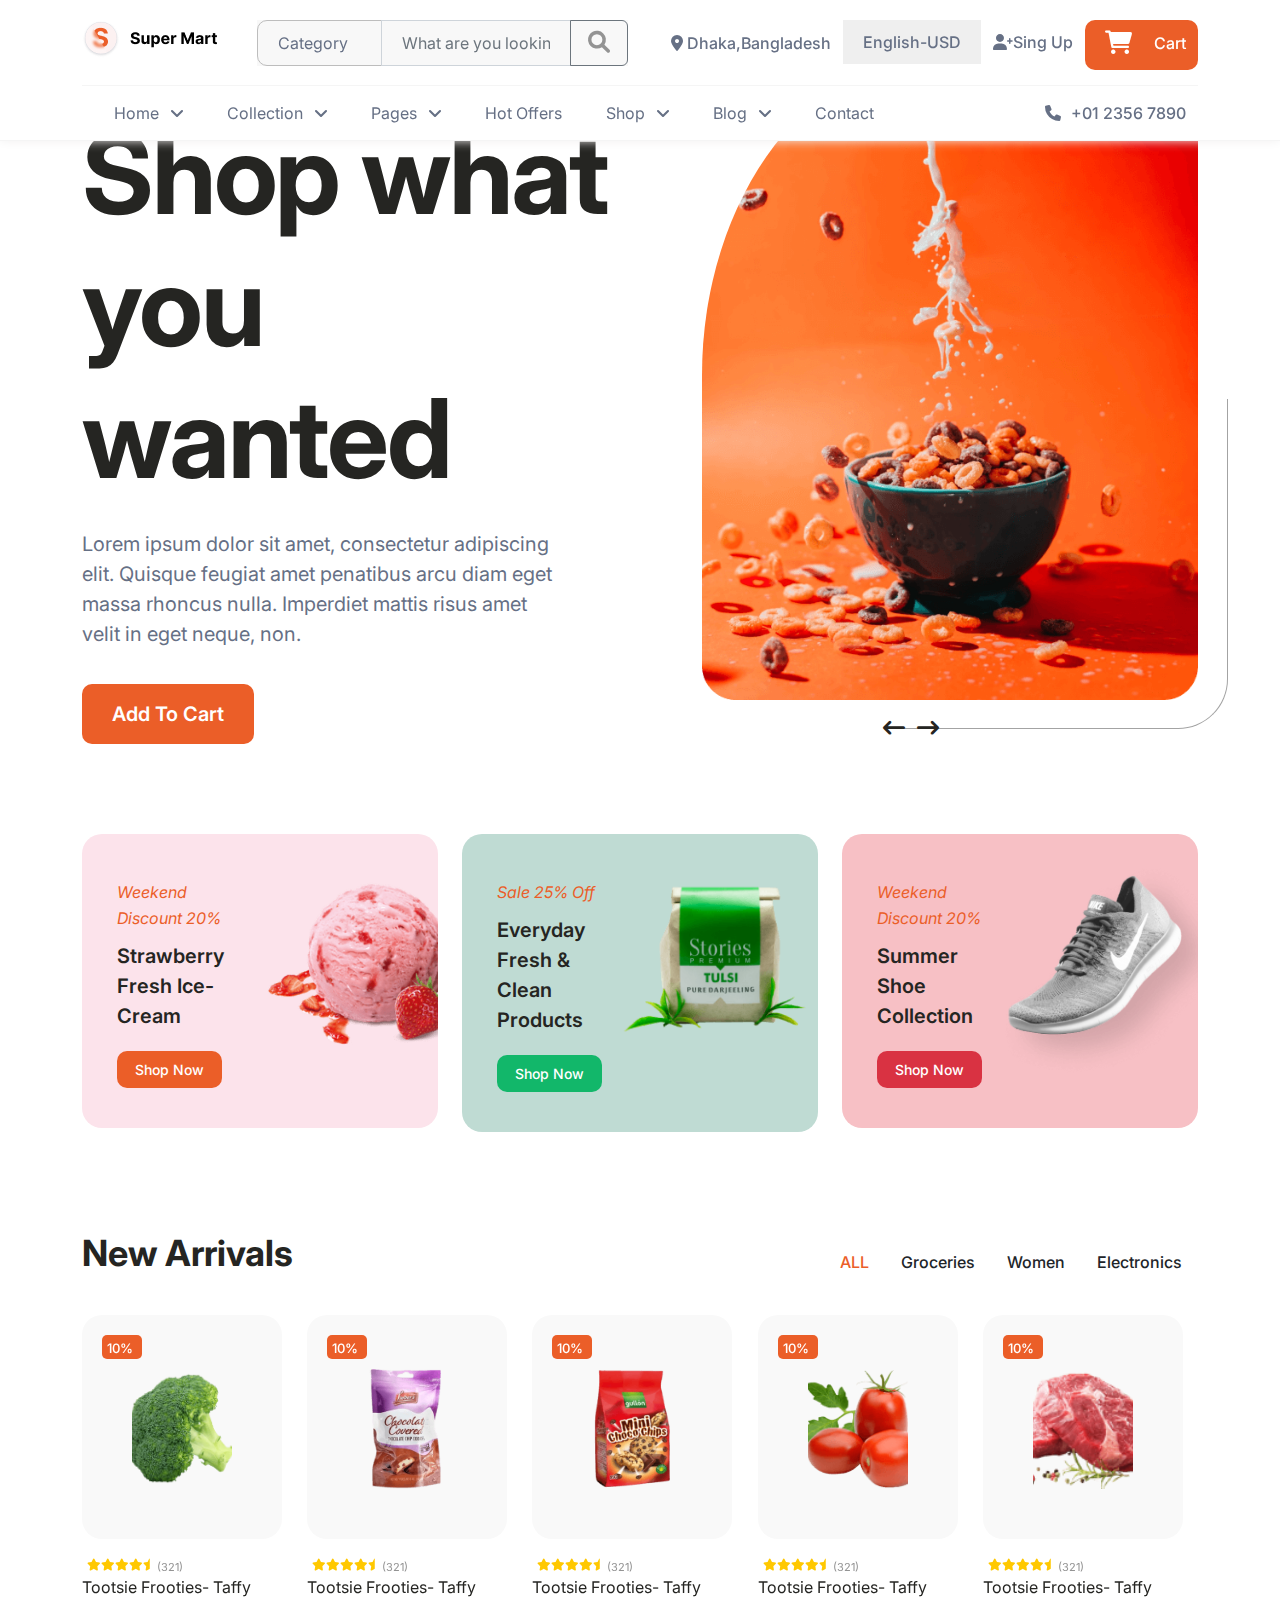
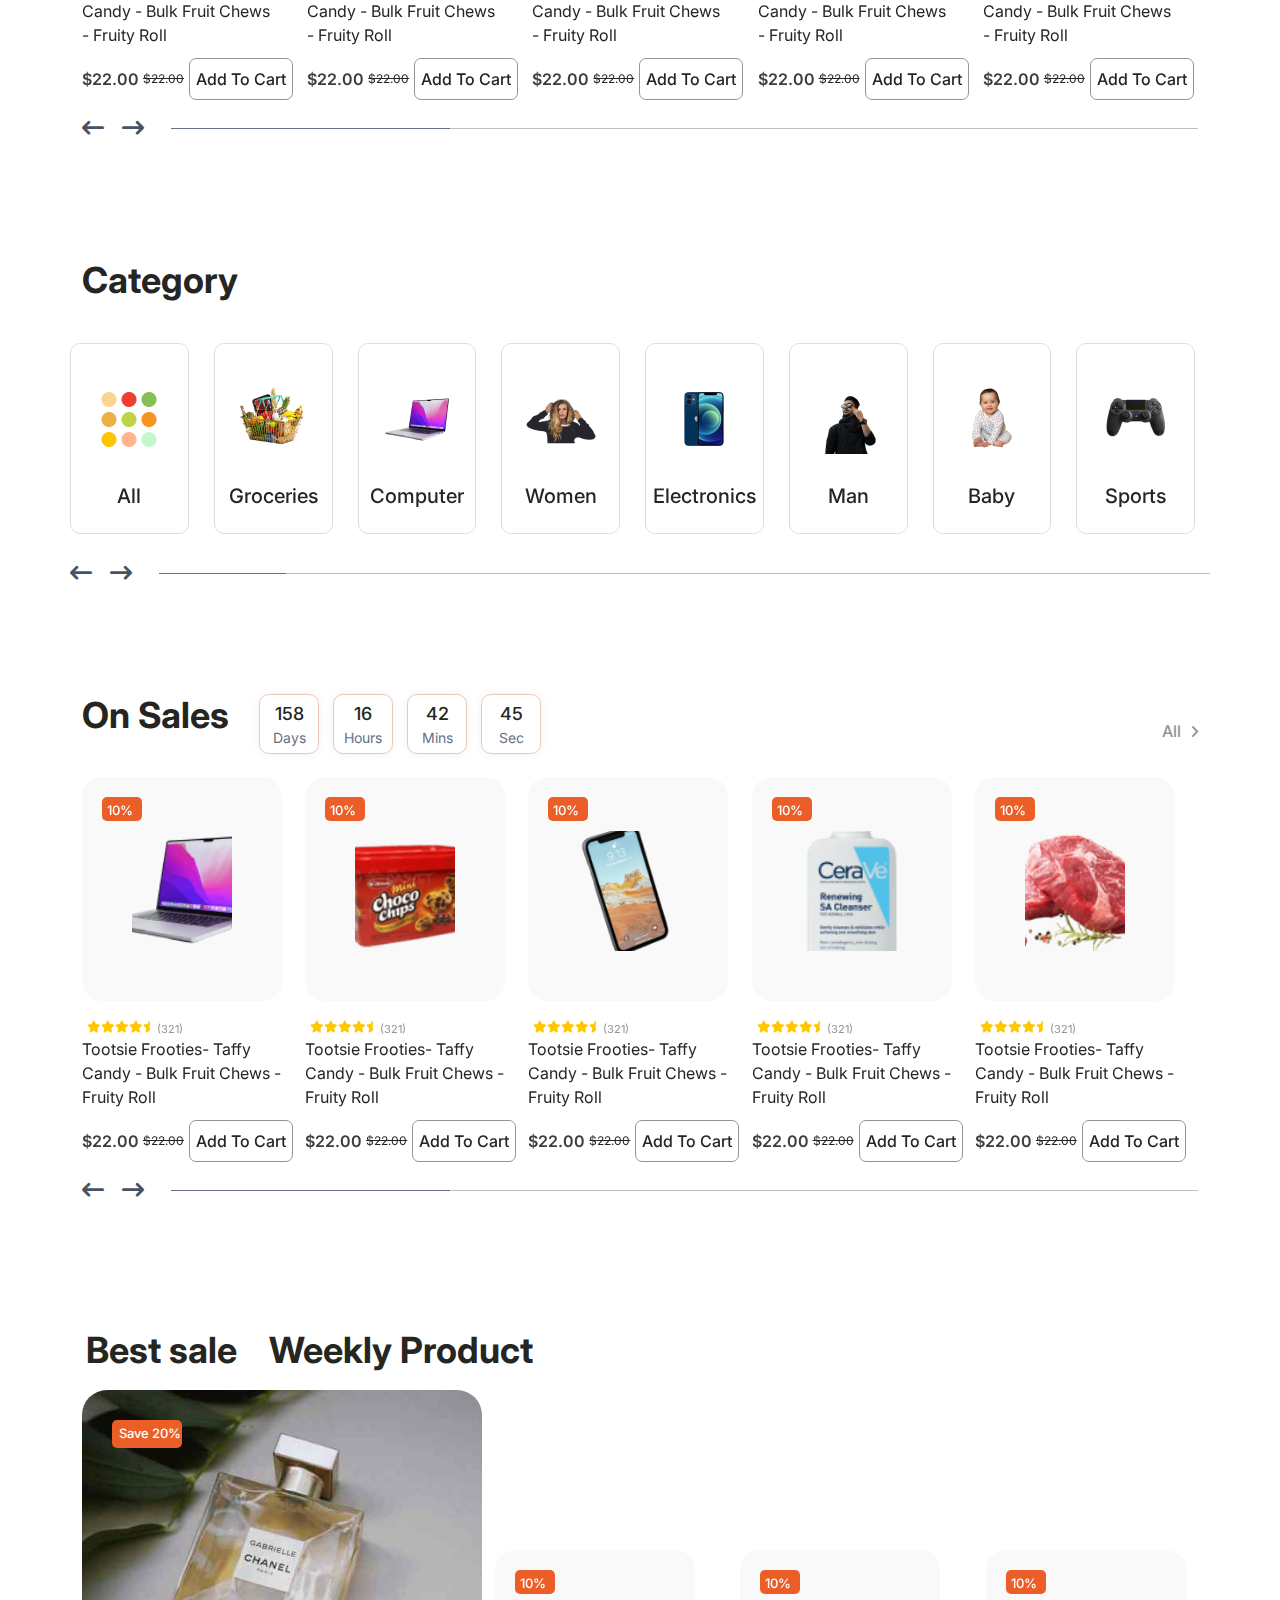
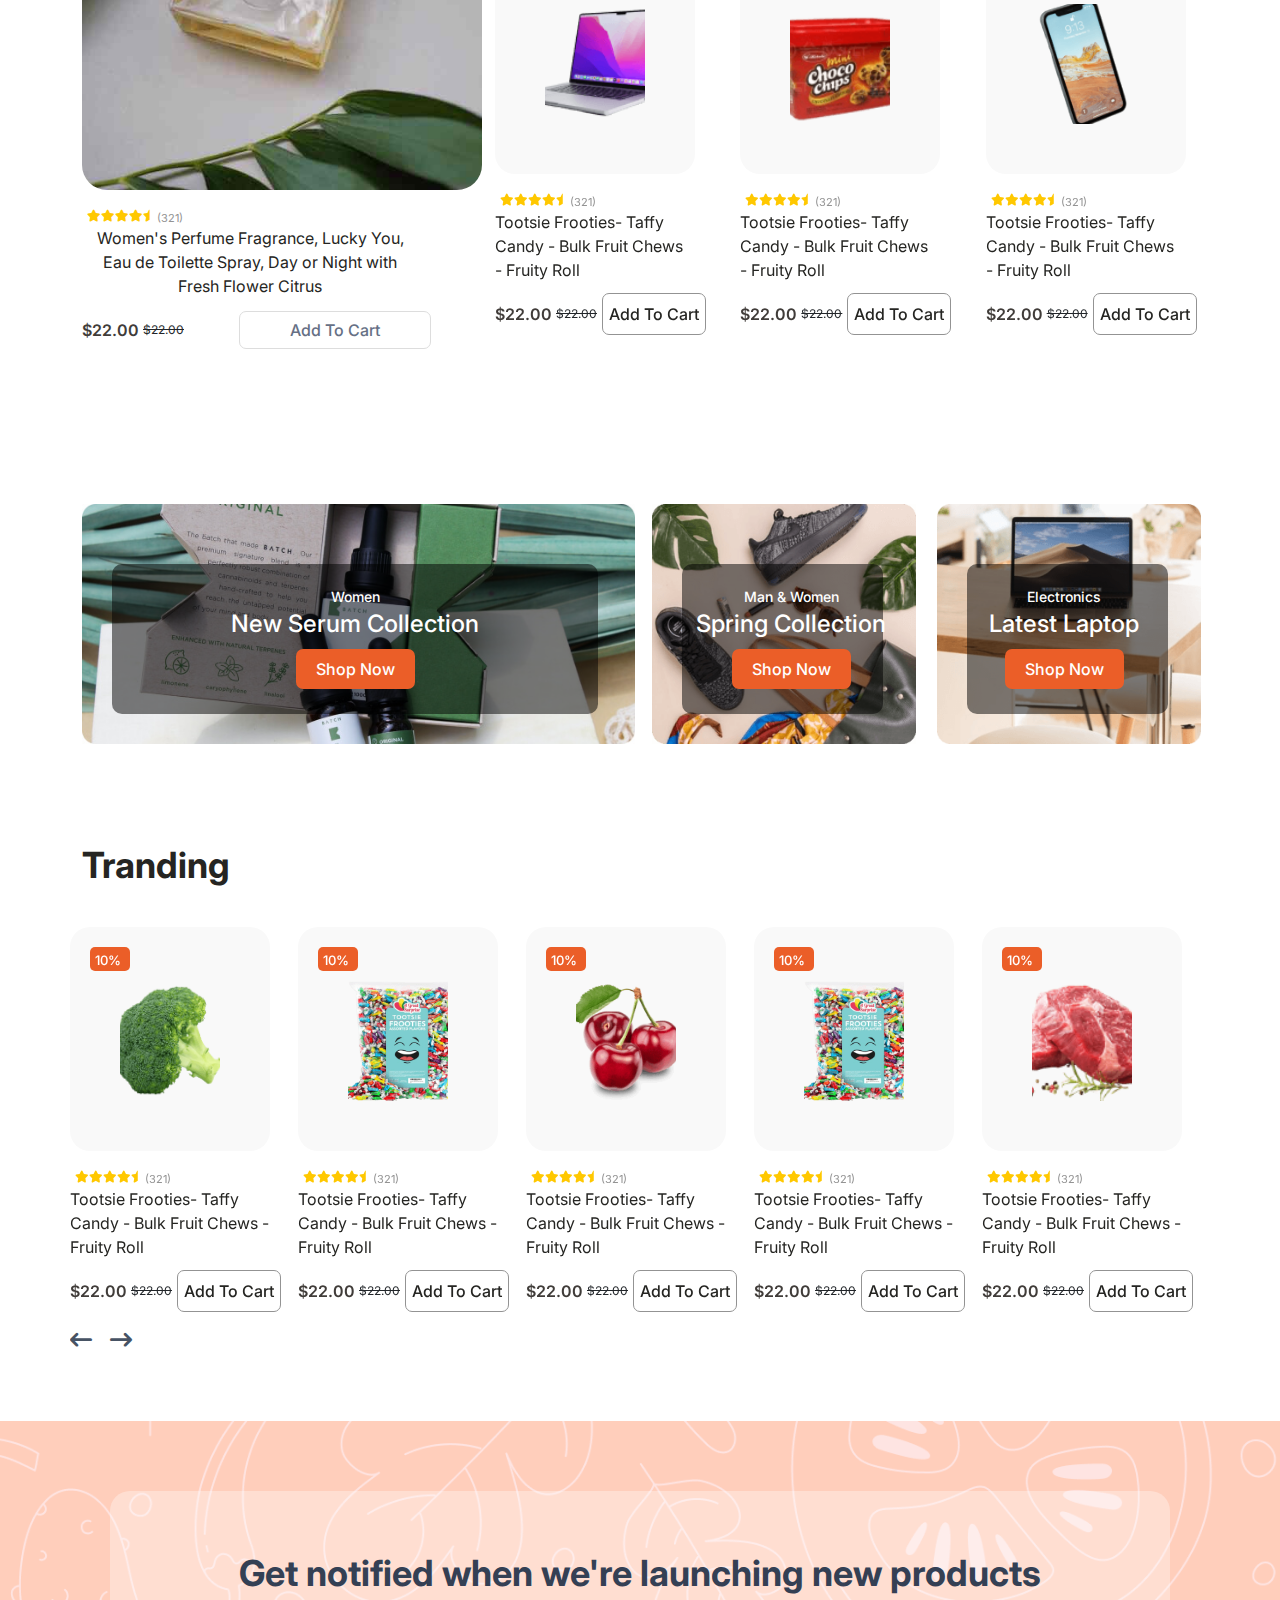
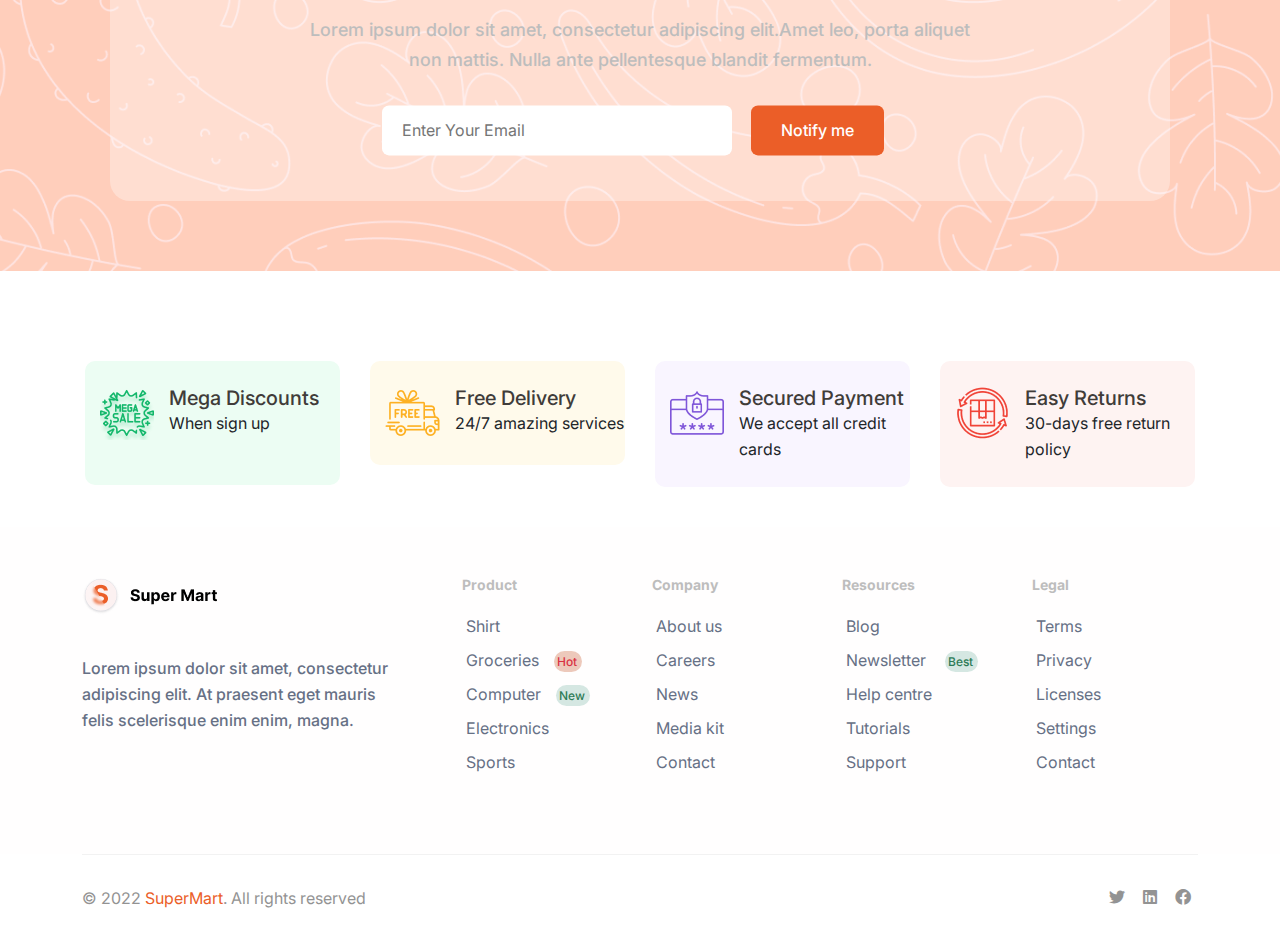
<file: index.html>
<!DOCTYPE html>
<html lang="en">

<head>
    <meta charset="UTF-8">
    <meta http-equiv="X-UA-Compatible" content="IE=edge">
    <meta name="viewport" content="width=device-width, initial-scale=1.0">
    <title>Super Mart</title>
    <link href="https://fonts.googleapis.com/css2?family=Inter:wght@400;500;700&family=Open+Sans&display=swap"
        rel="stylesheet">
    <link rel="stylesheet" href="css/fontawesome.min.css">
    <link rel="stylesheet" href="css/bootstrap.min.css">
    <link rel="stylesheet" href="css/swiper-bundle.min.css">
    <link rel="stylesheet" href="css/slick.css">
    <link rel="stylesheet" href="css/animate.css">
    <link rel="stylesheet" href="css/style.css">
    <link rel="stylesheet" href="css/responsive.css">
</head>
<body>
    <!-- header part start-->
    <header id="top_header ">
        <div class="header_fix">
            <div class="container">
                <div class="row">
                    <div class="col-md-6 col-6">
                        <div class="header_left d-flex">
                            <div class="logo">
                                <button class="menu_btn d-lg-none">
                                    <i class="fas fa-bars" data-bs-toggle="offcanvas" data-bs-target="#mobile_menu">
                                    </i></button>
                                <a href="#"><img src="images/logo.png" alt=""></a>
                            </div>
                            <div class="search_box d-none d-lg-block">
                                <div class="input-group">
                                    <!--<i class="fa-solid fa-angle-down"></i>-->
                                    <select name="" id="" style="-webkit-appearance: none;" class="header_left_value">
                                        <option value="">Category</option>
                                        <option value="">Groceries</option>
                                        <option value="">Computer</option>
                                        <option value="">Women</option>
                                        <option value="">Electronics</option>
                                        <option value="">Men</option>
                                        <option value="">Baby</option>
                                        <option value="">Sports</option>
                                    </select>

                                    <input type="text" class="form-control" placeholder="What are you looking for..."
                                        aria-label="Text input with 2 dropdown buttons">
                                    <button class="btn btn-outline-secondary">
                                        <i class="fas fa-search"></i>
                                    </button>
                                </div>
                            </div>
                        </div>

                    </div>
                    <div class="col-md-6 col-6">
                        <div class="header_right d-flex justify-content-end">
                            <p class="d-none d-xl-block d-flex"><i class="fas fa-location-dot"></i> Dhaka,Bangladesh
                            </p>
                            <div class="country_flags d-none d-md-block">
                                <div class="flags">
                                    <div class="input-group mb-3">
                                        <select name="" id="" style="-webkit-appearance: none;"
                                            class="header_left_value">
                                            <option value="">English-USD</option>
                                            <option value="">Bangla-BDT</option>
                                            <option value="">Franch-FRF</option>
                                            <option value="">India-RUPI</option>
                                            <option value="">Turkish-LIRA</option>
                                        </select>
                                    </div>
                                </div>
                            </div>
                            <a href="#"><i class="fas fa-user-plus"></i>Sing Up</a>

                            <button class="header_cart d-flex" data-bs-toggle="offcanvas"
                                data-bs-target="#header-offcanvasRight">
                                <i class="fa-solid fa-cart-shopping"></i>
                                <p>Cart</p>
                            </button>
                        </div>
                    </div>
                </div>
                <!-- dekstrop menu start-->
                <nav id="dekstrop_menu" class="navbar d-none d-lg-block">
                    <div class="container">
                        <div class="main_menu">
                            <ul>
                                <li class="dropdown_menu"><a href="#">Home<i class="fa-solid fa-angle-down"></i></a>
                                    <ul>
                                        <li><a href="index.html">Home-01</a></li>
                                        <li><a href="index.html">Home-02</a></li>
                                        <li><a href="index.html">Home-03</a></li>
                                        <li><a href="index.html">Home-04</a></li>
                                    </ul>
                                </li>

                                <li class="mega_menu"><a href="#">Collection<i class="fa-solid fa-angle-down"></i></a>
                                    <div class="megamenu_container">
                                        <h5>Groceries
                                            <ul>
                                                <li><a href="Collection.html"> <i class="fas fa-arrow-right"></i> Meat &
                                                        Seafood</a></li>
                                                <li><a href="Collection.html"> <i class="fas fa-arrow-right"></i>Forzen
                                                        Food</a></li>
                                                <li><a href="Collection.html"> <i
                                                            class="fas fa-arrow-right"></i>Beverage</a></li>
                                                <li><a href="Collection.html"> <i
                                                            class="fas fa-arrow-right"></i>Dairy</a></li>
                                                <li><a href="Collection.html"> <i
                                                            class="fas fa-arrow-right"></i>Beverage</a></li>
                                                <li><a href="Collection.html"> <i class="fas fa-arrow-right"></i>Bekery
                                                        & Bread</a></li>
                                                <li><a href="Collection.html"> <i class="fas fa-arrow-right"></i>Candy
                                                    </a></li>
                                                <li><a href="Collection.html"> <i
                                                            class="fas fa-arrow-right"></i>Beverage</a></li>
                                            </ul>
                                        </h5>
                                        <h5>Electronics
                                            <ul>
                                                <li><a href="Collection.html"> <i
                                                            class="fas fa-arrow-right"></i>Computer & Laptop</a></li>
                                                <li><a href="Collection.html"> <i
                                                            class="fas fa-arrow-right"></i>Camera</a></li>
                                                <li><a href="Collection.html"> <i
                                                            class="fas fa-arrow-right"></i>Headphone</a></li>
                                                <li><a href="Collection.html"> <i
                                                            class="fas fa-arrow-right"></i>Smartwatch</a></li>
                                                <li><a href="Collection.html"> <i class="fas fa-arrow-right"></i>Mobile
                                                        & Tablets</a></li>
                                                <li><a href="Collection.html"> <i
                                                            class="fas fa-arrow-right"></i>Television</a></li>
                                                <li><a href="Collection.html"> <i
                                                            class="fas fa-arrow-right"></i>Smartphone </a></li>
                                                <li><a href="Collection.html"> <i
                                                            class="fas fa-arrow-right"></i>Speakers</a></li>
                                            </ul>
                                        </h5>
                                        <h5>Women
                                            <ul>
                                                <li><a href="Collection.html"> <i
                                                            class="fas fa-arrow-right"></i>Jewelry</a></li>
                                                <li><a href="Collection.html"> <i
                                                            class="fas fa-arrow-right"></i>Athletic shoes</a></li>
                                                <li><a href="Collection.html"> <i
                                                            class="fas fa-arrow-right"></i>Jackets</a></li>
                                                <li><a href="Collection.html"> <i
                                                            class="fas fa-arrow-right"></i>Socks</a></li>
                                                <li><a href="Collection.html"> <i
                                                            class="fas fa-arrow-right"></i>Sleepwear</a></li>
                                                <li><a href="Collection.html"> <i
                                                            class="fas fa-arrow-right"></i>Dresses</a></li>
                                                <li><a href="Collection.html"> <i class="fas fa-arrow-right"></i>T-shirt
                                                    </a></li>
                                                <li><a href="Collection.html"> <i
                                                            class="fas fa-arrow-right"></i>Hats</a></li>
                                            </ul>
                                        </h5>
                                        <h5>Man
                                            <ul>
                                                <li><a href="Collection.html"> <i
                                                            class="fas fa-arrow-right"></i>Glasses</a></li>
                                                <li><a href="Collection.html"> <i
                                                            class="fas fa-arrow-right"></i>Socks</a></li>
                                                <li><a href="Collection.html"> <i
                                                            class="fas fa-arrow-right"></i>Hats</a></li>
                                                <li><a href="Collection.html"> <i
                                                            class="fas fa-arrow-right"></i>Athletic shoes</a></li>
                                                <li><a href="Collection.html"> <i
                                                            class="fas fa-arrow-right"></i>Jackets</a></li>
                                                <li><a href="Collection.html"> <i
                                                            class="fas fa-arrow-right"></i>Sleepwear</a></li>
                                                <li><a href="Collection.html"> <i
                                                            class="fas fa-arrow-right"></i>Dresses</a></li>
                                                <li><a href="Collection.html"> <i class="fas fa-arrow-right"></i>T-shirt
                                                    </a></li>
                                            </ul>
                                        </h5>
                                        <h5>Sports
                                            <ul>
                                                <li><a href="Collection.html"> <i class="fas fa-arrow-right"></i>Gaming
                                                        Edition</a></li>
                                                <li><a href="Collection.html"> <i class="fas fa-arrow-right"></i>Gaming
                                                        Headset</a></li>
                                                <li><a href="Collection.html"> <i class="fas fa-arrow-right"></i>Gaming
                                                        Mouse pad</a></li>
                                                <li><a href="Collection.html"> <i class="fas fa-arrow-right"></i>Gaming
                                                        Mouse</a></li>
                                                <li><a href="Collection.html"> <i class="fas fa-arrow-right"></i>Gaming
                                                        Glasses</a></li>
                                                <li><a href="Collection.html"> <i class="fas fa-arrow-right"></i>Gaming
                                                        keyboadr</a></li>
                                                <li><a href="Collection.html"> <i class="fas fa-arrow-right"></i>Gaming
                                                        Microphone</a></li>
                                                <li><a href="Collection.html"> <i
                                                            class="fas fa-arrow-right"></i>Controller Charger</a></li>
                                            </ul>
                                        </h5>
                                    </div>
                                </li>

                                <li class="dropdown_menu"><a href="#">Pages<i class="fa-solid fa-angle-down"></i></a>
                                    <ul>
                                        <li><a href="About.html">About</a></li>
                                        <li><a href="Privacy.html">Privacy Policy</a></li>
                                        <li><a href="Terms&Conditions.html">Terms & Conditions</a></li>
                                        <li><a href="#">Comming Soon</a></li>
                                        <li><a href="#">404</a></li>
                                    </ul>
                                </li>
                                <li><a href="#">Hot Offers</a></li>
                                <li class="dropdown_menu"><a href="#">Shop<i class="fa-solid fa-angle-down"></i></a>
                                    <ul>
                                        <li><a href="Shop.html">Shop</a></li>
                                        <li><a href="Shop_details.html">Shop Details</a></li>
                                        <li><a href="Shop.html">Shop Search</a></li>
                                        <li><a href="Shop.html">Shop Cart</a></li>
                                        <li><a href="Shop.html">Shop Cheakout</a></li>
                                        <li><a href="Shop.html">Order Tracker </a></li>
                                    </ul>
                                </li>
                                <li class="dropdown_menu"><a href="#">Blog<i class="fa-solid fa-angle-down"></i></a>
                                    <ul>
                                        <li><a href="Blog_List.html">Blog List</a></li>
                                        <li><a href="Blog_List.html">Blog grid</a></li>
                                        <li><a href="Blog_single.html">Blog Single</a></li>
                                    </ul>
                                </li>
                                <li><a href="Contact.html">Contact</a></li>
                            </ul>
                        </div>
                        <div class="main_contact d-none d-xl-block">
                            <a href="#+012356789tel"><i class="fa-solid fa-phone"></i>+01 2356 7890</a>
                        </div>
                    </div>
                </nav>
                <!-- dekstrop menu end-->
            </div>
        </div>
    </header>
    <!--=== header part start===-->

    <!--backtop button start-->
    <div class="backtop">
        <i class="fa-solid fa-arrow-up-long"></i>
    </div>
    <!--backtop button end-->

    <!--=== ofcanvas ===-->
    <div class="offcanvas offcanvas-end" tabindex="-1" id="header-offcanvasRight" aria-labelledby="offcanvasRightLabel">
        <div class="offcanvas-header">
            <h5 class="offcanvas-title cart_title" id="offcanvasRightLabel">Your Cart</h5>
            <button type="button" class="btn-close" data-bs-dismiss="offcanvas" aria-label="Close"></button>
        </div>
        <div class="offcanvas-body">
            <div class="container">
                <div class="row justify-content-between">
                    <div class="col-12 ">
                        <div class="cart_heading d-flex justify-content-between">
                            <h6>Product</h6>
                            <h6>Price</h6>

                        </div>
                        <div class="Cart_cont">
                            <div class="cart_items d-flex">
                                <div class="col-9">
                                    <div class="cart_left d-flex">
                                        <img src="images/cart-01.png" alt="">
                                        <div class="cart_text">
                                            <p> All Natural Italian Chicken Meatballs</p>
                                            <div class="cart_adj d-flex">
                                                <span><i class="fas fa-plus"></i>0<i
                                                        class="fa-solid fa-minus"></i></span>
                                                <h6>In Stock</h6>
                                            </div>
                                        </div>
                                    </div>
                                </div>
                                <div class="col-3">
                                    <div class="cart_right">
                                        <p>$24.00</p>
                                        <a href="#" class=" d-flex"><i class="fa-solid fa-trash-can"></i></i>Delete</a>
                                    </div>
                                </div>
                            </div>

                            <div class="cart_items d-flex">
                                <div class="col-9">
                                    <div class="cart_left d-flex">
                                        <img src="images/cart-02.png" alt="">
                                        <div class="cart_text">
                                            <p> All Natural Italian Chicken Meatballs</p>
                                            <div class="cart_adj d-flex">
                                                <span><i class="fas fa-plus"></i>0<i
                                                        class="fa-solid fa-minus"></i></span>
                                                <h6>In Stock</h6>
                                            </div>
                                        </div>
                                    </div>
                                </div>
                                <div class="col-3">
                                    <div class="cart_right">
                                        <p>$24.00</p>
                                        <a href="#" class=" d-flex"><i class="fa-solid fa-trash-can"></i></i>Delete</a>
                                    </div>
                                </div>
                            </div>

                            <div class="cart_items d-flex">
                                <div class="col-9">
                                    <div class="cart_left d-flex">
                                        <img src="images/cart-03.png" alt="">
                                        <div class="cart_text">
                                            <p> All Natural Italian Chicken Meatballs</p>
                                            <div class="cart_adj d-flex">
                                                <span><i class="fas fa-plus"></i>0<i
                                                        class="fa-solid fa-minus"></i></span>
                                                <h6>In Stock</h6>
                                            </div>
                                        </div>
                                    </div>
                                </div>
                                <div class="col-3">
                                    <div class="cart_right">
                                        <p>$24.00</p>
                                        <a href="#" class=" d-flex"><i class="fa-solid fa-trash-can"></i></i>Delete</a>
                                    </div>
                                </div>
                            </div>

                            <div class="cart_items d-flex">
                                <div class="col-9">
                                    <div class="cart_left d-flex">
                                        <img src="images/cart-04.png" alt="">
                                        <div class="cart_text">
                                            <p> All Natural Italian Chicken Meatballs</p>
                                            <div class="cart_adj d-flex">
                                                <span><i class="fas fa-plus"></i>0<i
                                                        class="fa-solid fa-minus"></i></span>
                                                <h6>In Stock</h6>
                                            </div>
                                        </div>
                                    </div>
                                </div>
                                <div class="col-3">
                                    <div class="cart_right">
                                        <p>$24.00</p>
                                        <a href="#" class=" d-flex"><i class="fa-solid fa-trash-can"></i></i>Delete</a>
                                    </div>
                                </div>
                            </div>
                        </div>
                        <div class="col-12">
                            <div class="shop_list d-flex justify-content-between">
                                <div class="list_left">
                                    <h6>Subtotal</h6>
                                    <h6>Shipping:</h6>
                                </div>
                                <div class="list_right">
                                    <p>$45.00</p>
                                    <p>$15.22</p>
                                </div>
                            </div>
                            <div class="total_prc d-flex justify-content-between">
                                <h5>Total (Incl. VAT)</h5>
                                <p>$60.22</p>
                            </div>

                            <div class="cart_btn d-flex justify-content-between">
                                <div class="cheak_btn">
                                    <a href="#">Go To Cheakout</a>
                                </div>
                                <div class="shop_btn">
                                    <a href="#">Continue Shopping</a>
                                </div>
                            </div>
                        </div>
                    </div>

                </div>
            </div>
        </div>
    </div>
    <!-- ofcanvas end-->

    <!-- mobile Mune start-->
    <div class="offcanvas offcanvas-start" tabindex="-1" id="mobile_menu" aria-labelledby="offcanvasExampleLabel">
        <div class="offcanvas-header">
            <div class="mobile_logo">
                <a href="#"><img src="images/logo.png" alt=""></a>
            </div>
            <button type="button" class="btn-close" data-bs-dismiss="offcanvas" aria-label="Close"></button>
        </div>
        <div class="offcanvas-body">
            <div class="search_box d-lg-none">
                <div class="input-group d-flex">
                    <input type="text" class="form-control" aria-label="Text input with 2 dropdown buttons">
                    <button class="btn btn-outline-secondary">
                        <i class="fas fa-search"></i>
                    </button>
                </div>
            </div>

            <div class="mobile_menu">
                <ul>
                    <li><a href="#">Home <i class="fas fa-angle-down"></i></a>
                        <ul class="mobile_dropdown_home">
                            <li><a href="#">Home-01</a></li>
                            <li><a href="#">Home-02</a></li>
                            <li><a href="#">Home-03</a></li>
                            <li><a href="#">Home-04</a></li>
                        </ul>
                    </li>

                    <li><a href="#">Collection <i class="fas fa-angle-down"></i></a>
                        <ul class="mobile_dropdown">
                            <li><a href="#">Groceries<i class="fas fa-angle-down"></i></a>
                                <ul class="mobile_mega">
                                    <li><a href="#">Meat & Seafood</a></li>
                                    <li><a href="#">Forzen Food</a></li>
                                    <li><a href="#">Beverage</a></li>
                                    <li><a href="#">Dairy</a></li>
                                    <li><a href="#">Beverage</a></li>
                                    <li><a href="#">Bekery & Bread</a></li>
                                    <li><a href="#">Candy </a></li>
                                    <li><a href="#">Beverage</a></li>
                                </ul>
                            </li>
                            <li><a href="#">Electronics<i class="fas fa-angle-down"></i></a>
                                <ul class="mobile_mega">
                                    <li><a href="#">Computer & Laptop</a></li>
                                    <li><a href="#">Camera</a></li>
                                    <li><a href="#">Headphone</a></li>
                                    <li><a href="#">Smartwatch</a></li>
                                    <li><a href="#">Mobile & Tablets</a></li>
                                    <li><a href="#">Television</a></li>
                                    <li><a href="#">Smartphone </a></li>
                                    <li><a href="#">Speakers</a></li>
                                </ul>
                            </li>
                            <li><a href="#">Women<i class="fas fa-angle-down"></i></a>
                                <ul class="mobile_mega">
                                    <li><a href="#">Jewelry</a></li>
                                    <li><a href="#">Athletic shoes</a></li>
                                    <li><a href="#">Jackets</a></li>
                                    <li><a href="#">Socks</a></li>
                                    <li><a href="#">Sleepwear</a></li>
                                    <li><a href="#">Dresses</a></li>
                                    <li><a href="#">T-shirt </a></li>
                                    <li><a href="#">Hats</a></li>
                                </ul>
                            </li>
                            <li><a href="#">Man<i class="fas fa-angle-down"></i></a>
                                <ul class="mobile_mega">
                                    <li><a href="#">Glasses</a></li>
                                    <li><a href="#">Socks</a></li>
                                    <li><a href="#">Hats</a></li>
                                    <li><a href="#">Athletic shoes</a></li>
                                    <li><a href="#">Jackets</a></li>
                                    <li><a href="#">Sleepwear</a></li>
                                    <li><a href="#">Dresses</a></li>
                                    <li><a href="#">T-shirt </a></li>
                                </ul>
                            </li>
                            <li><a href="#">Sports<i class="fas fa-angle-down"></i></a>
                                <ul class="mobile_mega">
                                    <li><a href="#">Gaming Edition</a></li>
                                    <li><a href="#">Gaming Headset</a></li>
                                    <li><a href="#">Gaming Mouse pad</a></li>
                                    <li><a href="#">Gaming Mouse</a></li>
                                    <li><a href="#">Gaming Glasses</a></li>
                                    <li><a href="#">Gaming keyboadr</a></li>
                                    <li><a href="#">Gaming Microphone</a></li>
                                    <li><a href="#">Controller Charger</a></li>
                                </ul>
                            </li>
                        </ul>
                    </li>

                    <li><a href="#">Pages <i class="fas fa-angle-down"></i></a>
                        <ul class="mobile_dropdown_page">
                            <li><a href="#">About</a></li>
                            <li><a href="#">Privacy Policy</a></li>
                            <li><a href="#">Terms & Conditions</a></li>
                            <li><a href="#">Comming Soon</a></li>
                            <li><a href="#">404</a></li>
                        </ul>
                    </li>

                    <li><a href="#">Hot Offers</a></li>

                    <li><a href="#">Shop <i class="fas fa-angle-down"></i></a>
                        <ul class="mobile_dropdown_shop">
                            <li><a href="#">Shop</a></li>
                            <li><a href="#">Shop Details</a></li>
                            <li><a href="#">Shop Search</a></li>
                            <li><a href="#">Shop Cart</a></li>
                            <li><a href="#">Shop Cheakout</a></li>
                            <li><a href="#">Order Tracker </a></li>
                        </ul>
                    </li>

                    <li><a href="#">Blog <i class="fas fa-angle-down"></i></a>
                        <ul class="mobile_dropdown_blog">
                            <li><a href="#">Blog List</a></li>
                            <li><a href="#">Blog grid</a></li>
                            <li><a href="#">Blog Single</a></li>
                        </ul>
                    </li>

                    <li><a href="#">Contact</a></li>
                </ul>
            </div>
        </div>
    </div>
    <!-- mobile Mune end-->

    <!--Hero part start-->
    <section id="hero">
        <div class="container">
            <div class="row justify-content-between align-items-center">
                <div class="col-lg-6 order-lg-2 col-12">
                    <div class="hero_border">
                        <div class="hero_slider swiper">
                            <div class="swiper-wrapper">
                                <div class="swiper-slide slide">
                                    <img src="images/banner-slider-01.png" alt="">
                                </div>
                                <div class="swiper-slide slide">
                                    <img src="images/banner-slider-02.png" alt="">
                                </div>
                                <div class="swiper-slide slide">
                                    <img src="images/banner-slider-01.png" alt="">
                                </div>
                                <div class="swiper-slide slide">
                                    <img src="images/banner-slider-02.png" alt="">
                                </div>
                                <div class="swiper-slide slide">
                                    <img src="images/banner-slider-01.png" alt="">
                                </div>
                            </div>

                            <div class="swiper_next">
                                <i class="fa-solid fa-arrow-right-long"></i>
                            </div>
                            <div class="swiper_prev">
                                <i class="fa-solid fa-arrow-left-long"></i>
                            </div>
                            <div class="slider_number"></div>
                        </div>
                    </div>
                </div>
                <div class="col-lg-6 order-lg-1">
                    <div class="hero_content">
                        <h4>One-stop for head to toe look</h4>
                        <h1>Shop what you wanted</h1>
                        <p>Lorem ipsum dolor sit amet, consectetur adipiscing elit.
                            Quisque feugiat amet penatibus arcu diam eget massa rhoncus nulla.
                            Imperdiet mattis risus amet velit in eget neque, non.</p>
                        <a href="#">Add To Cart</a>
                    </div>
                </div>

            </div>
        </div>
    </section>
    <!--Hero part end-->

    <!-- add part start-->
    <section id="add">
        <div class="container">
            <div class="col-12">
                <div class="row justify-content-center">
                    <div class="col-lg-4 col-md-8">
                        <div class="add_items item_one d-flex">
                            <div class="add_content">
                                <p>Weekend Discount 20%</p>
                                <h4>Strawberry Fresh Ice-Cream</h4>
                                <a href="#">Shop Now</a>
                            </div>
                            <div class="add_img">
                                <img src="images/ads-01.png" alt="">
                            </div>
                        </div>
                    </div>
                    <div class="col-lg-4 col-md-8">
                        <div class="add_items item_two d-flex">
                            <div class="add_content">
                                <p>Sale 25% Off</p>
                                <h4>Everyday Fresh & Clean Products</h4>
                                <a href="#">Shop Now</a>
                            </div>
                            <div class="add_img">
                                <img src="images/ads-02.png" alt="">
                            </div>
                        </div>
                    </div>
                    <div class="col-lg-4 col-md-8">
                        <div class="add_items item_three d-flex">
                            <div class="add_content">
                                <p>Weekend Discount 20%</p>
                                <h4>Summer Shoe Collection</h4>
                                <a href="#">Shop Now</a>
                            </div>
                            <div class="add_img">
                                <img src="images/ads-03.png" alt="">
                            </div>
                        </div>
                    </div>
                </div>
            </div>
        </div>
    </section>
    <!-- add part end-->

    <!-- new arrival start-->
    <section id="new_arrival">
        <div class="container">
            <div class="row">
                <div class="col-12 d-flex justify-content-between">
                    <div class="section_heading">
                        <h2>New Arrivals</h2>
                    </div>
                    <div class="arrival_tabs d-none d-sm-block">
                        <ul class="nav nav-tabs" id="myTab" role="tablist">
                            <li class="nav-item" role="presentation">
                                <button class="nav-link active" data-bs-toggle="tab" data-bs-target="#all"
                                    type="button">ALL</button>
                            </li>
                            <li class="nav-item" role="presentation">
                                <button class="nav-link" data-bs-toggle="tab" data-bs-target="#groceries"
                                    type="button">Groceries</button>
                            </li>
                            <li class="nav-item" role="presentation">
                                <button class="nav-link" data-bs-toggle="tab" data-bs-target="#Women" type="button">
                                    Women</button>
                            </li>
                            <li class="nav-item" role="presentation">
                                <button class="nav-link" data-bs-toggle="tab" data-bs-target="#Electronics"
                                    type="button">Electronics</button>
                            </li>
                        </ul>

                    </div>
                </div>
                <div class="tab-content" id="myTabContent">
                    <div class="tab-pane fade show active swiper projuct_slider" id="all" tabindex="0">
                        <div class="swiper-wrapper">
                            <div class="col-lg-3 pb-2 swiper-slide">
                                <div class="arrival_items">
                                    <div class="product">
                                        <div class="product_img">
                                            <div class="price_off">
                                                <p>10%</p>
                                            </div>
                                            <div class="overly">
                                                <ul>
                                                    <li><a href="#"><i class="fa-solid fa-heart"></i></a></li>
                                                    <li><a href="#" class="unic_icon"><i
                                                                class="fa-solid fa-eye"></i></a></li>
                                                    <li><a href="#"><i class="fa-solid fa-share"></i></a></li>
                                                </ul>
                                            </div>
                                            <img src="images/product-01.png" alt="">

                                        </div>
                                        <div class="product_icon d-flex">
                                            <i class="fas fa-star"></i>
                                            <i class="fas fa-star"></i>
                                            <i class="fas fa-star"></i>
                                            <i class="fas fa-star"></i>
                                            <i class="fas fa-star-half"></i>
                                            <p>(321)</p>
                                        </div>
                                        <div class="product_text">
                                            <p>Tootsie Frooties- Taffy Candy - Bulk Fruit Chews - Fruity Roll</p>
                                        </div>
                                        <div class="product_price d-flex">
                                            <span>$22.00</span>
                                            <strike>$22.00</strike>
                                            <div class="product_btn">
                                                <a href="#">Add To Cart</a>
                                            </div>
                                        </div>
                                    </div>
                                </div>
                            </div>
                            <div class="col-lg-3 pb-2 swiper-slide">
                                <div class="arrival_items">
                                    <div class="product">
                                        <div class="product_img">
                                            <div class="price_off">
                                                <p>10%</p>
                                            </div>
                                            <div class="overly">
                                                <ul>
                                                    <li><a href="#"><i class="fa-solid fa-heart"></i></a></li>
                                                    <li><a href="#" class="unic_icon"><i
                                                                class="fa-solid fa-eye"></i></a></li>
                                                    <li><a href="#"><i class="fa-solid fa-share"></i></a></li>
                                                </ul>
                                            </div>
                                            <img src="images/product-02.png" alt="">
                                        </div>
                                        <div class="product_icon d-flex">
                                            <i class="fas fa-star"></i>
                                            <i class="fas fa-star"></i>
                                            <i class="fas fa-star"></i>
                                            <i class="fas fa-star"></i>
                                            <i class="fas fa-star-half"></i>
                                            <p>(321)</p>
                                        </div>
                                        <div class="product_text">
                                            <p>Tootsie Frooties- Taffy Candy - Bulk Fruit Chews - Fruity Roll</p>
                                        </div>
                                        <div class="product_price d-flex">
                                            <span>$22.00</span>
                                            <strike>$22.00</strike>
                                            <div class="product_btn">
                                                <a href="#">Add To Cart</a>
                                            </div>
                                        </div>
                                    </div>
                                </div>
                            </div>
                            <div class="col-lg-3 pb-2 swiper-slide">
                                <div class="arrival_items">
                                    <div class="product">
                                        <div class="product_img">
                                            <div class="overly">
                                                <ul>
                                                    <li><a href="#"><i class="fa-solid fa-heart"></i></a></li>
                                                    <li><a href="#" class="unic_icon"><i
                                                                class="fa-solid fa-eye"></i></a></li>
                                                    <li><a href="#"><i class="fa-solid fa-share"></i></a></li>
                                                </ul>
                                            </div>
                                            <div class="price_off">
                                                <p>10%</p>
                                            </div>
                                            <img src="images/product-03.png" alt="">
                                        </div>
                                        <div class="product_icon d-flex">
                                            <i class="fas fa-star"></i>
                                            <i class="fas fa-star"></i>
                                            <i class="fas fa-star"></i>
                                            <i class="fas fa-star"></i>
                                            <i class="fas fa-star-half"></i>
                                            <p>(321)</p>
                                        </div>
                                        <div class="product_text">
                                            <p>Tootsie Frooties- Taffy Candy - Bulk Fruit Chews - Fruity Roll</p>
                                        </div>
                                        <div class="product_price d-flex">
                                            <span>$22.00</span>
                                            <strike>$22.00</strike>
                                            <div class="product_btn">
                                                <a href="#">Add To Cart</a>
                                            </div>
                                        </div>
                                    </div>
                                </div>
                            </div>
                            <div class="col-lg-3 pb-2 swiper-slide">
                                <div class="arrival_items">
                                    <div class="product">
                                        <div class="product_img">
                                            <div class="price_off">
                                                <p>10%</p>
                                            </div>
                                            <div class="overly">
                                                <ul>
                                                    <li><a href="#"><i class="fa-solid fa-heart"></i></a></li>
                                                    <li><a href="#" class="unic_icon"><i
                                                                class="fa-solid fa-eye"></i></a></li>
                                                    <li><a href="#"><i class="fa-solid fa-share"></i></a></li>
                                                </ul>
                                            </div>
                                            <img src="images/product-04.png" alt="">
                                        </div>
                                        <div class="product_icon d-flex">
                                            <i class="fas fa-star"></i>
                                            <i class="fas fa-star"></i>
                                            <i class="fas fa-star"></i>
                                            <i class="fas fa-star"></i>
                                            <i class="fas fa-star-half"></i>
                                            <p>(321)</p>
                                        </div>
                                        <div class="product_text">
                                            <p>Tootsie Frooties- Taffy Candy - Bulk Fruit Chews - Fruity Roll</p>
                                        </div>
                                        <div class="product_price d-flex">
                                            <span>$22.00</span>
                                            <strike>$22.00</strike>
                                            <div class="product_btn">
                                                <a href="#">Add To Cart</a>
                                            </div>
                                        </div>
                                    </div>
                                </div>
                            </div>
                            <div class="col-lg-3 pb-2 swiper-slide">
                                <div class="arrival_items">
                                    <div class="product">
                                        <div class="product_img">
                                            <div class="price_off">
                                                <p>10%</p>
                                            </div>
                                            <div class="overly">
                                                <ul>
                                                    <li><a href="#"><i class="fa-solid fa-heart"></i></a></li>
                                                    <li><a href="#" class="unic_icon"><i
                                                                class="fa-solid fa-eye"></i></a></li>
                                                    <li><a href="#"><i class="fa-solid fa-share"></i></a></li>
                                                </ul>
                                            </div>
                                            <img src="images/product-05.png" alt="">
                                        </div>
                                        <div class="product_icon d-flex">
                                            <i class="fas fa-star"></i>
                                            <i class="fas fa-star"></i>
                                            <i class="fas fa-star"></i>
                                            <i class="fas fa-star"></i>
                                            <i class="fas fa-star-half"></i>
                                            <p>(321)</p>
                                        </div>
                                        <div class="product_text">
                                            <p>Tootsie Frooties- Taffy Candy - Bulk Fruit Chews - Fruity Roll</p>
                                        </div>
                                        <div class="product_price d-flex">
                                            <span>$22.00</span>
                                            <strike>$22.00</strike>
                                            <div class="product_btn">
                                                <a href="#">Add To Cart</a>
                                            </div>
                                        </div>
                                    </div>
                                </div>
                            </div>
                            <div class="col-lg-3 pb-2 swiper-slide">
                                <div class="arrival_items">
                                    <div class="product">
                                        <div class="product_img">
                                            <div class="price_off">
                                                <p>10%</p>
                                            </div>
                                            <div class="overly">
                                                <ul>
                                                    <li><a href="#"><i class="fa-solid fa-heart"></i></a></li>
                                                    <li><a href="#" class="unic_icon"><i
                                                                class="fa-solid fa-eye"></i></a></li>
                                                    <li><a href="#"><i class="fa-solid fa-share"></i></a></li>
                                                </ul>
                                            </div>
                                            <img src="images/product-02.png" alt="">
                                        </div>
                                        <div class="product_icon d-flex">
                                            <i class="fas fa-star"></i>
                                            <i class="fas fa-star"></i>
                                            <i class="fas fa-star"></i>
                                            <i class="fas fa-star"></i>
                                            <i class="fas fa-star-half"></i>
                                            <p>(321)</p>
                                        </div>
                                        <div class="product_text">
                                            <p>Tootsie Frooties- Taffy Candy - Bulk Fruit Chews - Fruity Roll</p>
                                        </div>
                                        <div class="product_price d-flex">
                                            <span>$22.00</span>
                                            <strike>$22.00</strike>
                                            <div class="product_btn">
                                                <a href="#">Add To Cart</a>
                                            </div>
                                        </div>
                                    </div>
                                </div>
                            </div>
                            <div class="col-lg-3 pb-2 swiper-slide">
                                <div class="arrival_items">
                                    <div class="product">
                                        <div class="product_img">
                                            <div class="price_off">
                                                <p>10%</p>
                                            </div>
                                            <div class="overly">
                                                <ul>
                                                    <li><a href="#"><i class="fa-solid fa-heart"></i></a></li>
                                                    <li><a href="#" class="unic_icon"><i
                                                                class="fa-solid fa-eye"></i></a></li>
                                                    <li><a href="#"><i class="fa-solid fa-share"></i></a></li>
                                                </ul>
                                            </div>
                                            <img src="images/product-03.png" alt="">
                                        </div>
                                        <div class="product_icon d-flex">
                                            <i class="fas fa-star"></i>
                                            <i class="fas fa-star"></i>
                                            <i class="fas fa-star"></i>
                                            <i class="fas fa-star"></i>
                                            <i class="fas fa-star-half"></i>
                                            <p>(321)</p>
                                        </div>
                                        <div class="product_text">
                                            <p>Tootsie Frooties- Taffy Candy - Bulk Fruit Chews - Fruity Roll</p>
                                        </div>
                                        <div class="product_price d-flex">
                                            <span>$22.00</span>
                                            <strike>$22.00</strike>
                                            <div class="product_btn">
                                                <a href="#">Add To Cart</a>
                                            </div>
                                        </div>
                                    </div>
                                </div>
                            </div>
                            <div class="col-lg-3 pb-2 swiper-slide">
                                <div class="arrival_items">
                                    <div class="product">
                                        <div class="product_img">
                                            <div class="price_off">
                                                <p>10%</p>
                                            </div>
                                            <div class="overly">
                                                <ul>
                                                    <li><a href="#"><i class="fa-solid fa-heart"></i></a></li>
                                                    <li><a href="#" class="unic_icon"><i
                                                                class="fa-solid fa-eye"></i></a></li>
                                                    <li><a href="#"><i class="fa-solid fa-share"></i></a></li>
                                                </ul>
                                            </div>
                                            <img src="images/product-04.png" alt="">
                                        </div>
                                        <div class="product_icon d-flex">
                                            <i class="fas fa-star"></i>
                                            <i class="fas fa-star"></i>
                                            <i class="fas fa-star"></i>
                                            <i class="fas fa-star"></i>
                                            <i class="fas fa-star-half"></i>
                                            <p>(321)</p>
                                        </div>
                                        <div class="product_text">
                                            <p>Tootsie Frooties- Taffy Candy - Bulk Fruit Chews - Fruity Roll</p>
                                        </div>
                                        <div class="product_price d-flex">
                                            <span>$22.00</span>
                                            <strike>$22.00</strike>
                                            <div class="product_btn">
                                                <a href="#">Add To Cart</a>
                                            </div>
                                        </div>
                                    </div>
                                </div>
                            </div>
                        </div>
                        <div class="product_arrow">
                            <div class="product_next">
                                <i class="fa-solid fa-arrow-right-long"></i>
                            </div>
                            <div class="product_prev">
                                <i class="fa-solid fa-arrow-left-long"></i>
                            </div>
                        </div>
                    <div class="projuct_slider swiper-pagination"></div>
                    </div>
                    <div class="tab-pane fade show swiper projuct_slider" id="groceries" tabindex="0">
                        <div class="swiper-wrapper">
                            <div class="col-lg-3 pb-2 swiper-slide">
                                <div class="arrival_items">
                                    <div class="product">
                                        <div class="product_img">
                                            <div class="price_off">
                                                <p>10%</p>
                                            </div>
                                            <div class="overly">
                                                <ul>
                                                    <li><a href="#"><i class="fa-solid fa-heart"></i></a></li>
                                                    <li><a href="#" class="unic_icon"><i
                                                                class="fa-solid fa-eye"></i></a></li>
                                                    <li><a href="#"><i class="fa-solid fa-share"></i></a></li>
                                                </ul>
                                            </div>
                                            <img src="images/product-01.png" alt="">

                                        </div>
                                        <div class="product_icon d-flex">
                                            <i class="fas fa-star"></i>
                                            <i class="fas fa-star"></i>
                                            <i class="fas fa-star"></i>
                                            <i class="fas fa-star"></i>
                                            <i class="fas fa-star-half"></i>
                                            <p>(321)</p>
                                        </div>
                                        <div class="product_text">
                                            <p>Tootsie Frooties- Taffy Candy - Bulk Fruit Chews - Fruity Roll</p>
                                        </div>
                                        <div class="product_price d-flex">
                                            <span>$22.00</span>
                                            <strike>$22.00</strike>
                                            <div class="product_btn">
                                                <a href="#">Add To Cart</a>
                                            </div>
                                        </div>
                                    </div>
                                </div>
                            </div>
                            <div class="col-lg-3 pb-2 swiper-slide">
                                <div class="arrival_items">
                                    <div class="product">
                                        <div class="product_img">
                                            <div class="price_off">
                                                <p>10%</p>
                                            </div>
                                            <div class="overly">
                                                <ul>
                                                    <li><a href="#"><i class="fa-solid fa-heart"></i></a></li>
                                                    <li><a href="#" class="unic_icon"><i
                                                                class="fa-solid fa-eye"></i></a></li>
                                                    <li><a href="#"><i class="fa-solid fa-share"></i></a></li>
                                                </ul>
                                            </div>
                                            <img src="images/product-02.png" alt="">
                                        </div>
                                        <div class="product_icon d-flex">
                                            <i class="fas fa-star"></i>
                                            <i class="fas fa-star"></i>
                                            <i class="fas fa-star"></i>
                                            <i class="fas fa-star"></i>
                                            <i class="fas fa-star-half"></i>
                                            <p>(321)</p>
                                        </div>
                                        <div class="product_text">
                                            <p>Tootsie Frooties- Taffy Candy - Bulk Fruit Chews - Fruity Roll</p>
                                        </div>
                                        <div class="product_price d-flex">
                                            <span>$22.00</span>
                                            <strike>$22.00</strike>
                                            <div class="product_btn">
                                                <a href="#">Add To Cart</a>
                                            </div>
                                        </div>
                                    </div>
                                </div>
                            </div>
                            <div class="col-lg-3 pb-2 swiper-slide">
                                <div class="arrival_items">
                                    <div class="product">
                                        <div class="product_img">
                                            <div class="overly">
                                                <ul>
                                                    <li><a href="#"><i class="fa-solid fa-heart"></i></a></li>
                                                    <li><a href="#" class="unic_icon"><i
                                                                class="fa-solid fa-eye"></i></a></li>
                                                    <li><a href="#"><i class="fa-solid fa-share"></i></a></li>
                                                </ul>
                                            </div>
                                            <div class="price_off">
                                                <p>10%</p>
                                            </div>
                                            <img src="images/product-03.png" alt="">
                                        </div>
                                        <div class="product_icon d-flex">
                                            <i class="fas fa-star"></i>
                                            <i class="fas fa-star"></i>
                                            <i class="fas fa-star"></i>
                                            <i class="fas fa-star"></i>
                                            <i class="fas fa-star-half"></i>
                                            <p>(321)</p>
                                        </div>
                                        <div class="product_text">
                                            <p>Tootsie Frooties- Taffy Candy - Bulk Fruit Chews - Fruity Roll</p>
                                        </div>
                                        <div class="product_price d-flex">
                                            <span>$22.00</span>
                                            <strike>$22.00</strike>
                                            <div class="product_btn">
                                                <a href="#">Add To Cart</a>
                                            </div>
                                        </div>
                                    </div>
                                </div>
                            </div>
                            <div class="col-lg-3 pb-2 swiper-slide">
                                <div class="arrival_items">
                                    <div class="product">
                                        <div class="product_img">
                                            <div class="price_off">
                                                <p>10%</p>
                                            </div>
                                            <div class="overly">
                                                <ul>
                                                    <li><a href="#"><i class="fa-solid fa-heart"></i></a></li>
                                                    <li><a href="#" class="unic_icon"><i
                                                                class="fa-solid fa-eye"></i></a></li>
                                                    <li><a href="#"><i class="fa-solid fa-share"></i></a></li>
                                                </ul>
                                            </div>
                                            <img src="images/product-04.png" alt="">
                                        </div>
                                        <div class="product_icon d-flex">
                                            <i class="fas fa-star"></i>
                                            <i class="fas fa-star"></i>
                                            <i class="fas fa-star"></i>
                                            <i class="fas fa-star"></i>
                                            <i class="fas fa-star-half"></i>
                                            <p>(321)</p>
                                        </div>
                                        <div class="product_text">
                                            <p>Tootsie Frooties- Taffy Candy - Bulk Fruit Chews - Fruity Roll</p>
                                        </div>
                                        <div class="product_price d-flex">
                                            <span>$22.00</span>
                                            <strike>$22.00</strike>
                                            <div class="product_btn">
                                                <a href="#">Add To Cart</a>
                                            </div>
                                        </div>
                                    </div>
                                </div>
                            </div>
                            <div class="col-lg-3 pb-2 swiper-slide">
                                <div class="arrival_items">
                                    <div class="product">
                                        <div class="product_img">
                                            <div class="price_off">
                                                <p>10%</p>
                                            </div>
                                            <div class="overly">
                                                <ul>
                                                    <li><a href="#"><i class="fa-solid fa-heart"></i></a></li>
                                                    <li><a href="#" class="unic_icon"><i
                                                                class="fa-solid fa-eye"></i></a></li>
                                                    <li><a href="#"><i class="fa-solid fa-share"></i></a></li>
                                                </ul>
                                            </div>
                                            <img src="images/product-05.png" alt="">
                                        </div>
                                        <div class="product_icon d-flex">
                                            <i class="fas fa-star"></i>
                                            <i class="fas fa-star"></i>
                                            <i class="fas fa-star"></i>
                                            <i class="fas fa-star"></i>
                                            <i class="fas fa-star-half"></i>
                                            <p>(321)</p>
                                        </div>
                                        <div class="product_text">
                                            <p>Tootsie Frooties- Taffy Candy - Bulk Fruit Chews - Fruity Roll</p>
                                        </div>
                                        <div class="product_price d-flex">
                                            <span>$22.00</span>
                                            <strike>$22.00</strike>
                                            <div class="product_btn">
                                                <a href="#">Add To Cart</a>
                                            </div>
                                        </div>
                                    </div>
                                </div>
                            </div>
                            <div class="col-lg-3 pb-2 swiper-slide">
                                <div class="arrival_items">
                                    <div class="product">
                                        <div class="product_img">
                                            <div class="price_off">
                                                <p>10%</p>
                                            </div>
                                            <div class="overly">
                                                <ul>
                                                    <li><a href="#"><i class="fa-solid fa-heart"></i></a></li>
                                                    <li><a href="#" class="unic_icon"><i
                                                                class="fa-solid fa-eye"></i></a></li>
                                                    <li><a href="#"><i class="fa-solid fa-share"></i></a></li>
                                                </ul>
                                            </div>
                                            <img src="images/product-02.png" alt="">
                                        </div>
                                        <div class="product_icon d-flex">
                                            <i class="fas fa-star"></i>
                                            <i class="fas fa-star"></i>
                                            <i class="fas fa-star"></i>
                                            <i class="fas fa-star"></i>
                                            <i class="fas fa-star-half"></i>
                                            <p>(321)</p>
                                        </div>
                                        <div class="product_text">
                                            <p>Tootsie Frooties- Taffy Candy - Bulk Fruit Chews - Fruity Roll</p>
                                        </div>
                                        <div class="product_price d-flex">
                                            <span>$22.00</span>
                                            <strike>$22.00</strike>
                                            <div class="product_btn">
                                                <a href="#">Add To Cart</a>
                                            </div>
                                        </div>
                                    </div>
                                </div>
                            </div>
                            <div class="col-lg-3 pb-2 swiper-slide">
                                <div class="arrival_items">
                                    <div class="product">
                                        <div class="product_img">
                                            <div class="price_off">
                                                <p>10%</p>
                                            </div>
                                            <div class="overly">
                                                <ul>
                                                    <li><a href="#"><i class="fa-solid fa-heart"></i></a></li>
                                                    <li><a href="#" class="unic_icon"><i
                                                                class="fa-solid fa-eye"></i></a></li>
                                                    <li><a href="#"><i class="fa-solid fa-share"></i></a></li>
                                                </ul>
                                            </div>
                                            <img src="images/product-03.png" alt="">
                                        </div>
                                        <div class="product_icon d-flex">
                                            <i class="fas fa-star"></i>
                                            <i class="fas fa-star"></i>
                                            <i class="fas fa-star"></i>
                                            <i class="fas fa-star"></i>
                                            <i class="fas fa-star-half"></i>
                                            <p>(321)</p>
                                        </div>
                                        <div class="product_text">
                                            <p>Tootsie Frooties- Taffy Candy - Bulk Fruit Chews - Fruity Roll</p>
                                        </div>
                                        <div class="product_price d-flex">
                                            <span>$22.00</span>
                                            <strike>$22.00</strike>
                                            <div class="product_btn">
                                                <a href="#">Add To Cart</a>
                                            </div>
                                        </div>
                                    </div>
                                </div>
                            </div>
                            <div class="col-lg-3 pb-2 swiper-slide">
                                <div class="arrival_items">
                                    <div class="product">
                                        <div class="product_img">
                                            <div class="price_off">
                                                <p>10%</p>
                                            </div>
                                            <div class="overly">
                                                <ul>
                                                    <li><a href="#"><i class="fa-solid fa-heart"></i></a></li>
                                                    <li><a href="#" class="unic_icon"><i
                                                                class="fa-solid fa-eye"></i></a></li>
                                                    <li><a href="#"><i class="fa-solid fa-share"></i></a></li>
                                                </ul>
                                            </div>
                                            <img src="images/product-04.png" alt="">
                                        </div>
                                        <div class="product_icon d-flex">
                                            <i class="fas fa-star"></i>
                                            <i class="fas fa-star"></i>
                                            <i class="fas fa-star"></i>
                                            <i class="fas fa-star"></i>
                                            <i class="fas fa-star-half"></i>
                                            <p>(321)</p>
                                        </div>
                                        <div class="product_text">
                                            <p>Tootsie Frooties- Taffy Candy - Bulk Fruit Chews - Fruity Roll</p>
                                        </div>
                                        <div class="product_price d-flex">
                                            <span>$22.00</span>
                                            <strike>$22.00</strike>
                                            <div class="product_btn">
                                                <a href="#">Add To Cart</a>
                                            </div>
                                        </div>
                                    </div>
                                </div>
                            </div>
                            <div class="product_arrow">
                                <div class="product_next">
                                    <i class="fa-solid fa-arrow-right-long"></i>
                                </div>
                                <div class="product_prev">
                                    <i class="fa-solid fa-arrow-left-long"></i>
                                </div>
                            </div>
                            <div class="projuct_slider swiper-pagination"></div>

                        </div>
                    </div>
                    <div class="tab-pane fade show swiper projuct_slider" id="Women" tabindex="0">
                        <div class="swiper-wrapper">
                            <div class="col-lg-3 pb-2 swiper-slide">
                                <div class="arrival_items">
                                    <div class="product">
                                        <div class="product_img">
                                            <div class="price_off">
                                                <p>10%</p>
                                            </div>
                                            <div class="overly">
                                                <ul>
                                                    <li><a href="#"><i class="fa-solid fa-heart"></i></a></li>
                                                    <li><a href="#" class="unic_icon"><i
                                                                class="fa-solid fa-eye"></i></a></li>
                                                    <li><a href="#"><i class="fa-solid fa-share"></i></a></li>
                                                </ul>
                                            </div>
                                            <img src="images/product-01.png" alt="">

                                        </div>
                                        <div class="product_icon d-flex">
                                            <i class="fas fa-star"></i>
                                            <i class="fas fa-star"></i>
                                            <i class="fas fa-star"></i>
                                            <i class="fas fa-star"></i>
                                            <i class="fas fa-star-half"></i>
                                            <p>(321)</p>
                                        </div>
                                        <div class="product_text">
                                            <p>Tootsie Frooties- Taffy Candy - Bulk Fruit Chews - Fruity Roll</p>
                                        </div>
                                        <div class="product_price d-flex">
                                            <span>$22.00</span>
                                            <strike>$22.00</strike>
                                            <div class="product_btn">
                                                <a href="#">Add To Cart</a>
                                            </div>
                                        </div>
                                    </div>
                                </div>
                            </div>
                            <div class="col-lg-3 pb-2 swiper-slide">
                                <div class="arrival_items">
                                    <div class="product">
                                        <div class="product_img">
                                            <div class="price_off">
                                                <p>10%</p>
                                            </div>
                                            <div class="overly">
                                                <ul>
                                                    <li><a href="#"><i class="fa-solid fa-heart"></i></a></li>
                                                    <li><a href="#" class="unic_icon"><i
                                                                class="fa-solid fa-eye"></i></a></li>
                                                    <li><a href="#"><i class="fa-solid fa-share"></i></a></li>
                                                </ul>
                                            </div>
                                            <img src="images/product-02.png" alt="">
                                        </div>
                                        <div class="product_icon d-flex">
                                            <i class="fas fa-star"></i>
                                            <i class="fas fa-star"></i>
                                            <i class="fas fa-star"></i>
                                            <i class="fas fa-star"></i>
                                            <i class="fas fa-star-half"></i>
                                            <p>(321)</p>
                                        </div>
                                        <div class="product_text">
                                            <p>Tootsie Frooties- Taffy Candy - Bulk Fruit Chews - Fruity Roll</p>
                                        </div>
                                        <div class="product_price d-flex">
                                            <span>$22.00</span>
                                            <strike>$22.00</strike>
                                            <div class="product_btn">
                                                <a href="#">Add To Cart</a>
                                            </div>
                                        </div>
                                    </div>
                                </div>
                            </div>
                            <div class="col-lg-3 pb-2 swiper-slide">
                                <div class="arrival_items">
                                    <div class="product">
                                        <div class="product_img">
                                            <div class="overly">
                                                <ul>
                                                    <li><a href="#"><i class="fa-solid fa-heart"></i></a></li>
                                                    <li><a href="#" class="unic_icon"><i
                                                                class="fa-solid fa-eye"></i></a></li>
                                                    <li><a href="#"><i class="fa-solid fa-share"></i></a></li>
                                                </ul>
                                            </div>
                                            <div class="price_off">
                                                <p>10%</p>
                                            </div>
                                            <img src="images/product-03.png" alt="">
                                        </div>
                                        <div class="product_icon d-flex">
                                            <i class="fas fa-star"></i>
                                            <i class="fas fa-star"></i>
                                            <i class="fas fa-star"></i>
                                            <i class="fas fa-star"></i>
                                            <i class="fas fa-star-half"></i>
                                            <p>(321)</p>
                                        </div>
                                        <div class="product_text">
                                            <p>Tootsie Frooties- Taffy Candy - Bulk Fruit Chews - Fruity Roll</p>
                                        </div>
                                        <div class="product_price d-flex">
                                            <span>$22.00</span>
                                            <strike>$22.00</strike>
                                            <div class="product_btn">
                                                <a href="#">Add To Cart</a>
                                            </div>
                                        </div>
                                    </div>
                                </div>
                            </div>
                            <div class="col-lg-3 pb-2 swiper-slide">
                                <div class="arrival_items">
                                    <div class="product">
                                        <div class="product_img">
                                            <div class="price_off">
                                                <p>10%</p>
                                            </div>
                                            <div class="overly">
                                                <ul>
                                                    <li><a href="#"><i class="fa-solid fa-heart"></i></a></li>
                                                    <li><a href="#" class="unic_icon"><i
                                                                class="fa-solid fa-eye"></i></a></li>
                                                    <li><a href="#"><i class="fa-solid fa-share"></i></a></li>
                                                </ul>
                                            </div>
                                            <img src="images/product-04.png" alt="">
                                        </div>
                                        <div class="product_icon d-flex">
                                            <i class="fas fa-star"></i>
                                            <i class="fas fa-star"></i>
                                            <i class="fas fa-star"></i>
                                            <i class="fas fa-star"></i>
                                            <i class="fas fa-star-half"></i>
                                            <p>(321)</p>
                                        </div>
                                        <div class="product_text">
                                            <p>Tootsie Frooties- Taffy Candy - Bulk Fruit Chews - Fruity Roll</p>
                                        </div>
                                        <div class="product_price d-flex">
                                            <span>$22.00</span>
                                            <strike>$22.00</strike>
                                            <div class="product_btn">
                                                <a href="#">Add To Cart</a>
                                            </div>
                                        </div>
                                    </div>
                                </div>
                            </div>
                            <div class="col-lg-3 pb-2 swiper-slide">
                                <div class="arrival_items">
                                    <div class="product">
                                        <div class="product_img">
                                            <div class="price_off">
                                                <p>10%</p>
                                            </div>
                                            <div class="overly">
                                                <ul>
                                                    <li><a href="#"><i class="fa-solid fa-heart"></i></a></li>
                                                    <li><a href="#" class="unic_icon"><i
                                                                class="fa-solid fa-eye"></i></a></li>
                                                    <li><a href="#"><i class="fa-solid fa-share"></i></a></li>
                                                </ul>
                                            </div>
                                            <img src="images/product-05.png" alt="">
                                        </div>
                                        <div class="product_icon d-flex">
                                            <i class="fas fa-star"></i>
                                            <i class="fas fa-star"></i>
                                            <i class="fas fa-star"></i>
                                            <i class="fas fa-star"></i>
                                            <i class="fas fa-star-half"></i>
                                            <p>(321)</p>
                                        </div>
                                        <div class="product_text">
                                            <p>Tootsie Frooties- Taffy Candy - Bulk Fruit Chews - Fruity Roll</p>
                                        </div>
                                        <div class="product_price d-flex">
                                            <span>$22.00</span>
                                            <strike>$22.00</strike>
                                            <div class="product_btn">
                                                <a href="#">Add To Cart</a>
                                            </div>
                                        </div>
                                    </div>
                                </div>
                            </div>
                            <div class="col-lg-3 pb-2 swiper-slide">
                                <div class="arrival_items">
                                    <div class="product">
                                        <div class="product_img">
                                            <div class="price_off">
                                                <p>10%</p>
                                            </div>
                                            <div class="overly">
                                                <ul>
                                                    <li><a href="#"><i class="fa-solid fa-heart"></i></a></li>
                                                    <li><a href="#" class="unic_icon"><i
                                                                class="fa-solid fa-eye"></i></a></li>
                                                    <li><a href="#"><i class="fa-solid fa-share"></i></a></li>
                                                </ul>
                                            </div>
                                            <img src="images/product-02.png" alt="">
                                        </div>
                                        <div class="product_icon d-flex">
                                            <i class="fas fa-star"></i>
                                            <i class="fas fa-star"></i>
                                            <i class="fas fa-star"></i>
                                            <i class="fas fa-star"></i>
                                            <i class="fas fa-star-half"></i>
                                            <p>(321)</p>
                                        </div>
                                        <div class="product_text">
                                            <p>Tootsie Frooties- Taffy Candy - Bulk Fruit Chews - Fruity Roll</p>
                                        </div>
                                        <div class="product_price d-flex">
                                            <span>$22.00</span>
                                            <strike>$22.00</strike>
                                            <div class="product_btn">
                                                <a href="#">Add To Cart</a>
                                            </div>
                                        </div>
                                    </div>
                                </div>
                            </div>
                            <div class="col-lg-3 pb-2 swiper-slide">
                                <div class="arrival_items">
                                    <div class="product">
                                        <div class="product_img">
                                            <div class="price_off">
                                                <p>10%</p>
                                            </div>
                                            <div class="overly">
                                                <ul>
                                                    <li><a href="#"><i class="fa-solid fa-heart"></i></a></li>
                                                    <li><a href="#" class="unic_icon"><i
                                                                class="fa-solid fa-eye"></i></a></li>
                                                    <li><a href="#"><i class="fa-solid fa-share"></i></a></li>
                                                </ul>
                                            </div>
                                            <img src="images/product-03.png" alt="">
                                        </div>
                                        <div class="product_icon d-flex">
                                            <i class="fas fa-star"></i>
                                            <i class="fas fa-star"></i>
                                            <i class="fas fa-star"></i>
                                            <i class="fas fa-star"></i>
                                            <i class="fas fa-star-half"></i>
                                            <p>(321)</p>
                                        </div>
                                        <div class="product_text">
                                            <p>Tootsie Frooties- Taffy Candy - Bulk Fruit Chews - Fruity Roll</p>
                                        </div>
                                        <div class="product_price d-flex">
                                            <span>$22.00</span>
                                            <strike>$22.00</strike>
                                            <div class="product_btn">
                                                <a href="#">Add To Cart</a>
                                            </div>
                                        </div>
                                    </div>
                                </div>
                            </div>
                            <div class="col-lg-3 pb-2 swiper-slide">
                                <div class="arrival_items">
                                    <div class="product">
                                        <div class="product_img">
                                            <div class="price_off">
                                                <p>10%</p>
                                            </div>
                                            <div class="overly">
                                                <ul>
                                                    <li><a href="#"><i class="fa-solid fa-heart"></i></a></li>
                                                    <li><a href="#" class="unic_icon"><i
                                                                class="fa-solid fa-eye"></i></a></li>
                                                    <li><a href="#"><i class="fa-solid fa-share"></i></a></li>
                                                </ul>
                                            </div>
                                            <img src="images/product-04.png" alt="">
                                        </div>
                                        <div class="product_icon d-flex">
                                            <i class="fas fa-star"></i>
                                            <i class="fas fa-star"></i>
                                            <i class="fas fa-star"></i>
                                            <i class="fas fa-star"></i>
                                            <i class="fas fa-star-half"></i>
                                            <p>(321)</p>
                                        </div>
                                        <div class="product_text">
                                            <p>Tootsie Frooties- Taffy Candy - Bulk Fruit Chews - Fruity Roll</p>
                                        </div>
                                        <div class="product_price d-flex">
                                            <span>$22.00</span>
                                            <strike>$22.00</strike>
                                            <div class="product_btn">
                                                <a href="#">Add To Cart</a>
                                            </div>
                                        </div>
                                    </div>
                                </div>
                            </div>
                            <div class="product_arrow">
                                <div class="product_next">
                                    <i class="fa-solid fa-arrow-right-long"></i>
                                </div>
                                <div class="product_prev">
                                    <i class="fa-solid fa-arrow-left-long"></i>
                                </div>
                            </div>
                            <div class="projuct_slider swiper-pagination"></div>
                        </div>
                    </div>
                    <div class="tab-pane fade show swiper projuct_slider" id="Electronics" tabindex="0">
                        <div class="swiper-wrapper">
                            <div class="col-lg-3 pb-2 swiper-slide">
                                <div class="arrival_items">
                                    <div class="product">
                                        <div class="product_img">
                                            <div class="price_off">
                                                <p>10%</p>
                                            </div>
                                            <div class="overly">
                                                <ul>
                                                    <li><a href="#"><i class="fa-solid fa-heart"></i></a></li>
                                                    <li><a href="#" class="unic_icon"><i
                                                                class="fa-solid fa-eye"></i></a></li>
                                                    <li><a href="#"><i class="fa-solid fa-share"></i></a></li>
                                                </ul>
                                            </div>
                                            <img src="images/product-01.png" alt="">

                                        </div>
                                        <div class="product_icon d-flex">
                                            <i class="fas fa-star"></i>
                                            <i class="fas fa-star"></i>
                                            <i class="fas fa-star"></i>
                                            <i class="fas fa-star"></i>
                                            <i class="fas fa-star-half"></i>
                                            <p>(321)</p>
                                        </div>
                                        <div class="product_text">
                                            <p>Tootsie Frooties- Taffy Candy - Bulk Fruit Chews - Fruity Roll</p>
                                        </div>
                                        <div class="product_price d-flex">
                                            <span>$22.00</span>
                                            <strike>$22.00</strike>
                                            <div class="product_btn">
                                                <a href="#">Add To Cart</a>
                                            </div>
                                        </div>
                                    </div>
                                </div>
                            </div>
                            <div class="col-lg-3 pb-2 swiper-slide">
                                <div class="arrival_items">
                                    <div class="product">
                                        <div class="product_img">
                                            <div class="price_off">
                                                <p>10%</p>
                                            </div>
                                            <div class="overly">
                                                <ul>
                                                    <li><a href="#"><i class="fa-solid fa-heart"></i></a></li>
                                                    <li><a href="#" class="unic_icon"><i
                                                                class="fa-solid fa-eye"></i></a></li>
                                                    <li><a href="#"><i class="fa-solid fa-share"></i></a></li>
                                                </ul>
                                            </div>
                                            <img src="images/product-02.png" alt="">
                                        </div>
                                        <div class="product_icon d-flex">
                                            <i class="fas fa-star"></i>
                                            <i class="fas fa-star"></i>
                                            <i class="fas fa-star"></i>
                                            <i class="fas fa-star"></i>
                                            <i class="fas fa-star-half"></i>
                                            <p>(321)</p>
                                        </div>
                                        <div class="product_text">
                                            <p>Tootsie Frooties- Taffy Candy - Bulk Fruit Chews - Fruity Roll</p>
                                        </div>
                                        <div class="product_price d-flex">
                                            <span>$22.00</span>
                                            <strike>$22.00</strike>
                                            <div class="product_btn">
                                                <a href="#">Add To Cart</a>
                                            </div>
                                        </div>
                                    </div>
                                </div>
                            </div>
                            <div class="col-lg-3 pb-2 swiper-slide">
                                <div class="arrival_items">
                                    <div class="product">
                                        <div class="product_img">
                                            <div class="overly">
                                                <ul>
                                                    <li><a href="#"><i class="fa-solid fa-heart"></i></a></li>
                                                    <li><a href="#" class="unic_icon"><i
                                                                class="fa-solid fa-eye"></i></a></li>
                                                    <li><a href="#"><i class="fa-solid fa-share"></i></a></li>
                                                </ul>
                                            </div>
                                            <div class="price_off">
                                                <p>10%</p>
                                            </div>
                                            <img src="images/product-03.png" alt="">
                                        </div>
                                        <div class="product_icon d-flex">
                                            <i class="fas fa-star"></i>
                                            <i class="fas fa-star"></i>
                                            <i class="fas fa-star"></i>
                                            <i class="fas fa-star"></i>
                                            <i class="fas fa-star-half"></i>
                                            <p>(321)</p>
                                        </div>
                                        <div class="product_text">
                                            <p>Tootsie Frooties- Taffy Candy - Bulk Fruit Chews - Fruity Roll</p>
                                        </div>
                                        <div class="product_price d-flex">
                                            <span>$22.00</span>
                                            <strike>$22.00</strike>
                                            <div class="product_btn">
                                                <a href="#">Add To Cart</a>
                                            </div>
                                        </div>
                                    </div>
                                </div>
                            </div>
                            <div class="col-lg-3 pb-2 swiper-slide">
                                <div class="arrival_items">
                                    <div class="product">
                                        <div class="product_img">
                                            <div class="price_off">
                                                <p>10%</p>
                                            </div>
                                            <div class="overly">
                                                <ul>
                                                    <li><a href="#"><i class="fa-solid fa-heart"></i></a></li>
                                                    <li><a href="#" class="unic_icon"><i
                                                                class="fa-solid fa-eye"></i></a></li>
                                                    <li><a href="#"><i class="fa-solid fa-share"></i></a></li>
                                                </ul>
                                            </div>
                                            <img src="images/product-04.png" alt="">
                                        </div>
                                        <div class="product_icon d-flex">
                                            <i class="fas fa-star"></i>
                                            <i class="fas fa-star"></i>
                                            <i class="fas fa-star"></i>
                                            <i class="fas fa-star"></i>
                                            <i class="fas fa-star-half"></i>
                                            <p>(321)</p>
                                        </div>
                                        <div class="product_text">
                                            <p>Tootsie Frooties- Taffy Candy - Bulk Fruit Chews - Fruity Roll</p>
                                        </div>
                                        <div class="product_price d-flex">
                                            <span>$22.00</span>
                                            <strike>$22.00</strike>
                                            <div class="product_btn">
                                                <a href="#">Add To Cart</a>
                                            </div>
                                        </div>
                                    </div>
                                </div>
                            </div>
                            <div class="col-lg-3 pb-2 swiper-slide">
                                <div class="arrival_items">
                                    <div class="product">
                                        <div class="product_img">
                                            <div class="price_off">
                                                <p>10%</p>
                                            </div>
                                            <div class="overly">
                                                <ul>
                                                    <li><a href="#"><i class="fa-solid fa-heart"></i></a></li>
                                                    <li><a href="#" class="unic_icon"><i
                                                                class="fa-solid fa-eye"></i></a></li>
                                                    <li><a href="#"><i class="fa-solid fa-share"></i></a></li>
                                                </ul>
                                            </div>
                                            <img src="images/product-05.png" alt="">
                                        </div>
                                        <div class="product_icon d-flex">
                                            <i class="fas fa-star"></i>
                                            <i class="fas fa-star"></i>
                                            <i class="fas fa-star"></i>
                                            <i class="fas fa-star"></i>
                                            <i class="fas fa-star-half"></i>
                                            <p>(321)</p>
                                        </div>
                                        <div class="product_text">
                                            <p>Tootsie Frooties- Taffy Candy - Bulk Fruit Chews - Fruity Roll</p>
                                        </div>
                                        <div class="product_price d-flex">
                                            <span>$22.00</span>
                                            <strike>$22.00</strike>
                                            <div class="product_btn">
                                                <a href="#">Add To Cart</a>
                                            </div>
                                        </div>
                                    </div>
                                </div>
                            </div>
                            <div class="col-lg-3 pb-2 swiper-slide">
                                <div class="arrival_items">
                                    <div class="product">
                                        <div class="product_img">
                                            <div class="price_off">
                                                <p>10%</p>
                                            </div>
                                            <div class="overly">
                                                <ul>
                                                    <li><a href="#"><i class="fa-solid fa-heart"></i></a></li>
                                                    <li><a href="#" class="unic_icon"><i
                                                                class="fa-solid fa-eye"></i></a></li>
                                                    <li><a href="#"><i class="fa-solid fa-share"></i></a></li>
                                                </ul>
                                            </div>
                                            <img src="images/product-02.png" alt="">
                                        </div>
                                        <div class="product_icon d-flex">
                                            <i class="fas fa-star"></i>
                                            <i class="fas fa-star"></i>
                                            <i class="fas fa-star"></i>
                                            <i class="fas fa-star"></i>
                                            <i class="fas fa-star-half"></i>
                                            <p>(321)</p>
                                        </div>
                                        <div class="product_text">
                                            <p>Tootsie Frooties- Taffy Candy - Bulk Fruit Chews - Fruity Roll</p>
                                        </div>
                                        <div class="product_price d-flex">
                                            <span>$22.00</span>
                                            <strike>$22.00</strike>
                                            <div class="product_btn">
                                                <a href="#">Add To Cart</a>
                                            </div>
                                        </div>
                                    </div>
                                </div>
                            </div>
                            <div class="col-lg-3 pb-2 swiper-slide">
                                <div class="arrival_items">
                                    <div class="product">
                                        <div class="product_img">
                                            <div class="price_off">
                                                <p>10%</p>
                                            </div>
                                            <div class="overly">
                                                <ul>
                                                    <li><a href="#"><i class="fa-solid fa-heart"></i></a></li>
                                                    <li><a href="#" class="unic_icon"><i
                                                                class="fa-solid fa-eye"></i></a></li>
                                                    <li><a href="#"><i class="fa-solid fa-share"></i></a></li>
                                                </ul>
                                            </div>
                                            <img src="images/product-03.png" alt="">
                                        </div>
                                        <div class="product_icon d-flex">
                                            <i class="fas fa-star"></i>
                                            <i class="fas fa-star"></i>
                                            <i class="fas fa-star"></i>
                                            <i class="fas fa-star"></i>
                                            <i class="fas fa-star-half"></i>
                                            <p>(321)</p>
                                        </div>
                                        <div class="product_text">
                                            <p>Tootsie Frooties- Taffy Candy - Bulk Fruit Chews - Fruity Roll</p>
                                        </div>
                                        <div class="product_price d-flex">
                                            <span>$22.00</span>
                                            <strike>$22.00</strike>
                                            <div class="product_btn">
                                                <a href="#">Add To Cart</a>
                                            </div>
                                        </div>
                                    </div>
                                </div>
                            </div>
                            <div class="col-lg-3 pb-2 swiper-slide">
                                <div class="arrival_items">
                                    <div class="product">
                                        <div class="product_img">
                                            <div class="price_off">
                                                <p>10%</p>
                                            </div>
                                            <div class="overly">
                                                <ul>
                                                    <li><a href="#"><i class="fa-solid fa-heart"></i></a></li>
                                                    <li><a href="#" class="unic_icon"><i
                                                                class="fa-solid fa-eye"></i></a></li>
                                                    <li><a href="#"><i class="fa-solid fa-share"></i></a></li>
                                                </ul>
                                            </div>
                                            <img src="images/product-04.png" alt="">
                                        </div>
                                        <div class="product_icon d-flex">
                                            <i class="fas fa-star"></i>
                                            <i class="fas fa-star"></i>
                                            <i class="fas fa-star"></i>
                                            <i class="fas fa-star"></i>
                                            <i class="fas fa-star-half"></i>
                                            <p>(321)</p>
                                        </div>
                                        <div class="product_text">
                                            <p>Tootsie Frooties- Taffy Candy - Bulk Fruit Chews - Fruity Roll</p>
                                        </div>
                                        <div class="product_price d-flex">
                                            <span>$22.00</span>
                                            <strike>$22.00</strike>
                                            <div class="product_btn">
                                                <a href="#">Add To Cart</a>
                                            </div>
                                        </div>
                                    </div>
                                </div>
                            </div>
                            <div class="product_arrow">
                                <div class="product_next">
                                    <i class="fa-solid fa-arrow-right-long"></i>
                                </div>
                                <div class="product_prev">
                                    <i class="fa-solid fa-arrow-left-long"></i>
                                </div>
                            </div>
                            <div class="projuct_slider swiper-pagination"></div>
                        </div>
                    </div>
                </div>
            </div>
        </div>
    </section>
    <!-- new arrival end-->

    <!-- catagory part start-->
    <section id="catagory">
        <div class="container">
            <div class="row">
                <div class="col-12">
                    <div class="section_heading">
                        <h2>Category</h2>
                    </div>
                </div>
                <div class="catagory_slider swiper">
                    <div class=" swiper-wrapper ">
                        <div class="col-lg-2 swiper-slide text-center">
                            <div class="catagory_items">
                                <div class="catagory_img">
                                    <img src="images/catagory-01.png" alt="">
                                </div>
                                <div class="catagory_fotter">
                                    <h3>All</h3>
                                </div>
                            </div>
                        </div>
                        <div class="col-lg-2 swiper-slide text-center">
                            <div class="catagory_items">
                                <div class="catagory_img">
                                    <img src="images/catagory-2.png" alt="">
                                </div>
                                <div class="catagory_fotter">
                                    <h3>Groceries</h3>
                                </div>
                            </div>
                        </div>
                        <div class="col-lg-2 swiper-slide text-center">
                            <div class="catagory_items">
                                <div class="catagory_img">
                                    <img src="images/catagory-3.png" alt="">
                                </div>
                                <div class="catagory_fotter">
                                    <h3>Computer</h3>
                                </div>
                            </div>
                        </div>
                        <div class="col-lg-2 swiper-slide text-center">
                            <div class="catagory_items">
                                <div class="catagory_img">
                                    <img src="images/catagory-4.png" alt="">
                                </div>
                                <div class="catagory_fotter">
                                    <h3>Women</h3>
                                </div>
                            </div>
                        </div>
                        <div class="col-lg-2 swiper-slide text-center">
                            <div class="catagory_items">
                                <div class="catagory_img">
                                    <img src="images/catagory-5.png" alt="">
                                </div>
                                <div class="catagory_fotter">
                                    <h3>Electronics</h3>
                                </div>
                            </div>
                        </div>
                        <div class="col-lg-2 swiper-slide text-center">
                            <div class="catagory_items">
                                <div class="catagory_img">
                                    <img src="images/catagory-6.png" alt="">
                                </div>
                                <div class="catagory_fotter">
                                    <h3>Man</h3>
                                </div>
                            </div>
                        </div>
                        <div class="col-lg-2 swiper-slide text-center">
                            <div class="catagory_items">
                                <div class="catagory_img">
                                    <img src="images/catagory-7.png" alt="">
                                </div>
                                <div class="catagory_fotter">
                                    <h3>Baby</h3>
                                </div>
                            </div>
                        </div>
                        <div class="col-lg-2 swiper-slide text-center">
                            <div class="catagory_items">
                                <div class="catagory_img">
                                    <img src="images/catagory-8.png" alt="">
                                </div>
                                <div class="catagory_fotter">
                                    <h3>Sports</h3>
                                </div>
                            </div>
                        </div>
                        <div class="col-lg-2 swiper-slide text-center">
                            <div class="catagory_items">
                                <div class="catagory_img">
                                    <img src="images/catagory-01.png" alt="">
                                </div>
                                <div class="catagory_fotter">
                                    <h3>All</h3>
                                </div>
                            </div>
                        </div>
                        <div class="col-lg-2 swiper-slide text-center">
                            <div class="catagory_items">
                                <div class="catagory_img">
                                    <img src="images/catagory-2.png" alt="">
                                </div>
                                <div class="catagory_fotter">
                                    <h3>Groceries</h3>
                                </div>
                            </div>
                        </div>
                        <div class="col-lg-2 swiper-slide text-center">
                            <div class="catagory_items">
                                <div class="catagory_img">
                                    <img src="images/catagory-3.png" alt="">
                                </div>
                                <div class="catagory_fotter">
                                    <h3>Computer</h3>
                                </div>
                            </div>
                        </div>
                        <div class="col-lg-2 swiper-slide text-center">
                            <div class="catagory_items">
                                <div class="catagory_img">
                                    <img src="images/catagory-4.png" alt="">
                                </div>
                                <div class="catagory_fotter">
                                    <h3>Women</h3>
                                </div>
                            </div>
                        </div>
                        <div class="col-lg-2 swiper-slide text-center">
                            <div class="catagory_items">
                                <div class="catagory_img">
                                    <img src="images/catagory-5.png" alt="">
                                </div>
                                <div class="catagory_fotter">
                                    <h3>Electronics</h3>
                                </div>
                            </div>
                        </div>
                        <div class="col-lg-2 swiper-slide text-center">
                            <div class="catagory_items">
                                <div class="catagory_img">
                                    <img src="images/catagory-6.png" alt="">
                                </div>
                                <div class="catagory_fotter">
                                    <h3>Man</h3>
                                </div>
                            </div>
                        </div>
                        <div class="col-lg-2 swiper-slide text-center">
                            <div class="catagory_items">
                                <div class="catagory_img">
                                    <img src="images/catagory-7.png" alt="">
                                </div>
                                <div class="catagory_fotter">
                                    <h3>Baby</h3>
                                </div>
                            </div>
                        </div>
                        <div class="col-lg-2 swiper-slide text-center">
                            <div class="catagory_items">
                                <div class="catagory_img">
                                    <img src="images/catagory-8.png" alt="">
                                </div>
                                <div class="catagory_fotter">
                                    <h3>Sports</h3>
                                </div>
                            </div>
                        </div>
                    </div>
                    <div class="product_arrow">
                        <div class="product_next">
                            <i class="fa-solid fa-arrow-right-long"></i>
                        </div>
                        <div class="product_prev">
                            <i class="fa-solid fa-arrow-left-long"></i>
                        </div>
                    </div>
                    <div class="projuct_slider swiper-pagination"></div>
                </div>
            </div>
        </div>
    </section>
    <!-- catagory part end-->

    <!-- On sale Part-->
    <section id="On_sale">
        <div class="container">
            <div class="col-12">
                <div class="row justify-content-between">
                    <div class="col-lg-8">
                        <div class="section_heading d-flex">
                            <h2>On Sales</h2>
                            <div id="countdown">
                                <ul>
                                    <li><span id="days"></span>Days</li>
                                    <li><span id="hours"></span>Hours</li>
                                    <li><span id="minutes"></span>Mins</li>
                                    <li><span id="seconds"></span>Sec</li>
                                </ul>
                            </div>
                            <div id="content" class="emoji">
                                <span></span>
                                <span></span>
                                <span></span>
                            </div>
                        </div>
                    </div>
                    <div class="col-lg-4 text-end">
                        <div class="heading_right">
                            <a href="#">All<i class="fas fa-angle-right"></i></a>
                        </div>
                    </div>
                </div>
            </div>
            <div class="on_sale_slider swiper d-flex">
                <div class="swiper-wrapper">
                    <div class="col-lg-3 pb-2 swiper-slide">
                        <div class="on_sale_items">
                            <div class="product">
                                <div class="product_img">
                                    <div class="price_off">
                                        <p>10%</p>
                                    </div>
                                    <div class="overly">
                                        <ul>
                                            <li><a href="#"><i class="fa-solid fa-heart"></i></a></li>
                                            <li><a href="#" class="unic_icon"><i class="fa-solid fa-eye"></i></a></li>
                                            <li><a href="#"><i class="fa-solid fa-share"></i></a></li>
                                        </ul>
                                    </div>
                                    <img src="images/sales-01.png" alt="">

                                </div>
                                <div class="product_icon d-flex">
                                    <i class="fas fa-star"></i>
                                    <i class="fas fa-star"></i>
                                    <i class="fas fa-star"></i>
                                    <i class="fas fa-star"></i>
                                    <i class="fas fa-star-half"></i>
                                    <p>(321)</p>
                                </div>
                                <div class="product_text">
                                    <p>Tootsie Frooties- Taffy Candy - Bulk Fruit Chews - Fruity Roll</p>
                                </div>
                                <div class="product_price d-flex">
                                    <span>$22.00</span>
                                    <strike>$22.00</strike>
                                    <div class="product_btn">
                                        <a href="#">Add To Cart</a>
                                    </div>
                                </div>
                            </div>
                        </div>
                    </div>
                    <div class="col-lg-3 pb-2 swiper-slide">
                        <div class="on_sale_items">
                            <div class="product">
                                <div class="product_img">
                                    <div class="price_off">
                                        <p>10%</p>
                                    </div>
                                    <div class="overly">
                                        <ul>
                                            <li><a href="#"><i class="fa-solid fa-heart"></i></a></li>
                                            <li><a href="#" class="unic_icon"><i class="fa-solid fa-eye"></i></a></li>
                                            <li><a href="#"><i class="fa-solid fa-share"></i></a></li>
                                        </ul>
                                    </div>
                                    <img src="images/sales-02.png" alt="">
                                </div>
                                <div class="product_icon d-flex">
                                    <i class="fas fa-star"></i>
                                    <i class="fas fa-star"></i>
                                    <i class="fas fa-star"></i>
                                    <i class="fas fa-star"></i>
                                    <i class="fas fa-star-half"></i>
                                    <p>(321)</p>
                                </div>
                                <div class="product_text">
                                    <p>Tootsie Frooties- Taffy Candy - Bulk Fruit Chews - Fruity Roll</p>
                                </div>
                                <div class="product_price d-flex">
                                    <span>$22.00</span>
                                    <strike>$22.00</strike>
                                    <div class="product_btn">
                                        <a href="#">Add To Cart</a>
                                    </div>
                                </div>
                            </div>
                        </div>
                    </div>
                    <div class="col-lg-3 pb-2 swiper-slide">
                        <div class="on_sale_items">
                            <div class="product">
                                <div class="product_img">
                                    <div class="overly">
                                        <ul>
                                            <li><a href="#"><i class="fa-solid fa-heart"></i></a></li>
                                            <li><a href="#" class="unic_icon"><i class="fa-solid fa-eye"></i></a></li>
                                            <li><a href="#"><i class="fa-solid fa-share"></i></a></li>
                                        </ul>
                                    </div>
                                    <div class="price_off">
                                        <p>10%</p>
                                    </div>
                                    <img src="images/sales-03.png" alt="">
                                </div>
                                <div class="product_icon d-flex">
                                    <i class="fas fa-star"></i>
                                    <i class="fas fa-star"></i>
                                    <i class="fas fa-star"></i>
                                    <i class="fas fa-star"></i>
                                    <i class="fas fa-star-half"></i>
                                    <p>(321)</p>
                                </div>
                                <div class="product_text">
                                    <p>Tootsie Frooties- Taffy Candy - Bulk Fruit Chews - Fruity Roll</p>
                                </div>
                                <div class="product_price d-flex">
                                    <span>$22.00</span>
                                    <strike>$22.00</strike>
                                    <div class="product_btn">
                                        <a href="#">Add To Cart</a>
                                    </div>
                                </div>
                            </div>
                        </div>
                    </div>
                    <div class="col-lg-3 pb-2 swiper-slide">
                        <div class="on_sale_items">
                            <div class="product">
                                <div class="product_img">
                                    <div class="price_off">
                                        <p>10%</p>
                                    </div>
                                    <div class="overly">
                                        <ul>
                                            <li><a href="#"><i class="fa-solid fa-heart"></i></a></li>
                                            <li><a href="#" class="unic_icon"><i class="fa-solid fa-eye"></i></a></li>
                                            <li><a href="#"><i class="fa-solid fa-share"></i></a></li>
                                        </ul>
                                    </div>
                                    <img src="images/sales-04.png" alt="">
                                </div>
                                <div class="product_icon d-flex">
                                    <i class="fas fa-star"></i>
                                    <i class="fas fa-star"></i>
                                    <i class="fas fa-star"></i>
                                    <i class="fas fa-star"></i>
                                    <i class="fas fa-star-half"></i>
                                    <p>(321)</p>
                                </div>
                                <div class="product_text">
                                    <p>Tootsie Frooties- Taffy Candy - Bulk Fruit Chews - Fruity Roll</p>
                                </div>
                                <div class="product_price d-flex">
                                    <span>$22.00</span>
                                    <strike>$22.00</strike>
                                    <div class="product_btn">
                                        <a href="#">Add To Cart</a>
                                    </div>
                                </div>
                            </div>
                        </div>
                    </div>
                    <div class="col-lg-3 pb-2 swiper-slide">
                        <div class="on_sale_items">
                            <div class="product">
                                <div class="product_img">
                                    <div class="price_off">
                                        <p>10%</p>
                                    </div>
                                    <div class="overly">
                                        <ul>
                                            <li><a href="#"><i class="fa-solid fa-heart"></i></a></li>
                                            <li><a href="#" class="unic_icon"><i class="fa-solid fa-eye"></i></a></li>
                                            <li><a href="#"><i class="fa-solid fa-share"></i></a></li>
                                        </ul>
                                    </div>
                                    <img src="images/product-05.png" alt="">
                                </div>
                                <div class="product_icon d-flex">
                                    <i class="fas fa-star"></i>
                                    <i class="fas fa-star"></i>
                                    <i class="fas fa-star"></i>
                                    <i class="fas fa-star"></i>
                                    <i class="fas fa-star-half"></i>
                                    <p>(321)</p>
                                </div>
                                <div class="product_text">
                                    <p>Tootsie Frooties- Taffy Candy - Bulk Fruit Chews - Fruity Roll</p>
                                </div>
                                <div class="product_price d-flex">
                                    <span>$22.00</span>
                                    <strike>$22.00</strike>
                                    <div class="product_btn">
                                        <a href="#">Add To Cart</a>
                                    </div>
                                </div>
                            </div>
                        </div>
                    </div>
                    <div class="col-lg-3 pb-2 swiper-slide">
                        <div class="on_sale_items">
                            <div class="product">
                                <div class="product_img">
                                    <div class="price_off">
                                        <p>10%</p>
                                    </div>
                                    <div class="overly">
                                        <ul>
                                            <li><a href="#"><i class="fa-solid fa-heart"></i></a></li>
                                            <li><a href="#" class="unic_icon"><i class="fa-solid fa-eye"></i></a></li>
                                            <li><a href="#"><i class="fa-solid fa-share"></i></a></li>
                                        </ul>
                                    </div>
                                    <img src="images/sales-01.png" alt="">
                                </div>
                                <div class="product_icon d-flex">
                                    <i class="fas fa-star"></i>
                                    <i class="fas fa-star"></i>
                                    <i class="fas fa-star"></i>
                                    <i class="fas fa-star"></i>
                                    <i class="fas fa-star-half"></i>
                                    <p>(321)</p>
                                </div>
                                <div class="product_text">
                                    <p>Tootsie Frooties- Taffy Candy - Bulk Fruit Chews - Fruity Roll</p>
                                </div>
                                <div class="product_price d-flex">
                                    <span>$22.00</span>
                                    <strike>$22.00</strike>
                                    <div class="product_btn">
                                        <a href="#">Add To Cart</a>
                                    </div>
                                </div>
                            </div>
                        </div>
                    </div>
                    <div class="col-lg-3 pb-2 swiper-slide">
                        <div class="on_sale_items">
                            <div class="product">
                                <div class="product_img">
                                    <div class="price_off">
                                        <p>10%</p>
                                    </div>
                                    <div class="overly">
                                        <ul>
                                            <li><a href="#"><i class="fa-solid fa-heart"></i></a></li>
                                            <li><a href="#" class="unic_icon"><i class="fa-solid fa-eye"></i></a></li>
                                            <li><a href="#"><i class="fa-solid fa-share"></i></a></li>
                                        </ul>
                                    </div>
                                    <img src="images/sales-02.png" alt="">
                                </div>
                                <div class="product_icon d-flex">
                                    <i class="fas fa-star"></i>
                                    <i class="fas fa-star"></i>
                                    <i class="fas fa-star"></i>
                                    <i class="fas fa-star"></i>
                                    <i class="fas fa-star-half"></i>
                                    <p>(321)</p>
                                </div>
                                <div class="product_text">
                                    <p>Tootsie Frooties- Taffy Candy - Bulk Fruit Chews - Fruity Roll</p>
                                </div>
                                <div class="product_price d-flex">
                                    <span>$22.00</span>
                                    <strike>$22.00</strike>
                                    <div class="product_btn">
                                        <a href="#">Add To Cart</a>
                                    </div>
                                </div>
                            </div>
                        </div>
                    </div>
                    <div class="col-lg-3 pb-2 swiper-slide">
                        <div class="on_sale_items">
                            <div class="product">
                                <div class="product_img">
                                    <div class="price_off">
                                        <p>10%</p>
                                    </div>
                                    <div class="overly">
                                        <ul>
                                            <li><a href="#"><i class="fa-solid fa-heart"></i></a></li>
                                            <li><a href="#" class="unic_icon"><i class="fa-solid fa-eye"></i></a></li>
                                            <li><a href="#"><i class="fa-solid fa-share"></i></a></li>
                                        </ul>
                                    </div>
                                    <img src="images/sales-03.png" alt="">
                                </div>
                                <div class="product_icon d-flex">
                                    <i class="fas fa-star"></i>
                                    <i class="fas fa-star"></i>
                                    <i class="fas fa-star"></i>
                                    <i class="fas fa-star"></i>
                                    <i class="fas fa-star-half"></i>
                                    <p>(321)</p>
                                </div>
                                <div class="product_text">
                                    <p>Tootsie Frooties- Taffy Candy - Bulk Fruit Chews - Fruity Roll</p>
                                </div>
                                <div class="product_price d-flex">
                                    <span>$22.00</span>
                                    <strike>$22.00</strike>
                                    <div class="product_btn">
                                        <a href="#">Add To Cart</a>
                                    </div>
                                </div>
                            </div>
                        </div>
                    </div>
                </div>

                <div class="product_arrow">
                    <div class="product_next">
                        <i class="fa-solid fa-arrow-right-long"></i>
                    </div>
                    <div class="product_prev">
                        <i class="fa-solid fa-arrow-left-long"></i>
                    </div>
                </div>
                <div class="projuct_slider swiper-pagination"></div>

            </div>
        </div>
    </section>
    <!-- On sale Part end-->

    <!-- feather part start-->
    <section id="feather">
        <div class="container">
            <div class="row">
                <ul class="nav nav-tabs" id="myTab" role="tablist">
                    <li class="nav-item" role="presentation">
                        <button class="nav-link active" data-bs-toggle="tab" data-bs-target="#Best_sale">
                            <h2>Best sale</h2>
                        </button>
                    </li>
                    <li class="nav-item" role="presentation">
                        <button class="nav-link" data-bs-toggle="tab" data-bs-target="#Weekly_Product">
                            <h2>Weekly Product</h2>
                        </button>
                    </li>
                </ul>
                <div class="tab-content" id="myTabContent">
                    <div class="tab-pane fade show active" id="Best_sale">
                        <div class="col-l-12">
                            <div class="row ">
                                <div class="col-lg-4">
                                    <div class="feather_produc_big text-center">
                                        <div class="feather_product_img">
                                            <div class="price_off">
                                                <p>Save 20%</p>
                                            </div>
                                            <div class="overly">
                                                <ul>
                                                    <li><a href="#"><i class="fa-solid fa-heart"></i></a></li>
                                                    <li><a href="#" class="unic_icon"><i
                                                                class="fa-solid fa-eye"></i></a></li>
                                                    <li><a href="#"><i class="fa-solid fa-share"></i></a></li>
                                                </ul>
                                            </div>
                                            <img src="images/feature-bg.png" alt="">
                                        </div>
                                        <div class="product_icon d-flex">
                                            <i class="fas fa-star"></i>
                                            <i class="fas fa-star"></i>
                                            <i class="fas fa-star"></i>
                                            <i class="fas fa-star"></i>
                                            <i class="fas fa-star-half"></i>
                                            <p>(321)</p>
                                        </div>
                                        <div class="product_text">
                                            <p>Women's Perfume Fragrance, Lucky You, Eau de Toilette Spray, Day or Night
                                                with Fresh Flower Citrus</p>
                                        </div>
                                        <div class="product_price d-flex">
                                            <span>$22.00</span>
                                            <strike>$22.00</strike>
                                            <div class="product_btn">
                                                <a href="#">Add To Cart</a>
                                            </div>
                                        </div>
                                    </div>
                                </div>
                                <div class="col-lg-8">
                                    <div class="feather_items swiper">
                                        <div class="swiper-wrapper">
                                            <div class="col-lg-3 pb-2 swiper-slide">
                                                <div class="on_sale_items">
                                                    <div class="product">
                                                        <div class="product_img">
                                                            <div class="price_off">
                                                                <p>10%</p>
                                                            </div>
                                                            <div class="overly">
                                                                <ul>
                                                                    <li><a href="#"><i
                                                                                class="fa-solid fa-heart"></i></a></li>
                                                                    <li><a href="#" class="unic_icon"><i
                                                                                class="fa-solid fa-eye"></i></a></li>
                                                                    <li><a href="#"><i
                                                                                class="fa-solid fa-share"></i></a></li>
                                                                </ul>
                                                            </div>
                                                            <img src="images/sales-01.png" alt="">

                                                        </div>
                                                        <div class="product_icon d-flex">
                                                            <i class="fas fa-star"></i>
                                                            <i class="fas fa-star"></i>
                                                            <i class="fas fa-star"></i>
                                                            <i class="fas fa-star"></i>
                                                            <i class="fas fa-star-half"></i>
                                                            <p>(321)</p>
                                                        </div>
                                                        <div class="product_text">
                                                            <p>Tootsie Frooties- Taffy Candy - Bulk Fruit Chews - Fruity
                                                                Roll</p>
                                                        </div>
                                                        <div class="product_price d-flex">
                                                            <span>$22.00</span>
                                                            <strike>$22.00</strike>
                                                            <div class="product_btn">
                                                                <a href="#">Add To Cart</a>
                                                            </div>
                                                        </div>
                                                    </div>
                                                </div>
                                            </div>
                                            <div class="col-lg-3 pb-2 swiper-slide">
                                                <div class="on_sale_items">
                                                    <div class="product">
                                                        <div class="product_img">
                                                            <div class="price_off">
                                                                <p>10%</p>
                                                            </div>
                                                            <div class="overly">
                                                                <ul>
                                                                    <li><a href="#"><i
                                                                                class="fa-solid fa-heart"></i></a></li>
                                                                    <li><a href="#" class="unic_icon"><i
                                                                                class="fa-solid fa-eye"></i></a></li>
                                                                    <li><a href="#"><i
                                                                                class="fa-solid fa-share"></i></a></li>
                                                                </ul>
                                                            </div>
                                                            <img src="images/sales-02.png" alt="">
                                                        </div>
                                                        <div class="product_icon d-flex">
                                                            <i class="fas fa-star"></i>
                                                            <i class="fas fa-star"></i>
                                                            <i class="fas fa-star"></i>
                                                            <i class="fas fa-star"></i>
                                                            <i class="fas fa-star-half"></i>
                                                            <p>(321)</p>
                                                        </div>
                                                        <div class="product_text">
                                                            <p>Tootsie Frooties- Taffy Candy - Bulk Fruit Chews - Fruity
                                                                Roll</p>
                                                        </div>
                                                        <div class="product_price d-flex">
                                                            <span>$22.00</span>
                                                            <strike>$22.00</strike>
                                                            <div class="product_btn">
                                                                <a href="#">Add To Cart</a>
                                                            </div>
                                                        </div>
                                                    </div>
                                                </div>
                                            </div>
                                            <div class="col-lg-3 pb-2 swiper-slide">
                                                <div class="on_sale_items">
                                                    <div class="product">
                                                        <div class="product_img">
                                                            <div class="overly">
                                                                <ul>
                                                                    <li><a href="#"><i
                                                                                class="fa-solid fa-heart"></i></a></li>
                                                                    <li><a href="#" class="unic_icon"><i
                                                                                class="fa-solid fa-eye"></i></a></li>
                                                                    <li><a href="#"><i
                                                                                class="fa-solid fa-share"></i></a></li>
                                                                </ul>
                                                            </div>
                                                            <div class="price_off">
                                                                <p>10%</p>
                                                            </div>
                                                            <img src="images/sales-03.png" alt="">
                                                        </div>
                                                        <div class="product_icon d-flex">
                                                            <i class="fas fa-star"></i>
                                                            <i class="fas fa-star"></i>
                                                            <i class="fas fa-star"></i>
                                                            <i class="fas fa-star"></i>
                                                            <i class="fas fa-star-half"></i>
                                                            <p>(321)</p>
                                                        </div>
                                                        <div class="product_text">
                                                            <p>Tootsie Frooties- Taffy Candy - Bulk Fruit Chews - Fruity
                                                                Roll</p>
                                                        </div>
                                                        <div class="product_price d-flex">
                                                            <span>$22.00</span>
                                                            <strike>$22.00</strike>
                                                            <div class="product_btn">
                                                                <a href="#">Add To Cart</a>
                                                            </div>
                                                        </div>
                                                    </div>
                                                </div>
                                            </div>
                                            <div class="col-lg-3 pb-2 swiper-slide">
                                                <div class="on_sale_items">
                                                    <div class="product">
                                                        <div class="product_img">
                                                            <div class="price_off">
                                                                <p>10%</p>
                                                            </div>
                                                            <div class="overly">
                                                                <ul>
                                                                    <li><a href="#"><i
                                                                                class="fa-solid fa-heart"></i></a></li>
                                                                    <li><a href="#" class="unic_icon"><i
                                                                                class="fa-solid fa-eye"></i></a></li>
                                                                    <li><a href="#"><i
                                                                                class="fa-solid fa-share"></i></a></li>
                                                                </ul>
                                                            </div>
                                                            <img src="images/sales-04.png" alt="">
                                                        </div>
                                                        <div class="product_icon d-flex">
                                                            <i class="fas fa-star"></i>
                                                            <i class="fas fa-star"></i>
                                                            <i class="fas fa-star"></i>
                                                            <i class="fas fa-star"></i>
                                                            <i class="fas fa-star-half"></i>
                                                            <p>(321)</p>
                                                        </div>
                                                        <div class="product_text">
                                                            <p>Tootsie Frooties- Taffy Candy - Bulk Fruit Chews - Fruity
                                                                Roll</p>
                                                        </div>
                                                        <div class="product_price d-flex">
                                                            <span>$22.00</span>
                                                            <strike>$22.00</strike>
                                                            <div class="product_btn">
                                                                <a href="#">Add To Cart</a>
                                                            </div>
                                                        </div>
                                                    </div>
                                                </div>
                                            </div>
                                            <div class="col-lg-3 pb-2 swiper-slide">
                                                <div class="on_sale_items">
                                                    <div class="product">
                                                        <div class="product_img">
                                                            <div class="price_off">
                                                                <p>10%</p>
                                                            </div>
                                                            <div class="overly">
                                                                <ul>
                                                                    <li><a href="#"><i
                                                                                class="fa-solid fa-heart"></i></a></li>
                                                                    <li><a href="#" class="unic_icon"><i
                                                                                class="fa-solid fa-eye"></i></a></li>
                                                                    <li><a href="#"><i
                                                                                class="fa-solid fa-share"></i></a></li>
                                                                </ul>
                                                            </div>
                                                            <img src="images/product-05.png" alt="">
                                                        </div>
                                                        <div class="product_icon d-flex">
                                                            <i class="fas fa-star"></i>
                                                            <i class="fas fa-star"></i>
                                                            <i class="fas fa-star"></i>
                                                            <i class="fas fa-star"></i>
                                                            <i class="fas fa-star-half"></i>
                                                            <p>(321)</p>
                                                        </div>
                                                        <div class="product_text">
                                                            <p>Tootsie Frooties- Taffy Candy - Bulk Fruit Chews - Fruity
                                                                Roll</p>
                                                        </div>
                                                        <div class="product_price d-flex">
                                                            <span>$22.00</span>
                                                            <strike>$22.00</strike>
                                                            <div class="product_btn">
                                                                <a href="#">Add To Cart</a>
                                                            </div>
                                                        </div>
                                                    </div>
                                                </div>
                                            </div>
                                            <div class="col-lg-3 pb-2 swiper-slide">
                                                <div class="on_sale_items">
                                                    <div class="product">
                                                        <div class="product_img">
                                                            <div class="price_off">
                                                                <p>10%</p>
                                                            </div>
                                                            <div class="overly">
                                                                <ul>
                                                                    <li><a href="#"><i
                                                                                class="fa-solid fa-heart"></i></a></li>
                                                                    <li><a href="#" class="unic_icon"><i
                                                                                class="fa-solid fa-eye"></i></a></li>
                                                                    <li><a href="#"><i
                                                                                class="fa-solid fa-share"></i></a></li>
                                                                </ul>
                                                            </div>
                                                            <img src="images/sales-01.png" alt="">
                                                        </div>
                                                        <div class="product_icon d-flex">
                                                            <i class="fas fa-star"></i>
                                                            <i class="fas fa-star"></i>
                                                            <i class="fas fa-star"></i>
                                                            <i class="fas fa-star"></i>
                                                            <i class="fas fa-star-half"></i>
                                                            <p>(321)</p>
                                                        </div>
                                                        <div class="product_text">
                                                            <p>Tootsie Frooties- Taffy Candy - Bulk Fruit Chews - Fruity
                                                                Roll</p>
                                                        </div>
                                                        <div class="product_price d-flex">
                                                            <span>$22.00</span>
                                                            <strike>$22.00</strike>
                                                            <div class="product_btn">
                                                                <a href="#">Add To Cart</a>
                                                            </div>
                                                        </div>
                                                    </div>
                                                </div>
                                            </div>
                                            <div class="col-lg-3 pb-2 swiper-slide">
                                                <div class="on_sale_items">
                                                    <div class="product">
                                                        <div class="product_img">
                                                            <div class="price_off">
                                                                <p>10%</p>
                                                            </div>
                                                            <div class="overly">
                                                                <ul>
                                                                    <li><a href="#"><i
                                                                                class="fa-solid fa-heart"></i></a></li>
                                                                    <li><a href="#" class="unic_icon"><i
                                                                                class="fa-solid fa-eye"></i></a></li>
                                                                    <li><a href="#"><i
                                                                                class="fa-solid fa-share"></i></a></li>
                                                                </ul>
                                                            </div>
                                                            <img src="images/sales-02.png" alt="">
                                                        </div>
                                                        <div class="product_icon d-flex">
                                                            <i class="fas fa-star"></i>
                                                            <i class="fas fa-star"></i>
                                                            <i class="fas fa-star"></i>
                                                            <i class="fas fa-star"></i>
                                                            <i class="fas fa-star-half"></i>
                                                            <p>(321)</p>
                                                        </div>
                                                        <div class="product_text">
                                                            <p>Tootsie Frooties- Taffy Candy - Bulk Fruit Chews - Fruity
                                                                Roll</p>
                                                        </div>
                                                        <div class="product_price d-flex">
                                                            <span>$22.00</span>
                                                            <strike>$22.00</strike>
                                                            <div class="product_btn">
                                                                <a href="#">Add To Cart</a>
                                                            </div>
                                                        </div>
                                                    </div>
                                                </div>
                                            </div>
                                            <div class="col-lg-3 pb-2 swiper-slide">
                                                <div class="on_sale_items">
                                                    <div class="product">
                                                        <div class="product_img">
                                                            <div class="price_off">
                                                                <p>10%</p>
                                                            </div>
                                                            <div class="overly">
                                                                <ul>
                                                                    <li><a href="#"><i
                                                                                class="fa-solid fa-heart"></i></a></li>
                                                                    <li><a href="#" class="unic_icon"><i
                                                                                class="fa-solid fa-eye"></i></a></li>
                                                                    <li><a href="#"><i
                                                                                class="fa-solid fa-share"></i></a></li>
                                                                </ul>
                                                            </div>
                                                            <img src="images/sales-03.png" alt="">
                                                        </div>
                                                        <div class="product_icon d-flex">
                                                            <i class="fas fa-star"></i>
                                                            <i class="fas fa-star"></i>
                                                            <i class="fas fa-star"></i>
                                                            <i class="fas fa-star"></i>
                                                            <i class="fas fa-star-half"></i>
                                                            <p>(321)</p>
                                                        </div>
                                                        <div class="product_text">
                                                            <p>Tootsie Frooties- Taffy Candy - Bulk Fruit Chews - Fruity
                                                                Roll</p>
                                                        </div>
                                                        <div class="product_price d-flex">
                                                            <span>$22.00</span>
                                                            <strike>$22.00</strike>
                                                            <div class="product_btn">
                                                                <a href="#">Add To Cart</a>
                                                            </div>
                                                        </div>
                                                    </div>
                                                </div>
                                            </div>
                                        </div>
                                    </div>

                                </div>
                            </div>
                        </div>
                    </div>
                    <div class="tab-pane fade" id="Weekly_Product">
                        <div class="col-l-12">
                            <div class="row">
                                <div class="col-lg-4 text-center">
                                    <div class="feather_produc_big">
                                        <div class="feather_product_img">
                                            <div class="price_off">
                                                <p>Save 20%</p>
                                            </div>
                                            <div class="overly">
                                                <ul>
                                                    <li><a href="#"><i class="fa-solid fa-heart"></i></a></li>
                                                    <li><a href="#" class="unic_icon"><i
                                                                class="fa-solid fa-eye"></i></a></li>
                                                    <li><a href="#"><i class="fa-solid fa-share"></i></a></li>
                                                </ul>
                                            </div>
                                            <img src="images/feature-bg.png" alt="">
                                        </div>
                                        <div class="product_icon d-flex">
                                            <i class="fas fa-star"></i>
                                            <i class="fas fa-star"></i>
                                            <i class="fas fa-star"></i>
                                            <i class="fas fa-star"></i>
                                            <i class="fas fa-star-half"></i>
                                            <p>(321)</p>
                                        </div>
                                        <div class="product_text">
                                            <p>Women's Perfume Fragrance, Lucky You, Eau de Toilette Spray, Day or Night
                                                with Fresh Flower Citrus</p>
                                        </div>
                                        <div class="product_price d-flex">
                                            <span>$22.00</span>
                                            <strike>$22.00</strike>
                                            <div class="product_btn">
                                                <a href="#">Add To Cart</a>
                                            </div>
                                        </div>
                                    </div>
                                </div>
                                <div class="col-lg-8">
                                    <div class="feather_items swiper">
                                        <div class="swiper-wrapper">
                                            <div class="col-lg-3 pb-2 swiper-slide">
                                                <div class="feather_items_product">
                                                    <div class="product">
                                                        <div class="product_img">
                                                            <div class="price_off">
                                                                <p>10%</p>
                                                            </div>
                                                            <div class="overly">
                                                                <ul>
                                                                    <li><a href="#"><i
                                                                                class="fa-solid fa-heart"></i></a></li>
                                                                    <li><a href="#" class="unic_icon"><i
                                                                                class="fa-solid fa-eye"></i></a></li>
                                                                    <li><a href="#"><i
                                                                                class="fa-solid fa-share"></i></a></li>
                                                                </ul>
                                                            </div>
                                                            <img src="images/sales-01.png" alt="">

                                                        </div>
                                                        <div class="product_icon d-flex">
                                                            <i class="fas fa-star"></i>
                                                            <i class="fas fa-star"></i>
                                                            <i class="fas fa-star"></i>
                                                            <i class="fas fa-star"></i>
                                                            <i class="fas fa-star-half"></i>
                                                            <p>(321)</p>
                                                        </div>
                                                        <div class="product_text">
                                                            <p>Tootsie Frooties- Taffy Candy - Bulk Fruit Chews - Fruity
                                                                Roll</p>
                                                        </div>
                                                        <div class="product_price d-flex">
                                                            <span>$22.00</span>
                                                            <strike>$22.00</strike>
                                                            <div class="product_btn">
                                                                <a href="#">Add To Cart</a>
                                                            </div>
                                                        </div>
                                                    </div>
                                                </div>
                                            </div>
                                            <div class="col-lg-3 pb-2 swiper-slide">
                                                <div class="feather_items_product">
                                                    <div class="product">
                                                        <div class="product_img">
                                                            <div class="price_off">
                                                                <p>10%</p>
                                                            </div>
                                                            <div class="overly">
                                                                <ul>
                                                                    <li><a href="#"><i
                                                                                class="fa-solid fa-heart"></i></a></li>
                                                                    <li><a href="#" class="unic_icon"><i
                                                                                class="fa-solid fa-eye"></i></a></li>
                                                                    <li><a href="#"><i
                                                                                class="fa-solid fa-share"></i></a></li>
                                                                </ul>
                                                            </div>
                                                            <img src="images/sales-02.png" alt="">
                                                        </div>
                                                        <div class="product_icon d-flex">
                                                            <i class="fas fa-star"></i>
                                                            <i class="fas fa-star"></i>
                                                            <i class="fas fa-star"></i>
                                                            <i class="fas fa-star"></i>
                                                            <i class="fas fa-star-half"></i>
                                                            <p>(321)</p>
                                                        </div>
                                                        <div class="product_text">
                                                            <p>Tootsie Frooties- Taffy Candy - Bulk Fruit Chews - Fruity
                                                                Roll</p>
                                                        </div>
                                                        <div class="product_price d-flex">
                                                            <span>$22.00</span>
                                                            <strike>$22.00</strike>
                                                            <div class="product_btn">
                                                                <a href="#">Add To Cart</a>
                                                            </div>
                                                        </div>
                                                    </div>
                                                </div>
                                            </div>
                                            <div class="col-lg-3 pb-2 swiper-slide">
                                                <div class="feather_items_product">
                                                    <div class="product">
                                                        <div class="product_img">
                                                            <div class="overly">
                                                                <ul>
                                                                    <li><a href="#"><i
                                                                                class="fa-solid fa-heart"></i></a></li>
                                                                    <li><a href="#" class="unic_icon"><i
                                                                                class="fa-solid fa-eye"></i></a></li>
                                                                    <li><a href="#"><i
                                                                                class="fa-solid fa-share"></i></a></li>
                                                                </ul>
                                                            </div>
                                                            <div class="price_off">
                                                                <p>10%</p>
                                                            </div>
                                                            <img src="images/sales-03.png" alt="">
                                                        </div>
                                                        <div class="product_icon d-flex">
                                                            <i class="fas fa-star"></i>
                                                            <i class="fas fa-star"></i>
                                                            <i class="fas fa-star"></i>
                                                            <i class="fas fa-star"></i>
                                                            <i class="fas fa-star-half"></i>
                                                            <p>(321)</p>
                                                        </div>
                                                        <div class="product_text">
                                                            <p>Tootsie Frooties- Taffy Candy - Bulk Fruit Chews - Fruity
                                                                Roll</p>
                                                        </div>
                                                        <div class="product_price d-flex">
                                                            <span>$22.00</span>
                                                            <strike>$22.00</strike>
                                                            <div class="product_btn">
                                                                <a href="#">Add To Cart</a>
                                                            </div>
                                                        </div>
                                                    </div>
                                                </div>
                                            </div>
                                            <div class="col-lg-3 pb-2 swiper-slide">
                                                <div class="feather_items_product">
                                                    <div class="product">
                                                        <div class="product_img">
                                                            <div class="price_off">
                                                                <p>10%</p>
                                                            </div>
                                                            <div class="overly">
                                                                <ul>
                                                                    <li><a href="#"><i
                                                                                class="fa-solid fa-heart"></i></a></li>
                                                                    <li><a href="#" class="unic_icon"><i
                                                                                class="fa-solid fa-eye"></i></a></li>
                                                                    <li><a href="#"><i
                                                                                class="fa-solid fa-share"></i></a></li>
                                                                </ul>
                                                            </div>
                                                            <img src="images/sales-04.png" alt="">
                                                        </div>
                                                        <div class="product_icon d-flex">
                                                            <i class="fas fa-star"></i>
                                                            <i class="fas fa-star"></i>
                                                            <i class="fas fa-star"></i>
                                                            <i class="fas fa-star"></i>
                                                            <i class="fas fa-star-half"></i>
                                                            <p>(321)</p>
                                                        </div>
                                                        <div class="product_text">
                                                            <p>Tootsie Frooties- Taffy Candy - Bulk Fruit Chews - Fruity
                                                                Roll</p>
                                                        </div>
                                                        <div class="product_price d-flex">
                                                            <span>$22.00</span>
                                                            <strike>$22.00</strike>
                                                            <div class="product_btn">
                                                                <a href="#">Add To Cart</a>
                                                            </div>
                                                        </div>
                                                    </div>
                                                </div>
                                            </div>
                                            <div class="col-lg-3 pb-2 swiper-slide">
                                                <div class="feather_items_product">
                                                    <div class="product">
                                                        <div class="product_img">
                                                            <div class="price_off">
                                                                <p>10%</p>
                                                            </div>
                                                            <div class="overly">
                                                                <ul>
                                                                    <li><a href="#"><i
                                                                                class="fa-solid fa-heart"></i></a></li>
                                                                    <li><a href="#" class="unic_icon"><i
                                                                                class="fa-solid fa-eye"></i></a></li>
                                                                    <li><a href="#"><i
                                                                                class="fa-solid fa-share"></i></a></li>
                                                                </ul>
                                                            </div>
                                                            <img src="images/product-05.png" alt="">
                                                        </div>
                                                        <div class="product_icon d-flex">
                                                            <i class="fas fa-star"></i>
                                                            <i class="fas fa-star"></i>
                                                            <i class="fas fa-star"></i>
                                                            <i class="fas fa-star"></i>
                                                            <i class="fas fa-star-half"></i>
                                                            <p>(321)</p>
                                                        </div>
                                                        <div class="product_text">
                                                            <p>Tootsie Frooties- Taffy Candy - Bulk Fruit Chews - Fruity
                                                                Roll</p>
                                                        </div>
                                                        <div class="product_price d-flex">
                                                            <span>$22.00</span>
                                                            <strike>$22.00</strike>
                                                            <div class="product_btn">
                                                                <a href="#">Add To Cart</a>
                                                            </div>
                                                        </div>
                                                    </div>
                                                </div>
                                            </div>
                                            <div class="col-lg-3 pb-2 swiper-slide">
                                                <div class="feather_items_product">
                                                    <div class="product">
                                                        <div class="product_img">
                                                            <div class="price_off">
                                                                <p>10%</p>
                                                            </div>
                                                            <div class="overly">
                                                                <ul>
                                                                    <li><a href="#"><i
                                                                                class="fa-solid fa-heart"></i></a></li>
                                                                    <li><a href="#" class="unic_icon"><i
                                                                                class="fa-solid fa-eye"></i></a></li>
                                                                    <li><a href="#"><i
                                                                                class="fa-solid fa-share"></i></a></li>
                                                                </ul>
                                                            </div>
                                                            <img src="images/sales-01.png" alt="">
                                                        </div>
                                                        <div class="product_icon d-flex">
                                                            <i class="fas fa-star"></i>
                                                            <i class="fas fa-star"></i>
                                                            <i class="fas fa-star"></i>
                                                            <i class="fas fa-star"></i>
                                                            <i class="fas fa-star-half"></i>
                                                            <p>(321)</p>
                                                        </div>
                                                        <div class="product_text">
                                                            <p>Tootsie Frooties- Taffy Candy - Bulk Fruit Chews - Fruity
                                                                Roll</p>
                                                        </div>
                                                        <div class="product_price d-flex">
                                                            <span>$22.00</span>
                                                            <strike>$22.00</strike>
                                                            <div class="product_btn">
                                                                <a href="#">Add To Cart</a>
                                                            </div>
                                                        </div>
                                                    </div>
                                                </div>
                                            </div>
                                            <div class="col-lg-3 pb-2 swiper-slide">
                                                <div class="feather_items_product">
                                                    <div class="product">
                                                        <div class="product_img">
                                                            <div class="price_off">
                                                                <p>10%</p>
                                                            </div>
                                                            <div class="overly">
                                                                <ul>
                                                                    <li><a href="#"><i
                                                                                class="fa-solid fa-heart"></i></a></li>
                                                                    <li><a href="#" class="unic_icon"><i
                                                                                class="fa-solid fa-eye"></i></a></li>
                                                                    <li><a href="#"><i
                                                                                class="fa-solid fa-share"></i></a></li>
                                                                </ul>
                                                            </div>
                                                            <img src="images/sales-02.png" alt="">
                                                        </div>
                                                        <div class="product_icon d-flex">
                                                            <i class="fas fa-star"></i>
                                                            <i class="fas fa-star"></i>
                                                            <i class="fas fa-star"></i>
                                                            <i class="fas fa-star"></i>
                                                            <i class="fas fa-star-half"></i>
                                                            <p>(321)</p>
                                                        </div>
                                                        <div class="product_text">
                                                            <p>Tootsie Frooties- Taffy Candy - Bulk Fruit Chews - Fruity
                                                                Roll</p>
                                                        </div>
                                                        <div class="product_price d-flex">
                                                            <span>$22.00</span>
                                                            <strike>$22.00</strike>
                                                            <div class="product_btn">
                                                                <a href="#">Add To Cart</a>
                                                            </div>
                                                        </div>
                                                    </div>
                                                </div>
                                            </div>
                                            <div class="col-lg-3 pb-2 swiper-slide">
                                                <div class="feather_items_product">
                                                    <div class="product">
                                                        <div class="product_img">
                                                            <div class="price_off">
                                                                <p>10%</p>
                                                            </div>
                                                            <div class="overly">
                                                                <ul>
                                                                    <li><a href="#"><i
                                                                                class="fa-solid fa-heart"></i></a></li>
                                                                    <li><a href="#" class="unic_icon"><i
                                                                                class="fa-solid fa-eye"></i></a></li>
                                                                    <li><a href="#"><i
                                                                                class="fa-solid fa-share"></i></a></li>
                                                                </ul>
                                                            </div>
                                                            <img src="images/sales-03.png" alt="">
                                                        </div>
                                                        <div class="product_icon d-flex">
                                                            <i class="fas fa-star"></i>
                                                            <i class="fas fa-star"></i>
                                                            <i class="fas fa-star"></i>
                                                            <i class="fas fa-star"></i>
                                                            <i class="fas fa-star-half"></i>
                                                            <p>(321)</p>
                                                        </div>
                                                        <div class="product_text">
                                                            <p>Tootsie Frooties- Taffy Candy - Bulk Fruit Chews - Fruity
                                                                Roll</p>
                                                        </div>
                                                        <div class="product_price d-flex">
                                                            <span>$22.00</span>
                                                            <strike>$22.00</strike>
                                                            <div class="product_btn">
                                                                <a href="#">Add To Cart</a>
                                                            </div>
                                                        </div>
                                                    </div>
                                                </div>
                                            </div>
                                        </div>
                                        <div class="projuct_slider-pagination"></div>
                                        <div class="product_arrow">
                                            <div class="product_next">
                                                <i class="fa-solid fa-arrow-right-long"></i>
                                            </div>
                                            <div class="product_prev">
                                                <i class="fa-solid fa-arrow-left-long"></i>
                                            </div>
                                        </div>
                                    </div>
                                </div>
                            </div>
                        </div>
                    </div>
                </div>


            </div>
        </div>
    </section>
    <!-- feather part end-->


    <!--collection part start-->
    <section id="collection">
        <div class="container">
            <div class="col-lg-12">
                <div class="row">
                    <div class="col-xl-6">
                        <div class="collection_img">
                            <img src="images/collection-01.jpg" alt="">
                            <div class="collection_text collection_text_big">
                                <p>Women</p>
                                <h3>New Serum Collection</h3>
                                <a href="#">Shop Now</a>
                            </div>
                        </div>
                    </div>
                    <div class=" col-md-6 col-xl-3">
                        <div class="collection_img_mid">
                            <img src="images/collection-02.jpg" alt="">
                            <div class="collection_text collection_text_mid">
                                <p>Man & Women</p>
                                <h3>Spring Collection</h3>
                                <a href="#">Shop Now</a>
                            </div>
                        </div>
                    </div>
                    <div class=" col-md-6 col-xl-3">
                        <div class="collection_img_last">
                            <img src="images/collection-03 (1).jpg" alt="">
                            <div class="collection_text collection_text_last">
                                <p>Electronics</p>
                                <h3>Latest Laptop</h3>
                                <a href="#">Shop Now</a>
                            </div>
                        </div>
                    </div>
                </div>
            </div>

        </div>
    </section>
    <!--collection part end-->

    <!-- tranding part start-->
    <section id="tranding">
        <div class="container">
            <div class="row">
                <div class="section_heading">
                    <h2>Tranding</h2>
                </div>
                <div class="on_sale_slider swiper d-flex">
                    <div class="swiper-wrapper">
                        <div class="col-lg-3 pb-2 swiper-slide">
                            <div class="on_sale_items">
                                <div class="product">
                                    <div class="product_img">
                                        <div class="price_off">
                                            <p>10%</p>
                                        </div>
                                        <div class="overly">
                                            <ul>
                                                <li><a href="#"><i class="fa-solid fa-heart"></i></a></li>
                                                <li><a href="#" class="unic_icon"><i class="fa-solid fa-eye"></i></a>
                                                </li>
                                                <li><a href="#"><i class="fa-solid fa-share"></i></a></li>
                                            </ul>
                                        </div>
                                        <img src="images/product-01.png" alt="">

                                    </div>
                                    <div class="product_icon d-flex">
                                        <i class="fas fa-star"></i>
                                        <i class="fas fa-star"></i>
                                        <i class="fas fa-star"></i>
                                        <i class="fas fa-star"></i>
                                        <i class="fas fa-star-half"></i>
                                        <p>(321)</p>
                                    </div>
                                    <div class="product_text">
                                        <p>Tootsie Frooties- Taffy Candy - Bulk Fruit Chews - Fruity Roll</p>
                                    </div>
                                    <div class="product_price d-flex">
                                        <span>$22.00</span>
                                        <strike>$22.00</strike>
                                        <div class="product_btn">
                                            <a href="#">Add To Cart</a>
                                        </div>
                                    </div>
                                </div>
                            </div>
                        </div>
                        <div class="col-lg-3 pb-2 swiper-slide">
                            <div class="on_sale_items">
                                <div class="product">
                                    <div class="product_img">
                                        <div class="price_off">
                                            <p>10%</p>
                                        </div>
                                        <div class="overly">
                                            <ul>
                                                <li><a href="#"><i class="fa-solid fa-heart"></i></a></li>
                                                <li><a href="#" class="unic_icon"><i class="fa-solid fa-eye"></i></a>
                                                </li>
                                                <li><a href="#"><i class="fa-solid fa-share"></i></a></li>
                                            </ul>
                                        </div>
                                        <img src="images/trends-04.png" alt="">
                                    </div>
                                    <div class="product_icon d-flex">
                                        <i class="fas fa-star"></i>
                                        <i class="fas fa-star"></i>
                                        <i class="fas fa-star"></i>
                                        <i class="fas fa-star"></i>
                                        <i class="fas fa-star-half"></i>
                                        <p>(321)</p>
                                    </div>
                                    <div class="product_text">
                                        <p>Tootsie Frooties- Taffy Candy - Bulk Fruit Chews - Fruity Roll</p>
                                    </div>
                                    <div class="product_price d-flex">
                                        <span>$22.00</span>
                                        <strike>$22.00</strike>
                                        <div class="product_btn">
                                            <a href="#">Add To Cart</a>
                                        </div>
                                    </div>
                                </div>
                            </div>
                        </div>
                        <div class="col-lg-3 pb-2 swiper-slide">
                            <div class="on_sale_items">
                                <div class="product">
                                    <div class="product_img">
                                        <div class="overly">
                                            <ul>
                                                <li><a href="#"><i class="fa-solid fa-heart"></i></a></li>
                                                <li><a href="#" class="unic_icon"><i class="fa-solid fa-eye"></i></a>
                                                </li>
                                                <li><a href="#"><i class="fa-solid fa-share"></i></a></li>
                                            </ul>
                                        </div>
                                        <div class="price_off">
                                            <p>10%</p>
                                        </div>
                                        <img src="images/trends-05.png" alt="">
                                    </div>
                                    <div class="product_icon d-flex">
                                        <i class="fas fa-star"></i>
                                        <i class="fas fa-star"></i>
                                        <i class="fas fa-star"></i>
                                        <i class="fas fa-star"></i>
                                        <i class="fas fa-star-half"></i>
                                        <p>(321)</p>
                                    </div>
                                    <div class="product_text">
                                        <p>Tootsie Frooties- Taffy Candy - Bulk Fruit Chews - Fruity Roll</p>
                                    </div>
                                    <div class="product_price d-flex">
                                        <span>$22.00</span>
                                        <strike>$22.00</strike>
                                        <div class="product_btn">
                                            <a href="#">Add To Cart</a>
                                        </div>
                                    </div>
                                </div>
                            </div>
                        </div>
                        <div class="col-lg-3 pb-2 swiper-slide">
                            <div class="on_sale_items">
                                <div class="product">
                                    <div class="product_img">
                                        <div class="price_off">
                                            <p>10%</p>
                                        </div>
                                        <div class="overly">
                                            <ul>
                                                <li><a href="#"><i class="fa-solid fa-heart"></i></a></li>
                                                <li><a href="#" class="unic_icon"><i class="fa-solid fa-eye"></i></a>
                                                </li>
                                                <li><a href="#"><i class="fa-solid fa-share"></i></a></li>
                                            </ul>
                                        </div>
                                        <img src="images/trends-04.png" alt="">
                                    </div>
                                    <div class="product_icon d-flex">
                                        <i class="fas fa-star"></i>
                                        <i class="fas fa-star"></i>
                                        <i class="fas fa-star"></i>
                                        <i class="fas fa-star"></i>
                                        <i class="fas fa-star-half"></i>
                                        <p>(321)</p>
                                    </div>
                                    <div class="product_text">
                                        <p>Tootsie Frooties- Taffy Candy - Bulk Fruit Chews - Fruity Roll</p>
                                    </div>
                                    <div class="product_price d-flex">
                                        <span>$22.00</span>
                                        <strike>$22.00</strike>
                                        <div class="product_btn">
                                            <a href="#">Add To Cart</a>
                                        </div>
                                    </div>
                                </div>
                            </div>
                        </div>
                        <div class="col-lg-3 pb-2 swiper-slide">
                            <div class="on_sale_items">
                                <div class="product">
                                    <div class="product_img">
                                        <div class="price_off">
                                            <p>10%</p>
                                        </div>
                                        <div class="overly">
                                            <ul>
                                                <li><a href="#"><i class="fa-solid fa-heart"></i></a></li>
                                                <li><a href="#" class="unic_icon"><i class="fa-solid fa-eye"></i></a>
                                                </li>
                                                <li><a href="#"><i class="fa-solid fa-share"></i></a></li>
                                            </ul>
                                        </div>
                                        <img src="images/product-05.png" alt="">
                                    </div>
                                    <div class="product_icon d-flex">
                                        <i class="fas fa-star"></i>
                                        <i class="fas fa-star"></i>
                                        <i class="fas fa-star"></i>
                                        <i class="fas fa-star"></i>
                                        <i class="fas fa-star-half"></i>
                                        <p>(321)</p>
                                    </div>
                                    <div class="product_text">
                                        <p>Tootsie Frooties- Taffy Candy - Bulk Fruit Chews - Fruity Roll</p>
                                    </div>
                                    <div class="product_price d-flex">
                                        <span>$22.00</span>
                                        <strike>$22.00</strike>
                                        <div class="product_btn">
                                            <a href="#">Add To Cart</a>
                                        </div>
                                    </div>
                                </div>
                            </div>
                        </div>
                        <div class="col-lg-3 pb-2 swiper-slide">
                            <div class="on_sale_items">
                                <div class="product">
                                    <div class="product_img">
                                        <div class="price_off">
                                            <p>10%</p>
                                        </div>
                                        <div class="overly">
                                            <ul>
                                                <li><a href="#"><i class="fa-solid fa-heart"></i></a></li>
                                                <li><a href="#" class="unic_icon"><i class="fa-solid fa-eye"></i></a>
                                                </li>
                                                <li><a href="#"><i class="fa-solid fa-share"></i></a></li>
                                            </ul>
                                        </div>
                                        <img src="images/trends-05.png" alt="">
                                    </div>
                                    <div class="product_icon d-flex">
                                        <i class="fas fa-star"></i>
                                        <i class="fas fa-star"></i>
                                        <i class="fas fa-star"></i>
                                        <i class="fas fa-star"></i>
                                        <i class="fas fa-star-half"></i>
                                        <p>(321)</p>
                                    </div>
                                    <div class="product_text">
                                        <p>Tootsie Frooties- Taffy Candy - Bulk Fruit Chews - Fruity Roll</p>
                                    </div>
                                    <div class="product_price d-flex">
                                        <span>$22.00</span>
                                        <strike>$22.00</strike>
                                        <div class="product_btn">
                                            <a href="#">Add To Cart</a>
                                        </div>
                                    </div>
                                </div>
                            </div>
                        </div>
                        <div class="col-lg-3 pb-2 swiper-slide">
                            <div class="on_sale_items">
                                <div class="product">
                                    <div class="product_img">
                                        <div class="price_off">
                                            <p>10%</p>
                                        </div>
                                        <div class="overly">
                                            <ul>
                                                <li><a href="#"><i class="fa-solid fa-heart"></i></a></li>
                                                <li><a href="#" class="unic_icon"><i class="fa-solid fa-eye"></i></a>
                                                </li>
                                                <li><a href="#"><i class="fa-solid fa-share"></i></a></li>
                                            </ul>
                                        </div>
                                        <img src="images/sales-02.png" alt="">
                                    </div>
                                    <div class="product_icon d-flex">
                                        <i class="fas fa-star"></i>
                                        <i class="fas fa-star"></i>
                                        <i class="fas fa-star"></i>
                                        <i class="fas fa-star"></i>
                                        <i class="fas fa-star-half"></i>
                                        <p>(321)</p>
                                    </div>
                                    <div class="product_text">
                                        <p>Tootsie Frooties- Taffy Candy - Bulk Fruit Chews - Fruity Roll</p>
                                    </div>
                                    <div class="product_price d-flex">
                                        <span>$22.00</span>
                                        <strike>$22.00</strike>
                                        <div class="product_btn">
                                            <a href="#">Add To Cart</a>
                                        </div>
                                    </div>
                                </div>
                            </div>
                        </div>
                        <div class="col-lg-3 pb-2 swiper-slide">
                            <div class="on_sale_items">
                                <div class="product">
                                    <div class="product_img">
                                        <div class="price_off">
                                            <p>10%</p>
                                        </div>
                                        <div class="overly">
                                            <ul>
                                                <li><a href="#"><i class="fa-solid fa-heart"></i></a></li>
                                                <li><a href="#" class="unic_icon"><i class="fa-solid fa-eye"></i></a>
                                                </li>
                                                <li><a href="#"><i class="fa-solid fa-share"></i></a></li>
                                            </ul>
                                        </div>
                                        <img src="images/sales-03.png" alt="">
                                    </div>
                                    <div class="product_icon d-flex">
                                        <i class="fas fa-star"></i>
                                        <i class="fas fa-star"></i>
                                        <i class="fas fa-star"></i>
                                        <i class="fas fa-star"></i>
                                        <i class="fas fa-star-half"></i>
                                        <p>(321)</p>
                                    </div>
                                    <div class="product_text">
                                        <p>Tootsie Frooties- Taffy Candy - Bulk Fruit Chews - Fruity Roll</p>
                                    </div>
                                    <div class="product_price d-flex">
                                        <span>$22.00</span>
                                        <strike>$22.00</strike>
                                        <div class="product_btn">
                                            <a href="#">Add To Cart</a>
                                        </div>
                                    </div>
                                </div>
                            </div>
                        </div>
                    </div>
                    <div class="projuct_slider-pagination"></div>
                    <div class="product_arrow">
                        <div class="product_next">
                            <i class="fa-solid fa-arrow-right-long"></i>
                        </div>
                        <div class="product_prev">
                            <i class="fa-solid fa-arrow-left-long"></i>
                        </div>
                    </div>

                </div>
            </div>
        </div>
    </section>
    <!-- tranding part  end-->

    <!-- notify part start-->
    <section id="notify">
        <div class="bannar_items" style="background: url(images/fotter-bg.jpg);">
            <div class="container">
                <div class="row">
                    <div class="bannar_content text-center">
                        <h3>Get notified when we're launching new products</h3>
                        <p class="d-none d-sm-block">Lorem ipsum dolor sit amet, consectetur adipiscing elit.Amet leo, porta aliquet</p>
                        <p class="d-none d-sm-block">non mattis. Nulla ante pellentesque blandit fermentum.</p>
                        <input type="text" placeholder="Enter Your Email">
                        <a href="#">Notify me</a>
                    </div>
                </div>
            </div>
        </div>
    </section>
    <!-- notify part end-->

    <!-- Documentary part start-->
    <section id="Documentary">
        <div class="container">
            <div class="col-lg-12">
                <div class="row">
                    <div class="col-lg-3 col-md-6 doct_items">
                        <div class="doct_items_one d-flex">
                            <div class="doct_img">
                                <img src="images/doct-01.png" alt="">
                            </div>
                            <div class="doct_text">
                                <h4>Mega Discounts</h4>
                                <p class="d-lg-none d-xl-block"> When sign up</p>
                            </div>
                        </div>
                    </div>
                    <div class="col-lg-3 col-md-6 doct_items">
                        <div class="doct_items_two d-flex">
                            <div class="doct_img">
                                <img src="images/doct-02.png" alt="">
                            </div>
                            <div class="doct_text">
                                <h4>Free Delivery</h4>
                                <p class="d-lg-none d-xl-block"> 24/7 amazing services</p>
                            </div>
                        </div>
                    </div>
                    <div class="col-lg-3 col-md-6 doct_items">
                        <div class="doct_items_three d-flex">
                            <div class="doct_img">
                                <img src="images/doct-03.png" alt="">
                            </div>
                            <div class="doct_text">
                                <h4>Secured Payment</h4>
                                <p class="d-lg-none d-xl-block"> We accept all credit cards</p>
                            </div>
                        </div>
                    </div>
                    <div class="col-lg-3 col-md-6 doct_items">
                        <div class="doct_items_four d-flex">
                            <div class="doct_img">
                                <img src="images/doct-04.png" alt="">
                            </div>
                            <div class="doct_text ">
                                <h4>Easy Returns</h4>
                                <p class="d-lg-none d-xl-block"> 30-days free return policy</p>
                            </div>
                        </div>
                    </div>
                </div>
            </div>
        </div>
    </section>
    <!-- Documentary part end-->

    <!-- footer part start-->
    <section id="footer">
        <div class="container">
            <div class="col-lg-12">
                <div class="row">
                    <div class="col-lg-4">
                        <div class="footer_logo">
                            <a href="#"><img src="images/logo.png" alt=""></a>
                        </div>
                        <div class="footer_logo_text">
                            <p>Lorem ipsum dolor sit amet, consectetur adipiscing elit.
                                At praesent eget mauris felis scelerisque enim enim, magna.</p>
                        </div>
                    </div>
                    <div class="col-lg-8">
                        <div class="row">
                            <div class="col-md-3 col-6">
                                <div class="fotter_content">
                                    <h6>Product</h6>
                                    <ul>
                                        <li> <i class="fas fa-arrow-right"></i><a href="#"> Shirt</a></li>
                                        <li> <i class="fas fa-arrow-right"></i><a href="#">Groceries</a><span>Hot</span>
                                        </li>
                                        <li> <i class="fas fa-arrow-right"></i><a href="#">Computer</a><span
                                                class="sp_two">New</span></li>
                                        <li> <i class="fas fa-arrow-right"></i><a href="#">Electronics</a></li>
                                        <li> <i class="fas fa-arrow-right"></i><a href="#">Sports</a></li>
                                    </ul>
                                </div>
                            </div>
                            <div class="col-md-3 col-6">
                                <div class="fotter_content">
                                    <h6>Company</h6>
                                    <ul>
                                        <li> <i class="fas fa-arrow-right"></i><a href="#">About us</a></li>
                                        <li> <i class="fas fa-arrow-right"></i><a href="#">Careers</a></li>
                                        <li> <i class="fas fa-arrow-right"></i><a href="#">News</a></li>
                                        <li> <i class="fas fa-arrow-right"></i><a href="#">Media kit</a></li>
                                        <li> <i class="fas fa-arrow-right"></i><a href="#">Contact</a></li>
                                    </ul>
                                </div>
                            </div>
                            <div class="col-md-3 col-6">
                                <div class="fotter_content">
                                    <h6>Resources</h6>
                                    <ul>
                                        <li> <i class="fas fa-arrow-right"></i><a href="#">Blog</a></li>
                                        <li> <i class="fas fa-arrow-right"></i><a href="#">Newsletter</a> <span
                                                class="sp_two">Best</span></li>
                                        <li> <i class="fas fa-arrow-right"></i><a href="#">Help centre</a></li>
                                        <li> <i class="fas fa-arrow-right"></i><a href="#">Tutorials</a></li>
                                        <li> <i class="fas fa-arrow-right"></i><a href="#"> Support</a></li>
                                    </ul>
                                </div>
                            </div>
                            <div class="col-md-3 col-6">
                                <div class="fotter_content">
                                    <h6>Legal</h6>
                                    <ul>
                                        <li> <i class="fas fa-arrow-right"></i><a href="#">Terms</a></li>
                                        <li> <i class="fas fa-arrow-right"></i><a href="#">Privacy</a></li>
                                        <li> <i class="fas fa-arrow-right"></i><a href="#">Licenses</a></li>
                                        <li> <i class="fas fa-arrow-right"></i><a href="#">Settings</a></li>
                                        <li> <i class="fas fa-arrow-right"></i><a href="#">Contact</a></li>
                                    </ul>
                                </div>
                            </div>
                        </div>
                    </div>
                </div>
            </div>
        </div>
    </section>
    <!-- footer part end-->

    <!-- end part -->
    <section id="end">
        <div class="container">
            <div class="col-12 end_border">
                <div class="row">
                    <div class="col-8">
                        <div class="end_left">
                            <p>© 2022 <a href="#">SuperMart</a>. All rights reserved</p>
                        </div>
                    </div>
                    <div class="col-4 text-end">
                        <div class="end_right">
                            <a href="#"><i class="fa-brands fa-twitter"></i></a>
                            <a href="#"><i class="fa-brands fa-linkedin"></i></a>
                            <a href="#"><i class="fa-brands fa-facebook"></i></a>
                        </div>
                    </div>
                </div>
            </div>
        </div>
    </section>
    <!-- end part finish-->


    <script src="js/bootstrap.bundle.min.js"></script>
    <script src="js/jquery-1.12.4.min.js"></script>
    <script src="js/swiper-bundle.min.js"></script>
    <script src="js/slick.min.js"></script>
    <script src="js/wow.min.js"></script>
    <script src="js/countdown.js"></script>
    <script src="js/script.js"></script>
</body>

</html>
</file>
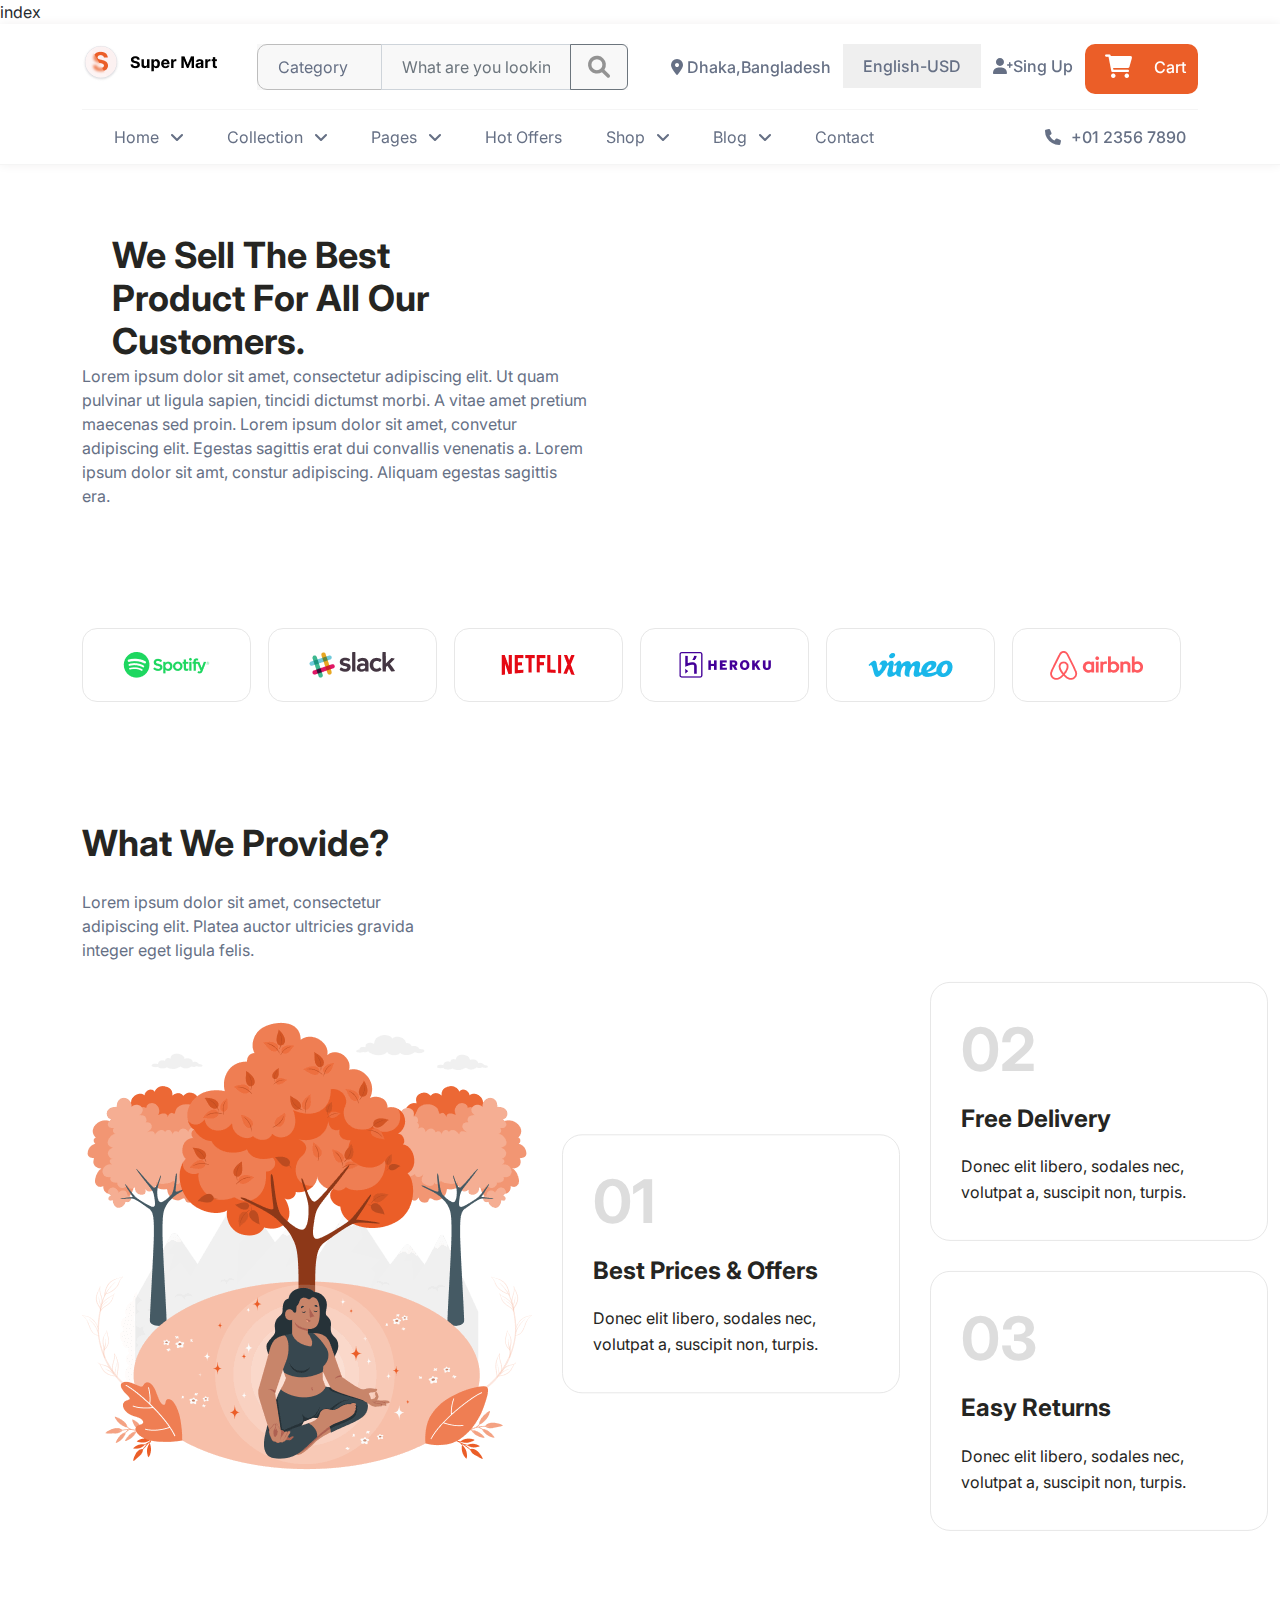
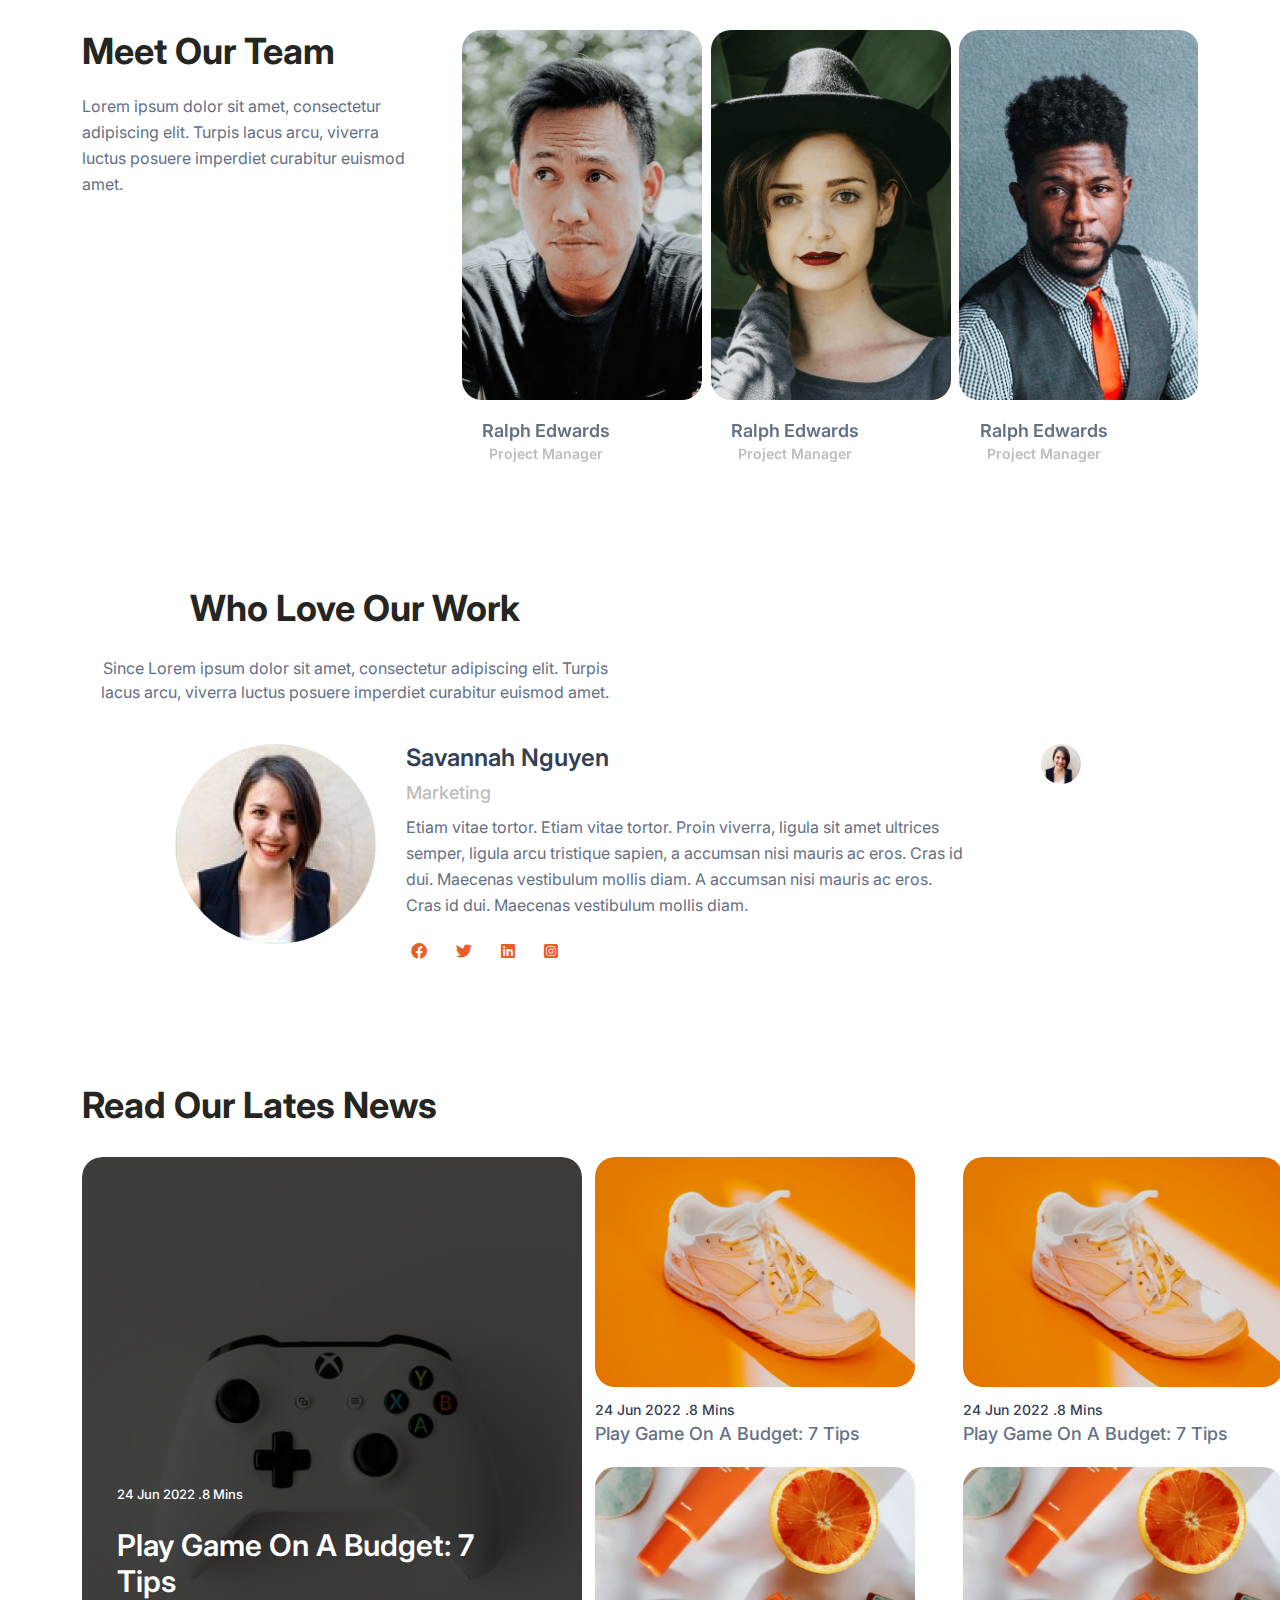
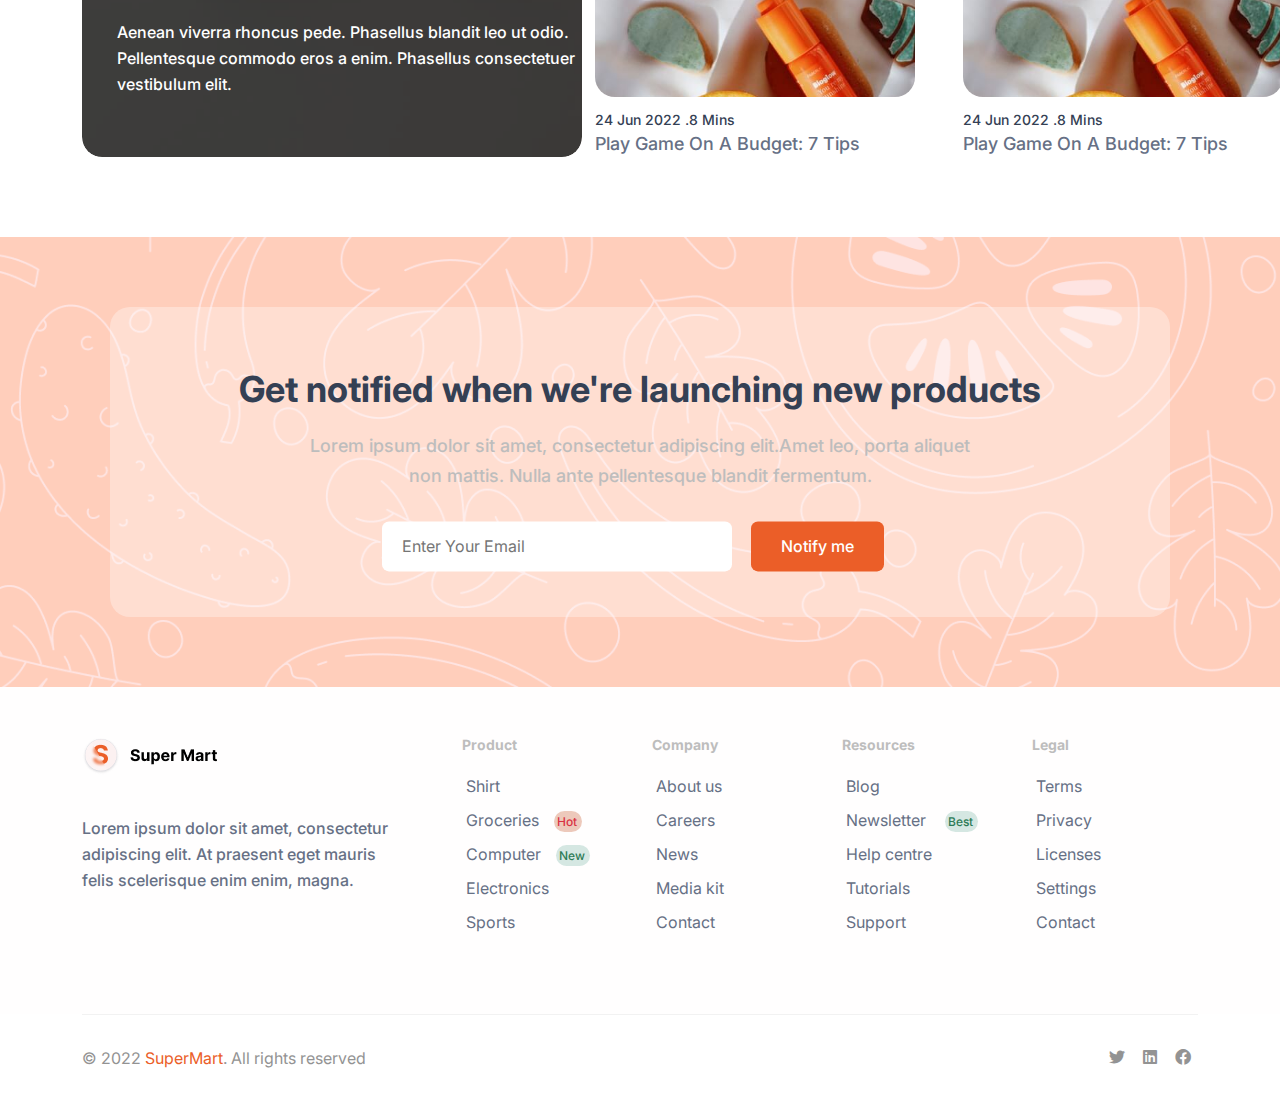
<file: About.html>
index<!DOCTYPE html>
<html lang="en">

<head>
    <meta charset="UTF-8">
    <meta http-equiv="X-UA-Compatible" content="IE=edge">
    <meta name="viewport" content="width=device-width, initial-scale=1.0">
    <title>Super Mart</title>
    <link href="https://fonts.googleapis.com/css2?family=Inter:wght@400;500;700&family=Open+Sans&display=swap"
        rel="stylesheet">
    <link rel="stylesheet" href="css/fontawesome.min.css">
    <link rel="stylesheet" href="css/bootstrap.min.css">
    <link rel="stylesheet" href="css/swiper-bundle.min.css">
    <link rel="stylesheet" href="css/slick.css">
    <link rel="stylesheet" href="css/animate.css">
    <link rel="stylesheet" href="css/style.css">
    <link rel="stylesheet" href="css/responsive.css">
</head>

<body>
    <!-- header part start-->
    <header id="top_header">
        <div class="header_fix">
            <div class="container">
                <div class="row">
                    <div class="col-md-6 col-6">
                        <div class="header_left d-flex">
                            <div class="logo">
                                <button class="menu_btn d-lg-none">
                                    <i class="fas fa-bars" data-bs-toggle="offcanvas" data-bs-target="#mobile_menu">
                                    </i></button>
                                <a href="#"><img src="images/logo.png" alt=""></a>
                            </div>
                            <div class="search_box d-none d-lg-block">
                                <div class="input-group">
                                    <!--<i class="fa-solid fa-angle-down"></i>-->
                                    <select name="" id="" style="-webkit-appearance: none;" class="header_left_value">
                                        <option value="">Category</option>
                                        <option value="">Groceries</option>
                                        <option value="">Computer</option>
                                        <option value="">Women</option>
                                        <option value="">Electronics</option>
                                        <option value="">Men</option>
                                        <option value="">Baby</option>
                                        <option value="">Sports</option>
                                    </select>

                                    <input type="text" class="form-control" placeholder="What are you looking for..."
                                        aria-label="Text input with 2 dropdown buttons">
                                    <button class="btn btn-outline-secondary">
                                        <i class="fas fa-search"></i>
                                    </button>
                                </div>
                            </div>
                        </div>

                    </div>
                    <div class="col-md-6 col-6">
                        <div class="header_right d-flex justify-content-end">
                            <p class="d-none d-xl-block d-flex"><i class="fas fa-location-dot"></i> Dhaka,Bangladesh
                            </p>
                            <div class="country_flags d-none d-md-block">
                                <div class="flags">
                                    <div class="input-group mb-3">
                                        <select name="" id="" style="-webkit-appearance: none;"
                                            class="header_left_value">
                                            <option value="">English-USD</option>
                                            <option value="">Bangla-BDT</option>
                                            <option value="">Franch-FRF</option>
                                            <option value="">India-RUPI</option>
                                            <option value="">Turkish-LIRA</option>
                                        </select>
                                    </div>
                                </div>
                            </div>
                            <a href="#"><i class="fas fa-user-plus"></i>Sing Up</a>

                            <button class="header_cart d-flex" data-bs-toggle="offcanvas"
                                data-bs-target="#header-offcanvasRight">
                                <i class="fa-solid fa-cart-shopping"></i>
                                <p>Cart</p>
                            </button>
                        </div>
                    </div>
                </div>
                <!-- dekstrop menu start-->
                <nav id="dekstrop_menu" class="navbar d-none d-lg-block">
                    <div class="container">
                        <div class="main_menu">
                            <ul>
                                <li class="dropdown_menu"><a href="#">Home<i class="fa-solid fa-angle-down"></i></a>
                                    <ul>
                                        <li><a href="index.html">Home-01</a></li>
                                        <li><a href="index.html">Home-02</a></li>
                                        <li><a href="index.html">Home-03</a></li>
                                        <li><a href="index.html">Home-04</a></li>
                                    </ul>
                                </li>

                                <li class="mega_menu"><a href="#">Collection<i class="fa-solid fa-angle-down"></i></a>
                                    <div class="megamenu_container">
                                        <h5>Groceries
                                            <ul>
                                                <li><a href="Collection.html"> <i class="fas fa-arrow-right"></i> Meat &
                                                        Seafood</a></li>
                                                <li><a href="Collection.html"> <i class="fas fa-arrow-right"></i>Forzen
                                                        Food</a></li>
                                                <li><a href="Collection.html"> <i
                                                            class="fas fa-arrow-right"></i>Beverage</a></li>
                                                <li><a href="Collection.html"> <i
                                                            class="fas fa-arrow-right"></i>Dairy</a></li>
                                                <li><a href="Collection.html"> <i
                                                            class="fas fa-arrow-right"></i>Beverage</a></li>
                                                <li><a href="Collection.html"> <i class="fas fa-arrow-right"></i>Bekery
                                                        & Bread</a></li>
                                                <li><a href="Collection.html"> <i class="fas fa-arrow-right"></i>Candy
                                                    </a></li>
                                                <li><a href="Collection.html"> <i
                                                            class="fas fa-arrow-right"></i>Beverage</a></li>
                                            </ul>
                                        </h5>
                                        <h5>Electronics
                                            <ul>
                                                <li><a href="Collection.html"> <i
                                                            class="fas fa-arrow-right"></i>Computer & Laptop</a></li>
                                                <li><a href="Collection.html"> <i
                                                            class="fas fa-arrow-right"></i>Camera</a></li>
                                                <li><a href="Collection.html"> <i
                                                            class="fas fa-arrow-right"></i>Headphone</a></li>
                                                <li><a href="Collection.html"> <i
                                                            class="fas fa-arrow-right"></i>Smartwatch</a></li>
                                                <li><a href="Collection.html"> <i class="fas fa-arrow-right"></i>Mobile
                                                        & Tablets</a></li>
                                                <li><a href="Collection.html"> <i
                                                            class="fas fa-arrow-right"></i>Television</a></li>
                                                <li><a href="Collection.html"> <i
                                                            class="fas fa-arrow-right"></i>Smartphone </a></li>
                                                <li><a href="Collection.html"> <i
                                                            class="fas fa-arrow-right"></i>Speakers</a></li>
                                            </ul>
                                        </h5>
                                        <h5>Women
                                            <ul>
                                                <li><a href="Collection.html"> <i
                                                            class="fas fa-arrow-right"></i>Jewelry</a></li>
                                                <li><a href="Collection.html"> <i
                                                            class="fas fa-arrow-right"></i>Athletic shoes</a></li>
                                                <li><a href="Collection.html"> <i
                                                            class="fas fa-arrow-right"></i>Jackets</a></li>
                                                <li><a href="Collection.html"> <i
                                                            class="fas fa-arrow-right"></i>Socks</a></li>
                                                <li><a href="Collection.html"> <i
                                                            class="fas fa-arrow-right"></i>Sleepwear</a></li>
                                                <li><a href="Collection.html"> <i
                                                            class="fas fa-arrow-right"></i>Dresses</a></li>
                                                <li><a href="Collection.html"> <i class="fas fa-arrow-right"></i>T-shirt
                                                    </a></li>
                                                <li><a href="Collection.html"> <i
                                                            class="fas fa-arrow-right"></i>Hats</a></li>
                                            </ul>
                                        </h5>
                                        <h5>Man
                                            <ul>
                                                <li><a href="Collection.html"> <i
                                                            class="fas fa-arrow-right"></i>Glasses</a></li>
                                                <li><a href="Collection.html"> <i
                                                            class="fas fa-arrow-right"></i>Socks</a></li>
                                                <li><a href="Collection.html"> <i
                                                            class="fas fa-arrow-right"></i>Hats</a></li>
                                                <li><a href="Collection.html"> <i
                                                            class="fas fa-arrow-right"></i>Athletic shoes</a></li>
                                                <li><a href="Collection.html"> <i
                                                            class="fas fa-arrow-right"></i>Jackets</a></li>
                                                <li><a href="Collection.html"> <i
                                                            class="fas fa-arrow-right"></i>Sleepwear</a></li>
                                                <li><a href="Collection.html"> <i
                                                            class="fas fa-arrow-right"></i>Dresses</a></li>
                                                <li><a href="Collection.html"> <i class="fas fa-arrow-right"></i>T-shirt
                                                    </a></li>
                                            </ul>
                                        </h5>
                                        <h5>Sports
                                            <ul>
                                                <li><a href="Collection.html"> <i class="fas fa-arrow-right"></i>Gaming
                                                        Edition</a></li>
                                                <li><a href="Collection.html"> <i class="fas fa-arrow-right"></i>Gaming
                                                        Headset</a></li>
                                                <li><a href="Collection.html"> <i class="fas fa-arrow-right"></i>Gaming
                                                        Mouse pad</a></li>
                                                <li><a href="Collection.html"> <i class="fas fa-arrow-right"></i>Gaming
                                                        Mouse</a></li>
                                                <li><a href="Collection.html"> <i class="fas fa-arrow-right"></i>Gaming
                                                        Glasses</a></li>
                                                <li><a href="Collection.html"> <i class="fas fa-arrow-right"></i>Gaming
                                                        keyboadr</a></li>
                                                <li><a href="Collection.html"> <i class="fas fa-arrow-right"></i>Gaming
                                                        Microphone</a></li>
                                                <li><a href="Collection.html"> <i
                                                            class="fas fa-arrow-right"></i>Controller Charger</a></li>
                                            </ul>
                                        </h5>
                                    </div>
                                </li>

                                <li class="dropdown_menu"><a href="#">Pages<i class="fa-solid fa-angle-down"></i></a>
                                    <ul>
                                        <li><a href="About.html">About</a></li>
                                        <li><a href="Privacy.html">Privacy Policy</a></li>
                                        <li><a href="Terms&Conditions.html">Terms & Conditions</a></li>
                                        <li><a href="#">Comming Soon</a></li>
                                        <li><a href="#">404</a></li>
                                    </ul>
                                </li>
                                <li><a href="#">Hot Offers</a></li>
                                <li class="dropdown_menu"><a href="#">Shop<i class="fa-solid fa-angle-down"></i></a>
                                    <ul>
                                        <li><a href="Shop.html">Shop</a></li>
                                        <li><a href="Shop_details.html">Shop Details</a></li>
                                        <li><a href="Shop.html">Shop Search</a></li>
                                        <li><a href="Shop.html">Shop Cart</a></li>
                                        <li><a href="Shop.html">Shop Cheakout</a></li>
                                        <li><a href="Shop.html">Order Tracker </a></li>
                                    </ul>
                                </li>
                                <li class="dropdown_menu"><a href="#">Blog<i class="fa-solid fa-angle-down"></i></a>
                                    <ul>
                                        <li><a href="Blog_List.html">Blog List</a></li>
                                        <li><a href="Blog_List.html">Blog grid</a></li>
                                        <li><a href="Blog_single.html">Blog Single</a></li>
                                    </ul>
                                </li>
                                <li><a href="Contact.html">Contact</a></li>
                            </ul>
                        </div>
                        <div class="main_contact d-none d-xl-block">
                            <a href="#+012356789tel"><i class="fa-solid fa-phone"></i>+01 2356 7890</a>
                        </div>
                    </div>
                </nav>
                <!-- dekstrop menu end-->
            </div>
        </div>
    </header>
    <!--=== header part start===-->

    <!--backtop button start-->
    <div class="backtop">
        <i class="fa-solid fa-arrow-up-long"></i>
    </div>
    <!--backtop button end-->

    <!--=== ofcanvas ===-->
    <div class="offcanvas offcanvas-end" tabindex="-1" id="header-offcanvasRight" aria-labelledby="offcanvasRightLabel">
        <div class="offcanvas-header">
            <h5 class="offcanvas-title cart_title" id="offcanvasRightLabel">Your Cart</h5>
            <button type="button" class="btn-close" data-bs-dismiss="offcanvas" aria-label="Close"></button>
        </div>
        <div class="offcanvas-body">
            <div class="container">
                <div class="row justify-content-between">
                    <div class="col-12 ">
                        <div class="cart_heading d-flex justify-content-between">
                            <h6>Product</h6>
                            <h6>Price</h6>

                        </div>
                        <div class="Cart_cont">
                            <div class="cart_items d-flex">
                                <div class="col-9">
                                    <div class="cart_left d-flex">
                                        <img src="images/cart-01.png" alt="">
                                        <div class="cart_text">
                                            <p> All Natural Italian Chicken Meatballs</p>
                                            <div class="cart_adj d-flex">
                                                <span><i class="fas fa-plus"></i>0<i
                                                        class="fa-solid fa-minus"></i></span>
                                                <h6>In Stock</h6>
                                            </div>
                                        </div>
                                    </div>
                                </div>
                                <div class="col-3">
                                    <div class="cart_right">
                                        <p>$24.00</p>
                                        <a href="#" class=" d-flex"><i class="fa-solid fa-trash-can"></i></i>Delete</a>
                                    </div>
                                </div>
                            </div>

                            <div class="cart_items d-flex">
                                <div class="col-9">
                                    <div class="cart_left d-flex">
                                        <img src="images/cart-02.png" alt="">
                                        <div class="cart_text">
                                            <p> All Natural Italian Chicken Meatballs</p>
                                            <div class="cart_adj d-flex">
                                                <span><i class="fas fa-plus"></i>0<i
                                                        class="fa-solid fa-minus"></i></span>
                                                <h6>In Stock</h6>
                                            </div>
                                        </div>
                                    </div>
                                </div>
                                <div class="col-3">
                                    <div class="cart_right">
                                        <p>$24.00</p>
                                        <a href="#" class=" d-flex"><i class="fa-solid fa-trash-can"></i></i>Delete</a>
                                    </div>
                                </div>
                            </div>

                            <div class="cart_items d-flex">
                                <div class="col-9">
                                    <div class="cart_left d-flex">
                                        <img src="images/cart-03.png" alt="">
                                        <div class="cart_text">
                                            <p> All Natural Italian Chicken Meatballs</p>
                                            <div class="cart_adj d-flex">
                                                <span><i class="fas fa-plus"></i>0<i
                                                        class="fa-solid fa-minus"></i></span>
                                                <h6>In Stock</h6>
                                            </div>
                                        </div>
                                    </div>
                                </div>
                                <div class="col-3">
                                    <div class="cart_right">
                                        <p>$24.00</p>
                                        <a href="#" class=" d-flex"><i class="fa-solid fa-trash-can"></i></i>Delete</a>
                                    </div>
                                </div>
                            </div>

                            <div class="cart_items d-flex">
                                <div class="col-9">
                                    <div class="cart_left d-flex">
                                        <img src="images/cart-04.png" alt="">
                                        <div class="cart_text">
                                            <p> All Natural Italian Chicken Meatballs</p>
                                            <div class="cart_adj d-flex">
                                                <span><i class="fas fa-plus"></i>0<i
                                                        class="fa-solid fa-minus"></i></span>
                                                <h6>In Stock</h6>
                                            </div>
                                        </div>
                                    </div>
                                </div>
                                <div class="col-3">
                                    <div class="cart_right">
                                        <p>$24.00</p>
                                        <a href="#" class=" d-flex"><i class="fa-solid fa-trash-can"></i></i>Delete</a>
                                    </div>
                                </div>
                            </div>
                        </div>
                        <div class="col-12">
                            <div class="shop_list d-flex justify-content-between">
                                <div class="list_left">
                                    <h6>Subtotal</h6>
                                    <h6>Shipping:</h6>
                                </div>
                                <div class="list_right">
                                    <p>$45.00</p>
                                    <p>$15.22</p>
                                </div>
                            </div>
                            <div class="total_prc d-flex justify-content-between">
                                <h5>Total (Incl. VAT)</h5>
                                <p>$60.22</p>
                            </div>

                            <div class="cart_btn d-flex justify-content-between">
                                <div class="cheak_btn">
                                    <a href="#">Go To Cheakout</a>
                                </div>
                                <div class="shop_btn">
                                    <a href="#">Continue Shopping</a>
                                </div>
                            </div>
                        </div>
                    </div>

                </div>
            </div>
        </div>
    </div>
    <!-- ofcanvas end-->

    <!-- mobile Mune start-->
    <div class="offcanvas offcanvas-start" tabindex="-1" id="mobile_menu" aria-labelledby="offcanvasExampleLabel">
        <div class="offcanvas-header">
            <div class="mobile_logo">
                <a href="#"><img src="images/logo.png" alt=""></a>
            </div>
            <button type="button" class="btn-close" data-bs-dismiss="offcanvas" aria-label="Close"></button>
        </div>
        <div class="offcanvas-body">
            <div class="search_box d-lg-none">
                <div class="input-group d-flex">
                    <input type="text" class="form-control" aria-label="Text input with 2 dropdown buttons">
                    <button class="btn btn-outline-secondary">
                        <i class="fas fa-search"></i>
                    </button>
                </div>
            </div>

            <div class="mobile_menu">
                <ul>
                    <li><a href="#">Home <i class="fas fa-angle-down"></i></a>
                        <ul class="mobile_dropdown_home">
                            <li><a href="#">Home-01</a></li>
                            <li><a href="#">Home-02</a></li>
                            <li><a href="#">Home-03</a></li>
                            <li><a href="#">Home-04</a></li>
                        </ul>
                    </li>

                    <li><a href="#">Collection <i class="fas fa-angle-down"></i></a>
                        <ul class="mobile_dropdown">
                            <li><a href="#">Groceries<i class="fas fa-angle-down"></i></a>
                                <ul class="mobile_mega">
                                    <li><a href="#">Meat & Seafood</a></li>
                                    <li><a href="#">Forzen Food</a></li>
                                    <li><a href="#">Beverage</a></li>
                                    <li><a href="#">Dairy</a></li>
                                    <li><a href="#">Beverage</a></li>
                                    <li><a href="#">Bekery & Bread</a></li>
                                    <li><a href="#">Candy </a></li>
                                    <li><a href="#">Beverage</a></li>
                                </ul>
                            </li>
                            <li><a href="#">Electronics<i class="fas fa-angle-down"></i></a>
                                <ul class="mobile_mega">
                                    <li><a href="#">Computer & Laptop</a></li>
                                    <li><a href="#">Camera</a></li>
                                    <li><a href="#">Headphone</a></li>
                                    <li><a href="#">Smartwatch</a></li>
                                    <li><a href="#">Mobile & Tablets</a></li>
                                    <li><a href="#">Television</a></li>
                                    <li><a href="#">Smartphone </a></li>
                                    <li><a href="#">Speakers</a></li>
                                </ul>
                            </li>
                            <li><a href="#">Women<i class="fas fa-angle-down"></i></a>
                                <ul class="mobile_mega">
                                    <li><a href="#">Jewelry</a></li>
                                    <li><a href="#">Athletic shoes</a></li>
                                    <li><a href="#">Jackets</a></li>
                                    <li><a href="#">Socks</a></li>
                                    <li><a href="#">Sleepwear</a></li>
                                    <li><a href="#">Dresses</a></li>
                                    <li><a href="#">T-shirt </a></li>
                                    <li><a href="#">Hats</a></li>
                                </ul>
                            </li>
                            <li><a href="#">Man<i class="fas fa-angle-down"></i></a>
                                <ul class="mobile_mega">
                                    <li><a href="#">Glasses</a></li>
                                    <li><a href="#">Socks</a></li>
                                    <li><a href="#">Hats</a></li>
                                    <li><a href="#">Athletic shoes</a></li>
                                    <li><a href="#">Jackets</a></li>
                                    <li><a href="#">Sleepwear</a></li>
                                    <li><a href="#">Dresses</a></li>
                                    <li><a href="#">T-shirt </a></li>
                                </ul>
                            </li>
                            <li><a href="#">Sports<i class="fas fa-angle-down"></i></a>
                                <ul class="mobile_mega">
                                    <li><a href="#">Gaming Edition</a></li>
                                    <li><a href="#">Gaming Headset</a></li>
                                    <li><a href="#">Gaming Mouse pad</a></li>
                                    <li><a href="#">Gaming Mouse</a></li>
                                    <li><a href="#">Gaming Glasses</a></li>
                                    <li><a href="#">Gaming keyboadr</a></li>
                                    <li><a href="#">Gaming Microphone</a></li>
                                    <li><a href="#">Controller Charger</a></li>
                                </ul>
                            </li>
                        </ul>
                    </li>

                    <li><a href="#">Pages <i class="fas fa-angle-down"></i></a>
                        <ul class="mobile_dropdown_page">
                            <li><a href="#">About</a></li>
                            <li><a href="#">Privacy Policy</a></li>
                            <li><a href="#">Terms & Conditions</a></li>
                            <li><a href="#">Comming Soon</a></li>
                            <li><a href="#">404</a></li>
                        </ul>
                    </li>

                    <li><a href="#">Hot Offers</a></li>

                    <li><a href="#">Shop <i class="fas fa-angle-down"></i></a>
                        <ul class="mobile_dropdown_shop">
                            <li><a href="#">Shop</a></li>
                            <li><a href="#">Shop Details</a></li>
                            <li><a href="#">Shop Search</a></li>
                            <li><a href="#">Shop Cart</a></li>
                            <li><a href="#">Shop Cheakout</a></li>
                            <li><a href="#">Order Tracker </a></li>
                        </ul>
                    </li>

                    <li><a href="#">Blog <i class="fas fa-angle-down"></i></a>
                        <ul class="mobile_dropdown_blog">
                            <li><a href="#">Blog List</a></li>
                            <li><a href="#">Blog grid</a></li>
                            <li><a href="#">Blog Single</a></li>
                        </ul>
                    </li>

                    <li><a href="#">Contact</a></li>
                </ul>
            </div>
        </div>
    </div>
    <!-- mobile Mune end-->


    <!--============ About part start ===============-->

    <!-- about header text-->
    <section id="about_header">
        <div class="container">
            <div class="row">
                <div class="col-lg-12">
                    <div class="row d-none d-sm-block">
                        <div class="col-lg-6">
                            <div class="about_header_left">
                                <h2>
                                    We Sell The Best Product For All Our Customers.</h2>
                            </div>
                        </div>
                        <div class="col-lg-6">
                            <div class="about_header_right">
                                <p>Lorem ipsum dolor sit amet, consectetur adipiscing elit.
                                    Ut quam pulvinar ut ligula sapien, tincidi dictumst morbi. A vitae amet pretium
                                    maecenas sed proin.
                                    Lorem ipsum dolor sit amet, convetur adipiscing elit. Egestas sagittis erat dui
                                    convallis venenatis a.
                                    Lorem ipsum dolor sit amt, constur adipiscing. Aliquam egestas sagittis era.</p>
                            </div>
                        </div>
                    </div>
                </div>
            </div>
        </div>
    </section>
    <!-- about header text end-->

    <!-- brand part start-->
    <section id="about_brand">
        <div class="container">
            <div class="row">
                <div class="col-lg-12">
                    <div class="row  d-none d-md-block">
                        <div class="about_brand_img d-flex">
                            <div class="col-lg-2">
                                <img src="images/brand-spotify_1.png" alt="">
                            </div>
                            <div class="col-lg-2">
                                <img src="images/brand-slack_2.png" alt="">
                            </div>
                            <div class="col-lg-2">
                                <img src="images/brand-netflix_3.png" alt="">
                            </div>
                            <div class="col-lg-2">
                                <img src="images/brand-heroku_4.png" alt="">
                            </div>
                            <div class="col-lg-2 d-none d-lg-block">
                                <img src="images/brand-vimeo_5.png" alt="">
                            </div>
                            <div class="col-lg-2 d-none d-lg-block">
                                <img src="images/brand-airbnb_6.png" alt="">
                            </div>
                        </div>
                    </div>
                </div>
            </div>
        </div>
    </section>
    <!-- brand part end-->



    <!--What We Provide part start-->
    <section id="about_Provide">
        <div class="container">
            <div class="row">
                <div class="col-lg-12">
                    <div class="row">
                        <div class="col-lg-4">
                            <div class="about_Provide_left">
                                <h2>What We Provide?</h2>
                                <p>Lorem ipsum dolor sit amet, consectetur adipiscing elit.
                                    Platea auctor ultricies gravida integer eget ligula felis.</p>
                                <img src="images/what-we-provide.png" alt="">
                            </div>
                        </div>
                        <div class="col-lg-8">
                            <div class="about_Provide_right d-flex">
                                <div class="col-6 Provide_right_inner">
                                    <div class="Provide_right_items">
                                        <h3>01</h3>
                                        <h4>Best Prices & Offers</h4>
                                        <p class="d-none d-sm-block">Donec elit libero, sodales nec, volutpat a, suscipit non, turpis.</p>
                                    </div>
                                </div>
                                <div class="col-6">
                                    <div class="Provide_right_items">
                                        <h3>02</h3>
                                        <h4>Free Delivery</h4>
                                        <p class="d-none d-sm-block">Donec elit libero, sodales nec, volutpat a, suscipit non, turpis.</p>
                                    </div>

                                    <div class="Provide_right_items">
                                        <h3>03</h3>
                                        <h4>Easy Returns</h4>
                                        <p class="d-none d-sm-block">Donec elit libero, sodales nec, volutpat a, suscipit non, turpis.</p>
                                    </div>
                                </div>
                            </div>
                        </div>
                    </div>
                </div>
            </div>
        </div>
    </section>
    <!--What We Provide part end-->

    <!--About team part start-->
    <section id="About_team">
        <div class="container">
            <div class="row">
                <div class="col-lg-12">
                    <div class="row">
                        <div class="col-lg-4 about_team_inner">
                            <h2>Meet Our Team</h2>
                            <p>Lorem ipsum dolor sit amet, consectetur adipiscing elit.
                                Turpis lacus arcu, viverra luctus posuere imperdiet curabitur euismod amet.</p>
                        </div>
                        <div class="col-lg-8">
                            <div class="about_team_img swiper d-flex">
                                <div class="swiper-wrapper">
                                    <div class="col-4 swiper-slide">
                                        <img src="images/team-1.png" alt="">
                                        <h5>Ralph Edwards</h5>
                                        <p>Project Manager</p>
                                    </div>
                                    <div class="col-4 swiper-slide">
                                        <img src="images/team-2.png" alt="">
                                        <h5>Ralph Edwards</h5>
                                        <p>Project Manager</p>
                                    </div>
                                    <div class="col-4 swiper-slide">
                                        <img src="images/team-3.png" alt="">
                                        <h5>Ralph Edwards</h5>
                                        <p>Project Manager</p>
                                    </div>
                                    <div class="col-4 swiper-slide">
                                        <img src="images/team-4.png" alt="">
                                        <h5>Ralph Edwards</h5>
                                        <p>Project Manager</p>
                                    </div>
                                    <div class="col-4 swiper-slide">
                                        <img src="images/team-1.png" alt="">
                                        <h5>Ralph Edwards</h5>
                                        <p>Project Manager</p>
                                    </div>
                                    <div class="col-4 swiper-slide">
                                        <img src="images/team-2.png" alt="">
                                        <h5>Ralph Edwards</h5>
                                        <p>Project Manager</p>
                                    </div>
                                    <div class="col-4 swiper-slide">
                                        <img src="images/team-3.png" alt="">
                                        <h5>Ralph Edwards</h5>
                                        <p>Project Manager</p>
                                    </div>
                                    <div class="col-4 swiper-slide">
                                        <img src="images/team-4.png" alt="">
                                        <h5>Ralph Edwards</h5>
                                        <p>Project Manager</p>
                                    </div>
                                </div>
                            </div>
                        </div>
                    </div>
                </div>
            </div>
        </div>
    </section>
    <!--About team part end-->

    <!-- client part start-->
    <section id="about_client">
        <div class="container">
            <div class="row justify-content-center d-none d-sm-block">
                <div class="col-lg-6 text-center">
                    <div class="client_heading">
                        <h2>Who Love Our Work</h2>
                        <p>Since Lorem ipsum dolor sit amet, consectetur adipiscing elit.
                            Turpis lacus arcu, viverra luctus posuere imperdiet curabitur euismod amet.</p>
                    </div>
                </div>

                <div class="row justify-content-center">
                    <div class="col-lg-10 d-flex">
                        <div class="client_content_slider">
                            <div>
                                <div class="client_content">
                                    <div class="col-lg-11 d-flex">
                                        <div class="client_img">
                                            <img src="images/avater-1.jpg" alt="">
                                        </div>
                                        <div class="client_text">
                                            <h3>Savannah Nguyen</h3>
                                            <h4>Marketing</h4>
                                            <p>
                                                Etiam vitae tortor. Etiam vitae tortor. Proin viverra, ligula sit amet
                                                ultrices
                                                semper, ligula arcu tristique sapien, a accumsan nisi mauris ac eros.
                                                Cras id
                                                dui. Maecenas
                                                vestibulum mollis diam. A accumsan nisi mauris ac eros. Cras id dui.
                                                Maecenas
                                                vestibulum mollis diam.
                                            </p>
                                            <div class="client_icons">
                                                <i class="fa-brands fa-facebook"></i>
                                                <i class="fa-brands fa-twitter"></i>
                                                <i class="fa-brands fa-linkedin"></i>
                                                <i class="fa-brands fa-square-instagram"></i>
                                            </div>
                                        </div>
                                    </div>
                                </div>
                            </div>
                        </div>
                        <div class="client_logo align-items-center">
                            <div class="client_logo_slider">
                                <div class="col-lg-1">
                                    <img src="images/avater-1.jpg" alt="">
                                </div>
                            </div>
                        </div>
                    </div>
                </div>
            </div>
        </div>
    </section>
    <!-- client part end-->

    <!-- about_news part start-->
    <section id="about_news">
        <div class="container">
            <div class="row">
                <div class="col-lg-6">
                    <div class="about_news_heading">
                        <h2>Read Our Lates News</h2>
                    </div>
                </div>
                <div class="col-lg-12">
                    <div class="row justify-content-around">
                        <div class="col-lg-4">
                            <div class="Lates_News_left">
                                <img src="images/news-1.jpg" alt="">
                                <div class="news_left_text">
                                    <p class="News_img_title">24 Jun 2022 .8 Mins</p>
                                    <h3>Play Game On A Budget: 7 Tips</h3>
                                    <p class="d-none d-sm-block">Aenean viverra rhoncus pede. Phasellus blandit leo ut odio.
                                        Pellentesque commodo eros a enim. Phasellus consectetuer vestibulum elit.</p>
                                </div>
                            </div>
                        </div>
                        <div class="col-lg-8">
                            <div class="about_news_right d-flex">
                                <div class="col-lg-6">
                                    <div class="about_news_right_img d-none d-sm-block">
                                        <img src="images/news-3.jpg" alt="">
                                        <div class="about_news_right_text d-none d-md-block">
                                            <p class="News_right_title">24 Jun 2022 .8 Mins</p>
                                            <h4>Play Game On A Budget: 7 Tips</h4>
                                        </div>
                                    </div>
                                    <div class="about_news_right_img d-none d-sm-block">
                                        <img src="images/news_2.jpg" alt="">
                                        <div class="about_news_right_text d-none d-md-block">
                                            <p class="News_right_title">24 Jun 2022 .8 Mins</p>
                                            <h4>Play Game On A Budget: 7 Tips</h4>
                                        </div>
                                    </div>
                                </div>
                                <div class="col-lg-6">
                                    <div class="about_news_right_img d-none d-sm-block">
                                        <img src="images/news-3.jpg" alt="">
                                        <div class="about_news_right_text d-none d-md-block">
                                            <p class="News_right_title">24 Jun 2022 .8 Mins</p>
                                            <h4>Play Game On A Budget: 7 Tips</h4>
                                        </div>
                                    </div>
                                    <div class="about_news_right_img d-none d-sm-block">
                                        <img src="images/news_2.jpg" alt="">
                                        <div class="about_news_right_text d-none d-md-block">
                                            <p class="News_right_title">24 Jun 2022 .8 Mins</p>
                                            <h4>Play Game On A Budget: 7 Tips</h4>
                                        </div>
                                    </div>
                                </div>
                            </div>
                        </div>
                    </div>
                </div>
            </div>
        </div>
    </section>
    <!-- about_news part end-->

    <!--============ About part end ===============-->



    <!-- notify part start-->
    <section id="notify">
        <div class="bannar_items" style="background: url(images/fotter-bg.jpg);">
            <div class="container">
                <div class="row">
                    <div class="bannar_content text-center">
                        <h3>Get notified when we're launching new products</h3>
                        <p class="d-none d-sm-block">Lorem ipsum dolor sit amet, consectetur adipiscing elit.Amet leo, porta aliquet</p>
                        <p class="d-none d-sm-block">non mattis. Nulla ante pellentesque blandit fermentum.</p>
                        <input type="text" placeholder="Enter Your Email">
                        <a href="#">Notify me</a>
                    </div>
                </div>
            </div>
        </div>
    </section>
    <!-- notify part end-->


    <!-- footer part start-->
    <section id="footer">
        <div class="container">
            <div class="col-lg-12">
                <div class="row">
                    <div class="col-lg-4">
                        <div class="footer_logo">
                            <a href="#"><img src="images/logo.png" alt=""></a>
                        </div>
                        <div class="footer_logo_text">
                            <p>Lorem ipsum dolor sit amet, consectetur adipiscing elit.
                                At praesent eget mauris felis scelerisque enim enim, magna.</p>
                        </div>
                    </div>
                    <div class="col-lg-8">
                        <div class="row">
                            <div class="col-md-3 col-6">
                                <div class="fotter_content">
                                    <h6>Product</h6>
                                    <ul>
                                        <li> <i class="fas fa-arrow-right"></i><a href="#"> Shirt</a></li>
                                        <li> <i class="fas fa-arrow-right"></i><a href="#">Groceries</a><span>Hot</span>
                                        </li>
                                        <li> <i class="fas fa-arrow-right"></i><a href="#">Computer</a><span
                                                class="sp_two">New</span></li>
                                        <li> <i class="fas fa-arrow-right"></i><a href="#">Electronics</a></li>
                                        <li> <i class="fas fa-arrow-right"></i><a href="#">Sports</a></li>
                                    </ul>
                                </div>
                            </div>
                            <div class="col-md-3 col-6">
                                <div class="fotter_content">
                                    <h6>Company</h6>
                                    <ul>
                                        <li> <i class="fas fa-arrow-right"></i><a href="#">About us</a></li>
                                        <li> <i class="fas fa-arrow-right"></i><a href="#">Careers</a></li>
                                        <li> <i class="fas fa-arrow-right"></i><a href="#">News</a></li>
                                        <li> <i class="fas fa-arrow-right"></i><a href="#">Media kit</a></li>
                                        <li> <i class="fas fa-arrow-right"></i><a href="#">Contact</a></li>
                                    </ul>
                                </div>
                            </div>
                            <div class="col-md-3 col-6">
                                <div class="fotter_content">
                                    <h6>Resources</h6>
                                    <ul>
                                        <li> <i class="fas fa-arrow-right"></i><a href="#">Blog</a></li>
                                        <li> <i class="fas fa-arrow-right"></i><a href="#">Newsletter</a> <span
                                                class="sp_two">Best</span></li>
                                        <li> <i class="fas fa-arrow-right"></i><a href="#">Help centre</a></li>
                                        <li> <i class="fas fa-arrow-right"></i><a href="#">Tutorials</a></li>
                                        <li> <i class="fas fa-arrow-right"></i><a href="#"> Support</a></li>
                                    </ul>
                                </div>
                            </div>
                            <div class="col-md-3 col-6">
                                <div class="fotter_content">
                                    <h6>Legal</h6>
                                    <ul>
                                        <li> <i class="fas fa-arrow-right"></i><a href="#">Terms</a></li>
                                        <li> <i class="fas fa-arrow-right"></i><a href="#">Privacy</a></li>
                                        <li> <i class="fas fa-arrow-right"></i><a href="#">Licenses</a></li>
                                        <li> <i class="fas fa-arrow-right"></i><a href="#">Settings</a></li>
                                        <li> <i class="fas fa-arrow-right"></i><a href="#">Contact</a></li>
                                    </ul>
                                </div>
                            </div>
                        </div>
                    </div>
                </div>
            </div>
        </div>
    </section>
    <!-- footer part end-->

    <!-- end part -->
    <section id="end">
        <div class="container">
            <div class="col-12 end_border">
                <div class="row">
                    <div class="col-8">
                        <div class="end_left">
                            <p>© 2022 <a href="#">SuperMart</a>. All rights reserved</p>
                        </div>
                    </div>
                    <div class="col-4 text-end">
                        <div class="end_right">
                            <a href="#"><i class="fa-brands fa-twitter"></i></a>
                            <a href="#"><i class="fa-brands fa-linkedin"></i></a>
                            <a href="#"><i class="fa-brands fa-facebook"></i></a>
                        </div>
                    </div>
                </div>
            </div>
        </div>
    </section>
    <!-- end part finish-->


    <script src="js/bootstrap.bundle.min.js"></script>
    <script src="js/jquery-1.12.4.min.js"></script>
    <script src="js/swiper-bundle.min.js"></script>
    <script src="js/slick.min.js"></script>
    <script src="js/wow.min.js"></script>
    <script src="js/script.js"></script>
</body>

</html>
</file>
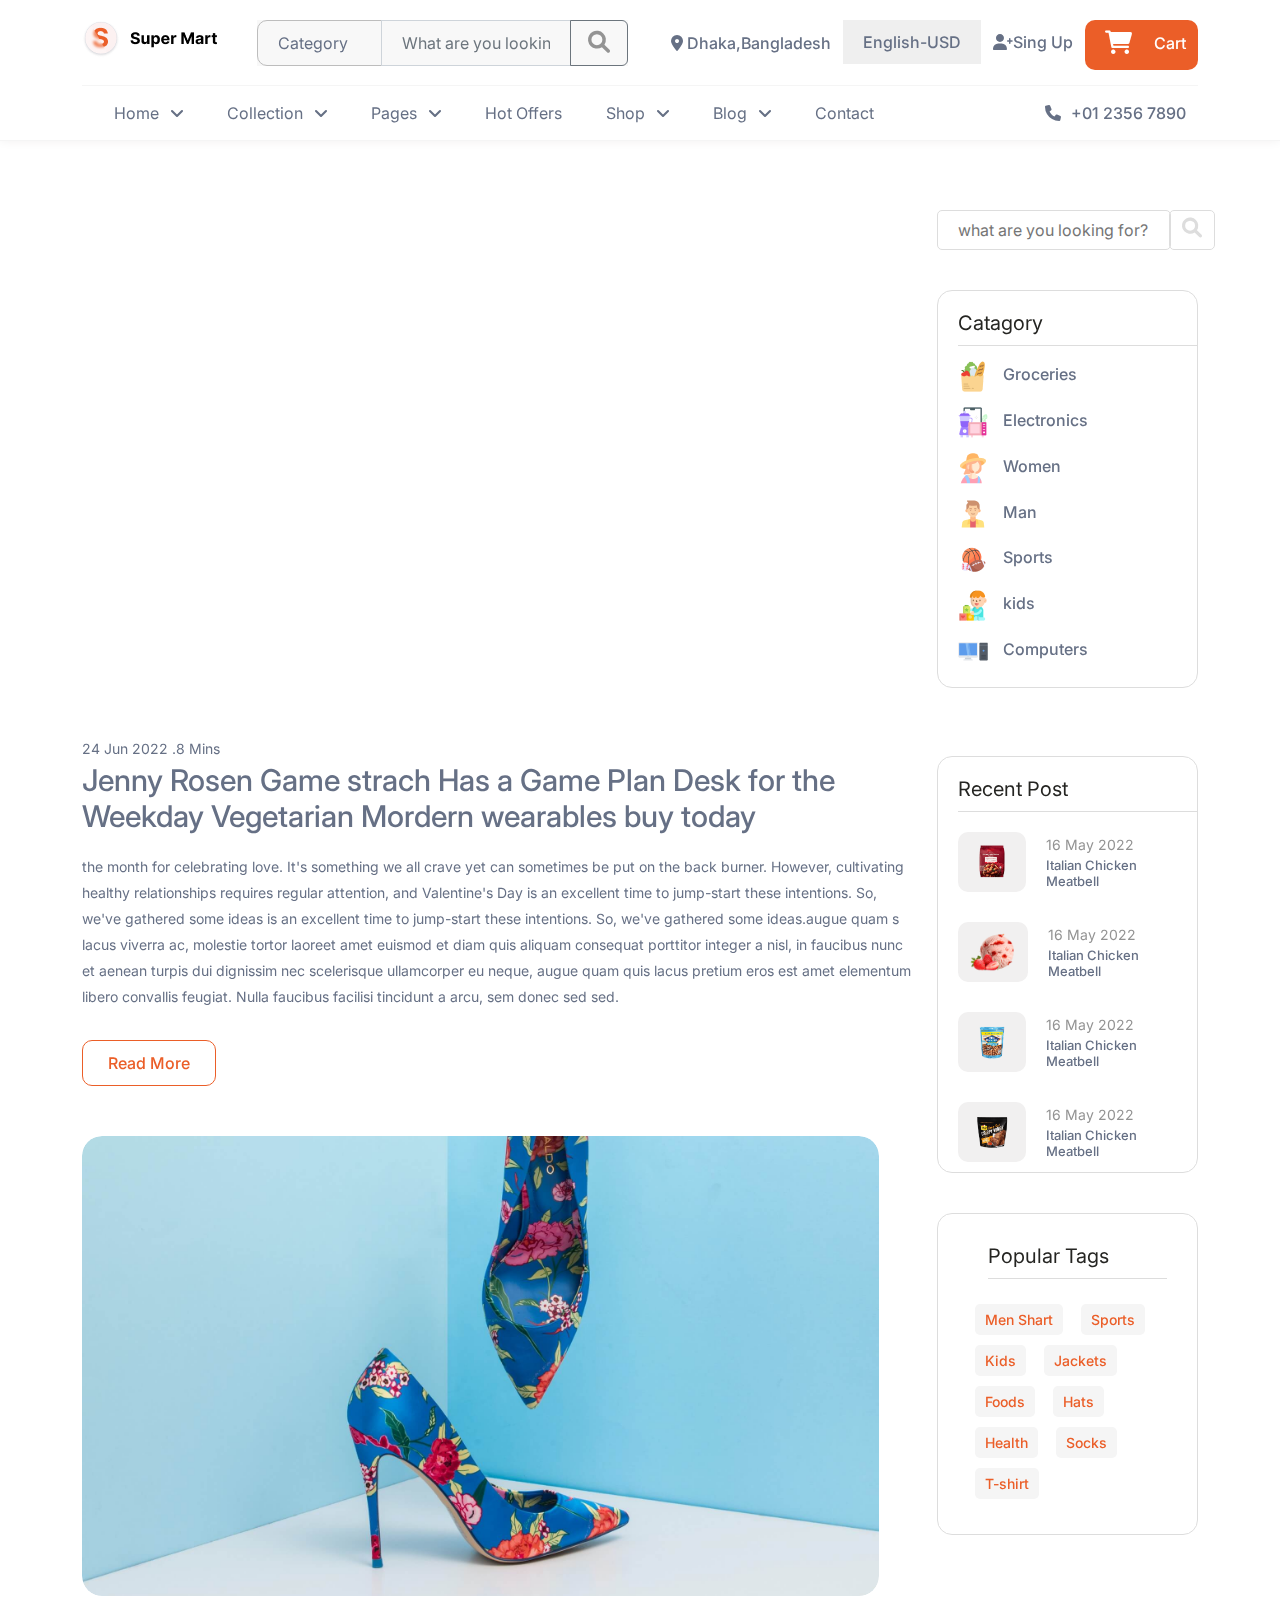
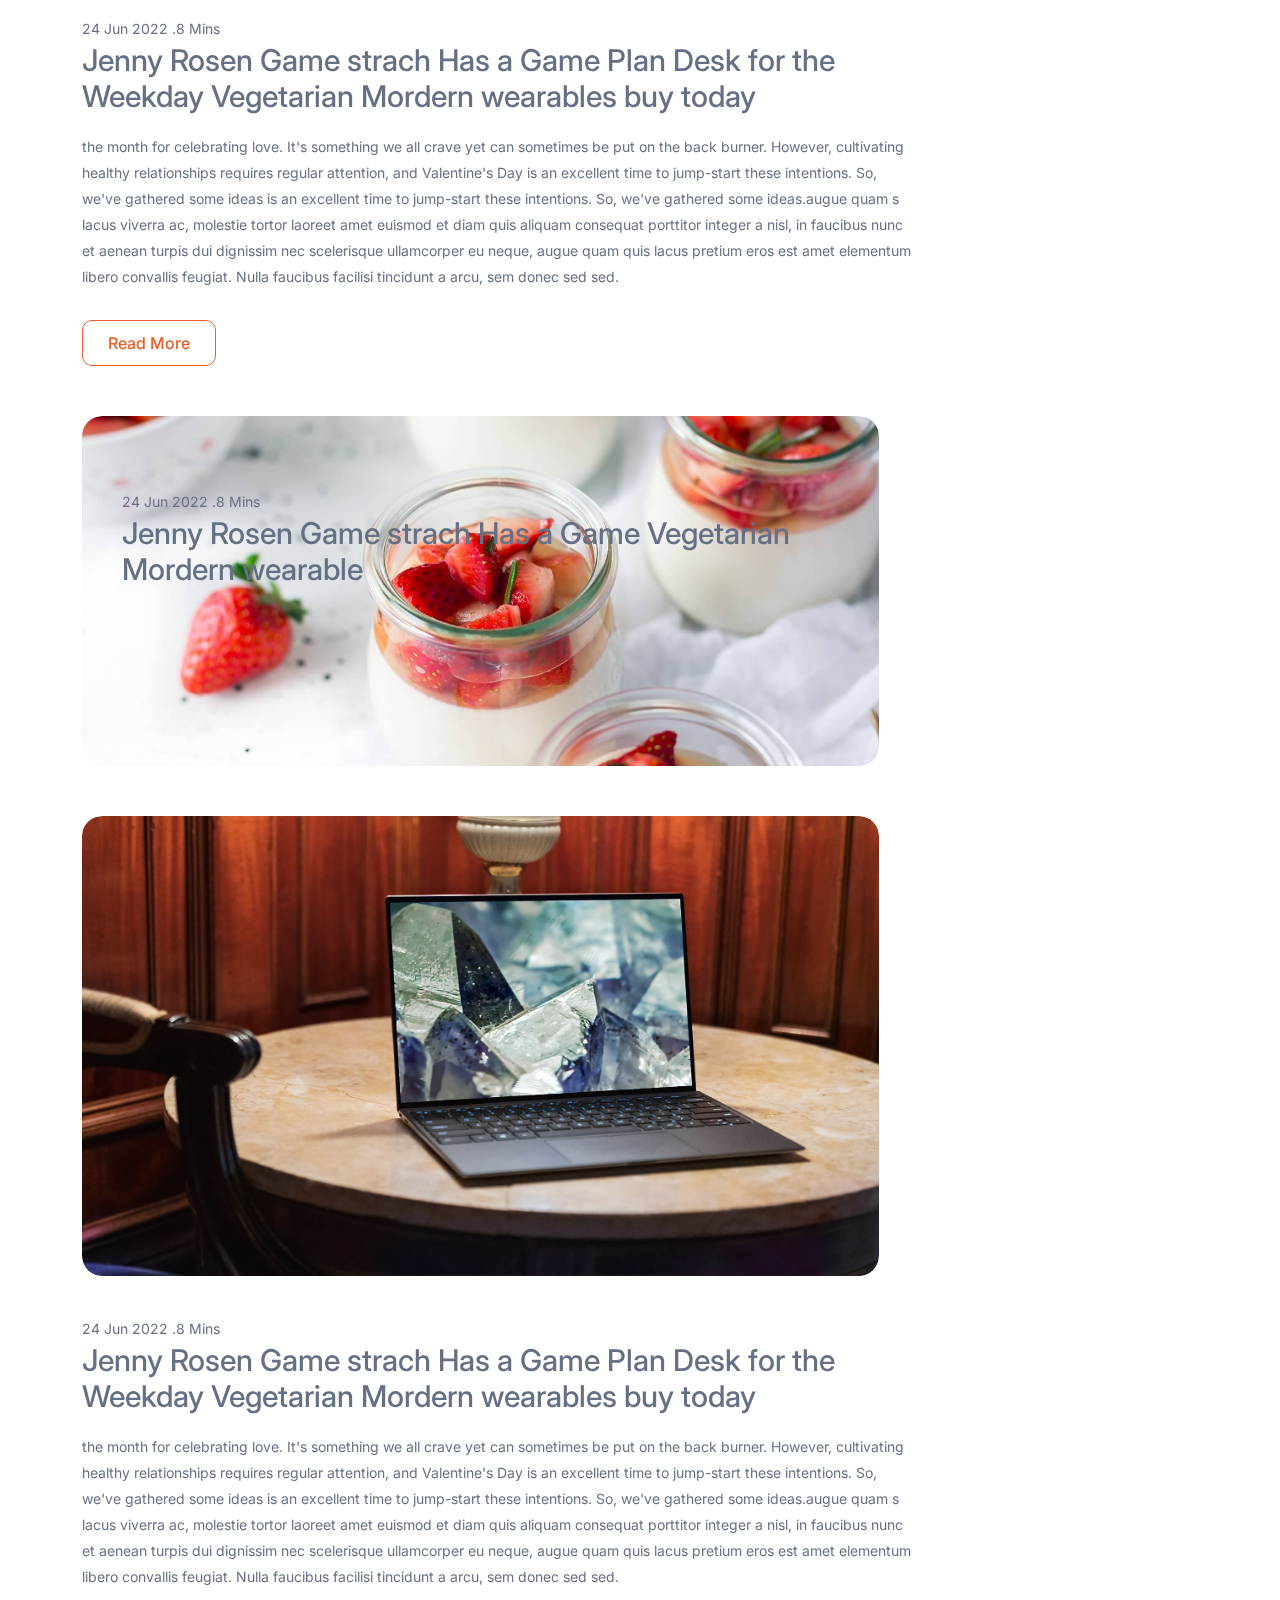
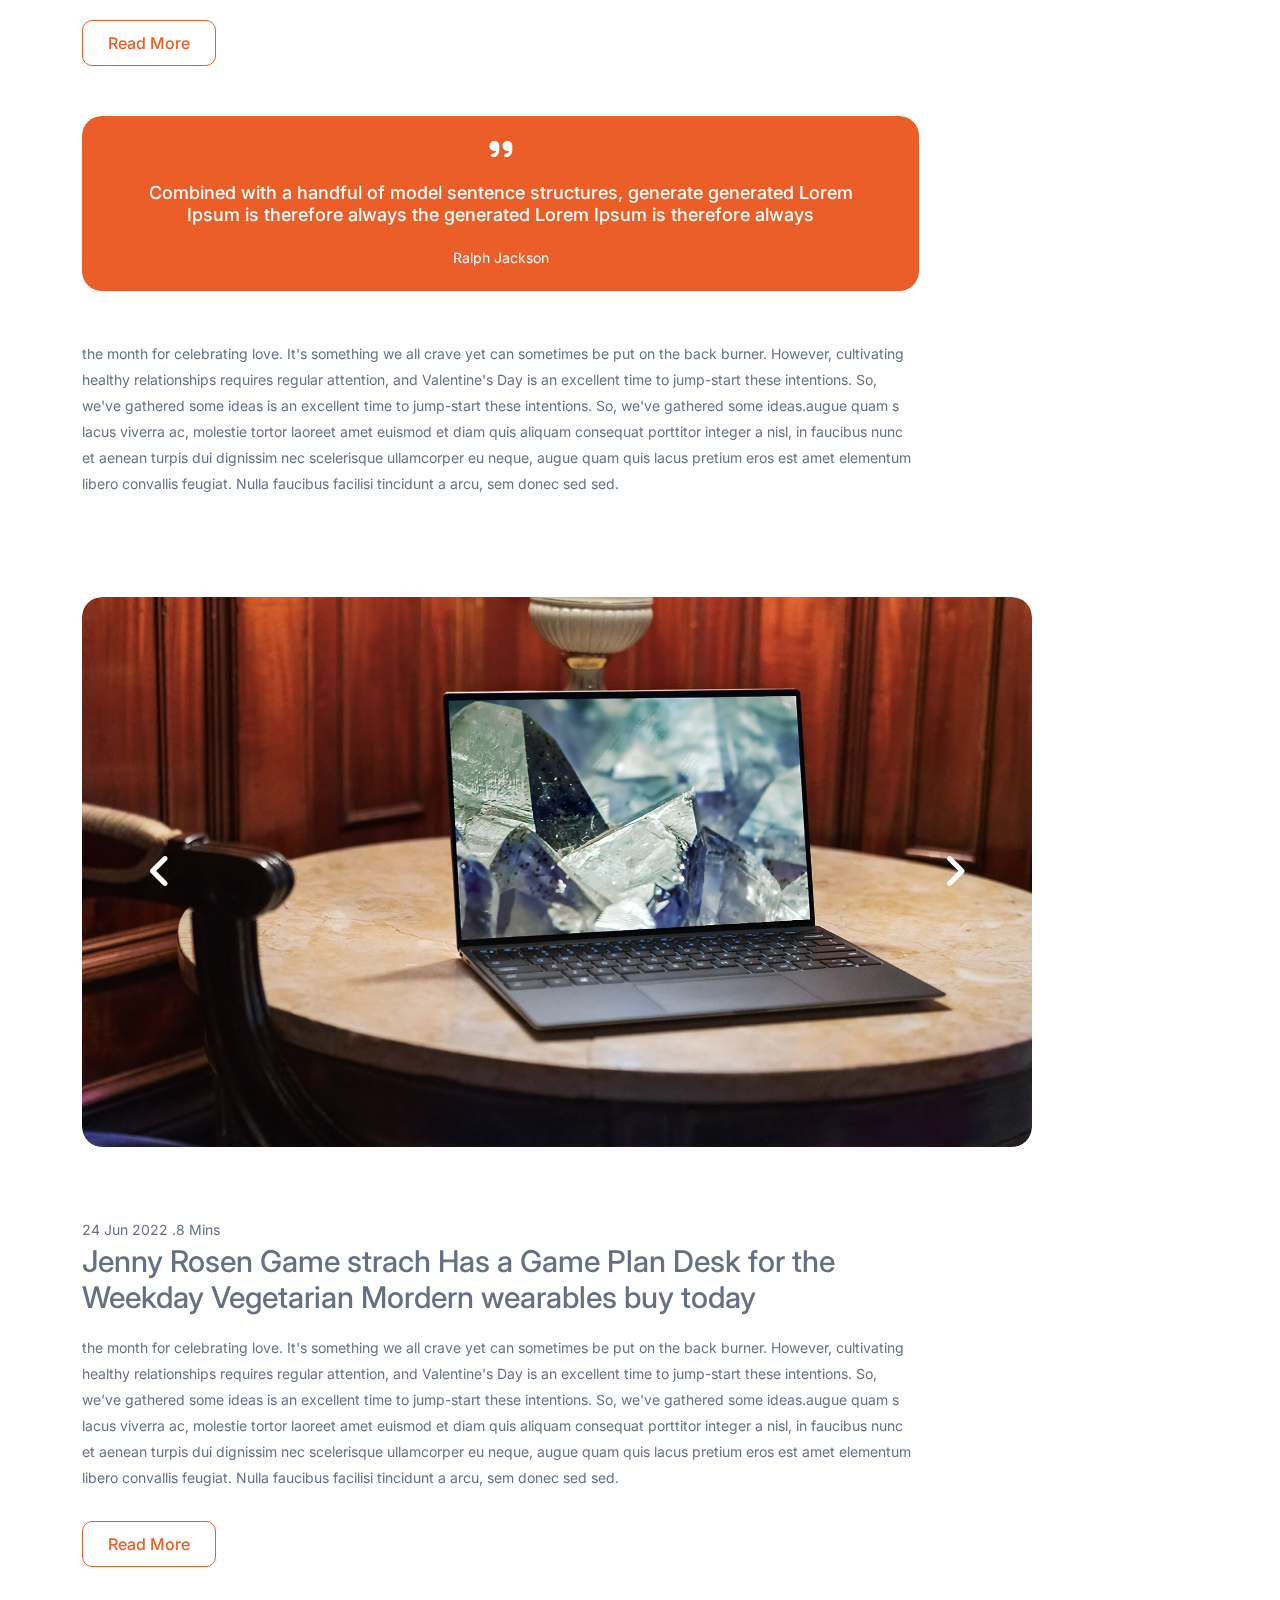
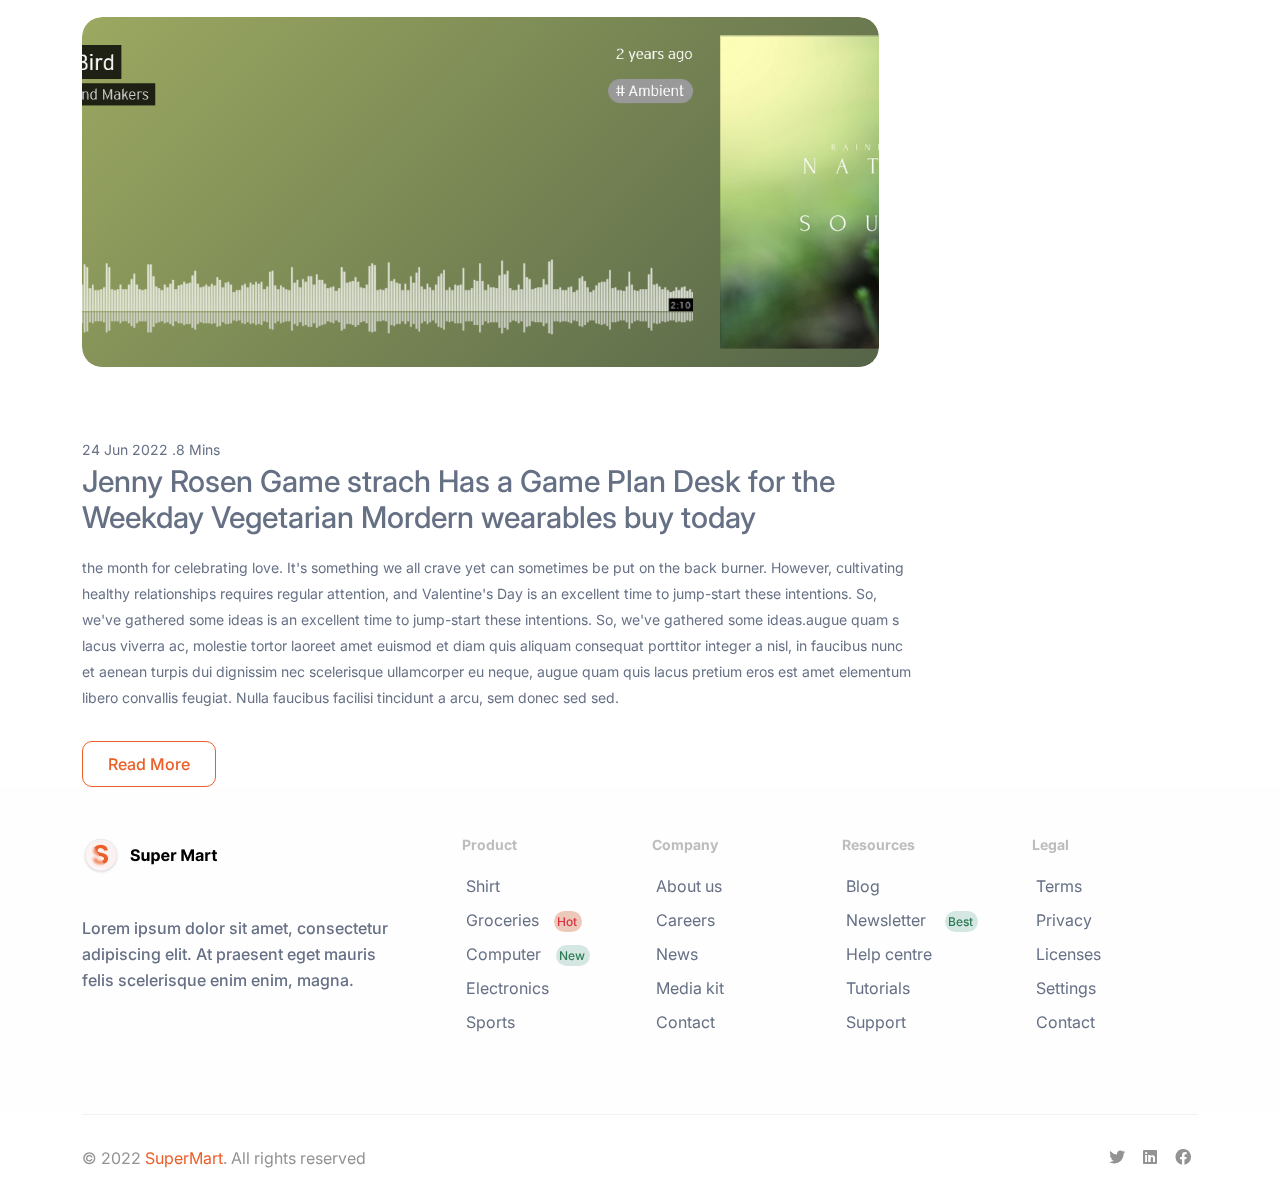
<file: Blog_List.html>
<!DOCTYPE html>
<html lang="en">

<head>
    <meta charset="UTF-8">
    <meta http-equiv="X-UA-Compatible" content="IE=edge">
    <meta name="viewport" content="width=device-width, initial-scale=1.0">
    <title>Super Mart</title>
    <link href="https://fonts.googleapis.com/css2?family=Inter:wght@400;500;700&family=Open+Sans&display=swap"
        rel="stylesheet">
    <link rel="stylesheet" href="css/fontawesome.min.css">
    <link rel="stylesheet" href="css/bootstrap.min.css">
    <link rel="stylesheet" href="css/swiper-bundle.min.css">
    <link rel="stylesheet" href="css/animate.css">
    <link rel="stylesheet" href="css/style.css">
    <link rel="stylesheet" href="css/responsive.css">
</head>

<body>
    <!-- header part start-->
    <header id="top_header">
        <div class="header_fix">
            <div class="container">
                <div class="row">
                    <div class="col-md-6 col-6">
                        <div class="header_left d-flex">
                            <div class="logo">
                                <button class="menu_btn d-lg-none">
                                    <i class="fas fa-bars" data-bs-toggle="offcanvas" data-bs-target="#mobile_menu">
                                    </i></button>
                                <a href="#"><img src="images/logo.png" alt=""></a>
                            </div>
                            <div class="search_box d-none d-lg-block">
                                <div class="input-group">
                                    <!--<i class="fa-solid fa-angle-down"></i>-->
                                    <select name="" id="" style="-webkit-appearance: none;" class="header_left_value">
                                        <option value="">Category</option>
                                        <option value="">Groceries</option>
                                        <option value="">Computer</option>
                                        <option value="">Women</option>
                                        <option value="">Electronics</option>
                                        <option value="">Men</option>
                                        <option value="">Baby</option>
                                        <option value="">Sports</option>
                                    </select>

                                    <input type="text" class="form-control" placeholder="What are you looking for..."
                                        aria-label="Text input with 2 dropdown buttons">
                                    <button class="btn btn-outline-secondary">
                                        <i class="fas fa-search"></i>
                                    </button>
                                </div>
                            </div>
                        </div>

                    </div>
                    <div class="col-md-6 col-6">
                        <div class="header_right d-flex justify-content-end">
                            <p class="d-none d-xl-block d-flex"><i class="fas fa-location-dot"></i> Dhaka,Bangladesh
                            </p>
                            <div class="country_flags d-none d-md-block">
                                <div class="flags">
                                    <div class="input-group mb-3">
                                        <select name="" id="" style="-webkit-appearance: none;"
                                            class="header_left_value">
                                            <option value="">English-USD</option>
                                            <option value="">Bangla-BDT</option>
                                            <option value="">Franch-FRF</option>
                                            <option value="">India-RUPI</option>
                                            <option value="">Turkish-LIRA</option>
                                        </select>
                                    </div>
                                </div>
                            </div>
                            <a href="#"><i class="fas fa-user-plus"></i>Sing Up</a>

                            <button class="header_cart d-flex" data-bs-toggle="offcanvas"
                                data-bs-target="#header-offcanvasRight">
                                <i class="fa-solid fa-cart-shopping"></i>
                                <p>Cart</p>
                            </button>
                        </div>
                    </div>
                </div>
                <!-- dekstrop menu start-->
                <nav id="dekstrop_menu" class="navbar d-none d-lg-block">
                    <div class="container">
                        <div class="main_menu">
                            <ul>
                                <li class="dropdown_menu"><a href="#">Home<i class="fa-solid fa-angle-down"></i></a>
                                    <ul>
                                        <li><a href="index.html">Home-01</a></li>
                                        <li><a href="index.html">Home-02</a></li>
                                        <li><a href="index.html">Home-03</a></li>
                                        <li><a href="index.html">Home-04</a></li>
                                    </ul>
                                </li>

                                <li class="mega_menu"><a href="#">Collection<i class="fa-solid fa-angle-down"></i></a>
                                    <div class="megamenu_container">
                                        <h5>Groceries
                                            <ul>
                                                <li><a href="Collection.html"> <i class="fas fa-arrow-right"></i> Meat &
                                                        Seafood</a></li>
                                                <li><a href="Collection.html"> <i class="fas fa-arrow-right"></i>Forzen
                                                        Food</a></li>
                                                <li><a href="Collection.html"> <i
                                                            class="fas fa-arrow-right"></i>Beverage</a></li>
                                                <li><a href="Collection.html"> <i
                                                            class="fas fa-arrow-right"></i>Dairy</a></li>
                                                <li><a href="Collection.html"> <i
                                                            class="fas fa-arrow-right"></i>Beverage</a></li>
                                                <li><a href="Collection.html"> <i class="fas fa-arrow-right"></i>Bekery
                                                        & Bread</a></li>
                                                <li><a href="Collection.html"> <i class="fas fa-arrow-right"></i>Candy
                                                    </a></li>
                                                <li><a href="Collection.html"> <i
                                                            class="fas fa-arrow-right"></i>Beverage</a></li>
                                            </ul>
                                        </h5>
                                        <h5>Electronics
                                            <ul>
                                                <li><a href="Collection.html"> <i
                                                            class="fas fa-arrow-right"></i>Computer & Laptop</a></li>
                                                <li><a href="Collection.html"> <i
                                                            class="fas fa-arrow-right"></i>Camera</a></li>
                                                <li><a href="Collection.html"> <i
                                                            class="fas fa-arrow-right"></i>Headphone</a></li>
                                                <li><a href="Collection.html"> <i
                                                            class="fas fa-arrow-right"></i>Smartwatch</a></li>
                                                <li><a href="Collection.html"> <i class="fas fa-arrow-right"></i>Mobile
                                                        & Tablets</a></li>
                                                <li><a href="Collection.html"> <i
                                                            class="fas fa-arrow-right"></i>Television</a></li>
                                                <li><a href="Collection.html"> <i
                                                            class="fas fa-arrow-right"></i>Smartphone </a></li>
                                                <li><a href="Collection.html"> <i
                                                            class="fas fa-arrow-right"></i>Speakers</a></li>
                                            </ul>
                                        </h5>
                                        <h5>Women
                                            <ul>
                                                <li><a href="Collection.html"> <i
                                                            class="fas fa-arrow-right"></i>Jewelry</a></li>
                                                <li><a href="Collection.html"> <i
                                                            class="fas fa-arrow-right"></i>Athletic shoes</a></li>
                                                <li><a href="Collection.html"> <i
                                                            class="fas fa-arrow-right"></i>Jackets</a></li>
                                                <li><a href="Collection.html"> <i
                                                            class="fas fa-arrow-right"></i>Socks</a></li>
                                                <li><a href="Collection.html"> <i
                                                            class="fas fa-arrow-right"></i>Sleepwear</a></li>
                                                <li><a href="Collection.html"> <i
                                                            class="fas fa-arrow-right"></i>Dresses</a></li>
                                                <li><a href="Collection.html"> <i class="fas fa-arrow-right"></i>T-shirt
                                                    </a></li>
                                                <li><a href="Collection.html"> <i
                                                            class="fas fa-arrow-right"></i>Hats</a></li>
                                            </ul>
                                        </h5>
                                        <h5>Man
                                            <ul>
                                                <li><a href="Collection.html"> <i
                                                            class="fas fa-arrow-right"></i>Glasses</a></li>
                                                <li><a href="Collection.html"> <i
                                                            class="fas fa-arrow-right"></i>Socks</a></li>
                                                <li><a href="Collection.html"> <i
                                                            class="fas fa-arrow-right"></i>Hats</a></li>
                                                <li><a href="Collection.html"> <i
                                                            class="fas fa-arrow-right"></i>Athletic shoes</a></li>
                                                <li><a href="Collection.html"> <i
                                                            class="fas fa-arrow-right"></i>Jackets</a></li>
                                                <li><a href="Collection.html"> <i
                                                            class="fas fa-arrow-right"></i>Sleepwear</a></li>
                                                <li><a href="Collection.html"> <i
                                                            class="fas fa-arrow-right"></i>Dresses</a></li>
                                                <li><a href="Collection.html"> <i class="fas fa-arrow-right"></i>T-shirt
                                                    </a></li>
                                            </ul>
                                        </h5>
                                        <h5>Sports
                                            <ul>
                                                <li><a href="Collection.html"> <i class="fas fa-arrow-right"></i>Gaming
                                                        Edition</a></li>
                                                <li><a href="Collection.html"> <i class="fas fa-arrow-right"></i>Gaming
                                                        Headset</a></li>
                                                <li><a href="Collection.html"> <i class="fas fa-arrow-right"></i>Gaming
                                                        Mouse pad</a></li>
                                                <li><a href="Collection.html"> <i class="fas fa-arrow-right"></i>Gaming
                                                        Mouse</a></li>
                                                <li><a href="Collection.html"> <i class="fas fa-arrow-right"></i>Gaming
                                                        Glasses</a></li>
                                                <li><a href="Collection.html"> <i class="fas fa-arrow-right"></i>Gaming
                                                        keyboadr</a></li>
                                                <li><a href="Collection.html"> <i class="fas fa-arrow-right"></i>Gaming
                                                        Microphone</a></li>
                                                <li><a href="Collection.html"> <i
                                                            class="fas fa-arrow-right"></i>Controller Charger</a></li>
                                            </ul>
                                        </h5>
                                    </div>
                                </li>

                                <li class="dropdown_menu"><a href="#">Pages<i class="fa-solid fa-angle-down"></i></a>
                                    <ul>
                                        <li><a href="About.html">About</a></li>
                                        <li><a href="Privacy.html">Privacy Policy</a></li>
                                        <li><a href="Terms&Conditions.html">Terms & Conditions</a></li>
                                        <li><a href="#">Comming Soon</a></li>
                                        <li><a href="#">404</a></li>
                                    </ul>
                                </li>
                                <li><a href="#">Hot Offers</a></li>
                                <li class="dropdown_menu"><a href="#">Shop<i class="fa-solid fa-angle-down"></i></a>
                                    <ul>
                                        <li><a href="Shop.html">Shop</a></li>
                                        <li><a href="Shop_details.html">Shop Details</a></li>
                                        <li><a href="Shop.html">Shop Search</a></li>
                                        <li><a href="Shop.html">Shop Cart</a></li>
                                        <li><a href="Shop.html">Shop Cheakout</a></li>
                                        <li><a href="Shop.html">Order Tracker </a></li>
                                    </ul>
                                </li>
                                <li class="dropdown_menu"><a href="#">Blog<i class="fa-solid fa-angle-down"></i></a>
                                    <ul>
                                        <li><a href="Blog_List.html">Blog List</a></li>
                                        <li><a href="Blog_List.html">Blog grid</a></li>
                                        <li><a href="Blog_single.html">Blog Single</a></li>
                                    </ul>
                                </li>
                                <li><a href="Contact.html">Contact</a></li>
                            </ul>
                        </div>
                        <div class="main_contact d-none d-xl-block">
                            <a href="#+012356789tel"><i class="fa-solid fa-phone"></i>+01 2356 7890</a>
                        </div>
                    </div>
                </nav>
                <!-- dekstrop menu end-->
            </div>
        </div>
    </header>
    <!--=== header part start===-->

    <!--backtop button start-->
    <div class="backtop">
        <i class="fa-solid fa-arrow-up-long"></i>
    </div>
    <!--backtop button end-->

    <!--=== ofcanvas ===-->
    <div class="offcanvas offcanvas-end" tabindex="-1" id="header-offcanvasRight" aria-labelledby="offcanvasRightLabel">
        <div class="offcanvas-header">
            <h5 class="offcanvas-title cart_title" id="offcanvasRightLabel">Your Cart</h5>
            <button type="button" class="btn-close" data-bs-dismiss="offcanvas" aria-label="Close"></button>
        </div>
        <div class="offcanvas-body">
            <div class="container">
                <div class="row justify-content-between">
                    <div class="col-12 ">
                        <div class="cart_heading d-flex justify-content-between">
                            <h6>Product</h6>
                            <h6>Price</h6>

                        </div>
                        <div class="Cart_cont">
                            <div class="cart_items d-flex">
                                <div class="col-9">
                                    <div class="cart_left d-flex">
                                        <img src="images/cart-01.png" alt="">
                                        <div class="cart_text">
                                            <p> All Natural Italian Chicken Meatballs</p>
                                            <div class="cart_adj d-flex">
                                                <span><i class="fas fa-plus"></i>0<i
                                                        class="fa-solid fa-minus"></i></span>
                                                <h6>In Stock</h6>
                                            </div>
                                        </div>
                                    </div>
                                </div>
                                <div class="col-3">
                                    <div class="cart_right">
                                        <p>$24.00</p>
                                        <a href="#" class=" d-flex"><i class="fa-solid fa-trash-can"></i></i>Delete</a>
                                    </div>
                                </div>
                            </div>

                            <div class="cart_items d-flex">
                                <div class="col-9">
                                    <div class="cart_left d-flex">
                                        <img src="images/cart-02.png" alt="">
                                        <div class="cart_text">
                                            <p> All Natural Italian Chicken Meatballs</p>
                                            <div class="cart_adj d-flex">
                                                <span><i class="fas fa-plus"></i>0<i
                                                        class="fa-solid fa-minus"></i></span>
                                                <h6>In Stock</h6>
                                            </div>
                                        </div>
                                    </div>
                                </div>
                                <div class="col-3">
                                    <div class="cart_right">
                                        <p>$24.00</p>
                                        <a href="#" class=" d-flex"><i class="fa-solid fa-trash-can"></i></i>Delete</a>
                                    </div>
                                </div>
                            </div>

                            <div class="cart_items d-flex">
                                <div class="col-9">
                                    <div class="cart_left d-flex">
                                        <img src="images/cart-03.png" alt="">
                                        <div class="cart_text">
                                            <p> All Natural Italian Chicken Meatballs</p>
                                            <div class="cart_adj d-flex">
                                                <span><i class="fas fa-plus"></i>0<i
                                                        class="fa-solid fa-minus"></i></span>
                                                <h6>In Stock</h6>
                                            </div>
                                        </div>
                                    </div>
                                </div>
                                <div class="col-3">
                                    <div class="cart_right">
                                        <p>$24.00</p>
                                        <a href="#" class=" d-flex"><i class="fa-solid fa-trash-can"></i></i>Delete</a>
                                    </div>
                                </div>
                            </div>

                            <div class="cart_items d-flex">
                                <div class="col-9">
                                    <div class="cart_left d-flex">
                                        <img src="images/cart-04.png" alt="">
                                        <div class="cart_text">
                                            <p> All Natural Italian Chicken Meatballs</p>
                                            <div class="cart_adj d-flex">
                                                <span><i class="fas fa-plus"></i>0<i
                                                        class="fa-solid fa-minus"></i></span>
                                                <h6>In Stock</h6>
                                            </div>
                                        </div>
                                    </div>
                                </div>
                                <div class="col-3">
                                    <div class="cart_right">
                                        <p>$24.00</p>
                                        <a href="#" class=" d-flex"><i class="fa-solid fa-trash-can"></i></i>Delete</a>
                                    </div>
                                </div>
                            </div>
                        </div>
                        <div class="col-12">
                            <div class="shop_list d-flex justify-content-between">
                                <div class="list_left">
                                    <h6>Subtotal</h6>
                                    <h6>Shipping:</h6>
                                </div>
                                <div class="list_right">
                                    <p>$45.00</p>
                                    <p>$15.22</p>
                                </div>
                            </div>
                            <div class="total_prc d-flex justify-content-between">
                                <h5>Total (Incl. VAT)</h5>
                                <p>$60.22</p>
                            </div>

                            <div class="cart_btn d-flex justify-content-between">
                                <div class="cheak_btn">
                                    <a href="#">Go To Cheakout</a>
                                </div>
                                <div class="shop_btn">
                                    <a href="#">Continue Shopping</a>
                                </div>
                            </div>
                        </div>
                    </div>

                </div>
            </div>
        </div>
    </div>
    <!-- ofcanvas end-->

    <!-- mobile Mune start-->
    <div class="offcanvas offcanvas-start" tabindex="-1" id="mobile_menu" aria-labelledby="offcanvasExampleLabel">
        <div class="offcanvas-header">
            <div class="mobile_logo">
                <a href="#"><img src="images/logo.png" alt=""></a>
            </div>
            <button type="button" class="btn-close" data-bs-dismiss="offcanvas" aria-label="Close"></button>
        </div>
        <div class="offcanvas-body">
            <div class="search_box d-lg-none">
                <div class="input-group d-flex">
                    <input type="text" class="form-control" aria-label="Text input with 2 dropdown buttons">
                    <button class="btn btn-outline-secondary">
                        <i class="fas fa-search"></i>
                    </button>
                </div>
            </div>

            <div class="mobile_menu">
                <ul>
                    <li><a class="nav__link" href="#">Home <i class="fas fa-angle-down"></i></a>
                        <ul class="mobile_dropdown_home sub__menu">
                            <li><a href="#">Home-01</a></li>
                            <li><a href="#">Home-02</a></li>
                            <li><a href="#">Home-03</a></li>
                            <li><a href="#">Home-04</a></li>
                        </ul>
                    </li>

                    <li><a class="nav__link" href="#">Collection <i class="fas fa-angle-down"></i></a>
                        <ul class="mobile_dropdown sub__menu">
                            <li class="has__dropdown"><a class="nav__link" href="#">Groceries<i class="fas fa-angle-down"></i></a>
                                <ul class="mobile_mega sub__sub-menu">
                                    <li><a href="#">Meat & Seafood</a></li>
                                    <li><a href="#">Forzen Food</a></li>
                                    <li><a href="#">Beverage</a></li>
                                    <li><a href="#">Dairy</a></li>
                                    <li><a href="#">Beverage</a></li>
                                    <li><a href="#">Bekery & Bread</a></li>
                                    <li><a href="#">Candy </a></li>
                                    <li><a href="#">Beverage</a></li>
                                </ul>
                            </li>
                            <li class="has__dropdown"><a class="nav__link" href="#">Electronics<i class="fas fa-angle-down"></i></a>
                                <ul class="mobile_mega sub__sub-menu">
                                    <li><a href="#">Computer & Laptop</a></li>
                                    <li><a href="#">Camera</a></li>
                                    <li><a href="#">Headphone</a></li>
                                    <li><a href="#">Smartwatch</a></li>
                                    <li><a href="#">Mobile & Tablets</a></li>
                                    <li><a href="#">Television</a></li>
                                    <li><a href="#">Smartphone </a></li>
                                    <li><a href="#">Speakers</a></li>
                                </ul>
                            </li>
                            <li class="has__dropdown"><a class="nav__link" href="#">Women<i class="fas fa-angle-down"></i></a>
                                <ul class="mobile_mega sub__sub-menu">
                                    <li><a href="#">Jewelry</a></li>
                                    <li><a href="#">Athletic shoes</a></li>
                                    <li><a href="#">Jackets</a></li>
                                    <li><a href="#">Socks</a></li>
                                    <li><a href="#">Sleepwear</a></li>
                                    <li><a href="#">Dresses</a></li>
                                    <li><a href="#">T-shirt </a></li>
                                    <li><a href="#">Hats</a></li>
                                </ul>
                            </li>
                            <li class="has__dropdown"><a class="nav__link" href="#">Man<i class="fas fa-angle-down"></i></a>
                                <ul class="mobile_mega sub__sub-menu">
                                    <li><a href="#">Glasses</a></li>
                                    <li><a href="#">Socks</a></li>
                                    <li><a href="#">Hats</a></li>
                                    <li><a href="#">Athletic shoes</a></li>
                                    <li><a href="#">Jackets</a></li>
                                    <li><a href="#">Sleepwear</a></li>
                                    <li><a href="#">Dresses</a></li>
                                    <li><a href="#">T-shirt </a></li>
                                </ul>
                            </li>
                            <li class="has__dropdown"><a class="nav__link" href="#">Sports<i class="fas fa-angle-down"></i></a>
                                <ul class="mobile_mega sub__sub-menu">
                                    <li><a href="#">Gaming Edition</a></li>
                                    <li><a href="#">Gaming Headset</a></li>
                                    <li><a href="#">Gaming Mouse pad</a></li>
                                    <li><a href="#">Gaming Mouse</a></li>
                                    <li><a href="#">Gaming Glasses</a></li>
                                    <li><a href="#">Gaming keyboadr</a></li>
                                    <li><a href="#">Gaming Microphone</a></li>
                                    <li><a href="#">Controller Charger</a></li>
                                </ul>
                            </li>
                        </ul>
                    </li>

                    <li><a class="nav__link" href="#">Pages <i class="fas fa-angle-down"></i></a>
                        <ul class="mobile_dropdown_page sub__menu">
                            <li><a href="#">About</a></li>
                            <li><a href="#">Privacy Policy</a></li>
                            <li><a href="#">Terms & Conditions</a></li>
                            <li><a href="#">Comming Soon</a></li>
                            <li><a href="#">404</a></li>
                        </ul>
                    </li>

                    <li><a href="#">Hot Offers</a></li>

                    <li><a class="nav__link" href="#">Shop <i class="fas fa-angle-down"></i></a>
                        <ul class="mobile_dropdown_shop">
                            <li><a href="#">Shop</a></li>
                            <li><a href="#">Shop Details</a></li>
                            <li><a href="#">Shop Search</a></li>
                            <li><a href="#">Shop Cart</a></li>
                            <li><a href="#">Shop Cheakout</a></li>
                            <li><a href="#">Order Tracker </a></li>
                        </ul>
                    </li>

                    <li><a class="nav__link" href="#">Blog <i class="fas fa-angle-down"></i></a>
                        <ul class="mobile_dropdown_blog sub__menu">
                            <li><a href="#">Blog List</a></li>
                            <li><a href="#">Blog grid</a></li>
                            <li><a href="#">Blog Single</a></li>
                        </ul>
                    </li>

                    <li><a href="#">Contact</a></li>
                </ul>
            </div>
        </div>
    </div>
    <!-- mobile Mune end-->


    <!--================== blog_list_page start =======================-->

    <section id="blog_list_top">
        <div class="container">
            <div class="col-lg-12">
                <div class="row">
                    <div class="col-lg-9">
                        <iframe width="950px" height="500px" style="border-radius: 20px;"
                            src="https://www.youtube.com/embed/qRrJwgayHME" title="HappyFresh - Online Grocery Shopping"
                            frameborder="0" allow="accelerometer; autoplay; clipboard-write; encrypted-media; gyroscope;
                        picture-in-picture" allowfullscreen></iframe>
                    </div>
                    <div class="col-lg-3">
                        <div class="blog_list_top_items">
                            <div class="blog_search d-flex">
                                <input type="text" placeholder="what are you looking for?"><i
                                    class="fa-solid fa-magnifying-glass"></i>
                            </div>
                            <div class="blog_list_top_catagory">
                                <h3>Catagory</h3>
                                <a href="#" class="d-flex"><img src="images/c-icon-01.png" alt="">
                                    <p>Groceries</p>
                                </a>
                                <a href="#" class="d-flex"><img src="images/c-icon-02.png" alt="">
                                    <p>Electronics</p>
                                </a>
                                <a href="#" class="d-flex"><img src="images/c-icon-03.png" alt="">
                                    <p>Women</p>
                                </a>
                                <a href="#" class="d-flex"><img src="images/c-icon-04.png" alt="">
                                    <p>Man</p>
                                </a>
                                <a href="#" class="d-flex"><img src="images/c-icon-05.png" alt="">
                                    <p>Sports</p>
                                </a>
                                <a href="#" class="d-flex"><img src="images/c-icon-06.png" alt="">
                                    <p>kids</p>
                                </a>
                                <a href="#" class="d-flex"><img src="images/c-icon-07.png" alt="">
                                    <p>Computers</p>
                                </a>
                            </div>
                        </div>
                    </div>
                </div>
            </div>
        </div>
    </section>

    <!-- blog_list_contents start-->
    <section id="blog_list_contents">
        <div class="container">
            <div class="col-lg-12">
                <div class="row">
                    <div class="col-lg-9">
                        <div class="blog_list_contents_info">
                            <p>24 Jun 2022 .8 Mins</p>
                            <h2>Jenny Rosen Game strach Has a Game Plan Desk for the Weekday Vegetarian Mordern
                                wearables buy today</h2>
                            <p class="d-none d-md-block">the month for celebrating love. It's something we all crave yet can sometimes be put on
                                the back burner. However, cultivating healthy relationships requires regular attention,
                                and Valentine's Day is an excellent time to jump-start these intentions. So, we've
                                gathered some ideas is an excellent time to jump-start these intentions. So, we've
                                gathered some ideas.augue quam s lacus viverra ac, molestie tortor laoreet amet euismod
                                et diam quis aliquam consequat porttitor integer a nisl, in faucibus nunc et aenean
                                turpis dui dignissim nec scelerisque ullamcorper eu neque, augue quam quis lacus pretium
                                eros est amet elementum libero convallis feugiat. Nulla faucibus facilisi tincidunt a
                                arcu, sem donec sed sed.</p>
                                
                                <a href="#">Read More</a>
                        </div>
                        <div class="blog_list_contents_img">
                            <img src="images/b-list-01.jpg" alt="">
                        </div>
                    </div>
                    <div class="col-lg-3">
                        <div class="blog_contents_catagory">
                            <h3>Recent Post</h3>
                            <a href="#" class="d-flex"><img src="images/b_cont_1.png" alt="">
                                <ul>
                                    <li><p>16 May 2022</p></li>
                                    <li><h5>Italian Chicken Meatbell</h5></li>
                                </ul>
                            </a>
                            <a href="#" class="d-flex"><img src="images/b_cont_2.png" alt="">
                                <ul>
                                    <li><p>16 May 2022</p></li>
                                    <li><h5>Italian Chicken Meatbell</h5></li>
                                </ul>
                            </a>
                            <a href="#" class="d-flex"><img src="images/b_cont_3.png" alt="">
                                <ul>
                                    <li><p>16 May 2022</p></li>
                                    <li><h5>Italian Chicken Meatbell</h5></li>
                                </ul>
                            </a>
                            <a href="#" class="d-flex"><img src="images/b_cont_4.png" alt="">
                                <ul>
                                    <li><p>16 May 2022</p></li>
                                    <li><h5>Italian Chicken Meatbell</h5></li>
                                </ul>
                            </a>
                        </div>
                        <div class="blog_list_tags">
                            <h3>Popular Tags</h3>
                            <a href="#">Men Shart</a>
                            <a href="#">Sports</a>
                            <a href="#">Kids</a>
                            <a href="#">Jackets</a>
                            <a href="#">Foods</a>
                            <a href="#">Hats</a>
                            <a href="#">Health</a>
                            <a href="#">Socks</a>
                            <a href="#">T-shirt</a>
                        </div>

                        <div class="blog_list_add d-none">
                            <a href="ads-banner.png"><img src="images/ads-banner.png" alt=""></a>
                        </div>
                    </div>
                </div>
            </div>

            <div class="col-lg-12">
                <div class="row">
                    <div class="col-lg-9">
                        <div class="blog_list_info">
                            <p>24 Jun 2022 .8 Mins</p>
                            <h2>Jenny Rosen Game strach Has a Game Plan Desk for the Weekday Vegetarian Mordern
                                wearables buy today</h2>
                            <p class="d-none d-md-block">the month for celebrating love. It's something we all crave yet can sometimes be put on
                                the back burner. However, cultivating healthy relationships requires regular attention,
                                and Valentine's Day is an excellent time to jump-start these intentions. So, we've
                                gathered some ideas is an excellent time to jump-start these intentions. So, we've
                                gathered some ideas.augue quam s lacus viverra ac, molestie tortor laoreet amet euismod
                                et diam quis aliquam consequat porttitor integer a nisl, in faucibus nunc et aenean
                                turpis dui dignissim nec scelerisque ullamcorper eu neque, augue quam quis lacus pretium
                                eros est amet elementum libero convallis feugiat. Nulla faucibus facilisi tincidunt a
                                arcu, sem donec sed sed.</p>
                                
                                <a href="#">Read More</a>
                        </div>
                        <div class="blog_list_info_img blog_list_info_img_one">
                            <div class="img_one_overly">
                                <p>24 Jun 2022 .8 Mins</p>
                                <h2>Jenny Rosen Game strach Has a Game Vegetarian Mordern wearable</h2>
                            </div>
                            <img class="img_one" src="images/b-list-02.jpg" alt="">
                        </div>
                    </div>
                    <div class="col-lg-3">
                        
                    </div>
                </div>
            </div>

            <div class="col-lg-12">
                <div class="row">
                    <div class="col-lg-9">
                        <div class="blog_list_content_img">
                            <img src="images/b-list-03.jpg" alt="">
                        </div>

                        <div class="blog_list_contents_info">
                            <p>24 Jun 2022 .8 Mins</p>
                            <h2>Jenny Rosen Game strach Has a Game Plan Desk for the Weekday Vegetarian Mordern
                                wearables buy today</h2>
                            <p class="d-none d-md-block">the month for celebrating love. It's something we all crave yet can sometimes be put on
                                the back burner. However, cultivating healthy relationships requires regular attention,
                                and Valentine's Day is an excellent time to jump-start these intentions. So, we've
                                gathered some ideas is an excellent time to jump-start these intentions. So, we've
                                gathered some ideas.augue quam s lacus viverra ac, molestie tortor laoreet amet euismod
                                et diam quis aliquam consequat porttitor integer a nisl, in faucibus nunc et aenean
                                turpis dui dignissim nec scelerisque ullamcorper eu neque, augue quam quis lacus pretium
                                eros est amet elementum libero convallis feugiat. Nulla faucibus facilisi tincidunt a
                                arcu, sem donec sed sed.</p>
                                
                                <a href="#">Read More</a>
                        </div>
                        
                    </div>
                    <div class="col-lg-3">
                        
                    </div>
                </div>
            </div>

            <div class="col-lg-12">
                <div class="col-lg-9 text-center">
                    <div class="blog_client_content">
                        <i class="fa-solid fa-quote-right"></i>
                        <h4>Combined with a handful of model sentence structures, generate generated
                         Lorem Ipsum is therefore always the generated Lorem Ipsum is therefore always</h4>
                        <p>Ralph Jackson</p>
                    </div>
                    <div class="blog_client_text text-start">
                        <p class="d-none d-md-block">the month for celebrating love. It's something we all crave yet can sometimes be put on
                            the back burner. However, cultivating healthy relationships requires regular attention,
                            and Valentine's Day is an excellent time to jump-start these intentions. So, we've
                            gathered some ideas is an excellent time to jump-start these intentions. So, we've
                            gathered some ideas.augue quam s lacus viverra ac, molestie tortor laoreet amet euismod
                            et diam quis aliquam consequat porttitor integer a nisl, in faucibus nunc et aenean
                            turpis dui dignissim nec scelerisque ullamcorper eu neque, augue quam quis lacus pretium
                            eros est amet elementum libero convallis feugiat. Nulla faucibus facilisi tincidunt a
                            arcu, sem donec sed sed.</p>
                    </div>
                </div>
                <div class="col-lg-3">
                            
                </div>
            </div>

            <div class="col-lg-12">
                <div class="col-lg-9">
                    <div class="blog_list_slider swiper">
                        <div class="swiper-wrapper">
                            <img class="swiper-slide" src="images/b-list-03.jpg" alt="">
                            <img class="swiper-slide" src="images/b-list-02.jpg" alt="">
                            <img class="swiper-slide" src="images/b-list-01.jpg" alt="">
                        </div>
                        <div class="blog_slider_next"><i class="fa-solid fa-angle-right"></i></div>
                        <div class="blog_slider_prev"><i class="fa-solid fa-angle-left"></i></div>
                    </div>
                        

                        <div class="blog_list_contents_info">
                            <p>24 Jun 2022 .8 Mins</p>
                            <h2>Jenny Rosen Game strach Has a Game Plan Desk for the Weekday Vegetarian Mordern
                                wearables buy today</h2>
                            <p class="d-none d-md-block">the month for celebrating love. It's something we all crave yet can sometimes be put on
                                the back burner. However, cultivating healthy relationships requires regular attention,
                                and Valentine's Day is an excellent time to jump-start these intentions. So, we've
                                gathered some ideas is an excellent time to jump-start these intentions. So, we've
                                gathered some ideas.augue quam s lacus viverra ac, molestie tortor laoreet amet euismod
                                et diam quis aliquam consequat porttitor integer a nisl, in faucibus nunc et aenean
                                turpis dui dignissim nec scelerisque ullamcorper eu neque, augue quam quis lacus pretium
                                eros est amet elementum libero convallis feugiat. Nulla faucibus facilisi tincidunt a
                                arcu, sem donec sed sed.</p>
                                
                                <a href="#">Read More</a>
                        </div>
                        
                </div>
            </div>

            <div class="col-lg-12">
                <div class="col-lg-9">
                    <div class="blog_list_info_img blog_list_info_img_one">
                        <img class="img_one" src="images/Tuner.png" alt="">
                    </div>
                        

                        <div class="blog_list_contents_info">
                            <p>24 Jun 2022 .8 Mins</p>
                            <h2>Jenny Rosen Game strach Has a Game Plan Desk for the Weekday Vegetarian Mordern
                                wearables buy today</h2>
                            <p class="d-none d-md-block">the month for celebrating love. It's something we all crave yet can sometimes be put on
                                the back burner. However, cultivating healthy relationships requires regular attention,
                                and Valentine's Day is an excellent time to jump-start these intentions. So, we've
                                gathered some ideas is an excellent time to jump-start these intentions. So, we've
                                gathered some ideas.augue quam s lacus viverra ac, molestie tortor laoreet amet euismod
                                et diam quis aliquam consequat porttitor integer a nisl, in faucibus nunc et aenean
                                turpis dui dignissim nec scelerisque ullamcorper eu neque, augue quam quis lacus pretium
                                eros est amet elementum libero convallis feugiat. Nulla faucibus facilisi tincidunt a
                                arcu, sem donec sed sed.</p>
                                
                                <a href="#">Read More</a>
                        </div>
                        
                </div>
            </div>
            
        </div>
    </section>
    <!-- blog_list_contents end-->

    <!--================== blog_list_page end =======================-->



    <!-- footer part start-->
    <section id="footer">
        <div class="container">
            <div class="col-lg-12">
                <div class="row">
                    <div class="col-lg-4">
                        <div class="footer_logo">
                            <a href="#"><img src="images/logo.png" alt=""></a>
                        </div>
                        <div class="footer_logo_text">
                            <p>Lorem ipsum dolor sit amet, consectetur adipiscing elit.
                                At praesent eget mauris felis scelerisque enim enim, magna.</p>
                        </div>
                    </div>
                    <div class="col-lg-8">
                        <div class="row">
                            <div class="col-md-3 col-6">
                                <div class="fotter_content">
                                    <h6>Product</h6>
                                    <ul>
                                        <li> <i class="fas fa-arrow-right"></i><a href="#"> Shirt</a></li>
                                        <li> <i class="fas fa-arrow-right"></i><a href="#">Groceries</a><span>Hot</span>
                                        </li>
                                        <li> <i class="fas fa-arrow-right"></i><a href="#">Computer</a><span
                                                class="sp_two">New</span></li>
                                        <li> <i class="fas fa-arrow-right"></i><a href="#">Electronics</a></li>
                                        <li> <i class="fas fa-arrow-right"></i><a href="#">Sports</a></li>
                                    </ul>
                                </div>
                            </div>
                            <div class="col-md-3 col-6">
                                <div class="fotter_content">
                                    <h6>Company</h6>
                                    <ul>
                                        <li> <i class="fas fa-arrow-right"></i><a href="#">About us</a></li>
                                        <li> <i class="fas fa-arrow-right"></i><a href="#">Careers</a></li>
                                        <li> <i class="fas fa-arrow-right"></i><a href="#">News</a></li>
                                        <li> <i class="fas fa-arrow-right"></i><a href="#">Media kit</a></li>
                                        <li> <i class="fas fa-arrow-right"></i><a href="#">Contact</a></li>
                                    </ul>
                                </div>
                            </div>
                            <div class="col-md-3 col-6">
                                <div class="fotter_content">
                                    <h6>Resources</h6>
                                    <ul>
                                        <li> <i class="fas fa-arrow-right"></i><a href="#">Blog</a></li>
                                        <li> <i class="fas fa-arrow-right"></i><a href="#">Newsletter</a> <span
                                                class="sp_two">Best</span></li>
                                        <li> <i class="fas fa-arrow-right"></i><a href="#">Help centre</a></li>
                                        <li> <i class="fas fa-arrow-right"></i><a href="#">Tutorials</a></li>
                                        <li> <i class="fas fa-arrow-right"></i><a href="#"> Support</a></li>
                                    </ul>
                                </div>
                            </div>
                            <div class="col-md-3 col-6">
                                <div class="fotter_content">
                                    <h6>Legal</h6>
                                    <ul>
                                        <li> <i class="fas fa-arrow-right"></i><a href="#">Terms</a></li>
                                        <li> <i class="fas fa-arrow-right"></i><a href="#">Privacy</a></li>
                                        <li> <i class="fas fa-arrow-right"></i><a href="#">Licenses</a></li>
                                        <li> <i class="fas fa-arrow-right"></i><a href="#">Settings</a></li>
                                        <li> <i class="fas fa-arrow-right"></i><a href="#">Contact</a></li>
                                    </ul>
                                </div>
                            </div>
                        </div>
                    </div>
                </div>
            </div>
        </div>
    </section>
    <!-- footer part end-->

    <!-- end part -->
    <section id="end">
        <div class="container">
            <div class="col-12 end_border">
                <div class="row">
                    <div class="col-8">
                        <div class="end_left">
                            <p>© 2022 <a href="#">SuperMart</a>. All rights reserved</p>
                        </div>
                    </div>
                    <div class="col-4 text-end">
                        <div class="end_right">
                            <a href="#"><i class="fa-brands fa-twitter"></i></a>
                            <a href="#"><i class="fa-brands fa-linkedin"></i></a>
                            <a href="#"><i class="fa-brands fa-facebook"></i></a>
                        </div>
                    </div>
                </div>
            </div>
        </div>
    </section>
    <!-- end part finish-->


    <script src="js/bootstrap.bundle.min.js"></script>
    <script src="js/jquery-1.12.4.min.js"></script>
    <script src="js/swiper-bundle.min.js"></script>
    <script src="js/wow.min.js"></script>
    <script src="js/script.js"></script>
</body>

</html>
</file>
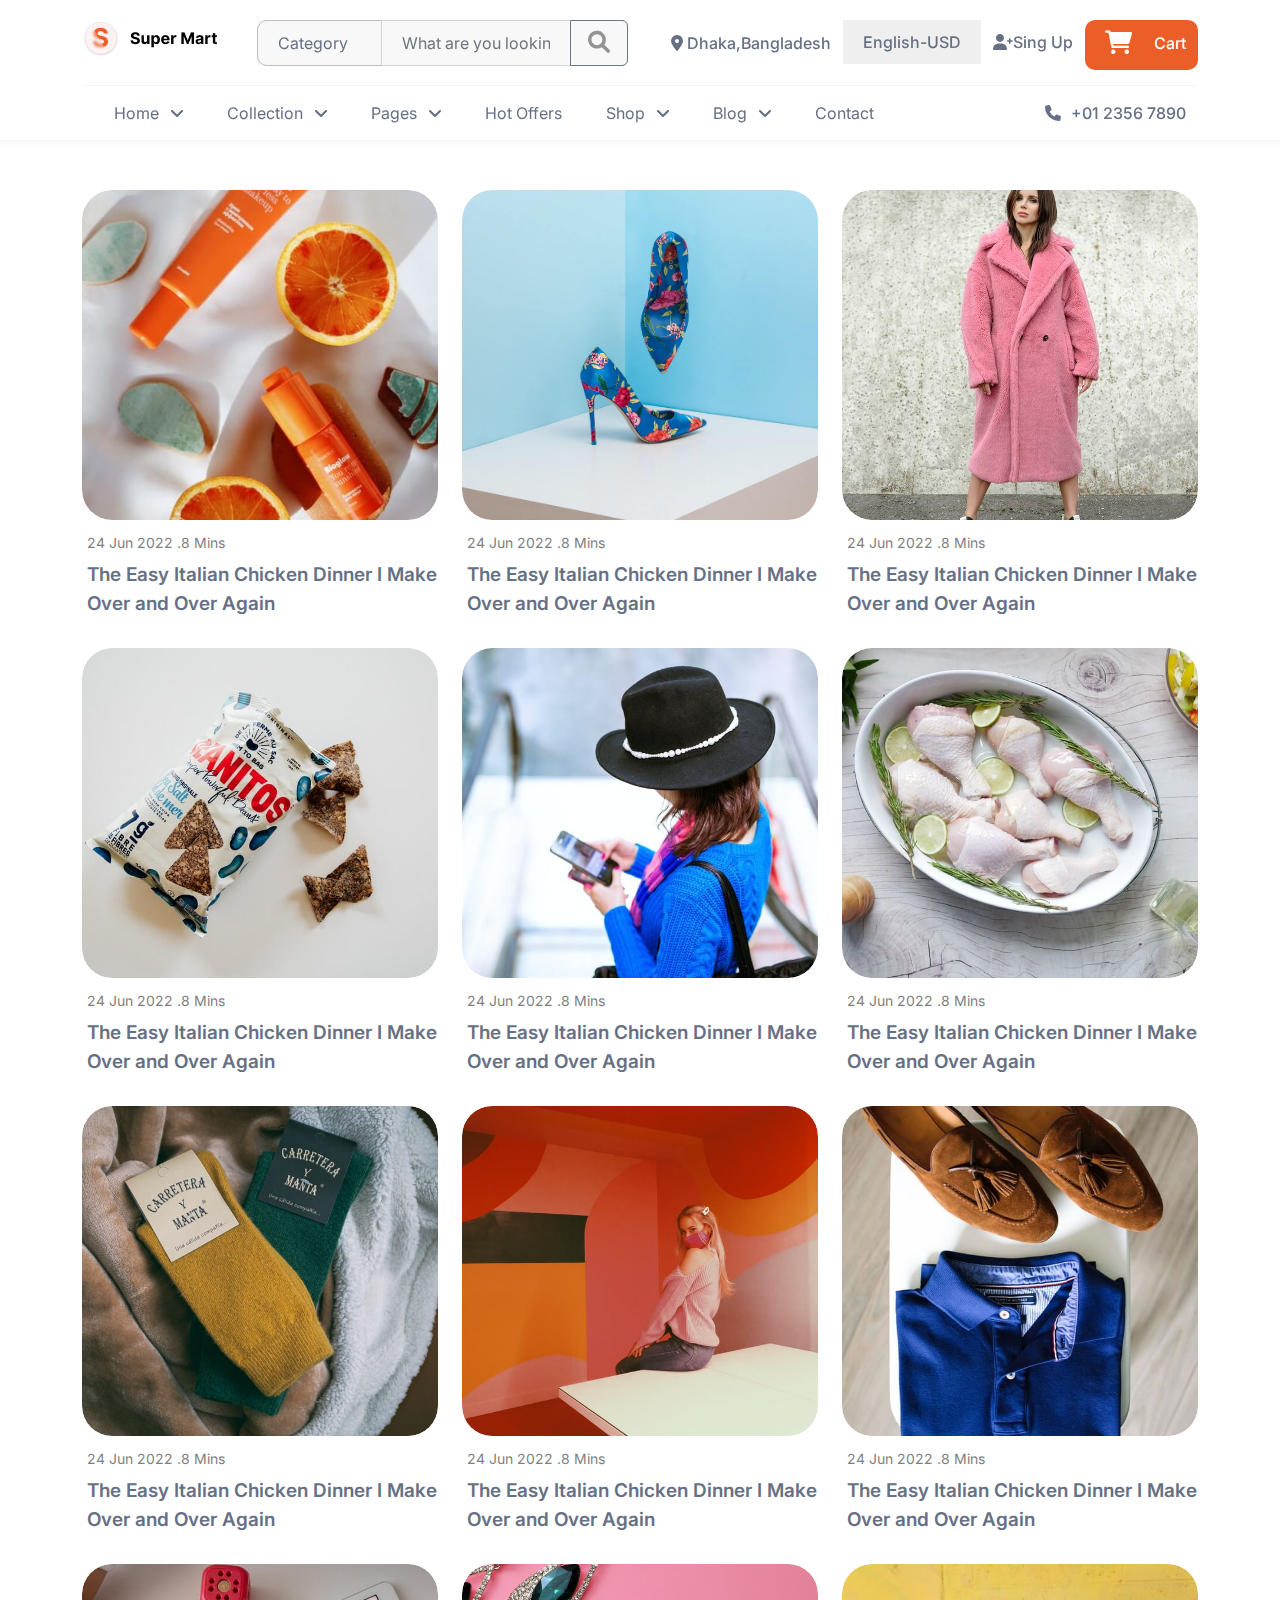
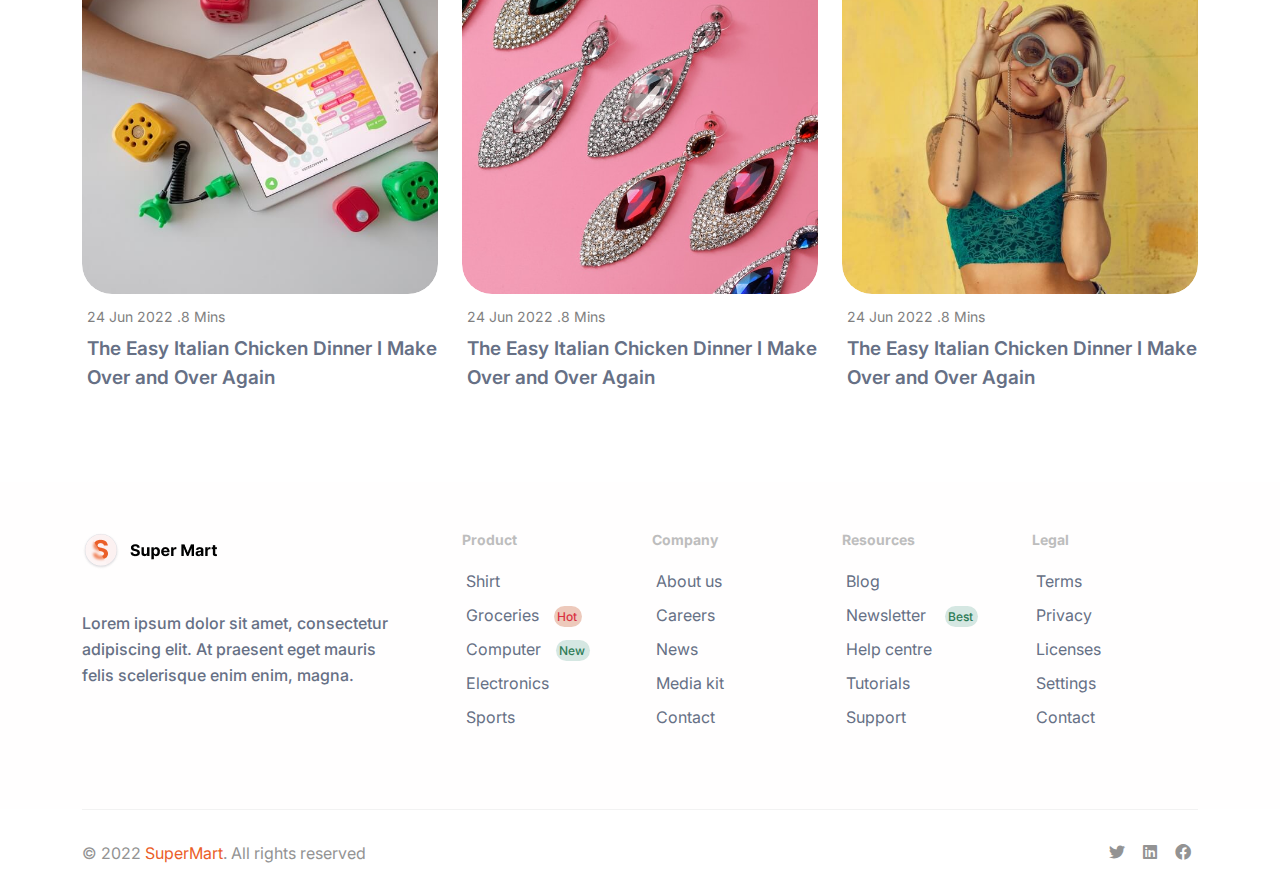
<file: Blog_single.html>
<!DOCTYPE html>
<html lang="en">

<head>
    <meta charset="UTF-8">
    <meta http-equiv="X-UA-Compatible" content="IE=edge">
    <meta name="viewport" content="width=device-width, initial-scale=1.0">
    <title>Super Mart</title>
    <link href="https://fonts.googleapis.com/css2?family=Inter:wght@400;500;700&family=Open+Sans&display=swap"
        rel="stylesheet">
    <link rel="stylesheet" href="css/fontawesome.min.css">
    <link rel="stylesheet" href="css/bootstrap.min.css">
    <link rel="stylesheet" href="css/swiper-bundle.min.css">
    <link rel="stylesheet" href="css/slick.css">
    <link rel="stylesheet" href="css/animate.css">
    <link rel="stylesheet" href="css/style.css">
    <link rel="stylesheet" href="css/responsive.css">
</head>

<body>
    <!-- header part start-->
    <header id="top_header">
        <div class="header_fix">
            <div class="container">
                <div class="row">
                    <div class="col-md-6 col-6">
                        <div class="header_left d-flex">
                            <div class="logo">
                                <button class="menu_btn d-lg-none">
                                    <i class="fas fa-bars" data-bs-toggle="offcanvas" data-bs-target="#mobile_menu">
                                    </i></button>
                                <a href="#"><img src="images/logo.png" alt=""></a>
                            </div>
                            <div class="search_box d-none d-lg-block">
                                <div class="input-group">
                                    <!--<i class="fa-solid fa-angle-down"></i>-->
                                    <select name="" id="" style="-webkit-appearance: none;" class="header_left_value">
                                        <option value="">Category</option>
                                        <option value="">Groceries</option>
                                        <option value="">Computer</option>
                                        <option value="">Women</option>
                                        <option value="">Electronics</option>
                                        <option value="">Men</option>
                                        <option value="">Baby</option>
                                        <option value="">Sports</option>
                                    </select>

                                    <input type="text" class="form-control" placeholder="What are you looking for..."
                                        aria-label="Text input with 2 dropdown buttons">
                                    <button class="btn btn-outline-secondary">
                                        <i class="fas fa-search"></i>
                                    </button>
                                </div>
                            </div>
                        </div>

                    </div>
                    <div class="col-md-6 col-6">
                        <div class="header_right d-flex justify-content-end">
                            <p class="d-none d-xl-block d-flex"><i class="fas fa-location-dot"></i> Dhaka,Bangladesh
                            </p>
                            <div class="country_flags d-none d-md-block">
                                <div class="flags">
                                    <div class="input-group mb-3">
                                        <select name="" id="" style="-webkit-appearance: none;"
                                            class="header_left_value">
                                            <option value="">English-USD</option>
                                            <option value="">Bangla-BDT</option>
                                            <option value="">Franch-FRF</option>
                                            <option value="">India-RUPI</option>
                                            <option value="">Turkish-LIRA</option>
                                        </select>
                                    </div>
                                </div>
                            </div>
                            <a href="#"><i class="fas fa-user-plus"></i>Sing Up</a>

                            <button class="header_cart d-flex" data-bs-toggle="offcanvas"
                                data-bs-target="#header-offcanvasRight">
                                <i class="fa-solid fa-cart-shopping"></i>
                                <p>Cart</p>
                            </button>
                        </div>
                    </div>
                </div>
                <!-- dekstrop menu start-->
                <nav id="dekstrop_menu" class="navbar d-none d-lg-block">
                    <div class="container">
                        <div class="main_menu">
                            <ul>
                                <li class="dropdown_menu"><a href="#">Home<i class="fa-solid fa-angle-down"></i></a>
                                    <ul>
                                        <li><a href="index.html">Home-01</a></li>
                                        <li><a href="index.html">Home-02</a></li>
                                        <li><a href="index.html">Home-03</a></li>
                                        <li><a href="index.html">Home-04</a></li>
                                    </ul>
                                </li>

                                <li class="mega_menu"><a href="#">Collection<i class="fa-solid fa-angle-down"></i></a>
                                    <div class="megamenu_container">
                                        <h5>Groceries
                                            <ul>
                                                <li><a href="Collection.html"> <i class="fas fa-arrow-right"></i> Meat &
                                                        Seafood</a></li>
                                                <li><a href="Collection.html"> <i class="fas fa-arrow-right"></i>Forzen
                                                        Food</a></li>
                                                <li><a href="Collection.html"> <i
                                                            class="fas fa-arrow-right"></i>Beverage</a></li>
                                                <li><a href="Collection.html"> <i
                                                            class="fas fa-arrow-right"></i>Dairy</a></li>
                                                <li><a href="Collection.html"> <i
                                                            class="fas fa-arrow-right"></i>Beverage</a></li>
                                                <li><a href="Collection.html"> <i class="fas fa-arrow-right"></i>Bekery
                                                        & Bread</a></li>
                                                <li><a href="Collection.html"> <i class="fas fa-arrow-right"></i>Candy
                                                    </a></li>
                                                <li><a href="Collection.html"> <i
                                                            class="fas fa-arrow-right"></i>Beverage</a></li>
                                            </ul>
                                        </h5>
                                        <h5>Electronics
                                            <ul>
                                                <li><a href="Collection.html"> <i
                                                            class="fas fa-arrow-right"></i>Computer & Laptop</a></li>
                                                <li><a href="Collection.html"> <i
                                                            class="fas fa-arrow-right"></i>Camera</a></li>
                                                <li><a href="Collection.html"> <i
                                                            class="fas fa-arrow-right"></i>Headphone</a></li>
                                                <li><a href="Collection.html"> <i
                                                            class="fas fa-arrow-right"></i>Smartwatch</a></li>
                                                <li><a href="Collection.html"> <i class="fas fa-arrow-right"></i>Mobile
                                                        & Tablets</a></li>
                                                <li><a href="Collection.html"> <i
                                                            class="fas fa-arrow-right"></i>Television</a></li>
                                                <li><a href="Collection.html"> <i
                                                            class="fas fa-arrow-right"></i>Smartphone </a></li>
                                                <li><a href="Collection.html"> <i
                                                            class="fas fa-arrow-right"></i>Speakers</a></li>
                                            </ul>
                                        </h5>
                                        <h5>Women
                                            <ul>
                                                <li><a href="Collection.html"> <i
                                                            class="fas fa-arrow-right"></i>Jewelry</a></li>
                                                <li><a href="Collection.html"> <i
                                                            class="fas fa-arrow-right"></i>Athletic shoes</a></li>
                                                <li><a href="Collection.html"> <i
                                                            class="fas fa-arrow-right"></i>Jackets</a></li>
                                                <li><a href="Collection.html"> <i
                                                            class="fas fa-arrow-right"></i>Socks</a></li>
                                                <li><a href="Collection.html"> <i
                                                            class="fas fa-arrow-right"></i>Sleepwear</a></li>
                                                <li><a href="Collection.html"> <i
                                                            class="fas fa-arrow-right"></i>Dresses</a></li>
                                                <li><a href="Collection.html"> <i class="fas fa-arrow-right"></i>T-shirt
                                                    </a></li>
                                                <li><a href="Collection.html"> <i
                                                            class="fas fa-arrow-right"></i>Hats</a></li>
                                            </ul>
                                        </h5>
                                        <h5>Man
                                            <ul>
                                                <li><a href="Collection.html"> <i
                                                            class="fas fa-arrow-right"></i>Glasses</a></li>
                                                <li><a href="Collection.html"> <i
                                                            class="fas fa-arrow-right"></i>Socks</a></li>
                                                <li><a href="Collection.html"> <i
                                                            class="fas fa-arrow-right"></i>Hats</a></li>
                                                <li><a href="Collection.html"> <i
                                                            class="fas fa-arrow-right"></i>Athletic shoes</a></li>
                                                <li><a href="Collection.html"> <i
                                                            class="fas fa-arrow-right"></i>Jackets</a></li>
                                                <li><a href="Collection.html"> <i
                                                            class="fas fa-arrow-right"></i>Sleepwear</a></li>
                                                <li><a href="Collection.html"> <i
                                                            class="fas fa-arrow-right"></i>Dresses</a></li>
                                                <li><a href="Collection.html"> <i class="fas fa-arrow-right"></i>T-shirt
                                                    </a></li>
                                            </ul>
                                        </h5>
                                        <h5>Sports
                                            <ul>
                                                <li><a href="Collection.html"> <i class="fas fa-arrow-right"></i>Gaming
                                                        Edition</a></li>
                                                <li><a href="Collection.html"> <i class="fas fa-arrow-right"></i>Gaming
                                                        Headset</a></li>
                                                <li><a href="Collection.html"> <i class="fas fa-arrow-right"></i>Gaming
                                                        Mouse pad</a></li>
                                                <li><a href="Collection.html"> <i class="fas fa-arrow-right"></i>Gaming
                                                        Mouse</a></li>
                                                <li><a href="Collection.html"> <i class="fas fa-arrow-right"></i>Gaming
                                                        Glasses</a></li>
                                                <li><a href="Collection.html"> <i class="fas fa-arrow-right"></i>Gaming
                                                        keyboadr</a></li>
                                                <li><a href="Collection.html"> <i class="fas fa-arrow-right"></i>Gaming
                                                        Microphone</a></li>
                                                <li><a href="Collection.html"> <i
                                                            class="fas fa-arrow-right"></i>Controller Charger</a></li>
                                            </ul>
                                        </h5>
                                    </div>
                                </li>

                                <li class="dropdown_menu"><a href="#">Pages<i class="fa-solid fa-angle-down"></i></a>
                                    <ul>
                                        <li><a href="About.html">About</a></li>
                                        <li><a href="Privacy.html">Privacy Policy</a></li>
                                        <li><a href="Terms&Conditions.html">Terms & Conditions</a></li>
                                        <li><a href="#">Comming Soon</a></li>
                                        <li><a href="#">404</a></li>
                                    </ul>
                                </li>
                                <li><a href="#">Hot Offers</a></li>
                                <li class="dropdown_menu"><a href="#">Shop<i class="fa-solid fa-angle-down"></i></a>
                                    <ul>
                                        <li><a href="Shop.html">Shop</a></li>
                                        <li><a href="Shop_details.html">Shop Details</a></li>
                                        <li><a href="Shop.html">Shop Search</a></li>
                                        <li><a href="Shop.html">Shop Cart</a></li>
                                        <li><a href="Shop.html">Shop Cheakout</a></li>
                                        <li><a href="Shop.html">Order Tracker </a></li>
                                    </ul>
                                </li>
                                <li class="dropdown_menu"><a href="#">Blog<i class="fa-solid fa-angle-down"></i></a>
                                    <ul>
                                        <li><a href="Blog_List.html">Blog List</a></li>
                                        <li><a href="Blog_List.html">Blog grid</a></li>
                                        <li><a href="Blog_single.html">Blog Single</a></li>
                                    </ul>
                                </li>
                                <li><a href="Contact.html">Contact</a></li>
                            </ul>
                        </div>
                        <div class="main_contact d-none d-xl-block">
                            <a href="#+012356789tel"><i class="fa-solid fa-phone"></i>+01 2356 7890</a>
                        </div>
                    </div>
                </nav>
                <!-- dekstrop menu end-->
            </div>
        </div>
    </header>
    <!--=== header part start===-->

    <!--backtop button start-->
    <div class="backtop">
        <i class="fa-solid fa-arrow-up-long"></i>
    </div>
    <!--backtop button end-->

    <!--=== ofcanvas ===-->
    <div class="offcanvas offcanvas-end" tabindex="-1" id="header-offcanvasRight" aria-labelledby="offcanvasRightLabel">
        <div class="offcanvas-header">
            <h5 class="offcanvas-title cart_title" id="offcanvasRightLabel">Your Cart</h5>
            <button type="button" class="btn-close" data-bs-dismiss="offcanvas" aria-label="Close"></button>
        </div>
        <div class="offcanvas-body">
            <div class="container">
                <div class="row justify-content-between">
                    <div class="col-12 ">
                        <div class="cart_heading d-flex justify-content-between">
                            <h6>Product</h6>
                            <h6>Price</h6>

                        </div>
                        <div class="Cart_cont">
                            <div class="cart_items d-flex">
                                <div class="col-9">
                                    <div class="cart_left d-flex">
                                        <img src="images/cart-01.png" alt="">
                                        <div class="cart_text">
                                            <p> All Natural Italian Chicken Meatballs</p>
                                            <div class="cart_adj d-flex">
                                                <span><i class="fas fa-plus"></i>0<i
                                                        class="fa-solid fa-minus"></i></span>
                                                <h6>In Stock</h6>
                                            </div>
                                        </div>
                                    </div>
                                </div>
                                <div class="col-3">
                                    <div class="cart_right">
                                        <p>$24.00</p>
                                        <a href="#" class=" d-flex"><i class="fa-solid fa-trash-can"></i></i>Delete</a>
                                    </div>
                                </div>
                            </div>

                            <div class="cart_items d-flex">
                                <div class="col-9">
                                    <div class="cart_left d-flex">
                                        <img src="images/cart-02.png" alt="">
                                        <div class="cart_text">
                                            <p> All Natural Italian Chicken Meatballs</p>
                                            <div class="cart_adj d-flex">
                                                <span><i class="fas fa-plus"></i>0<i
                                                        class="fa-solid fa-minus"></i></span>
                                                <h6>In Stock</h6>
                                            </div>
                                        </div>
                                    </div>
                                </div>
                                <div class="col-3">
                                    <div class="cart_right">
                                        <p>$24.00</p>
                                        <a href="#" class=" d-flex"><i class="fa-solid fa-trash-can"></i></i>Delete</a>
                                    </div>
                                </div>
                            </div>

                            <div class="cart_items d-flex">
                                <div class="col-9">
                                    <div class="cart_left d-flex">
                                        <img src="images/cart-03.png" alt="">
                                        <div class="cart_text">
                                            <p> All Natural Italian Chicken Meatballs</p>
                                            <div class="cart_adj d-flex">
                                                <span><i class="fas fa-plus"></i>0<i
                                                        class="fa-solid fa-minus"></i></span>
                                                <h6>In Stock</h6>
                                            </div>
                                        </div>
                                    </div>
                                </div>
                                <div class="col-3">
                                    <div class="cart_right">
                                        <p>$24.00</p>
                                        <a href="#" class=" d-flex"><i class="fa-solid fa-trash-can"></i></i>Delete</a>
                                    </div>
                                </div>
                            </div>

                            <div class="cart_items d-flex">
                                <div class="col-9">
                                    <div class="cart_left d-flex">
                                        <img src="images/cart-04.png" alt="">
                                        <div class="cart_text">
                                            <p> All Natural Italian Chicken Meatballs</p>
                                            <div class="cart_adj d-flex">
                                                <span><i class="fas fa-plus"></i>0<i
                                                        class="fa-solid fa-minus"></i></span>
                                                <h6>In Stock</h6>
                                            </div>
                                        </div>
                                    </div>
                                </div>
                                <div class="col-3">
                                    <div class="cart_right">
                                        <p>$24.00</p>
                                        <a href="#" class=" d-flex"><i class="fa-solid fa-trash-can"></i></i>Delete</a>
                                    </div>
                                </div>
                            </div>
                        </div>
                        <div class="col-12">
                            <div class="shop_list d-flex justify-content-between">
                                <div class="list_left">
                                    <h6>Subtotal</h6>
                                    <h6>Shipping:</h6>
                                </div>
                                <div class="list_right">
                                    <p>$45.00</p>
                                    <p>$15.22</p>
                                </div>
                            </div>
                            <div class="total_prc d-flex justify-content-between">
                                <h5>Total (Incl. VAT)</h5>
                                <p>$60.22</p>
                            </div>

                            <div class="cart_btn d-flex justify-content-between">
                                <div class="cheak_btn">
                                    <a href="#">Go To Cheakout</a>
                                </div>
                                <div class="shop_btn">
                                    <a href="#">Continue Shopping</a>
                                </div>
                            </div>
                        </div>
                    </div>

                </div>
            </div>
        </div>
    </div>
    <!-- ofcanvas end-->

    <!-- mobile Mune start-->
    <div class="offcanvas offcanvas-start" tabindex="-1" id="mobile_menu" aria-labelledby="offcanvasExampleLabel">
        <div class="offcanvas-header">
            <div class="mobile_logo">
                <a href="#"><img src="images/logo.png" alt=""></a>
            </div>
            <button type="button" class="btn-close" data-bs-dismiss="offcanvas" aria-label="Close"></button>
        </div>
        <div class="offcanvas-body">
            <div class="search_box d-lg-none">
                <div class="input-group d-flex">
                    <input type="text" class="form-control" aria-label="Text input with 2 dropdown buttons">
                    <button class="btn btn-outline-secondary">
                        <i class="fas fa-search"></i>
                    </button>
                </div>
            </div>

            <div class="mobile_menu">
                <ul>
                    <li><a href="#">Home <i class="fas fa-angle-down"></i></a>
                        <ul class="mobile_dropdown_home">
                            <li><a href="#">Home-01</a></li>
                            <li><a href="#">Home-02</a></li>
                            <li><a href="#">Home-03</a></li>
                            <li><a href="#">Home-04</a></li>
                        </ul>
                    </li>

                    <li><a href="#">Collection <i class="fas fa-angle-down"></i></a>
                        <ul class="mobile_dropdown">
                            <li><a href="#">Groceries<i class="fas fa-angle-down"></i></a>
                                <ul class="mobile_mega">
                                    <li><a href="#">Meat & Seafood</a></li>
                                    <li><a href="#">Forzen Food</a></li>
                                    <li><a href="#">Beverage</a></li>
                                    <li><a href="#">Dairy</a></li>
                                    <li><a href="#">Beverage</a></li>
                                    <li><a href="#">Bekery & Bread</a></li>
                                    <li><a href="#">Candy </a></li>
                                    <li><a href="#">Beverage</a></li>
                                </ul>
                            </li>
                            <li><a href="#">Electronics<i class="fas fa-angle-down"></i></a>
                                <ul class="mobile_mega">
                                    <li><a href="#">Computer & Laptop</a></li>
                                    <li><a href="#">Camera</a></li>
                                    <li><a href="#">Headphone</a></li>
                                    <li><a href="#">Smartwatch</a></li>
                                    <li><a href="#">Mobile & Tablets</a></li>
                                    <li><a href="#">Television</a></li>
                                    <li><a href="#">Smartphone </a></li>
                                    <li><a href="#">Speakers</a></li>
                                </ul>
                            </li>
                            <li><a href="#">Women<i class="fas fa-angle-down"></i></a>
                                <ul class="mobile_mega">
                                    <li><a href="#">Jewelry</a></li>
                                    <li><a href="#">Athletic shoes</a></li>
                                    <li><a href="#">Jackets</a></li>
                                    <li><a href="#">Socks</a></li>
                                    <li><a href="#">Sleepwear</a></li>
                                    <li><a href="#">Dresses</a></li>
                                    <li><a href="#">T-shirt </a></li>
                                    <li><a href="#">Hats</a></li>
                                </ul>
                            </li>
                            <li><a href="#">Man<i class="fas fa-angle-down"></i></a>
                                <ul class="mobile_mega">
                                    <li><a href="#">Glasses</a></li>
                                    <li><a href="#">Socks</a></li>
                                    <li><a href="#">Hats</a></li>
                                    <li><a href="#">Athletic shoes</a></li>
                                    <li><a href="#">Jackets</a></li>
                                    <li><a href="#">Sleepwear</a></li>
                                    <li><a href="#">Dresses</a></li>
                                    <li><a href="#">T-shirt </a></li>
                                </ul>
                            </li>
                            <li><a href="#">Sports<i class="fas fa-angle-down"></i></a>
                                <ul class="mobile_mega">
                                    <li><a href="#">Gaming Edition</a></li>
                                    <li><a href="#">Gaming Headset</a></li>
                                    <li><a href="#">Gaming Mouse pad</a></li>
                                    <li><a href="#">Gaming Mouse</a></li>
                                    <li><a href="#">Gaming Glasses</a></li>
                                    <li><a href="#">Gaming keyboadr</a></li>
                                    <li><a href="#">Gaming Microphone</a></li>
                                    <li><a href="#">Controller Charger</a></li>
                                </ul>
                            </li>
                        </ul>
                    </li>

                    <li><a href="#">Pages <i class="fas fa-angle-down"></i></a>
                        <ul class="mobile_dropdown_page">
                            <li><a href="#">About</a></li>
                            <li><a href="#">Privacy Policy</a></li>
                            <li><a href="#">Terms & Conditions</a></li>
                            <li><a href="#">Comming Soon</a></li>
                            <li><a href="#">404</a></li>
                        </ul>
                    </li>

                    <li><a href="#">Hot Offers</a></li>

                    <li><a href="#">Shop <i class="fas fa-angle-down"></i></a>
                        <ul class="mobile_dropdown_shop">
                            <li><a href="#">Shop</a></li>
                            <li><a href="#">Shop Details</a></li>
                            <li><a href="#">Shop Search</a></li>
                            <li><a href="#">Shop Cart</a></li>
                            <li><a href="#">Shop Cheakout</a></li>
                            <li><a href="#">Order Tracker </a></li>
                        </ul>
                    </li>

                    <li><a href="#">Blog <i class="fas fa-angle-down"></i></a>
                        <ul class="mobile_dropdown_blog">
                            <li><a href="#">Blog List</a></li>
                            <li><a href="#">Blog grid</a></li>
                            <li><a href="#">Blog Single</a></li>
                        </ul>
                    </li>

                    <li><a href="#">Contact</a></li>
                </ul>
            </div>
        </div>
    </div>
    <!-- mobile Mune end-->


    <!--============= Blog single part start=================-->
    <section id="Blog_single">
        <div class="container">
            <div class="col-lg-12">
                <div class="row">
                    <div class="col-lg-4 col-md-6 Blog_single_content">
                        <div class="Blog_single_items">
                            <img src="images/blog-post-01.jpg" alt="">
                        </div>
                        <div class="Blog_single_text">
                            <p>24 Jun 2022 .8 Mins</p>
                            <a href="#">The Easy Italian Chicken Dinner I Make Over and Over Again</a>
                        </div>
                    </div>
                    <div class="col-lg-4 col-md-6 Blog_single_content">
                        <div class="Blog_single_items">
                            <img src="images/blog-post-02.jpg" alt="">
                        </div>
                        <div class="Blog_single_text">
                            <p>24 Jun 2022 .8 Mins</p>
                            <a href="#">The Easy Italian Chicken Dinner I Make Over and Over Again</a>
                        </div>
                    </div>
                    <div class="col-lg-4 col-md-6 Blog_single_content">
                        <div class="Blog_single_items">
                            <img src="images/blog-post-03.jpg" alt="">
                        </div>
                        <div class="Blog_single_text">
                            <p>24 Jun 2022 .8 Mins</p>
                            <a href="#">The Easy Italian Chicken Dinner I Make Over and Over Again</a>
                        </div>
                    </div>
                </div>
                <div class="row">
                    <div class="col-lg-4 col-md-6 Blog_single_content">
                        <div class="Blog_single_items">
                            <img src="images/blog-post-04.jpg" alt="">
                        </div>
                        <div class="Blog_single_text">
                            <p>24 Jun 2022 .8 Mins</p>
                            <a href="#">The Easy Italian Chicken Dinner I Make Over and Over Again</a>
                        </div>
                    </div>
                    <div class="col-lg-4 col-md-6 Blog_single_content">
                        <div class="Blog_single_items">
                            <img src="images/blog-post-05.jpg" alt="">
                        </div>
                        <div class="Blog_single_text">
                            <p>24 Jun 2022 .8 Mins</p>
                            <a href="#">The Easy Italian Chicken Dinner I Make Over and Over Again</a>
                        </div>
                    </div>
                    <div class="col-lg-4 col-md-6 Blog_single_content">
                        <div class="Blog_single_items">
                            <img src="images/blog-post-06.jpg" alt="">
                        </div>
                        <div class="Blog_single_text">
                            <p>24 Jun 2022 .8 Mins</p>
                            <a href="#">The Easy Italian Chicken Dinner I Make Over and Over Again</a>
                        </div>
                    </div>
                </div>
                <div class="row">
                    <div class="col-lg-4 col-md-6 Blog_single_content">
                        <div class="Blog_single_items">
                            <img src="images/blog-post-07.jpg" alt="">
                        </div>
                        <div class="Blog_single_text">
                            <p>24 Jun 2022 .8 Mins</p>
                            <a href="#">The Easy Italian Chicken Dinner I Make Over and Over Again</a>
                        </div>
                    </div>
                    <div class="col-lg-4 col-md-6 Blog_single_content">
                        <div class="Blog_single_items">
                            <img src="images/blog-post-08.jpg" alt="">
                        </div>
                        <div class="Blog_single_text">
                            <p>24 Jun 2022 .8 Mins</p>
                            <a href="#">The Easy Italian Chicken Dinner I Make Over and Over Again</a>
                        </div>
                    </div>
                    <div class="col-lg-4 col-md-6 Blog_single_content">
                        <div class="Blog_single_items">
                            <img src="images/blog-post-09.jpg" alt="">
                        </div>
                        <div class="Blog_single_text">
                            <p>24 Jun 2022 .8 Mins</p>
                            <a href="#">The Easy Italian Chicken Dinner I Make Over and Over Again</a>
                        </div>
                    </div>
                </div>
                <div class="row">
                    <div class="col-lg-4 col-md-6 Blog_single_content">
                        <div class="Blog_single_items">
                            <img src="images/blog-post-10.jpg" alt="">
                        </div>
                        <div class="Blog_single_text">
                            <p>24 Jun 2022 .8 Mins</p>
                            <a href="#">The Easy Italian Chicken Dinner I Make Over and Over Again</a>
                        </div>
                    </div>
                    <div class="col-lg-4 col-md-6 Blog_single_content">
                        <div class="Blog_single_items">
                            <img src="images/blog-post-11.jpg" alt="">
                        </div>
                        <div class="Blog_single_text">
                            <p>24 Jun 2022 .8 Mins</p>
                            <a href="#">The Easy Italian Chicken Dinner I Make Over and Over Again</a>
                        </div>
                    </div>
                    <div class="col-lg-4 col-md-6 Blog_single_content">
                        <div class="Blog_single_items">
                            <img src="images/blog-post-12.jpg" alt="">
                        </div>
                        <div class="Blog_single_text">
                            <p>24 Jun 2022 .8 Mins</p>
                            <a href="#">The Easy Italian Chicken Dinner I Make Over and Over Again</a>
                        </div>
                    </div>
                </div>
            </div>
        </div>
    </section>
    <!--============= Blog single part end=================-->



    <!-- footer part start-->
    <section id="footer">
        <div class="container">
            <div class="col-lg-12">
                <div class="row">
                    <div class="col-lg-4">
                        <div class="footer_logo">
                            <a href="#"><img src="images/logo.png" alt=""></a>
                        </div>
                        <div class="footer_logo_text">
                            <p>Lorem ipsum dolor sit amet, consectetur adipiscing elit.
                                At praesent eget mauris felis scelerisque enim enim, magna.</p>
                        </div>
                    </div>
                    <div class="col-lg-8">
                        <div class="row">
                            <div class="col-md-3 col-6">
                                <div class="fotter_content">
                                    <h6>Product</h6>
                                    <ul>
                                        <li> <i class="fas fa-arrow-right"></i><a href="#"> Shirt</a></li>
                                        <li> <i class="fas fa-arrow-right"></i><a href="#">Groceries</a><span>Hot</span>
                                        </li>
                                        <li> <i class="fas fa-arrow-right"></i><a href="#">Computer</a><span
                                                class="sp_two">New</span></li>
                                        <li> <i class="fas fa-arrow-right"></i><a href="#">Electronics</a></li>
                                        <li> <i class="fas fa-arrow-right"></i><a href="#">Sports</a></li>
                                    </ul>
                                </div>
                            </div>
                            <div class="col-md-3 col-6">
                                <div class="fotter_content">
                                    <h6>Company</h6>
                                    <ul>
                                        <li> <i class="fas fa-arrow-right"></i><a href="#">About us</a></li>
                                        <li> <i class="fas fa-arrow-right"></i><a href="#">Careers</a></li>
                                        <li> <i class="fas fa-arrow-right"></i><a href="#">News</a></li>
                                        <li> <i class="fas fa-arrow-right"></i><a href="#">Media kit</a></li>
                                        <li> <i class="fas fa-arrow-right"></i><a href="#">Contact</a></li>
                                    </ul>
                                </div>
                            </div>
                            <div class="col-md-3 col-6">
                                <div class="fotter_content">
                                    <h6>Resources</h6>
                                    <ul>
                                        <li> <i class="fas fa-arrow-right"></i><a href="#">Blog</a></li>
                                        <li> <i class="fas fa-arrow-right"></i><a href="#">Newsletter</a> <span
                                                class="sp_two">Best</span></li>
                                        <li> <i class="fas fa-arrow-right"></i><a href="#">Help centre</a></li>
                                        <li> <i class="fas fa-arrow-right"></i><a href="#">Tutorials</a></li>
                                        <li> <i class="fas fa-arrow-right"></i><a href="#"> Support</a></li>
                                    </ul>
                                </div>
                            </div>
                            <div class="col-md-3 col-6">
                                <div class="fotter_content">
                                    <h6>Legal</h6>
                                    <ul>
                                        <li> <i class="fas fa-arrow-right"></i><a href="#">Terms</a></li>
                                        <li> <i class="fas fa-arrow-right"></i><a href="#">Privacy</a></li>
                                        <li> <i class="fas fa-arrow-right"></i><a href="#">Licenses</a></li>
                                        <li> <i class="fas fa-arrow-right"></i><a href="#">Settings</a></li>
                                        <li> <i class="fas fa-arrow-right"></i><a href="#">Contact</a></li>
                                    </ul>
                                </div>
                            </div>
                        </div>
                    </div>
                </div>
            </div>
        </div>
    </section>
    <!-- footer part end-->

    <!-- end part -->
    <section id="end">
        <div class="container">
            <div class="col-12 end_border">
                <div class="row">
                    <div class="col-8">
                        <div class="end_left">
                            <p>© 2022 <a href="#">SuperMart</a>. All rights reserved</p>
                        </div>
                    </div>
                    <div class="col-4 text-end">
                        <div class="end_right">
                            <a href="#"><i class="fa-brands fa-twitter"></i></a>
                            <a href="#"><i class="fa-brands fa-linkedin"></i></a>
                            <a href="#"><i class="fa-brands fa-facebook"></i></a>
                        </div>
                    </div>
                </div>
            </div>
        </div>
    </section>
    <!-- end part finish-->


    <script src="js/bootstrap.bundle.min.js"></script>
    <script src="js/jquery-1.12.4.min.js"></script>
    <script src="js/swiper-bundle.min.js"></script>
    <script src="js/slick.min.js"></script>
    <script src="js/wow.min.js"></script>
    <script src="js/script.js"></script>
</body>

</html>
</file>
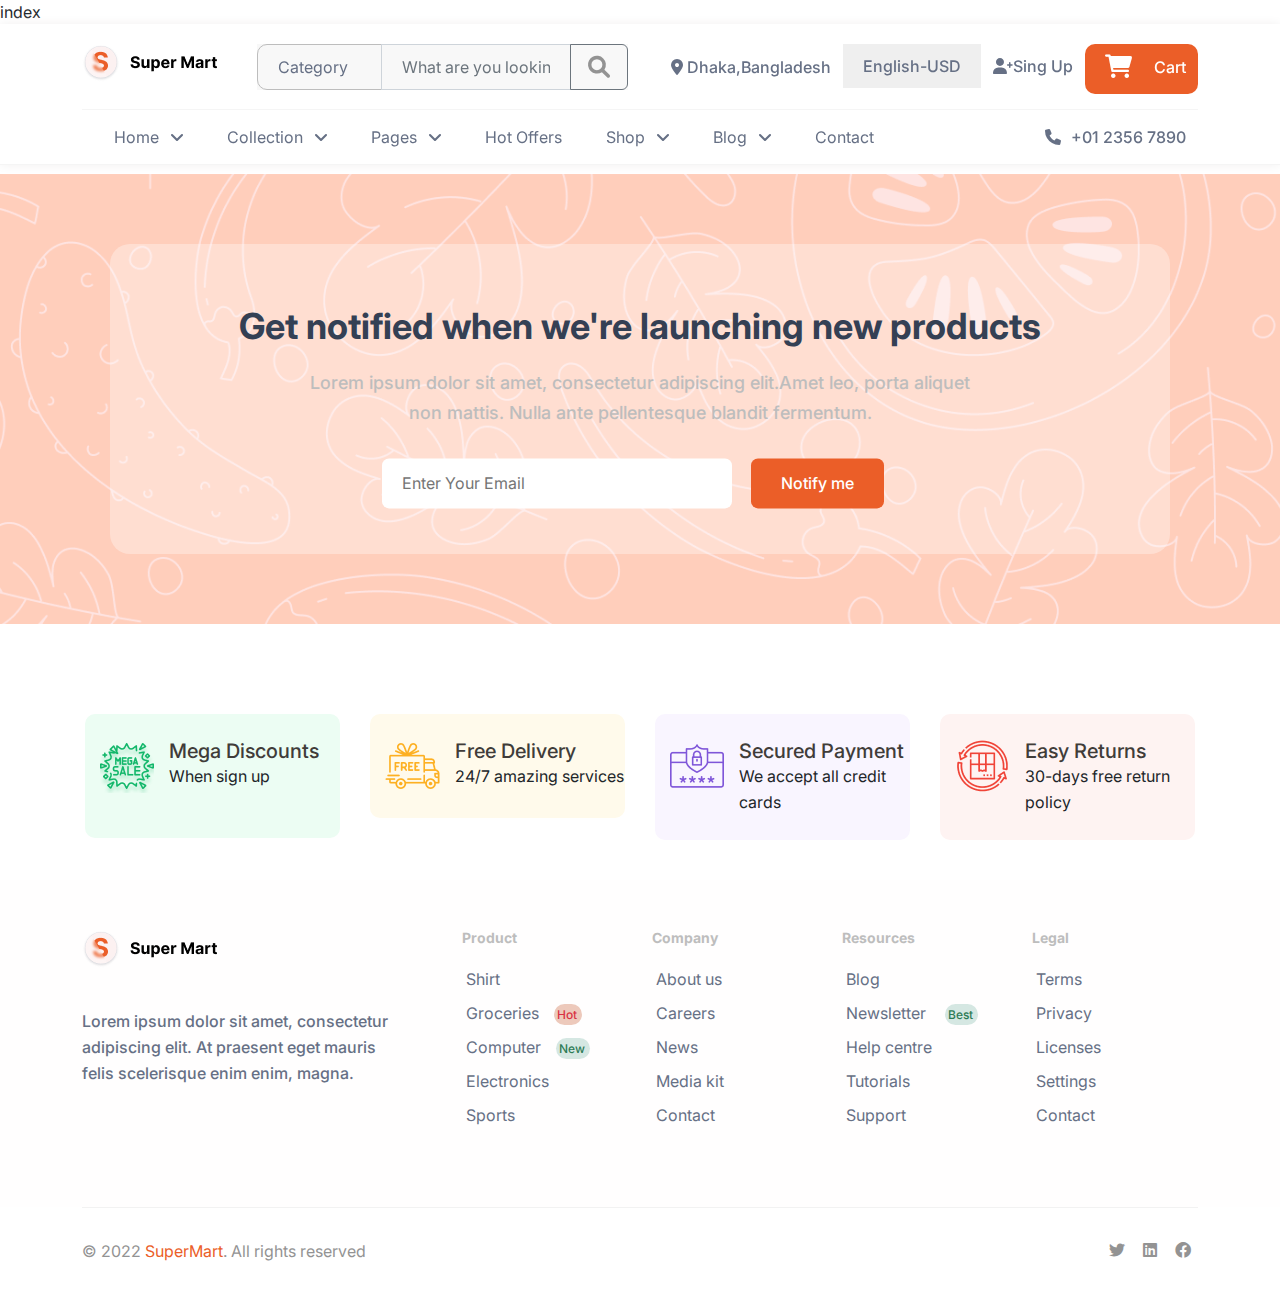
<file: Collection.html>
index<!DOCTYPE html>
<html lang="en">

<head>
    <meta charset="UTF-8">
    <meta http-equiv="X-UA-Compatible" content="IE=edge">
    <meta name="viewport" content="width=device-width, initial-scale=1.0">
    <title>Super Mart</title>
    <link href="https://fonts.googleapis.com/css2?family=Inter:wght@400;500;700&family=Open+Sans&display=swap"
        rel="stylesheet">
    <link rel="stylesheet" href="css/fontawesome.min.css">
    <link rel="stylesheet" href="css/bootstrap.min.css">
    <link rel="stylesheet" href="css/swiper-bundle.min.css">
    <link rel="stylesheet" href="css/slick.css">
    <link rel="stylesheet" href="css/animate.css">
    <link rel="stylesheet" href="css/style.css">
    <link rel="stylesheet" href="css/responsive.css">
</head>

<body>
    <!-- header part start-->
    <header id="top_header">
        <div class="header_fix">
            <div class="container">
                <div class="row">
                    <div class="col-md-6 col-6">
                        <div class="header_left d-flex">
                            <div class="logo">
                                <button class="menu_btn d-lg-none">
                                    <i class="fas fa-bars" data-bs-toggle="offcanvas" data-bs-target="#mobile_menu">
                                    </i></button>
                                <a href="#"><img src="images/logo.png" alt=""></a>
                            </div>
                            <div class="search_box d-none d-lg-block">
                                <div class="input-group">
                                    <!--<i class="fa-solid fa-angle-down"></i>-->
                                    <select name="" id="" style="-webkit-appearance: none;" class="header_left_value">
                                        <option value="">Category</option>
                                        <option value="">Groceries</option>
                                        <option value="">Computer</option>
                                        <option value="">Women</option>
                                        <option value="">Electronics</option>
                                        <option value="">Men</option>
                                        <option value="">Baby</option>
                                        <option value="">Sports</option>
                                    </select>
    
                                    <input type="text" class="form-control" placeholder="What are you looking for..."
                                        aria-label="Text input with 2 dropdown buttons">
                                    <button class="btn btn-outline-secondary">
                                        <i class="fas fa-search"></i>
                                    </button>
                                </div>
                            </div>
                        </div>
    
                    </div>
                    <div class="col-md-6 col-6">
                        <div class="header_right d-flex justify-content-end">
                            <p class="d-none d-xl-block d-flex"><i class="fas fa-location-dot"></i> Dhaka,Bangladesh </p>
                            <div class="country_flags d-none d-md-block">
                                <div class="flags">
                                    <div class="input-group mb-3">
                                        <select name="" id="" style="-webkit-appearance: none;" class="header_left_value">
                                            <option value="">English-USD</option>
                                            <option value="">Bangla-BDT</option>
                                            <option value="">Franch-FRF</option>
                                            <option value="">India-RUPI</option>
                                            <option value="">Turkish-LIRA</option>
                                        </select>
                                    </div>
                                </div>
                            </div>
                            <a href="#"><i class="fas fa-user-plus"></i>Sing Up</a>
    
                            <button class="header_cart d-flex" data-bs-toggle="offcanvas"
                                data-bs-target="#header-offcanvasRight">
                                <i class="fa-solid fa-cart-shopping"></i>
                                <p>Cart</p>
                            </button>
                        </div>
                    </div>
                </div>
            <!-- dekstrop menu start-->
                <nav id="dekstrop_menu" class="navbar d-none d-lg-block">
                    <div class="container">
                        <div class="main_menu">
                            <ul>
                                <li class="dropdown_menu"><a href="#">Home<i class="fa-solid fa-angle-down"></i></a>
                                    <ul>
                                        <li><a href="index.html">Home-01</a></li>
                                        <li><a href="index.html">Home-02</a></li>
                                        <li><a href="index.html">Home-03</a></li>
                                        <li><a href="index.html">Home-04</a></li>
                                    </ul>
                                </li>
            
                                <li class="mega_menu"><a href="#">Collection<i class="fa-solid fa-angle-down"></i></a>
                                    <div class="megamenu_container">
                                        <h5>Groceries
                                            <ul>
                                                <li><a href="Collection.html"> <i class="fas fa-arrow-right"></i> Meat & Seafood</a></li>
                                                <li><a href="Collection.html"> <i class="fas fa-arrow-right"></i>Forzen Food</a></li>
                                                <li><a href="Collection.html"> <i class="fas fa-arrow-right"></i>Beverage</a></li>
                                                <li><a href="Collection.html"> <i class="fas fa-arrow-right"></i>Dairy</a></li>
                                                <li><a href="Collection.html"> <i class="fas fa-arrow-right"></i>Beverage</a></li>
                                                <li><a href="Collection.html"> <i class="fas fa-arrow-right"></i>Bekery & Bread</a></li>
                                                <li><a href="Collection.html"> <i class="fas fa-arrow-right"></i>Candy </a></li>
                                                <li><a href="Collection.html"> <i class="fas fa-arrow-right"></i>Beverage</a></li>
                                            </ul>
                                        </h5>
                                        <h5>Electronics
                                            <ul>
                                                <li><a href="Collection.html"> <i class="fas fa-arrow-right"></i>Computer & Laptop</a></li>
                                                <li><a href="Collection.html"> <i class="fas fa-arrow-right"></i>Camera</a></li>
                                                <li><a href="Collection.html"> <i class="fas fa-arrow-right"></i>Headphone</a></li>
                                                <li><a href="Collection.html"> <i class="fas fa-arrow-right"></i>Smartwatch</a></li>
                                                <li><a href="Collection.html"> <i class="fas fa-arrow-right"></i>Mobile & Tablets</a></li>
                                                <li><a href="Collection.html"> <i class="fas fa-arrow-right"></i>Television</a></li>
                                                <li><a href="Collection.html"> <i class="fas fa-arrow-right"></i>Smartphone </a></li>
                                                <li><a href="Collection.html"> <i class="fas fa-arrow-right"></i>Speakers</a></li>
                                            </ul>
                                        </h5>
                                        <h5>Women
                                            <ul>
                                                <li><a href="Collection.html"> <i class="fas fa-arrow-right"></i>Jewelry</a></li>
                                                <li><a href="Collection.html"> <i class="fas fa-arrow-right"></i>Athletic shoes</a></li>
                                                <li><a href="Collection.html"> <i class="fas fa-arrow-right"></i>Jackets</a></li>
                                                <li><a href="Collection.html"> <i class="fas fa-arrow-right"></i>Socks</a></li>
                                                <li><a href="Collection.html"> <i class="fas fa-arrow-right"></i>Sleepwear</a></li>
                                                <li><a href="Collection.html"> <i class="fas fa-arrow-right"></i>Dresses</a></li>
                                                <li><a href="Collection.html"> <i class="fas fa-arrow-right"></i>T-shirt </a></li>
                                                <li><a href="Collection.html"> <i class="fas fa-arrow-right"></i>Hats</a></li>
                                            </ul>
                                        </h5>
                                        <h5>Man
                                            <ul>
                                                <li><a href="Collection.html"> <i class="fas fa-arrow-right"></i>Glasses</a></li>
                                                <li><a href="Collection.html"> <i class="fas fa-arrow-right"></i>Socks</a></li>
                                                <li><a href="Collection.html"> <i class="fas fa-arrow-right"></i>Hats</a></li>
                                                <li><a href="Collection.html"> <i class="fas fa-arrow-right"></i>Athletic shoes</a></li>
                                                <li><a href="Collection.html"> <i class="fas fa-arrow-right"></i>Jackets</a></li>
                                                <li><a href="Collection.html"> <i class="fas fa-arrow-right"></i>Sleepwear</a></li>
                                                <li><a href="Collection.html"> <i class="fas fa-arrow-right"></i>Dresses</a></li>
                                                <li><a href="Collection.html"> <i class="fas fa-arrow-right"></i>T-shirt </a></li>
                                            </ul>
                                        </h5>
                                        <h5>Sports
                                            <ul>
                                                <li><a href="Collection.html"> <i class="fas fa-arrow-right"></i>Gaming Edition</a></li>
                                                <li><a href="Collection.html"> <i class="fas fa-arrow-right"></i>Gaming Headset</a></li>
                                                <li><a href="Collection.html"> <i class="fas fa-arrow-right"></i>Gaming Mouse pad</a></li>
                                                <li><a href="Collection.html"> <i class="fas fa-arrow-right"></i>Gaming Mouse</a></li>
                                                <li><a href="Collection.html"> <i class="fas fa-arrow-right"></i>Gaming Glasses</a></li>
                                                <li><a href="Collection.html"> <i class="fas fa-arrow-right"></i>Gaming keyboadr</a></li>
                                                <li><a href="Collection.html"> <i class="fas fa-arrow-right"></i>Gaming Microphone</a></li>
                                                <li><a href="Collection.html"> <i class="fas fa-arrow-right"></i>Controller Charger</a></li>
                                            </ul>
                                        </h5>
                                    </div>
                                </li>
            
                                <li class="dropdown_menu"><a href="#">Pages<i class="fa-solid fa-angle-down"></i></a>
                                    <ul>
                                        <li><a href="About.html">About</a></li>
                                        <li><a href="Privacy.html">Privacy Policy</a></li>
                                        <li><a href="Terms&Conditions.html">Terms & Conditions</a></li>
                                        <li><a href="#">Comming Soon</a></li>
                                        <li><a href="#">404</a></li>
                                    </ul>
                                </li>
                                <li><a href="#">Hot Offers</a></li>
                                <li class="dropdown_menu"><a href="#">Shop<i class="fa-solid fa-angle-down"></i></a>
                                    <ul>
                                        <li><a href="Shop.html">Shop</a></li>
                                        <li><a href="Shop_details.html">Shop Details</a></li>
                                        <li><a href="Shop.html">Shop Search</a></li>
                                        <li><a href="Shop.html">Shop Cart</a></li>
                                        <li><a href="Shop.html">Shop Cheakout</a></li>
                                        <li><a href="Shop.html">Order Tracker </a></li>
                                    </ul>
                                </li>
                                <li class="dropdown_menu"><a href="#">Blog<i class="fa-solid fa-angle-down"></i></a>
                                    <ul>
                                        <li><a href="Blog_List.html">Blog List</a></li>
                                        <li><a href="Blog_List.html">Blog grid</a></li>
                                        <li><a href="Blog_single.html">Blog Single</a></li>
                                    </ul>
                                </li>
                                <li><a href="Contact.html">Contact</a></li>
                            </ul>
                        </div>
                        <div class="main_contact d-none d-xl-block">
                            <a href="#+012356789tel"><i class="fa-solid fa-phone"></i>+01 2356 7890</a>
                        </div>
                    </div>
                </nav>
            <!-- dekstrop menu end-->
        </div>
        </div>
    </header>
    <!--=== header part start===-->

    <!--backtop button start-->
    <div class="backtop">
        <i class="fa-solid fa-arrow-up-long"></i>
      </div>
    <!--backtop button end-->

    <!--=== ofcanvas ===-->
    <div class="offcanvas offcanvas-end" tabindex="-1" id="header-offcanvasRight" aria-labelledby="offcanvasRightLabel">
        <div class="offcanvas-header">
            <h5 class="offcanvas-title cart_title" id="offcanvasRightLabel">Your Cart</h5>
            <button type="button" class="btn-close" data-bs-dismiss="offcanvas" aria-label="Close"></button>
        </div>
        <div class="offcanvas-body">
            <div class="container">
                <div class="row justify-content-between">
                    <div class="col-12 ">
                        <div class="cart_heading d-flex justify-content-between">
                            <h6>Product</h6>
                            <h6>Price</h6>

                        </div>
                        <div class="Cart_cont">
                            <div class="cart_items d-flex">
                                <div class="col-9">
                                    <div class="cart_left d-flex">
                                        <img src="images/cart-01.png" alt="">
                                        <div class="cart_text">
                                            <p> All Natural Italian Chicken Meatballs</p>
                                            <div class="cart_adj d-flex">
                                                <span><i class="fas fa-plus"></i>0<i
                                                        class="fa-solid fa-minus"></i></span>
                                                <h6>In Stock</h6>
                                            </div>
                                        </div>
                                    </div>
                                </div>
                                <div class="col-3">
                                    <div class="cart_right">
                                        <p>$24.00</p>
                                        <a href="#" class=" d-flex"><i class="fa-solid fa-trash-can"></i></i>Delete</a>
                                    </div>
                                </div>
                            </div>

                            <div class="cart_items d-flex">
                                <div class="col-9">
                                    <div class="cart_left d-flex">
                                        <img src="images/cart-02.png" alt="">
                                        <div class="cart_text">
                                            <p> All Natural Italian Chicken Meatballs</p>
                                            <div class="cart_adj d-flex">
                                                <span><i class="fas fa-plus"></i>0<i
                                                        class="fa-solid fa-minus"></i></span>
                                                <h6>In Stock</h6>
                                            </div>
                                        </div>
                                    </div>
                                </div>
                                <div class="col-3">
                                    <div class="cart_right">
                                        <p>$24.00</p>
                                        <a href="#" class=" d-flex"><i class="fa-solid fa-trash-can"></i></i>Delete</a>
                                    </div>
                                </div>
                            </div>

                            <div class="cart_items d-flex">
                                <div class="col-9">
                                    <div class="cart_left d-flex">
                                        <img src="images/cart-03.png" alt="">
                                        <div class="cart_text">
                                            <p> All Natural Italian Chicken Meatballs</p>
                                            <div class="cart_adj d-flex">
                                                <span><i class="fas fa-plus"></i>0<i
                                                        class="fa-solid fa-minus"></i></span>
                                                <h6>In Stock</h6>
                                            </div>
                                        </div>
                                    </div>
                                </div>
                                <div class="col-3">
                                    <div class="cart_right">
                                        <p>$24.00</p>
                                        <a href="#" class=" d-flex"><i class="fa-solid fa-trash-can"></i></i>Delete</a>
                                    </div>
                                </div>
                            </div>

                            <div class="cart_items d-flex">
                                <div class="col-9">
                                    <div class="cart_left d-flex">
                                        <img src="images/cart-04.png" alt="">
                                        <div class="cart_text">
                                            <p> All Natural Italian Chicken Meatballs</p>
                                            <div class="cart_adj d-flex">
                                                <span><i class="fas fa-plus"></i>0<i
                                                        class="fa-solid fa-minus"></i></span>
                                                <h6>In Stock</h6>
                                            </div>
                                        </div>
                                    </div>
                                </div>
                                <div class="col-3">
                                    <div class="cart_right">
                                        <p>$24.00</p>
                                        <a href="#" class=" d-flex"><i class="fa-solid fa-trash-can"></i></i>Delete</a>
                                    </div>
                                </div>
                            </div>
                        </div>
                        <div class="col-12">
                            <div class="shop_list d-flex justify-content-between">
                                <div class="list_left">
                                    <h6>Subtotal</h6>
                                    <h6>Shipping:</h6>
                                </div>
                                <div class="list_right">
                                    <p>$45.00</p>
                                    <p>$15.22</p>
                                </div>
                            </div>
                            <div class="total_prc d-flex justify-content-between">
                                <h5>Total (Incl. VAT)</h5>
                                <p>$60.22</p>
                            </div>

                            <div class="cart_btn d-flex justify-content-between">
                                <div class="cheak_btn">
                                    <a href="#">Go To Cheakout</a>
                                </div>
                                <div class="shop_btn">
                                    <a href="#">Continue Shopping</a>
                                </div>
                            </div>
                        </div>
                    </div>

                </div>
            </div>
        </div>
    </div>
    <!-- ofcanvas end-->

    <!-- mobile Mune start-->
    <div class="offcanvas offcanvas-start" tabindex="-1" id="mobile_menu" aria-labelledby="offcanvasExampleLabel">
        <div class="offcanvas-header">
            <div class="mobile_logo">
                <a href="#"><img src="images/logo.png" alt=""></a>
            </div>
            <button type="button" class="btn-close" data-bs-dismiss="offcanvas" aria-label="Close"></button>
        </div>
        <div class="offcanvas-body">
            <div class="search_box d-lg-none">
                <div class="input-group d-flex">
                    <input type="text" class="form-control" aria-label="Text input with 2 dropdown buttons">
                    <button class="btn btn-outline-secondary">
                        <i class="fas fa-search"></i>
                    </button>
                </div>
            </div>

            <div class="mobile_menu">
                <ul>
                    <li><a href="#">Home <i class="fas fa-angle-down"></i></a>
                        <ul class="mobile_dropdown_home">
                            <li><a href="#">Home-01</a></li>
                            <li><a href="#">Home-02</a></li>
                            <li><a href="#">Home-03</a></li>
                            <li><a href="#">Home-04</a></li>
                        </ul>
                    </li>

                    <li><a href="#">Collection <i class="fas fa-angle-down"></i></a>
                        <ul class="mobile_dropdown">
                            <li><a href="#">Groceries<i class="fas fa-angle-down"></i></a>
                                <ul class="mobile_mega">
                                    <li><a href="#">Meat & Seafood</a></li>
                                    <li><a href="#">Forzen Food</a></li>
                                    <li><a href="#">Beverage</a></li>
                                    <li><a href="#">Dairy</a></li>
                                    <li><a href="#">Beverage</a></li>
                                    <li><a href="#">Bekery & Bread</a></li>
                                    <li><a href="#">Candy </a></li>
                                    <li><a href="#">Beverage</a></li>
                                </ul>
                            </li>
                            <li><a href="#">Electronics<i class="fas fa-angle-down"></i></a>
                                <ul class="mobile_mega">
                                    <li><a href="#">Computer & Laptop</a></li>
                                    <li><a href="#">Camera</a></li>
                                    <li><a href="#">Headphone</a></li>
                                    <li><a href="#">Smartwatch</a></li>
                                    <li><a href="#">Mobile & Tablets</a></li>
                                    <li><a href="#">Television</a></li>
                                    <li><a href="#">Smartphone </a></li>
                                    <li><a href="#">Speakers</a></li>
                                </ul>
                            </li>
                            <li><a href="#">Women<i class="fas fa-angle-down"></i></a>
                                <ul class="mobile_mega">
                                    <li><a href="#">Jewelry</a></li>
                                    <li><a href="#">Athletic shoes</a></li>
                                    <li><a href="#">Jackets</a></li>
                                    <li><a href="#">Socks</a></li>
                                    <li><a href="#">Sleepwear</a></li>
                                    <li><a href="#">Dresses</a></li>
                                    <li><a href="#">T-shirt </a></li>
                                    <li><a href="#">Hats</a></li>
                                </ul>
                            </li>
                            <li><a href="#">Man<i class="fas fa-angle-down"></i></a>
                                <ul class="mobile_mega">
                                    <li><a href="#">Glasses</a></li>
                                    <li><a href="#">Socks</a></li>
                                    <li><a href="#">Hats</a></li>
                                    <li><a href="#">Athletic shoes</a></li>
                                    <li><a href="#">Jackets</a></li>
                                    <li><a href="#">Sleepwear</a></li>
                                    <li><a href="#">Dresses</a></li>
                                    <li><a href="#">T-shirt </a></li>
                                </ul>
                            </li>
                            <li><a href="#">Sports<i class="fas fa-angle-down"></i></a>
                                <ul class="mobile_mega">
                                    <li><a href="#">Gaming Edition</a></li>
                                    <li><a href="#">Gaming Headset</a></li>
                                    <li><a href="#">Gaming Mouse pad</a></li>
                                    <li><a href="#">Gaming Mouse</a></li>
                                    <li><a href="#">Gaming Glasses</a></li>
                                    <li><a href="#">Gaming keyboadr</a></li>
                                    <li><a href="#">Gaming Microphone</a></li>
                                    <li><a href="#">Controller Charger</a></li>
                                </ul>
                            </li>
                        </ul>
                    </li>

                    <li><a href="#">Pages <i class="fas fa-angle-down"></i></a>
                        <ul class="mobile_dropdown_page">
                            <li><a href="#">About</a></li>
                            <li><a href="#">Privacy Policy</a></li>
                            <li><a href="#">Terms & Conditions</a></li>
                            <li><a href="#">Comming Soon</a></li>
                            <li><a href="#">404</a></li>
                        </ul>
                    </li>

                    <li><a href="#">Hot Offers</a></li>

                    <li><a href="#">Shop <i class="fas fa-angle-down"></i></a>
                        <ul class="mobile_dropdown_shop">
                            <li><a href="#">Shop</a></li>
                            <li><a href="#">Shop Details</a></li>
                            <li><a href="#">Shop Search</a></li>
                            <li><a href="#">Shop Cart</a></li>
                            <li><a href="#">Shop Cheakout</a></li>
                            <li><a href="#">Order Tracker </a></li>
                        </ul>
                    </li>

                    <li><a href="#">Blog <i class="fas fa-angle-down"></i></a>
                        <ul class="mobile_dropdown_blog">
                            <li><a href="#">Blog List</a></li>
                            <li><a href="#">Blog grid</a></li>
                            <li><a href="#">Blog Single</a></li>
                        </ul>
                    </li>

                    <li><a href="#">Contact</a></li>
                </ul>
            </div>
        </div>
    </div>
    <!-- mobile Mune end-->


    <!-- notify part start-->
    <section id="notify">
        <div class="bannar_items" style="background: url(images/fotter-bg.jpg);">
            <div class="container">
                <div class="row">
                    <div class="bannar_content text-center">
                        <h3>Get notified when we're launching new products</h3>
                        <p class="d-none d-sm-block">Lorem ipsum dolor sit amet, consectetur adipiscing elit.Amet leo, porta aliquet</p>
                        <p class="d-none d-sm-block">non mattis. Nulla ante pellentesque blandit fermentum.</p>
                        <input type="text" placeholder="Enter Your Email">
                        <a href="#">Notify me</a>
                    </div>
                </div>
            </div>
        </div>
    </section>
    <!-- notify part end-->

    <!-- Documentary part start-->
        <section id="Documentary">
            <div class="container">
                <div class="col-lg-12">
                    <div class="row">
                    <div class="col-lg-3 col-md-6 doct_items">
                        <div class="doct_items_one d-flex">
                            <div class="doct_img">
                                <img src="images/doct-01.png" alt="">
                            </div>
                            <div class="doct_text">
                                <h4>Mega Discounts</h4>
                                <p class="d-lg-none d-xl-block"> When sign up</p>
                            </div>
                        </div>
                    </div>
                    <div class="col-lg-3 col-md-6 doct_items">
                        <div class="doct_items_two d-flex">
                            <div class="doct_img">
                                <img src="images/doct-02.png" alt="">
                            </div>
                            <div class="doct_text">
                                <h4>Free Delivery</h4>
                                <p class="d-lg-none d-xl-block"> 24/7 amazing services</p>
                            </div>
                        </div>
                    </div>
                    <div class="col-lg-3 col-md-6 doct_items">
                        <div class="doct_items_three d-flex">
                            <div class="doct_img">
                                <img src="images/doct-03.png" alt="">
                            </div>
                            <div class="doct_text">
                                <h4>Secured Payment</h4>
                                <p class="d-lg-none d-xl-block"> We accept all credit cards</p>
                            </div>
                        </div>
                    </div>
                    <div class="col-lg-3 col-md-6 doct_items">
                        <div class="doct_items_four d-flex">
                            <div class="doct_img">
                                <img src="images/doct-04.png" alt="">
                            </div>
                            <div class="doct_text ">
                                <h4>Easy Returns</h4>
                                <p class="d-lg-none d-xl-block"> 30-days free return policy</p>
                            </div>
                        </div>
                    </div>
                    </div>
                </div>
            </div>
        </section>
    <!-- Documentary part end-->

    <!-- footer part start-->
    <section id="footer">
        <div class="container">
            <div class="col-lg-12">
                <div class="row">
                    <div class="col-lg-4">
                        <div class="footer_logo">
                            <a href="#"><img src="images/logo.png" alt=""></a>
                        </div>
                        <div class="footer_logo_text">
                            <p>Lorem ipsum dolor sit amet, consectetur adipiscing elit.
                             At praesent eget mauris felis scelerisque enim enim, magna.</p>
                        </div>
                    </div>
                    <div class="col-lg-8">
                        <div class="row">
                            <div class="col-md-3 col-6">
                                <div class="fotter_content">
                                    <h6>Product</h6>
                                    <ul>
                                        <li> <i class="fas fa-arrow-right"></i><a href="#">  Shirt</a></li>
                                        <li> <i class="fas fa-arrow-right"></i><a href="#">Groceries</a><span>Hot</span></li>
                                        <li> <i class="fas fa-arrow-right"></i><a href="#">Computer</a><span class="sp_two">New</span></li>
                                        <li> <i class="fas fa-arrow-right"></i><a href="#">Electronics</a></li>
                                        <li> <i class="fas fa-arrow-right"></i><a href="#">Sports</a></li>
                                    </ul>
                                </div>
                            </div>
                            <div class="col-md-3 col-6">
                                <div class="fotter_content">
                                    <h6>Company</h6>
                                    <ul>
                                        <li> <i class="fas fa-arrow-right"></i><a href="#">About us</a></li>
                                        <li> <i class="fas fa-arrow-right"></i><a href="#">Careers</a></li>
                                        <li> <i class="fas fa-arrow-right"></i><a href="#">News</a></li>
                                        <li> <i class="fas fa-arrow-right"></i><a href="#">Media kit</a></li>
                                        <li> <i class="fas fa-arrow-right"></i><a href="#">Contact</a></li>
                                    </ul>
                                </div>
                            </div>
                            <div class="col-md-3 col-6">
                                <div class="fotter_content">
                                    <h6>Resources</h6>
                                    <ul>
                                        <li> <i class="fas fa-arrow-right"></i><a href="#">Blog</a></li>
                                        <li> <i class="fas fa-arrow-right"></i><a href="#">Newsletter</a> <span class="sp_two">Best</span></li>
                                        <li> <i class="fas fa-arrow-right"></i><a href="#">Help centre</a></li>
                                        <li> <i class="fas fa-arrow-right"></i><a href="#">Tutorials</a></li>
                                        <li> <i class="fas fa-arrow-right"></i><a href="#"> Support</a></li>
                                    </ul>
                                </div>
                            </div>
                            <div class="col-md-3 col-6">
                                <div class="fotter_content">
                                    <h6>Legal</h6>
                                    <ul>
                                        <li> <i class="fas fa-arrow-right"></i><a href="#">Terms</a></li>
                                        <li> <i class="fas fa-arrow-right"></i><a href="#">Privacy</a></li>
                                        <li> <i class="fas fa-arrow-right"></i><a href="#">Licenses</a></li>
                                        <li> <i class="fas fa-arrow-right"></i><a href="#">Settings</a></li>
                                        <li> <i class="fas fa-arrow-right"></i><a href="#">Contact</a></li>
                                    </ul>
                                </div>
                            </div>
                        </div>
                    </div>
                </div>
            </div>
        </div>
    </section>
    <!-- footer part end-->

    <!-- end part -->
    <section id="end">
        <div class="container">
            <div class="col-12 end_border">
                <div class="row">
                    <div class="col-8">
                        <div class="end_left">
                            <p>© 2022 <a href="#">SuperMart</a>. All rights reserved</p>
                        </div>
                    </div>
                    <div class="col-4 text-end">
                        <div class="end_right">
                            <a href="#"><i class="fa-brands fa-twitter"></i></a>
                            <a href="#"><i class="fa-brands fa-linkedin"></i></a>
                            <a href="#"><i class="fa-brands fa-facebook"></i></a>
                        </div>
                    </div>
                </div>
            </div>
        </div>
    </section>
    <!-- end part finish-->


    <script src="js/bootstrap.bundle.min.js"></script>
    <script src="js/jquery-1.12.4.min.js"></script>
    <script src="js/swiper-bundle.min.js"></script>
    <script src="js/slick.min.js"></script>
    <script src="js/wow.min.js"></script>
    <script src="js/countdown.js"></script>
    <script src="js/script.js"></script>
</body>

</html>
</file>
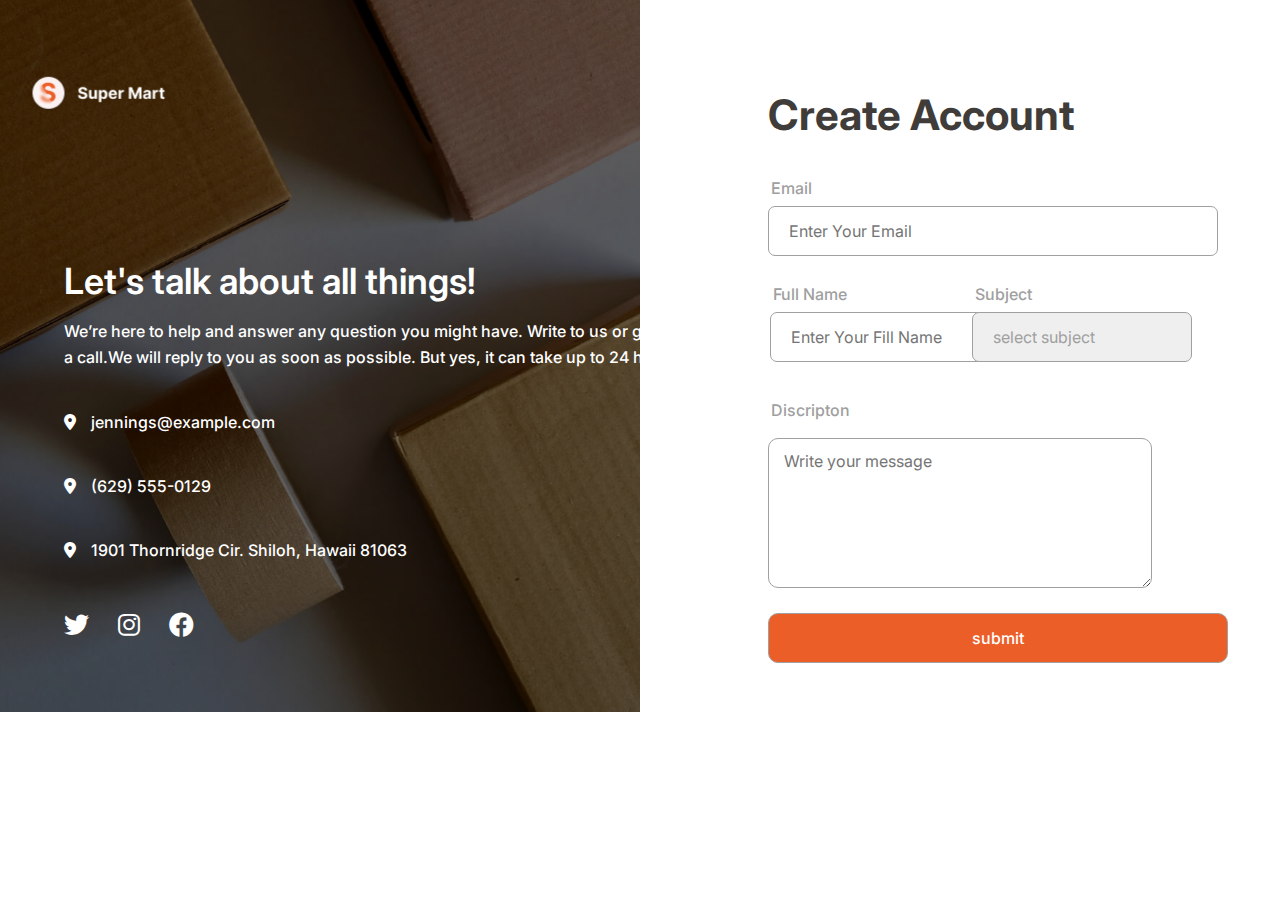
<file: Contact.html>
<!DOCTYPE html>
<html lang="en">
<head>
    <meta charset="UTF-8">
    <meta http-equiv="X-UA-Compatible" content="IE=edge">
    <meta name="viewport" content="width=device-width, initial-scale=1.0">
    <title>Supermart_contact</title>
    <link href="https://fonts.googleapis.com/css2?family=Inter:wght@400;500;700&family=Open+Sans&display=swap"
        rel="stylesheet">
    <link rel="stylesheet" href="css/fontawesome.min.css">
    <link rel="stylesheet" href="css/bootstrap.min.css">
    <link rel="stylesheet" href="css/style.css">
    <link rel="stylesheet" href="css/responsive.css">
</head>
<body>
    <section id="contact">
       <div class="col-lg-12">
        <div class="contact_img">
            <img src="images/contact-soon.jpg" class="d-none d-md-block" alt="">
        </div>
        <div class="container">
            <div class="row mx-0">
                <div class="col-lg-6">
                    <div class="contact_logo">
                        <img src="images/contact_logo.png" alt="">
                    </div>
                    <div class="contact_inner">
                        <h3>Let's talk about all things!</h3>
                        <p class=" d-md-none d-lg-block">We’re here to help and answer any question you might have. Write to us or give us</p>
                        <p class=" d-md-none d-lg-block">a call.We will reply to you as soon as possible. But yes, it can take up to 24 hours.</p>
                        <div class="contact_location">
                            <ul>
                                <li><a href="#"><i class="fas fa-location-dot"></i>jennings@example.com</a></li>
                                <li><a href="#"><i class="fas fa-location-dot"></i>(629) 555-0129</a></li>
                                <li><a href="#"><i class="fas fa-location-dot"></i>1901 Thornridge Cir. Shiloh, Hawaii 81063</a></li>
                            </ul>
                        </div>
                        <div class="contact_icon">
                            <a href="#"><i class="fa-brands fa-twitter"></i></a>
                            <a href="#"><i class="fa-brands fa-instagram"></i></a>
                            <a href="#"><i class="fa-brands fa-facebook"></i></a>
                        </div>
                    </div>
                </div>
                <div class="col-lg-6">
                    <div class="contact_form">
                        <h2>Create Account</h2>
                        <form action="">
                            <p>Email</p>
                            <input type="text" placeholder="Enter Your Email">
                            <div class="row mx-0">
                                <div class="col-lg-6">
                                    <p class="textarea_pr">Full Name</p>
                                    <input class="Con_Name" type="text" placeholder="Enter Your Fill Name">
                                </div>
                                <div class="col-lg-6"> 
                                    <p>Subject</p>
                                    <select name="" style="-webkit-appearance: none;" id="" placeholder="Select Subject">
                                        <option value="">select subject</option>
                                        <option value="">select subject</option>
                                        <option value="">select subject</option>
                                        <option value="">select subject</option>
                                        <option value="">select subject</option>
                                        <option value="">select subject</option>
                                    </select>
                                </div>
                                <p>Discripton</p>
                                <textarea name="area" cols="30" rows="5" id="area" 
                                placeholder="Write your message" spellcheck="false" style="height: 150px;"></textarea>
                            </div>
                            <button> <p>submit</p> </button>
                        </form>
                    </div>
                </div>
            </div>
        </div>
        </div>
       </div>
       
    </section>

</body>
</html>
</file>
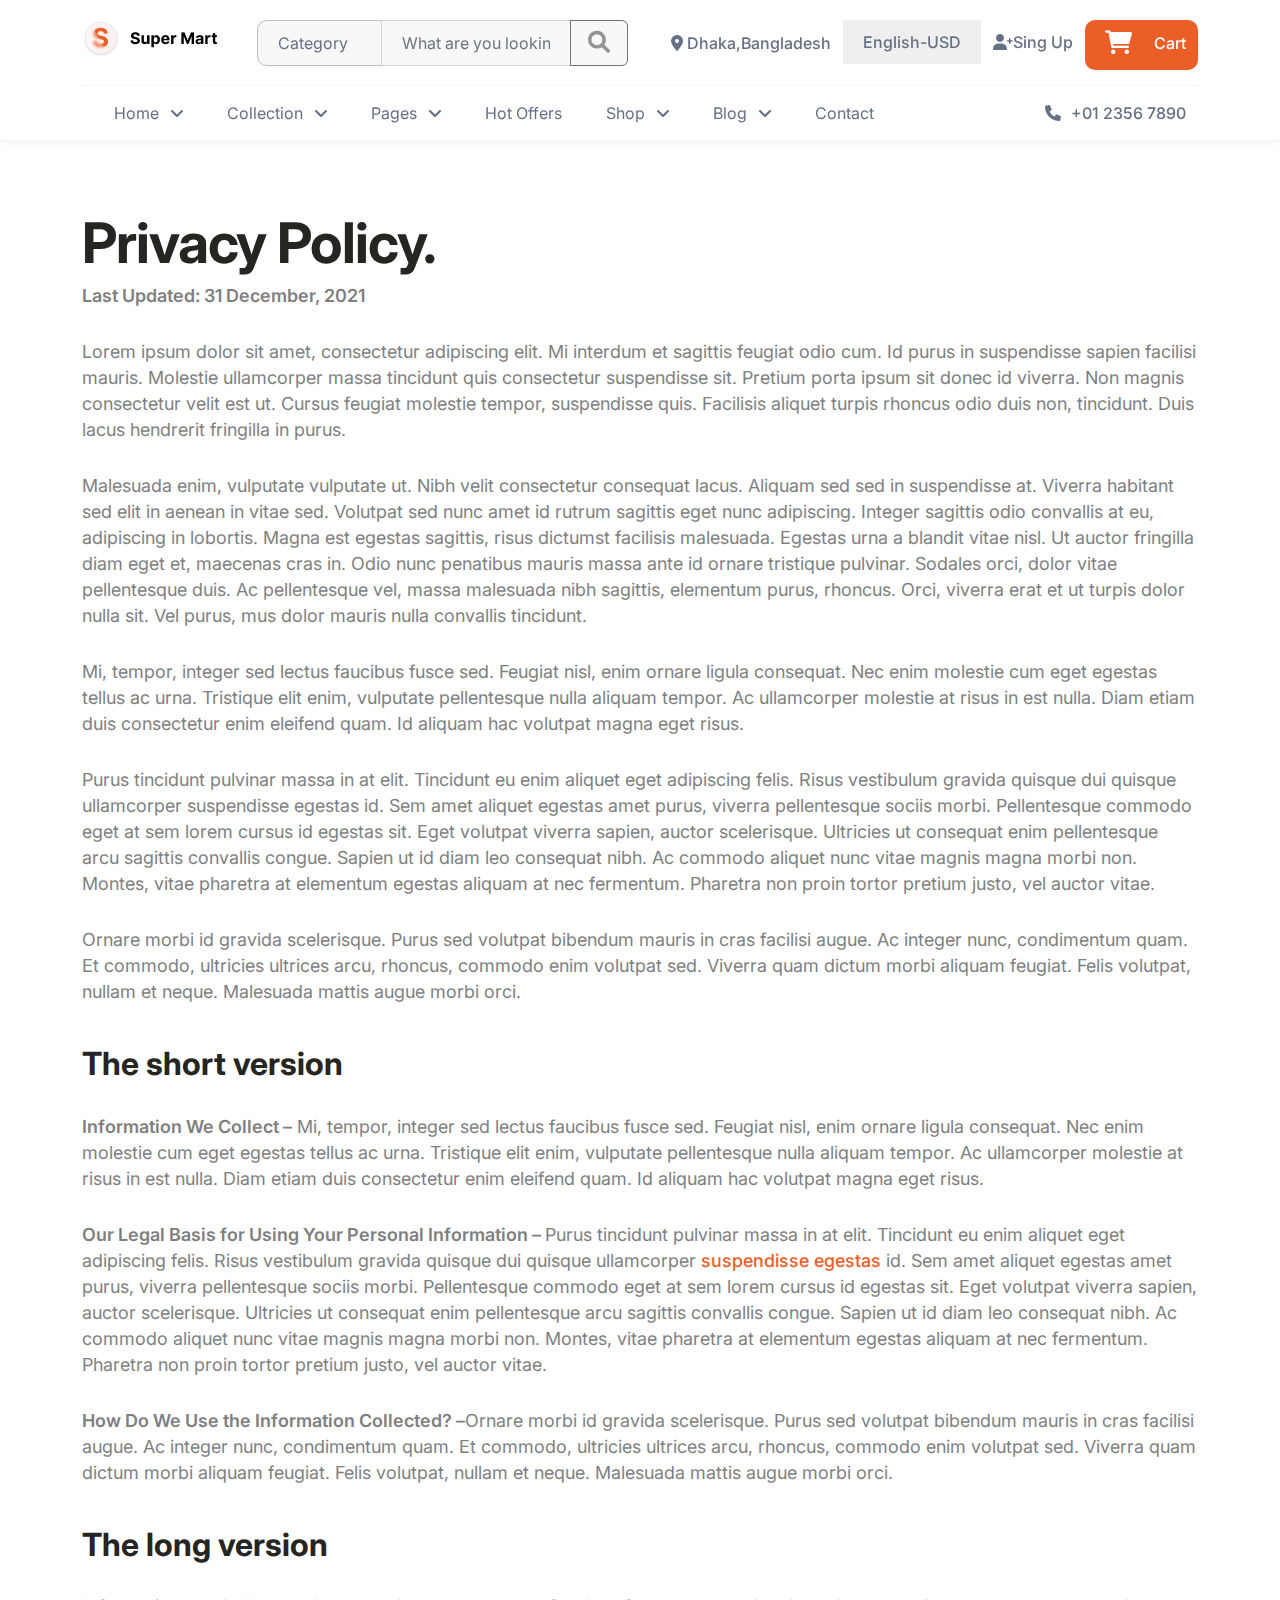
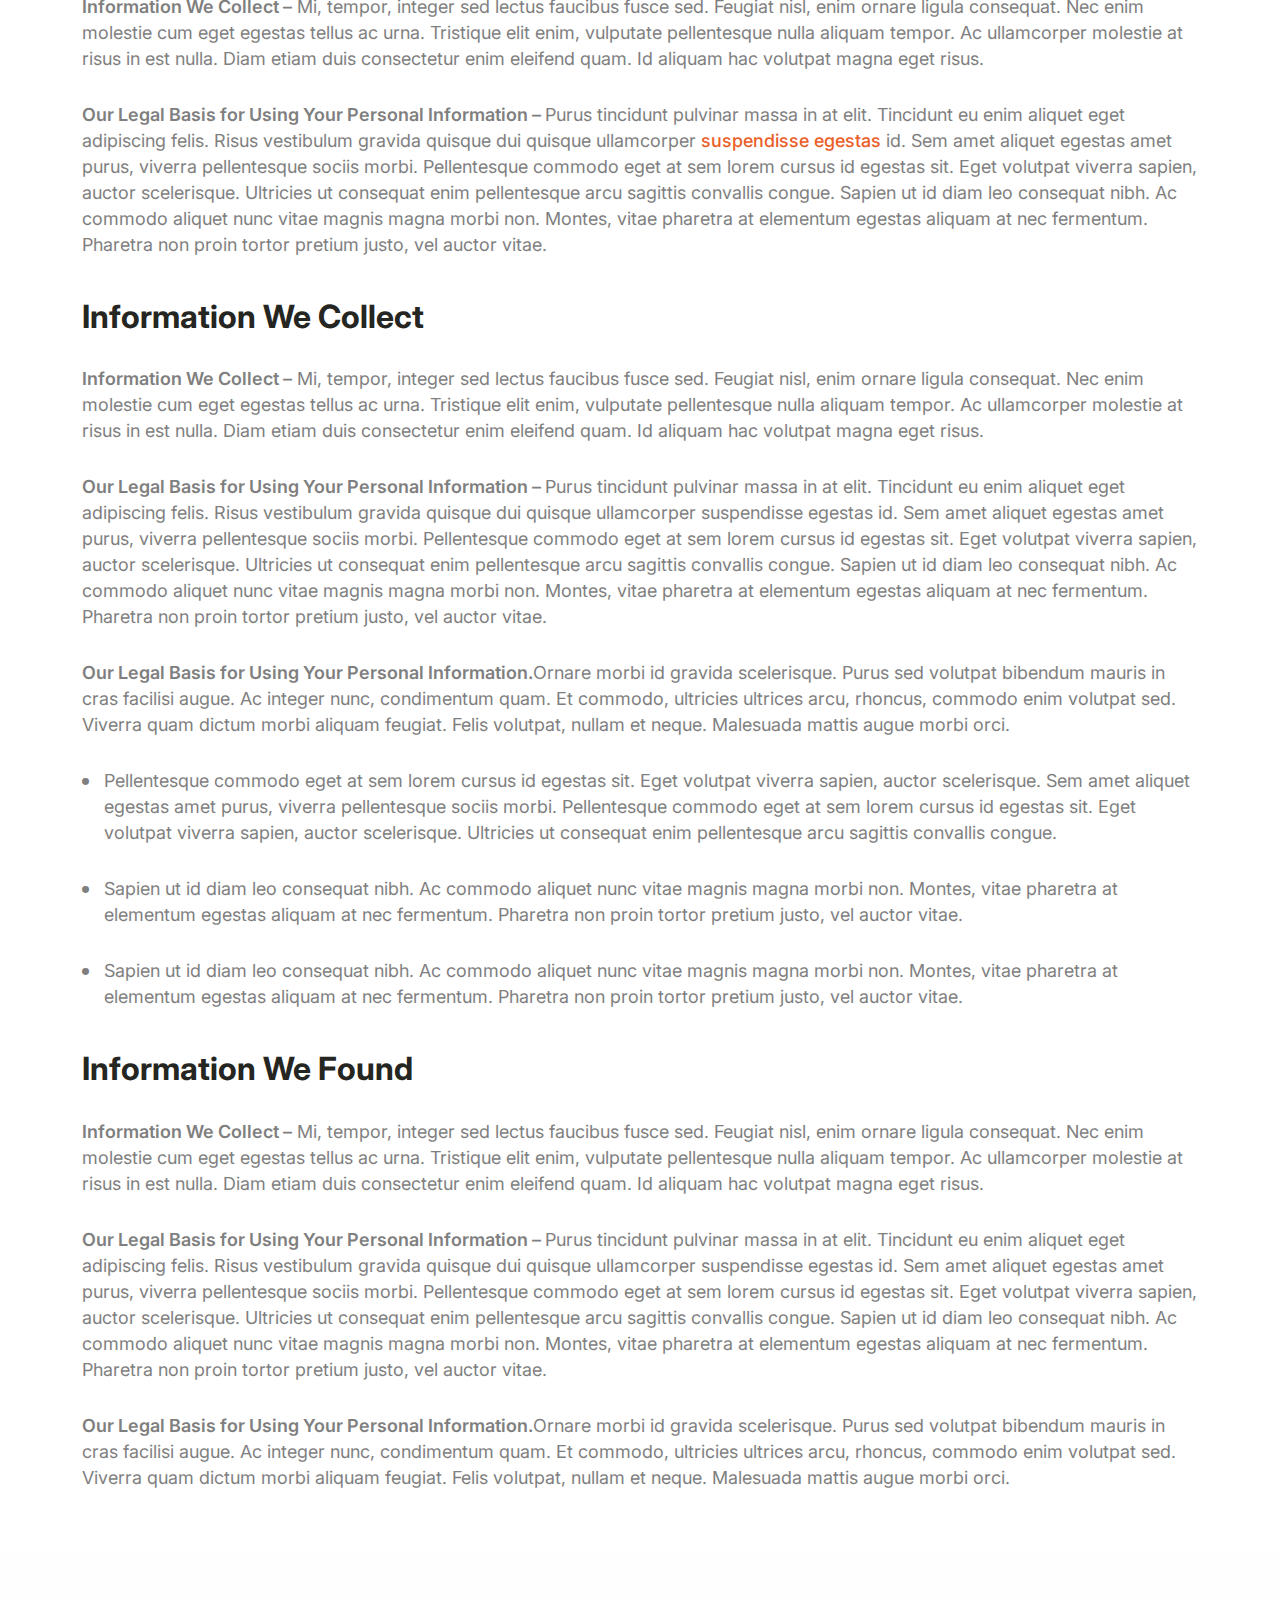
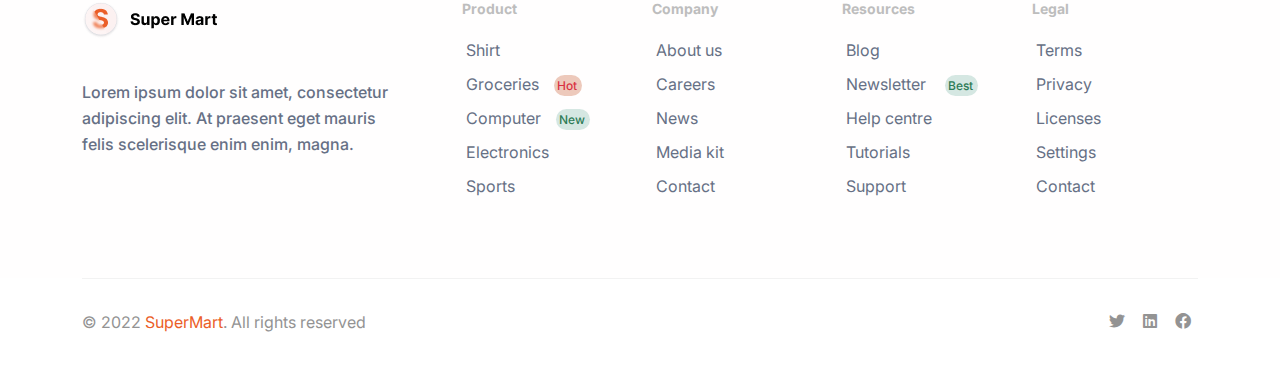
<file: Privacy.html>
<!DOCTYPE html>
<html lang="en">

<head>
    <meta charset="UTF-8">
    <meta http-equiv="X-UA-Compatible" content="IE=edge">
    <meta name="viewport" content="width=device-width, initial-scale=1.0">
    <title>Super Mart</title>
    <link href="https://fonts.googleapis.com/css2?family=Inter:wght@400;500;700&family=Open+Sans&display=swap"
        rel="stylesheet">
    <link rel="stylesheet" href="css/fontawesome.min.css">
    <link rel="stylesheet" href="css/bootstrap.min.css">
    <link rel="stylesheet" href="css/style.css">
    <link rel="stylesheet" href="css/responsive.css">
</head>

<body>
    <!-- header part start-->
    <header id="top_header">
        <div class="header_fix">
            <div class="container">
                <div class="row">
                    <div class="col-md-6 col-6">
                        <div class="header_left d-flex">
                            <div class="logo">
                                <button class="menu_btn d-lg-none">
                                    <i class="fas fa-bars" data-bs-toggle="offcanvas" data-bs-target="#mobile_menu">
                                    </i></button>
                                <a href="#"><img src="images/logo.png" alt=""></a>
                            </div>
                            <div class="search_box d-none d-lg-block">
                                <div class="input-group">
                                    <!--<i class="fa-solid fa-angle-down"></i>-->
                                    <select name="" id="" style="-webkit-appearance: none;" class="header_left_value">
                                        <option value="">Category</option>
                                        <option value="">Groceries</option>
                                        <option value="">Computer</option>
                                        <option value="">Women</option>
                                        <option value="">Electronics</option>
                                        <option value="">Men</option>
                                        <option value="">Baby</option>
                                        <option value="">Sports</option>
                                    </select>

                                    <input type="text" class="form-control" placeholder="What are you looking for..."
                                        aria-label="Text input with 2 dropdown buttons">
                                    <button class="btn btn-outline-secondary">
                                        <i class="fas fa-search"></i>
                                    </button>
                                </div>
                            </div>
                        </div>

                    </div>
                    <div class="col-md-6 col-6">
                        <div class="header_right d-flex justify-content-end">
                            <p class="d-none d-xl-block d-flex"><i class="fas fa-location-dot"></i> Dhaka,Bangladesh
                            </p>
                            <div class="country_flags d-none d-md-block">
                                <div class="flags">
                                    <div class="input-group mb-3">
                                        <select name="" id="" style="-webkit-appearance: none;"
                                            class="header_left_value">
                                            <option value="">English-USD</option>
                                            <option value="">Bangla-BDT</option>
                                            <option value="">Franch-FRF</option>
                                            <option value="">India-RUPI</option>
                                            <option value="">Turkish-LIRA</option>
                                        </select>
                                    </div>
                                </div>
                            </div>
                            <a href="#"><i class="fas fa-user-plus"></i>Sing Up</a>

                            <button class="header_cart d-flex" data-bs-toggle="offcanvas"
                                data-bs-target="#header-offcanvasRight">
                                <i class="fa-solid fa-cart-shopping"></i>
                                <p>Cart</p>
                            </button>
                        </div>
                    </div>
                </div>
                <!-- dekstrop menu start-->
                <nav id="dekstrop_menu" class="navbar d-none d-lg-block">
                    <div class="container">
                        <div class="main_menu">
                            <ul>
                                <li class="dropdown_menu"><a href="#">Home<i class="fa-solid fa-angle-down"></i></a>
                                    <ul>
                                        <li><a href="index.html">Home-01</a></li>
                                        <li><a href="index.html">Home-02</a></li>
                                        <li><a href="index.html">Home-03</a></li>
                                        <li><a href="index.html">Home-04</a></li>
                                    </ul>
                                </li>

                                <li class="mega_menu"><a href="#">Collection<i class="fa-solid fa-angle-down"></i></a>
                                    <div class="megamenu_container">
                                        <h5>Groceries
                                            <ul>
                                                <li><a href="Collection.html"> <i class="fas fa-arrow-right"></i> Meat &
                                                        Seafood</a></li>
                                                <li><a href="Collection.html"> <i class="fas fa-arrow-right"></i>Forzen
                                                        Food</a></li>
                                                <li><a href="Collection.html"> <i
                                                            class="fas fa-arrow-right"></i>Beverage</a></li>
                                                <li><a href="Collection.html"> <i
                                                            class="fas fa-arrow-right"></i>Dairy</a></li>
                                                <li><a href="Collection.html"> <i
                                                            class="fas fa-arrow-right"></i>Beverage</a></li>
                                                <li><a href="Collection.html"> <i class="fas fa-arrow-right"></i>Bekery
                                                        & Bread</a></li>
                                                <li><a href="Collection.html"> <i class="fas fa-arrow-right"></i>Candy
                                                    </a></li>
                                                <li><a href="Collection.html"> <i
                                                            class="fas fa-arrow-right"></i>Beverage</a></li>
                                            </ul>
                                        </h5>
                                        <h5>Electronics
                                            <ul>
                                                <li><a href="Collection.html"> <i
                                                            class="fas fa-arrow-right"></i>Computer & Laptop</a></li>
                                                <li><a href="Collection.html"> <i
                                                            class="fas fa-arrow-right"></i>Camera</a></li>
                                                <li><a href="Collection.html"> <i
                                                            class="fas fa-arrow-right"></i>Headphone</a></li>
                                                <li><a href="Collection.html"> <i
                                                            class="fas fa-arrow-right"></i>Smartwatch</a></li>
                                                <li><a href="Collection.html"> <i class="fas fa-arrow-right"></i>Mobile
                                                        & Tablets</a></li>
                                                <li><a href="Collection.html"> <i
                                                            class="fas fa-arrow-right"></i>Television</a></li>
                                                <li><a href="Collection.html"> <i
                                                            class="fas fa-arrow-right"></i>Smartphone </a></li>
                                                <li><a href="Collection.html"> <i
                                                            class="fas fa-arrow-right"></i>Speakers</a></li>
                                            </ul>
                                        </h5>
                                        <h5>Women
                                            <ul>
                                                <li><a href="Collection.html"> <i
                                                            class="fas fa-arrow-right"></i>Jewelry</a></li>
                                                <li><a href="Collection.html"> <i
                                                            class="fas fa-arrow-right"></i>Athletic shoes</a></li>
                                                <li><a href="Collection.html"> <i
                                                            class="fas fa-arrow-right"></i>Jackets</a></li>
                                                <li><a href="Collection.html"> <i
                                                            class="fas fa-arrow-right"></i>Socks</a></li>
                                                <li><a href="Collection.html"> <i
                                                            class="fas fa-arrow-right"></i>Sleepwear</a></li>
                                                <li><a href="Collection.html"> <i
                                                            class="fas fa-arrow-right"></i>Dresses</a></li>
                                                <li><a href="Collection.html"> <i class="fas fa-arrow-right"></i>T-shirt
                                                    </a></li>
                                                <li><a href="Collection.html"> <i
                                                            class="fas fa-arrow-right"></i>Hats</a></li>
                                            </ul>
                                        </h5>
                                        <h5>Man
                                            <ul>
                                                <li><a href="Collection.html"> <i
                                                            class="fas fa-arrow-right"></i>Glasses</a></li>
                                                <li><a href="Collection.html"> <i
                                                            class="fas fa-arrow-right"></i>Socks</a></li>
                                                <li><a href="Collection.html"> <i
                                                            class="fas fa-arrow-right"></i>Hats</a></li>
                                                <li><a href="Collection.html"> <i
                                                            class="fas fa-arrow-right"></i>Athletic shoes</a></li>
                                                <li><a href="Collection.html"> <i
                                                            class="fas fa-arrow-right"></i>Jackets</a></li>
                                                <li><a href="Collection.html"> <i
                                                            class="fas fa-arrow-right"></i>Sleepwear</a></li>
                                                <li><a href="Collection.html"> <i
                                                            class="fas fa-arrow-right"></i>Dresses</a></li>
                                                <li><a href="Collection.html"> <i class="fas fa-arrow-right"></i>T-shirt
                                                    </a></li>
                                            </ul>
                                        </h5>
                                        <h5>Sports
                                            <ul>
                                                <li><a href="Collection.html"> <i class="fas fa-arrow-right"></i>Gaming
                                                        Edition</a></li>
                                                <li><a href="Collection.html"> <i class="fas fa-arrow-right"></i>Gaming
                                                        Headset</a></li>
                                                <li><a href="Collection.html"> <i class="fas fa-arrow-right"></i>Gaming
                                                        Mouse pad</a></li>
                                                <li><a href="Collection.html"> <i class="fas fa-arrow-right"></i>Gaming
                                                        Mouse</a></li>
                                                <li><a href="Collection.html"> <i class="fas fa-arrow-right"></i>Gaming
                                                        Glasses</a></li>
                                                <li><a href="Collection.html"> <i class="fas fa-arrow-right"></i>Gaming
                                                        keyboadr</a></li>
                                                <li><a href="Collection.html"> <i class="fas fa-arrow-right"></i>Gaming
                                                        Microphone</a></li>
                                                <li><a href="Collection.html"> <i
                                                            class="fas fa-arrow-right"></i>Controller Charger</a></li>
                                            </ul>
                                        </h5>
                                    </div>
                                </li>

                                <li class="dropdown_menu"><a href="#">Pages<i class="fa-solid fa-angle-down"></i></a>
                                    <ul>
                                        <li><a href="About.html">About</a></li>
                                        <li><a href="Privacy.html">Privacy Policy</a></li>
                                        <li><a href="Terms&Conditions.html">Terms & Conditions</a></li>
                                        <li><a href="#">Comming Soon</a></li>
                                        <li><a href="#">404</a></li>
                                    </ul>
                                </li>
                                <li><a href="#">Hot Offers</a></li>
                                <li class="dropdown_menu"><a href="#">Shop<i class="fa-solid fa-angle-down"></i></a>
                                    <ul>
                                        <li><a href="Shop.html">Shop</a></li>
                                        <li><a href="Shop_details.html">Shop Details</a></li>
                                        <li><a href="Shop.html">Shop Search</a></li>
                                        <li><a href="Shop.html">Shop Cart</a></li>
                                        <li><a href="Shop.html">Shop Cheakout</a></li>
                                        <li><a href="Shop.html">Order Tracker </a></li>
                                    </ul>
                                </li>
                                <li class="dropdown_menu"><a href="#">Blog<i class="fa-solid fa-angle-down"></i></a>
                                    <ul>
                                        <li><a href="Blog_List.html">Blog List</a></li>
                                        <li><a href="Blog_List.html">Blog grid</a></li>
                                        <li><a href="Blog_single.html">Blog Single</a></li>
                                    </ul>
                                </li>
                                <li><a href="Contact.html">Contact</a></li>
                            </ul>
                        </div>
                        <div class="main_contact d-none d-xl-block">
                            <a href="#+012356789tel"><i class="fa-solid fa-phone"></i>+01 2356 7890</a>
                        </div>
                    </div>
                </nav>
                <!-- dekstrop menu end-->
            </div>
        </div>
    </header>
    <!--=== header part start===-->

    <!--backtop button start-->
    <div class="backtop">
        <i class="fa-solid fa-arrow-up-long"></i>
    </div>
    <!--backtop button end-->

    <!--=== ofcanvas ===-->
    <div class="offcanvas offcanvas-end" tabindex="-1" id="header-offcanvasRight" aria-labelledby="offcanvasRightLabel">
        <div class="offcanvas-header">
            <h5 class="offcanvas-title cart_title" id="offcanvasRightLabel">Your Cart</h5>
            <button type="button" class="btn-close" data-bs-dismiss="offcanvas" aria-label="Close"></button>
        </div>
        <div class="offcanvas-body">
            <div class="container">
                <div class="row justify-content-between">
                    <div class="col-12 ">
                        <div class="cart_heading d-flex justify-content-between">
                            <h6>Product</h6>
                            <h6>Price</h6>

                        </div>
                        <div class="Cart_cont">
                            <div class="cart_items d-flex">
                                <div class="col-9">
                                    <div class="cart_left d-flex">
                                        <img src="images/cart-01.png" alt="">
                                        <div class="cart_text">
                                            <p> All Natural Italian Chicken Meatballs</p>
                                            <div class="cart_adj d-flex">
                                                <span><i class="fas fa-plus"></i>0<i
                                                        class="fa-solid fa-minus"></i></span>
                                                <h6>In Stock</h6>
                                            </div>
                                        </div>
                                    </div>
                                </div>
                                <div class="col-3">
                                    <div class="cart_right">
                                        <p>$24.00</p>
                                        <a href="#" class=" d-flex"><i class="fa-solid fa-trash-can"></i></i>Delete</a>
                                    </div>
                                </div>
                            </div>

                            <div class="cart_items d-flex">
                                <div class="col-9">
                                    <div class="cart_left d-flex">
                                        <img src="images/cart-02.png" alt="">
                                        <div class="cart_text">
                                            <p> All Natural Italian Chicken Meatballs</p>
                                            <div class="cart_adj d-flex">
                                                <span><i class="fas fa-plus"></i>0<i
                                                        class="fa-solid fa-minus"></i></span>
                                                <h6>In Stock</h6>
                                            </div>
                                        </div>
                                    </div>
                                </div>
                                <div class="col-3">
                                    <div class="cart_right">
                                        <p>$24.00</p>
                                        <a href="#" class=" d-flex"><i class="fa-solid fa-trash-can"></i></i>Delete</a>
                                    </div>
                                </div>
                            </div>

                            <div class="cart_items d-flex">
                                <div class="col-9">
                                    <div class="cart_left d-flex">
                                        <img src="images/cart-03.png" alt="">
                                        <div class="cart_text">
                                            <p> All Natural Italian Chicken Meatballs</p>
                                            <div class="cart_adj d-flex">
                                                <span><i class="fas fa-plus"></i>0<i
                                                        class="fa-solid fa-minus"></i></span>
                                                <h6>In Stock</h6>
                                            </div>
                                        </div>
                                    </div>
                                </div>
                                <div class="col-3">
                                    <div class="cart_right">
                                        <p>$24.00</p>
                                        <a href="#" class=" d-flex"><i class="fa-solid fa-trash-can"></i></i>Delete</a>
                                    </div>
                                </div>
                            </div>

                            <div class="cart_items d-flex">
                                <div class="col-9">
                                    <div class="cart_left d-flex">
                                        <img src="images/cart-04.png" alt="">
                                        <div class="cart_text">
                                            <p> All Natural Italian Chicken Meatballs</p>
                                            <div class="cart_adj d-flex">
                                                <span><i class="fas fa-plus"></i>0<i
                                                        class="fa-solid fa-minus"></i></span>
                                                <h6>In Stock</h6>
                                            </div>
                                        </div>
                                    </div>
                                </div>
                                <div class="col-3">
                                    <div class="cart_right">
                                        <p>$24.00</p>
                                        <a href="#" class=" d-flex"><i class="fa-solid fa-trash-can"></i></i>Delete</a>
                                    </div>
                                </div>
                            </div>
                        </div>
                        <div class="col-12">
                            <div class="shop_list d-flex justify-content-between">
                                <div class="list_left">
                                    <h6>Subtotal</h6>
                                    <h6>Shipping:</h6>
                                </div>
                                <div class="list_right">
                                    <p>$45.00</p>
                                    <p>$15.22</p>
                                </div>
                            </div>
                            <div class="total_prc d-flex justify-content-between">
                                <h5>Total (Incl. VAT)</h5>
                                <p>$60.22</p>
                            </div>

                            <div class="cart_btn d-flex justify-content-between">
                                <div class="cheak_btn">
                                    <a href="#">Go To Cheakout</a>
                                </div>
                                <div class="shop_btn">
                                    <a href="#">Continue Shopping</a>
                                </div>
                            </div>
                        </div>
                    </div>

                </div>
            </div>
        </div>
    </div>
    <!-- ofcanvas end-->

    <!-- mobile Mune start-->
    <div class="offcanvas offcanvas-start" tabindex="-1" id="mobile_menu" aria-labelledby="offcanvasExampleLabel">
        <div class="offcanvas-header">
            <div class="mobile_logo">
                <a href="#"><img src="images/logo.png" alt=""></a>
            </div>
            <button type="button" class="btn-close" data-bs-dismiss="offcanvas" aria-label="Close"></button>
        </div>
        <div class="offcanvas-body">
            <div class="search_box d-lg-none">
                <div class="input-group d-flex">
                    <input type="text" class="form-control" aria-label="Text input with 2 dropdown buttons">
                    <button class="btn btn-outline-secondary">
                        <i class="fas fa-search"></i>
                    </button>
                </div>
            </div>

            <div class="mobile_menu">
                <ul>
                    <li><a href="#">Home <i class="fas fa-angle-down"></i></a>
                        <ul class="mobile_dropdown_home">
                            <li><a href="#">Home-01</a></li>
                            <li><a href="#">Home-02</a></li>
                            <li><a href="#">Home-03</a></li>
                            <li><a href="#">Home-04</a></li>
                        </ul>
                    </li>

                    <li><a href="#">Collection <i class="fas fa-angle-down"></i></a>
                        <ul class="mobile_dropdown">
                            <li><a href="#">Groceries<i class="fas fa-angle-down"></i></a>
                                <ul class="mobile_mega">
                                    <li><a href="#">Meat & Seafood</a></li>
                                    <li><a href="#">Forzen Food</a></li>
                                    <li><a href="#">Beverage</a></li>
                                    <li><a href="#">Dairy</a></li>
                                    <li><a href="#">Beverage</a></li>
                                    <li><a href="#">Bekery & Bread</a></li>
                                    <li><a href="#">Candy </a></li>
                                    <li><a href="#">Beverage</a></li>
                                </ul>
                            </li>
                            <li><a href="#">Electronics<i class="fas fa-angle-down"></i></a>
                                <ul class="mobile_mega">
                                    <li><a href="#">Computer & Laptop</a></li>
                                    <li><a href="#">Camera</a></li>
                                    <li><a href="#">Headphone</a></li>
                                    <li><a href="#">Smartwatch</a></li>
                                    <li><a href="#">Mobile & Tablets</a></li>
                                    <li><a href="#">Television</a></li>
                                    <li><a href="#">Smartphone </a></li>
                                    <li><a href="#">Speakers</a></li>
                                </ul>
                            </li>
                            <li><a href="#">Women<i class="fas fa-angle-down"></i></a>
                                <ul class="mobile_mega">
                                    <li><a href="#">Jewelry</a></li>
                                    <li><a href="#">Athletic shoes</a></li>
                                    <li><a href="#">Jackets</a></li>
                                    <li><a href="#">Socks</a></li>
                                    <li><a href="#">Sleepwear</a></li>
                                    <li><a href="#">Dresses</a></li>
                                    <li><a href="#">T-shirt </a></li>
                                    <li><a href="#">Hats</a></li>
                                </ul>
                            </li>
                            <li><a href="#">Man<i class="fas fa-angle-down"></i></a>
                                <ul class="mobile_mega">
                                    <li><a href="#">Glasses</a></li>
                                    <li><a href="#">Socks</a></li>
                                    <li><a href="#">Hats</a></li>
                                    <li><a href="#">Athletic shoes</a></li>
                                    <li><a href="#">Jackets</a></li>
                                    <li><a href="#">Sleepwear</a></li>
                                    <li><a href="#">Dresses</a></li>
                                    <li><a href="#">T-shirt </a></li>
                                </ul>
                            </li>
                            <li><a href="#">Sports<i class="fas fa-angle-down"></i></a>
                                <ul class="mobile_mega">
                                    <li><a href="#">Gaming Edition</a></li>
                                    <li><a href="#">Gaming Headset</a></li>
                                    <li><a href="#">Gaming Mouse pad</a></li>
                                    <li><a href="#">Gaming Mouse</a></li>
                                    <li><a href="#">Gaming Glasses</a></li>
                                    <li><a href="#">Gaming keyboadr</a></li>
                                    <li><a href="#">Gaming Microphone</a></li>
                                    <li><a href="#">Controller Charger</a></li>
                                </ul>
                            </li>
                        </ul>
                    </li>

                    <li><a href="#">Pages <i class="fas fa-angle-down"></i></a>
                        <ul class="mobile_dropdown_page">
                            <li><a href="#">About</a></li>
                            <li><a href="#">Privacy Policy</a></li>
                            <li><a href="#">Terms & Conditions</a></li>
                            <li><a href="#">Comming Soon</a></li>
                            <li><a href="#">404</a></li>
                        </ul>
                    </li>

                    <li><a href="#">Hot Offers</a></li>

                    <li><a href="#">Shop <i class="fas fa-angle-down"></i></a>
                        <ul class="mobile_dropdown_shop">
                            <li><a href="#">Shop</a></li>
                            <li><a href="#">Shop Details</a></li>
                            <li><a href="#">Shop Search</a></li>
                            <li><a href="#">Shop Cart</a></li>
                            <li><a href="#">Shop Cheakout</a></li>
                            <li><a href="#">Order Tracker </a></li>
                        </ul>
                    </li>

                    <li><a href="#">Blog <i class="fas fa-angle-down"></i></a>
                        <ul class="mobile_dropdown_blog">
                            <li><a href="#">Blog List</a></li>
                            <li><a href="#">Blog grid</a></li>
                            <li><a href="#">Blog Single</a></li>
                        </ul>
                    </li>

                    <li><a href="#">Contact</a></li>
                </ul>
            </div>
        </div>
    </div>
    <!-- mobile Mune end-->


    <!--================ privecy page start =====================-->
    <section id="privect_top">
        <div class="container">
            <div class="row">
                <div class="col-12">
                    <h1>Privacy Policy.</h1>
                    <span>Last Updated: 31 December, 2021</span>
                    <p>Lorem ipsum dolor sit amet, consectetur adipiscing elit. Mi interdum et sagittis feugiat odio
                        cum. Id purus in suspendisse sapien facilisi mauris. Molestie ullamcorper massa tincidunt quis
                        consectetur suspendisse sit. Pretium porta ipsum sit donec id viverra. Non magnis consectetur
                        velit est ut. Cursus feugiat molestie tempor, suspendisse quis.
                        Facilisis aliquet turpis rhoncus odio duis non, tincidunt. Duis lacus hendrerit fringilla in
                        purus.</p>

                    <p>Malesuada enim, vulputate vulputate ut. Nibh velit consectetur consequat lacus. Aliquam sed sed
                        in suspendisse at. Viverra habitant sed elit in aenean in vitae sed. Volutpat sed nunc amet id
                        rutrum sagittis eget nunc adipiscing. Integer sagittis odio convallis at eu, adipiscing in
                        lobortis. Magna est egestas sagittis, risus dictumst facilisis malesuada. Egestas urna a blandit
                        vitae nisl. Ut auctor fringilla diam eget et, maecenas cras in.
                        Odio nunc penatibus mauris massa ante id ornare tristique pulvinar. Sodales orci, dolor vitae
                        pellentesque duis. Ac pellentesque vel,
                        massa malesuada nibh sagittis, elementum purus, rhoncus. Orci, viverra erat et ut turpis dolor
                        nulla sit. Vel purus, mus dolor mauris nulla convallis tincidunt.</p>

                    <p>Mi, tempor, integer sed lectus faucibus fusce sed. Feugiat nisl, enim ornare ligula consequat.
                        Nec enim molestie cum eget egestas tellus ac urna. Tristique elit enim, vulputate pellentesque
                        nulla aliquam tempor. Ac ullamcorper molestie at risus in est nulla.
                        Diam etiam duis consectetur enim eleifend quam. Id aliquam hac volutpat magna eget risus.</p>

                    <p>Purus tincidunt pulvinar massa in at elit. Tincidunt eu enim aliquet eget adipiscing felis. Risus
                        vestibulum gravida quisque dui quisque ullamcorper suspendisse egestas id. Sem amet aliquet
                        egestas amet purus, viverra pellentesque sociis morbi. Pellentesque commodo eget at sem lorem
                        cursus id egestas sit. Eget volutpat viverra sapien, auctor scelerisque. Ultricies ut consequat
                        enim pellentesque arcu sagittis convallis congue.
                        Sapien ut id diam leo consequat nibh. Ac commodo aliquet nunc vitae magnis magna morbi non.
                        Montes, vitae pharetra at elementum egestas aliquam at nec fermentum. Pharetra non proin tortor
                        pretium justo, vel auctor vitae.</p>

                    <p>Ornare morbi id gravida scelerisque. Purus sed volutpat bibendum mauris in cras facilisi augue.
                        Ac integer nunc, condimentum quam. Et commodo, ultricies ultrices arcu, rhoncus, commodo enim
                        volutpat sed.
                        Viverra quam dictum morbi aliquam feugiat. Felis volutpat, nullam et neque. Malesuada mattis
                        augue morbi orci.</p>
                </div>
            </div>
        </div>
    </section>

    <section id="privect_parts">
        <div class="container">
            <div class="row">
                <div class="col-12">
                    <h2>The short version</h2>

                    <p><span>Information We Collect –</span> Mi, tempor, integer sed lectus faucibus fusce sed. Feugiat
                        nisl, enim ornare ligula consequat. Nec enim molestie cum eget egestas tellus ac urna. Tristique
                        elit enim, vulputate pellentesque nulla aliquam tempor. Ac ullamcorper molestie at risus in est
                        nulla. Diam etiam duis consectetur enim eleifend quam. Id aliquam hac volutpat magna eget risus.
                    </p>

                    <p> <span>Our Legal Basis for Using Your Personal Information – </span>Purus tincidunt pulvinar
                        massa in at elit. Tincidunt eu enim aliquet eget adipiscing felis. Risus vestibulum gravida
                        quisque dui quisque ullamcorper <a href="#">suspendisse egestas</a> id. Sem amet aliquet egestas
                        amet purus, viverra pellentesque sociis morbi. Pellentesque commodo eget at sem lorem cursus id
                        egestas sit. Eget volutpat viverra sapien, auctor scelerisque.
                        Ultricies ut consequat enim pellentesque arcu sagittis convallis congue. Sapien ut id diam leo
                        consequat nibh. Ac commodo aliquet nunc vitae magnis magna morbi non. Montes, vitae pharetra at
                        elementum egestas aliquam at nec fermentum. Pharetra non proin tortor pretium justo, vel auctor
                        vitae.</p>

                    <p> <span>How Do We Use the Information Collected? –</span>Ornare morbi id gravida scelerisque.
                        Purus sed volutpat bibendum mauris in cras facilisi augue. Ac integer nunc, condimentum quam. Et
                        commodo, ultricies ultrices arcu, rhoncus, commodo enim volutpat sed. Viverra quam dictum morbi
                        aliquam feugiat. Felis volutpat, nullam et neque. Malesuada mattis augue morbi orci.</p>


                    <h2>The long version</h2>

                    <p><span>Information We Collect –</span> Mi, tempor, integer sed lectus faucibus fusce sed. Feugiat
                        nisl, enim ornare ligula consequat. Nec enim molestie cum eget egestas tellus ac urna. Tristique
                        elit enim, vulputate pellentesque nulla aliquam tempor. Ac ullamcorper molestie at risus in est
                        nulla. Diam etiam duis consectetur enim eleifend quam. Id aliquam hac volutpat magna eget risus.
                    </p>

                    <p> <span>Our Legal Basis for Using Your Personal Information – </span>Purus tincidunt pulvinar
                        massa in at elit. Tincidunt eu enim aliquet eget adipiscing felis. Risus vestibulum gravida
                        quisque dui quisque ullamcorper <a href="#">suspendisse egestas</a> id. Sem amet aliquet egestas
                        amet purus, viverra pellentesque sociis morbi. Pellentesque commodo eget at sem lorem cursus id
                        egestas sit. Eget volutpat viverra sapien, auctor scelerisque.
                        Ultricies ut consequat enim pellentesque arcu sagittis convallis congue. Sapien ut id diam leo
                        consequat nibh. Ac commodo aliquet nunc vitae magnis magna morbi non. Montes, vitae pharetra at
                        elementum egestas aliquam at nec fermentum. Pharetra non proin tortor pretium justo, vel auctor
                        vitae.</p>


                    <h2>Information We Collect</h2>

                    <p><span>Information We Collect –</span> Mi, tempor, integer sed lectus faucibus fusce sed. Feugiat
                        nisl, enim ornare ligula consequat. Nec enim molestie cum eget egestas tellus ac urna. Tristique
                        elit enim, vulputate pellentesque nulla aliquam tempor. Ac ullamcorper molestie at risus in est
                        nulla. Diam etiam duis consectetur enim eleifend quam. Id aliquam hac volutpat magna eget risus.
                    </p>

                    <p> <span>Our Legal Basis for Using Your Personal Information – </span>Purus tincidunt pulvinar
                        massa in at elit. Tincidunt eu enim aliquet eget adipiscing felis. Risus vestibulum gravida
                        quisque dui quisque ullamcorper suspendisse egestas id. Sem amet aliquet egestas
                        amet purus, viverra pellentesque sociis morbi. Pellentesque commodo eget at sem lorem cursus id
                        egestas sit. Eget volutpat viverra sapien, auctor scelerisque.
                        Ultricies ut consequat enim pellentesque arcu sagittis convallis congue. Sapien ut id diam leo
                        consequat nibh. Ac commodo aliquet nunc vitae magnis magna morbi non. Montes, vitae pharetra at
                        elementum egestas aliquam at nec fermentum. Pharetra non proin tortor pretium justo, vel auctor
                        vitae.</p>

                    <p> <span>Our Legal Basis for Using Your Personal Information.</span>Ornare morbi id gravida
                        scelerisque. Purus sed volutpat bibendum mauris in cras facilisi augue. Ac integer nunc,
                        condimentum quam. Et commodo, ultricies ultrices arcu, rhoncus, commodo enim volutpat sed.
                        Viverra quam dictum morbi aliquam feugiat. Felis volutpat, nullam et neque. Malesuada mattis
                        augue morbi orci.</p>

                    <p class="d-flex"> <i class="fa-solid fa-circle"></i>Pellentesque commodo eget at sem lorem cursus
                        id egestas sit. Eget volutpat viverra sapien, auctor scelerisque. Sem amet aliquet egestas amet
                        purus, viverra pellentesque sociis morbi. Pellentesque commodo eget at sem lorem cursus id
                        egestas sit. Eget volutpat viverra sapien, auctor scelerisque. Ultricies ut consequat enim
                        pellentesque arcu sagittis convallis congue.</p>

                    <p class="d-flex"> <i class="fa-solid fa-circle"></i>Sapien ut id diam leo consequat nibh. Ac
                        commodo aliquet nunc vitae magnis magna morbi non. Montes, vitae pharetra at elementum egestas
                        aliquam at nec fermentum. Pharetra non proin tortor pretium justo, vel auctor vitae.</p>

                    <p class="d-flex"> <i class="fa-solid fa-circle"></i>Sapien ut id diam leo consequat nibh. Ac
                        commodo aliquet nunc vitae magnis magna morbi non. Montes, vitae pharetra at elementum egestas
                        aliquam at nec fermentum. Pharetra non proin tortor pretium justo, vel auctor vitae.</p>

                    <h2>Information We Found</h2>

                    <p><span>Information We Collect –</span> Mi, tempor, integer sed lectus faucibus fusce sed. Feugiat
                        nisl, enim ornare ligula consequat. Nec enim molestie cum eget egestas tellus ac urna. Tristique
                        elit enim, vulputate pellentesque nulla aliquam tempor. Ac ullamcorper molestie at risus in est
                        nulla. Diam etiam duis consectetur enim eleifend quam. Id aliquam hac volutpat magna eget risus.
                    </p>

                    <p> <span>Our Legal Basis for Using Your Personal Information – </span>Purus tincidunt pulvinar
                        massa in at elit. Tincidunt eu enim aliquet eget adipiscing felis. Risus vestibulum gravida
                        quisque dui quisque ullamcorper suspendisse egestas id. Sem amet aliquet egestas
                        amet purus, viverra pellentesque sociis morbi. Pellentesque commodo eget at sem lorem cursus id
                        egestas sit. Eget volutpat viverra sapien, auctor scelerisque.
                        Ultricies ut consequat enim pellentesque arcu sagittis convallis congue. Sapien ut id diam leo
                        consequat nibh. Ac commodo aliquet nunc vitae magnis magna morbi non. Montes, vitae pharetra at
                        elementum egestas aliquam at nec fermentum. Pharetra non proin tortor pretium justo, vel auctor
                        vitae.</p>

                    <p> <span>Our Legal Basis for Using Your Personal Information.</span>Ornare morbi id gravida
                        scelerisque. Purus sed volutpat bibendum mauris in cras facilisi augue. Ac integer nunc,
                        condimentum quam. Et commodo, ultricies ultrices arcu, rhoncus, commodo enim volutpat sed.
                        Viverra quam dictum morbi aliquam feugiat. Felis volutpat, nullam et neque. Malesuada mattis
                        augue morbi orci.</p>
                </div>
            </div>
        </div>
    </section>

    <!--================ privecy page end =====================-->


    <!-- footer part start-->
    <section id="footer">
        <div class="container">
            <div class="col-lg-12">
                <div class="row">
                    <div class="col-lg-4">
                        <div class="footer_logo">
                            <a href="#"><img src="images/logo.png" alt=""></a>
                        </div>
                        <div class="footer_logo_text">
                            <p>Lorem ipsum dolor sit amet, consectetur adipiscing elit.
                                At praesent eget mauris felis scelerisque enim enim, magna.</p>
                        </div>
                    </div>
                    <div class="col-lg-8">
                        <div class="row">
                            <div class="col-md-3 col-6">
                                <div class="fotter_content">
                                    <h6>Product</h6>
                                    <ul>
                                        <li> <i class="fas fa-arrow-right"></i><a href="#"> Shirt</a></li>
                                        <li> <i class="fas fa-arrow-right"></i><a href="#">Groceries</a><span>Hot</span>
                                        </li>
                                        <li> <i class="fas fa-arrow-right"></i><a href="#">Computer</a><span
                                                class="sp_two">New</span></li>
                                        <li> <i class="fas fa-arrow-right"></i><a href="#">Electronics</a></li>
                                        <li> <i class="fas fa-arrow-right"></i><a href="#">Sports</a></li>
                                    </ul>
                                </div>
                            </div>
                            <div class="col-md-3 col-6">
                                <div class="fotter_content">
                                    <h6>Company</h6>
                                    <ul>
                                        <li> <i class="fas fa-arrow-right"></i><a href="#">About us</a></li>
                                        <li> <i class="fas fa-arrow-right"></i><a href="#">Careers</a></li>
                                        <li> <i class="fas fa-arrow-right"></i><a href="#">News</a></li>
                                        <li> <i class="fas fa-arrow-right"></i><a href="#">Media kit</a></li>
                                        <li> <i class="fas fa-arrow-right"></i><a href="#">Contact</a></li>
                                    </ul>
                                </div>
                            </div>
                            <div class="col-md-3 col-6">
                                <div class="fotter_content">
                                    <h6>Resources</h6>
                                    <ul>
                                        <li> <i class="fas fa-arrow-right"></i><a href="#">Blog</a></li>
                                        <li> <i class="fas fa-arrow-right"></i><a href="#">Newsletter</a> <span
                                                class="sp_two">Best</span></li>
                                        <li> <i class="fas fa-arrow-right"></i><a href="#">Help centre</a></li>
                                        <li> <i class="fas fa-arrow-right"></i><a href="#">Tutorials</a></li>
                                        <li> <i class="fas fa-arrow-right"></i><a href="#"> Support</a></li>
                                    </ul>
                                </div>
                            </div>
                            <div class="col-md-3 col-6">
                                <div class="fotter_content">
                                    <h6>Legal</h6>
                                    <ul>
                                        <li> <i class="fas fa-arrow-right"></i><a href="#">Terms</a></li>
                                        <li> <i class="fas fa-arrow-right"></i><a href="#">Privacy</a></li>
                                        <li> <i class="fas fa-arrow-right"></i><a href="#">Licenses</a></li>
                                        <li> <i class="fas fa-arrow-right"></i><a href="#">Settings</a></li>
                                        <li> <i class="fas fa-arrow-right"></i><a href="#">Contact</a></li>
                                    </ul>
                                </div>
                            </div>
                        </div>
                    </div>
                </div>
            </div>
        </div>
    </section>
    <!-- footer part end-->

    <!-- end part -->
    <section id="end">
        <div class="container">
            <div class="col-12 end_border">
                <div class="row">
                    <div class="col-8">
                        <div class="end_left">
                            <p>© 2022 <a href="#">SuperMart</a>. All rights reserved</p>
                        </div>
                    </div>
                    <div class="col-4 text-end">
                        <div class="end_right">
                            <a href="#"><i class="fa-brands fa-twitter"></i></a>
                            <a href="#"><i class="fa-brands fa-linkedin"></i></a>
                            <a href="#"><i class="fa-brands fa-facebook"></i></a>
                        </div>
                    </div>
                </div>
            </div>
        </div>
    </section>
    <!-- end part finish-->
    <script src="js/bootstrap.bundle.min.js"></script>
</body>

</html>
</file>
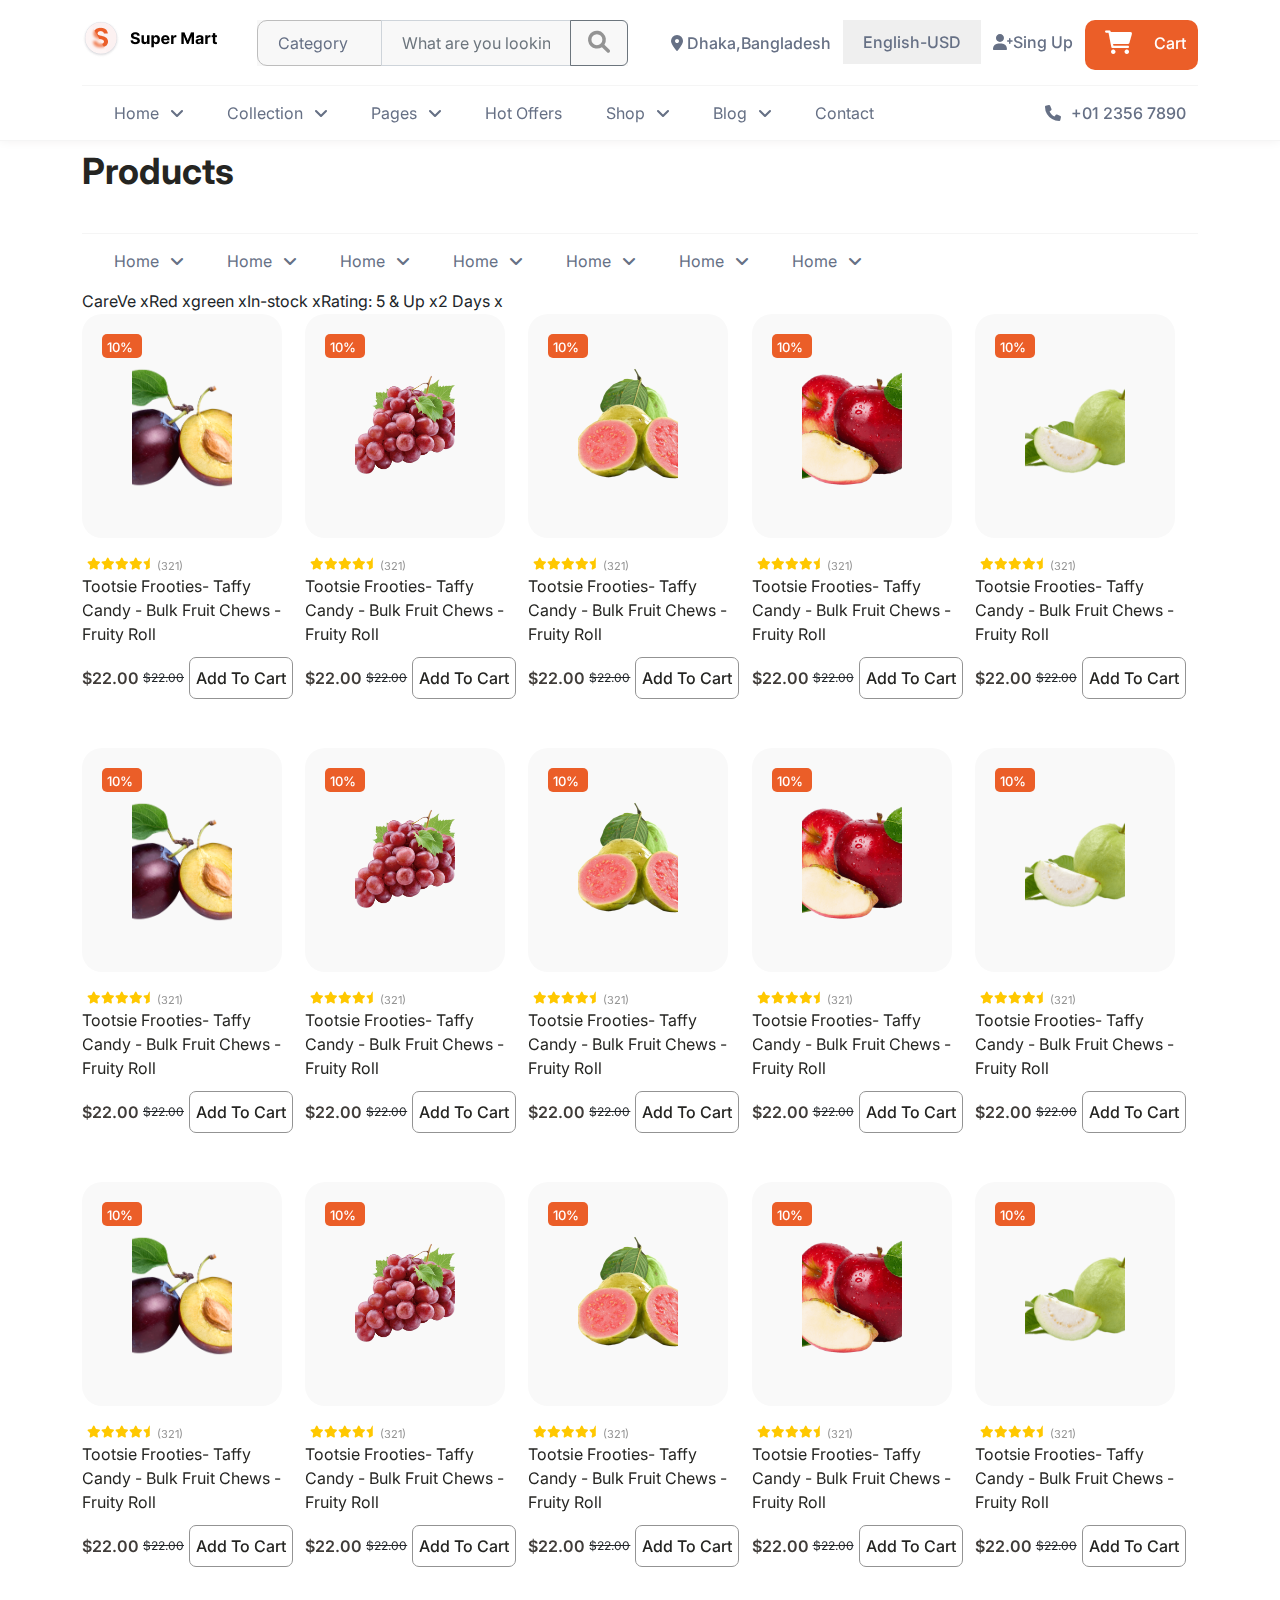
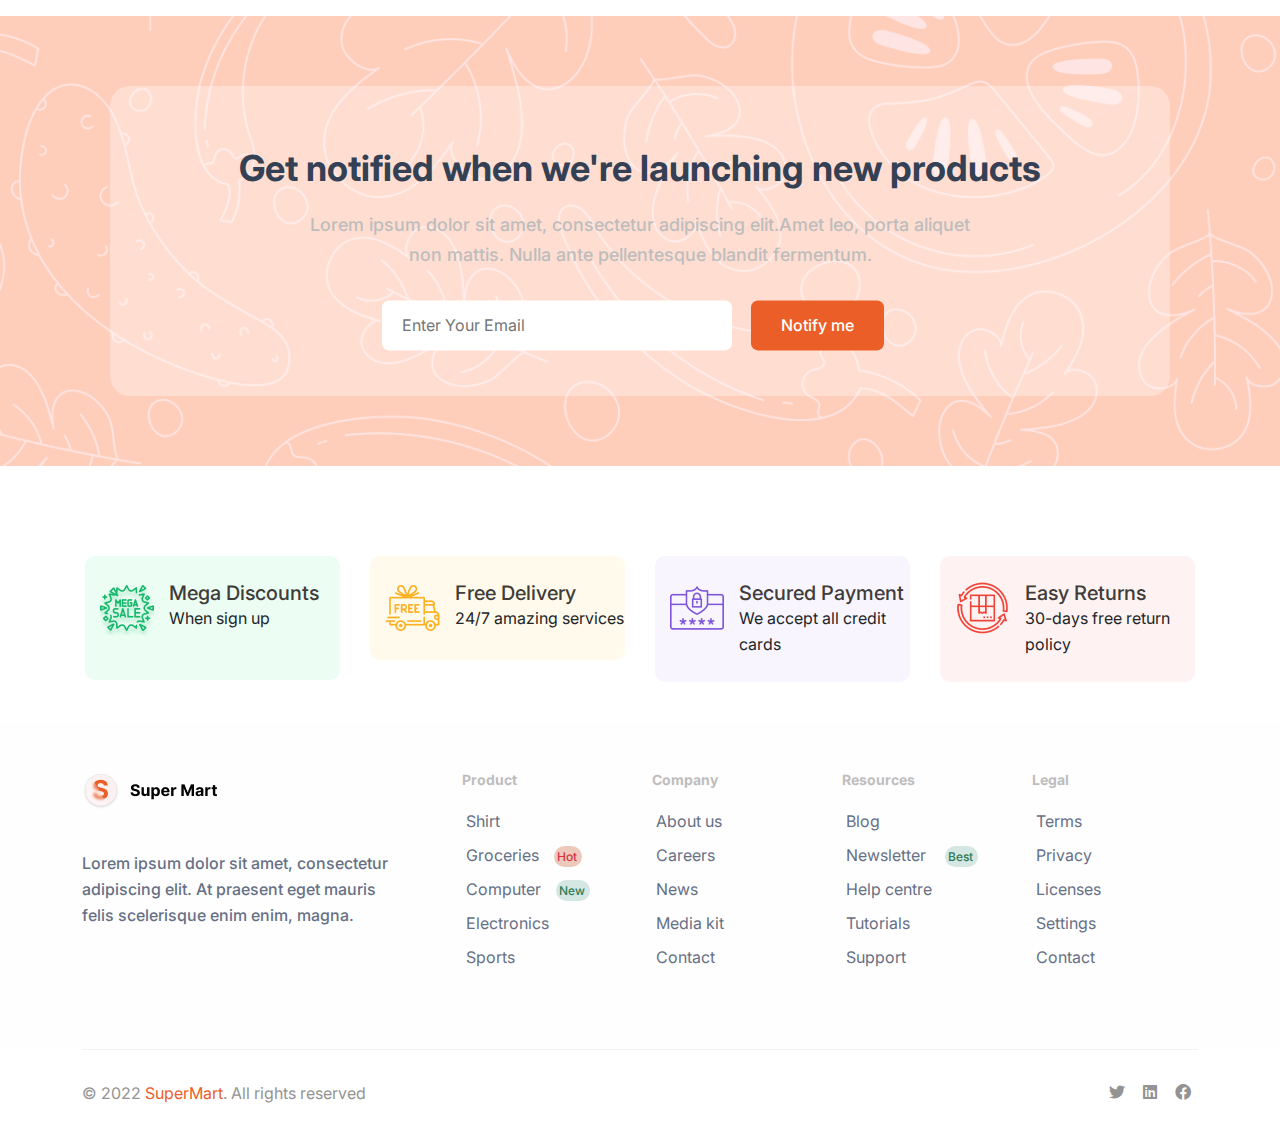
<file: Shop.html>
<!DOCTYPE html>
<html lang="en">

<head>
    <meta charset="UTF-8">
    <meta http-equiv="X-UA-Compatible" content="IE=edge">
    <meta name="viewport" content="width=device-width, initial-scale=1.0">
    <title>Super Mart</title>
    <link href="https://fonts.googleapis.com/css2?family=Inter:wght@400;500;700&family=Open+Sans&display=swap"
        rel="stylesheet">
    <link rel="stylesheet" href="css/fontawesome.min.css">
    <link rel="stylesheet" href="css/bootstrap.min.css">
    <link rel="stylesheet" href="css/swiper-bundle.min.css">
    <link rel="stylesheet" href="css/slick.css">
    <link rel="stylesheet" href="css/animate.css">
    <link rel="stylesheet" href="css/style.css">
    <link rel="stylesheet" href="css/responsive.css">
</head>

<body>
    <!-- header part start-->
    <header id="top_header">
        <div class="header_fix">
            <div class="container">
                <div class="row">
                    <div class="col-md-6 col-6">
                        <div class="header_left d-flex">
                            <div class="logo">
                                <button class="menu_btn d-lg-none">
                                    <i class="fas fa-bars" data-bs-toggle="offcanvas" data-bs-target="#mobile_menu">
                                    </i></button>
                                <a href="#"><img src="images/logo.png" alt=""></a>
                            </div>
                            <div class="search_box d-none d-lg-block">
                                <div class="input-group">
                                    <!--<i class="fa-solid fa-angle-down"></i>-->
                                    <select name="" id="" style="-webkit-appearance: none;" class="header_left_value">
                                        <option value="">Category</option>
                                        <option value="">Groceries</option>
                                        <option value="">Computer</option>
                                        <option value="">Women</option>
                                        <option value="">Electronics</option>
                                        <option value="">Men</option>
                                        <option value="">Baby</option>
                                        <option value="">Sports</option>
                                    </select>
    
                                    <input type="text" class="form-control" placeholder="What are you looking for..."
                                        aria-label="Text input with 2 dropdown buttons">
                                    <button class="btn btn-outline-secondary">
                                        <i class="fas fa-search"></i>
                                    </button>
                                </div>
                            </div>
                        </div>
    
                    </div>
                    <div class="col-md-6 col-6">
                        <div class="header_right d-flex justify-content-end">
                            <p class="d-none d-xl-block d-flex"><i class="fas fa-location-dot"></i> Dhaka,Bangladesh </p>
                            <div class="country_flags d-none d-md-block">
                                <div class="flags">
                                    <div class="input-group mb-3">
                                        <select name="" id="" style="-webkit-appearance: none;" class="header_left_value">
                                            <option value="">English-USD</option>
                                            <option value="">Bangla-BDT</option>
                                            <option value="">Franch-FRF</option>
                                            <option value="">India-RUPI</option>
                                            <option value="">Turkish-LIRA</option>
                                        </select>
                                    </div>
                                </div>
                            </div>
                            <a href="#"><i class="fas fa-user-plus"></i>Sing Up</a>
    
                            <button class="header_cart d-flex" data-bs-toggle="offcanvas"
                                data-bs-target="#header-offcanvasRight">
                                <i class="fa-solid fa-cart-shopping"></i>
                                <p>Cart</p>
                            </button>
                        </div>
                    </div>
                </div>
            <!-- dekstrop menu start-->
                <nav id="dekstrop_menu" class="navbar d-none d-lg-block">
                    <div class="container">
                        <div class="main_menu">
                            <ul>
                                <li class="dropdown_menu"><a href="#">Home<i class="fa-solid fa-angle-down"></i></a>
                                    <ul>
                                        <li><a href="index.html">Home-01</a></li>
                                        <li><a href="index.html">Home-02</a></li>
                                        <li><a href="index.html">Home-03</a></li>
                                        <li><a href="index.html">Home-04</a></li>
                                    </ul>
                                </li>
            
                                <li class="mega_menu"><a href="#">Collection<i class="fa-solid fa-angle-down"></i></a>
                                    <div class="megamenu_container">
                                        <h5>Groceries
                                            <ul>
                                                <li><a href="Collection.html"> <i class="fas fa-arrow-right"></i> Meat & Seafood</a></li>
                                                <li><a href="Collection.html"> <i class="fas fa-arrow-right"></i>Forzen Food</a></li>
                                                <li><a href="Collection.html"> <i class="fas fa-arrow-right"></i>Beverage</a></li>
                                                <li><a href="Collection.html"> <i class="fas fa-arrow-right"></i>Dairy</a></li>
                                                <li><a href="Collection.html"> <i class="fas fa-arrow-right"></i>Beverage</a></li>
                                                <li><a href="Collection.html"> <i class="fas fa-arrow-right"></i>Bekery & Bread</a></li>
                                                <li><a href="Collection.html"> <i class="fas fa-arrow-right"></i>Candy </a></li>
                                                <li><a href="Collection.html"> <i class="fas fa-arrow-right"></i>Beverage</a></li>
                                            </ul>
                                        </h5>
                                        <h5>Electronics
                                            <ul>
                                                <li><a href="Collection.html"> <i class="fas fa-arrow-right"></i>Computer & Laptop</a></li>
                                                <li><a href="Collection.html"> <i class="fas fa-arrow-right"></i>Camera</a></li>
                                                <li><a href="Collection.html"> <i class="fas fa-arrow-right"></i>Headphone</a></li>
                                                <li><a href="Collection.html"> <i class="fas fa-arrow-right"></i>Smartwatch</a></li>
                                                <li><a href="Collection.html"> <i class="fas fa-arrow-right"></i>Mobile & Tablets</a></li>
                                                <li><a href="Collection.html"> <i class="fas fa-arrow-right"></i>Television</a></li>
                                                <li><a href="Collection.html"> <i class="fas fa-arrow-right"></i>Smartphone </a></li>
                                                <li><a href="Collection.html"> <i class="fas fa-arrow-right"></i>Speakers</a></li>
                                            </ul>
                                        </h5>
                                        <h5>Women
                                            <ul>
                                                <li><a href="Collection.html"> <i class="fas fa-arrow-right"></i>Jewelry</a></li>
                                                <li><a href="Collection.html"> <i class="fas fa-arrow-right"></i>Athletic shoes</a></li>
                                                <li><a href="Collection.html"> <i class="fas fa-arrow-right"></i>Jackets</a></li>
                                                <li><a href="Collection.html"> <i class="fas fa-arrow-right"></i>Socks</a></li>
                                                <li><a href="Collection.html"> <i class="fas fa-arrow-right"></i>Sleepwear</a></li>
                                                <li><a href="Collection.html"> <i class="fas fa-arrow-right"></i>Dresses</a></li>
                                                <li><a href="Collection.html"> <i class="fas fa-arrow-right"></i>T-shirt </a></li>
                                                <li><a href="Collection.html"> <i class="fas fa-arrow-right"></i>Hats</a></li>
                                            </ul>
                                        </h5>
                                        <h5>Man
                                            <ul>
                                                <li><a href="Collection.html"> <i class="fas fa-arrow-right"></i>Glasses</a></li>
                                                <li><a href="Collection.html"> <i class="fas fa-arrow-right"></i>Socks</a></li>
                                                <li><a href="Collection.html"> <i class="fas fa-arrow-right"></i>Hats</a></li>
                                                <li><a href="Collection.html"> <i class="fas fa-arrow-right"></i>Athletic shoes</a></li>
                                                <li><a href="Collection.html"> <i class="fas fa-arrow-right"></i>Jackets</a></li>
                                                <li><a href="Collection.html"> <i class="fas fa-arrow-right"></i>Sleepwear</a></li>
                                                <li><a href="Collection.html"> <i class="fas fa-arrow-right"></i>Dresses</a></li>
                                                <li><a href="Collection.html"> <i class="fas fa-arrow-right"></i>T-shirt </a></li>
                                            </ul>
                                        </h5>
                                        <h5>Sports
                                            <ul>
                                                <li><a href="Collection.html"> <i class="fas fa-arrow-right"></i>Gaming Edition</a></li>
                                                <li><a href="Collection.html"> <i class="fas fa-arrow-right"></i>Gaming Headset</a></li>
                                                <li><a href="Collection.html"> <i class="fas fa-arrow-right"></i>Gaming Mouse pad</a></li>
                                                <li><a href="Collection.html"> <i class="fas fa-arrow-right"></i>Gaming Mouse</a></li>
                                                <li><a href="Collection.html"> <i class="fas fa-arrow-right"></i>Gaming Glasses</a></li>
                                                <li><a href="Collection.html"> <i class="fas fa-arrow-right"></i>Gaming keyboadr</a></li>
                                                <li><a href="Collection.html"> <i class="fas fa-arrow-right"></i>Gaming Microphone</a></li>
                                                <li><a href="Collection.html"> <i class="fas fa-arrow-right"></i>Controller Charger</a></li>
                                            </ul>
                                        </h5>
                                    </div>
                                </li>
            
                                <li class="dropdown_menu"><a href="#">Pages<i class="fa-solid fa-angle-down"></i></a>
                                    <ul>
                                        <li><a href="About.html">About</a></li>
                                        <li><a href="Privacy.html">Privacy Policy</a></li>
                                        <li><a href="Terms&Conditions.html">Terms & Conditions</a></li>
                                        <li><a href="#">Comming Soon</a></li>
                                        <li><a href="#">404</a></li>
                                    </ul>
                                </li>
                                <li><a href="#">Hot Offers</a></li>
                                <li class="dropdown_menu"><a href="#">Shop<i class="fa-solid fa-angle-down"></i></a>
                                    <ul>
                                        <li><a href="Shop.html">Shop</a></li>
                                        <li><a href="Shop.html">Shop Details</a></li>
                                        <li><a href="Shop.html">Shop Search</a></li>
                                        <li><a href="Shop.html">Shop Cart</a></li>
                                        <li><a href="Shop.html">Shop Cheakout</a></li>
                                        <li><a href="Shop.html">Order Tracker </a></li>
                                    </ul>
                                </li>
                                <li class="dropdown_menu"><a href="#">Blog<i class="fa-solid fa-angle-down"></i></a>
                                    <ul>
                                        <li><a href="Blog_List.html">Blog List</a></li>
                                        <li><a href="Blog_List.html">Blog grid</a></li>
                                        <li><a href="Blog_single.html">Blog Single</a></li>
                                    </ul>
                                </li>
                                <li><a href="Contact.html">Contact</a></li>
                            </ul>
                        </div>
                        <div class="main_contact d-none d-xl-block">
                            <a href="#+012356789tel"><i class="fa-solid fa-phone"></i>+01 2356 7890</a>
                        </div>
                    </div>
                </nav>
            <!-- dekstrop menu end-->
        </div>
        </div>
    </header>
    <!--=== header part start===-->

    <!--backtop button start-->
    <div class="backtop">
        <i class="fa-solid fa-arrow-up-long"></i>
      </div>
    <!--backtop button end-->

    <!--=== ofcanvas ===-->
    <div class="offcanvas offcanvas-end" tabindex="-1" id="header-offcanvasRight" aria-labelledby="offcanvasRightLabel">
        <div class="offcanvas-header">
            <h5 class="offcanvas-title cart_title" id="offcanvasRightLabel">Your Cart</h5>
            <button type="button" class="btn-close" data-bs-dismiss="offcanvas" aria-label="Close"></button>
        </div>
        <div class="offcanvas-body">
            <div class="container">
                <div class="row justify-content-between">
                    <div class="col-12 ">
                        <div class="cart_heading d-flex justify-content-between">
                            <h6>Product</h6>
                            <h6>Price</h6>

                        </div>
                        <div class="Cart_cont">
                            <div class="cart_items d-flex">
                                <div class="col-9">
                                    <div class="cart_left d-flex">
                                        <img src="images/cart-01.png" alt="">
                                        <div class="cart_text">
                                            <p> All Natural Italian Chicken Meatballs</p>
                                            <div class="cart_adj d-flex">
                                                <span><i class="fas fa-plus"></i>0<i
                                                        class="fa-solid fa-minus"></i></span>
                                                <h6>In Stock</h6>
                                            </div>
                                        </div>
                                    </div>
                                </div>
                                <div class="col-3">
                                    <div class="cart_right">
                                        <p>$24.00</p>
                                        <a href="#" class=" d-flex"><i class="fa-solid fa-trash-can"></i></i>Delete</a>
                                    </div>
                                </div>
                            </div>

                            <div class="cart_items d-flex">
                                <div class="col-9">
                                    <div class="cart_left d-flex">
                                        <img src="images/cart-02.png" alt="">
                                        <div class="cart_text">
                                            <p> All Natural Italian Chicken Meatballs</p>
                                            <div class="cart_adj d-flex">
                                                <span><i class="fas fa-plus"></i>0<i
                                                        class="fa-solid fa-minus"></i></span>
                                                <h6>In Stock</h6>
                                            </div>
                                        </div>
                                    </div>
                                </div>
                                <div class="col-3">
                                    <div class="cart_right">
                                        <p>$24.00</p>
                                        <a href="#" class=" d-flex"><i class="fa-solid fa-trash-can"></i></i>Delete</a>
                                    </div>
                                </div>
                            </div>

                            <div class="cart_items d-flex">
                                <div class="col-9">
                                    <div class="cart_left d-flex">
                                        <img src="images/cart-03.png" alt="">
                                        <div class="cart_text">
                                            <p> All Natural Italian Chicken Meatballs</p>
                                            <div class="cart_adj d-flex">
                                                <span><i class="fas fa-plus"></i>0<i
                                                        class="fa-solid fa-minus"></i></span>
                                                <h6>In Stock</h6>
                                            </div>
                                        </div>
                                    </div>
                                </div>
                                <div class="col-3">
                                    <div class="cart_right">
                                        <p>$24.00</p>
                                        <a href="#" class=" d-flex"><i class="fa-solid fa-trash-can"></i></i>Delete</a>
                                    </div>
                                </div>
                            </div>

                            <div class="cart_items d-flex">
                                <div class="col-9">
                                    <div class="cart_left d-flex">
                                        <img src="images/cart-04.png" alt="">
                                        <div class="cart_text">
                                            <p> All Natural Italian Chicken Meatballs</p>
                                            <div class="cart_adj d-flex">
                                                <span><i class="fas fa-plus"></i>0<i
                                                        class="fa-solid fa-minus"></i></span>
                                                <h6>In Stock</h6>
                                            </div>
                                        </div>
                                    </div>
                                </div>
                                <div class="col-3">
                                    <div class="cart_right">
                                        <p>$24.00</p>
                                        <a href="#" class=" d-flex"><i class="fa-solid fa-trash-can"></i></i>Delete</a>
                                    </div>
                                </div>
                            </div>
                        </div>
                        <div class="col-12">
                            <div class="shop_list d-flex justify-content-between">
                                <div class="list_left">
                                    <h6>Subtotal</h6>
                                    <h6>Shipping:</h6>
                                </div>
                                <div class="list_right">
                                    <p>$45.00</p>
                                    <p>$15.22</p>
                                </div>
                            </div>
                            <div class="total_prc d-flex justify-content-between">
                                <h5>Total (Incl. VAT)</h5>
                                <p>$60.22</p>
                            </div>

                            <div class="cart_btn d-flex justify-content-between">
                                <div class="cheak_btn">
                                    <a href="#">Go To Cheakout</a>
                                </div>
                                <div class="shop_btn">
                                    <a href="#">Continue Shopping</a>
                                </div>
                            </div>
                        </div>
                    </div>

                </div>
            </div>
        </div>
    </div>
    <!-- ofcanvas end-->

    <!-- mobile Mune start-->
    <div class="offcanvas offcanvas-start" tabindex="-1" id="mobile_menu" aria-labelledby="offcanvasExampleLabel">
        <div class="offcanvas-header">
            <div class="mobile_logo">
                <a href="#"><img src="images/logo.png" alt=""></a>
            </div>
            <button type="button" class="btn-close" data-bs-dismiss="offcanvas" aria-label="Close"></button>
        </div>
        <div class="offcanvas-body">
            <div class="search_box d-lg-none">
                <div class="input-group d-flex">
                    <input type="text" class="form-control" aria-label="Text input with 2 dropdown buttons">
                    <button class="btn btn-outline-secondary">
                        <i class="fas fa-search"></i>
                    </button>
                </div>
            </div>

            <div class="mobile_menu">
                <ul>
                    <li><a href="#">Home <i class="fas fa-angle-down"></i></a>
                        <ul class="mobile_dropdown_home">
                            <li><a href="#">Home-01</a></li>
                            <li><a href="#">Home-02</a></li>
                            <li><a href="#">Home-03</a></li>
                            <li><a href="#">Home-04</a></li>
                        </ul>
                    </li>

                    <li><a href="#">Collection <i class="fas fa-angle-down"></i></a>
                        <ul class="mobile_dropdown">
                            <li><a href="#">Groceries<i class="fas fa-angle-down"></i></a>
                                <ul class="mobile_mega">
                                    <li><a href="#">Meat & Seafood</a></li>
                                    <li><a href="#">Forzen Food</a></li>
                                    <li><a href="#">Beverage</a></li>
                                    <li><a href="#">Dairy</a></li>
                                    <li><a href="#">Beverage</a></li>
                                    <li><a href="#">Bekery & Bread</a></li>
                                    <li><a href="#">Candy </a></li>
                                    <li><a href="#">Beverage</a></li>
                                </ul>
                            </li>
                            <li><a href="#">Electronics<i class="fas fa-angle-down"></i></a>
                                <ul class="mobile_mega">
                                    <li><a href="#">Computer & Laptop</a></li>
                                    <li><a href="#">Camera</a></li>
                                    <li><a href="#">Headphone</a></li>
                                    <li><a href="#">Smartwatch</a></li>
                                    <li><a href="#">Mobile & Tablets</a></li>
                                    <li><a href="#">Television</a></li>
                                    <li><a href="#">Smartphone </a></li>
                                    <li><a href="#">Speakers</a></li>
                                </ul>
                            </li>
                            <li><a href="#">Women<i class="fas fa-angle-down"></i></a>
                                <ul class="mobile_mega">
                                    <li><a href="#">Jewelry</a></li>
                                    <li><a href="#">Athletic shoes</a></li>
                                    <li><a href="#">Jackets</a></li>
                                    <li><a href="#">Socks</a></li>
                                    <li><a href="#">Sleepwear</a></li>
                                    <li><a href="#">Dresses</a></li>
                                    <li><a href="#">T-shirt </a></li>
                                    <li><a href="#">Hats</a></li>
                                </ul>
                            </li>
                            <li><a href="#">Man<i class="fas fa-angle-down"></i></a>
                                <ul class="mobile_mega">
                                    <li><a href="#">Glasses</a></li>
                                    <li><a href="#">Socks</a></li>
                                    <li><a href="#">Hats</a></li>
                                    <li><a href="#">Athletic shoes</a></li>
                                    <li><a href="#">Jackets</a></li>
                                    <li><a href="#">Sleepwear</a></li>
                                    <li><a href="#">Dresses</a></li>
                                    <li><a href="#">T-shirt </a></li>
                                </ul>
                            </li>
                            <li><a href="#">Sports<i class="fas fa-angle-down"></i></a>
                                <ul class="mobile_mega">
                                    <li><a href="#">Gaming Edition</a></li>
                                    <li><a href="#">Gaming Headset</a></li>
                                    <li><a href="#">Gaming Mouse pad</a></li>
                                    <li><a href="#">Gaming Mouse</a></li>
                                    <li><a href="#">Gaming Glasses</a></li>
                                    <li><a href="#">Gaming keyboadr</a></li>
                                    <li><a href="#">Gaming Microphone</a></li>
                                    <li><a href="#">Controller Charger</a></li>
                                </ul>
                            </li>
                        </ul>
                    </li>

                    <li><a href="#">Pages <i class="fas fa-angle-down"></i></a>
                        <ul class="mobile_dropdown_page">
                            <li><a href="#">About</a></li>
                            <li><a href="#">Privacy Policy</a></li>
                            <li><a href="#">Terms & Conditions</a></li>
                            <li><a href="#">Comming Soon</a></li>
                            <li><a href="#">404</a></li>
                        </ul>
                    </li>

                    <li><a href="#">Hot Offers</a></li>

                    <li><a href="#">Shop <i class="fas fa-angle-down"></i></a>
                        <ul class="mobile_dropdown_shop">
                            <li><a href="#">Shop</a></li>
                            <li><a href="#">Shop Details</a></li>
                            <li><a href="#">Shop Search</a></li>
                            <li><a href="#">Shop Cart</a></li>
                            <li><a href="#">Shop Cheakout</a></li>
                            <li><a href="#">Order Tracker </a></li>
                        </ul>
                    </li>

                    <li><a href="#">Blog <i class="fas fa-angle-down"></i></a>
                        <ul class="mobile_dropdown_blog">
                            <li><a href="#">Blog List</a></li>
                            <li><a href="#">Blog grid</a></li>
                            <li><a href="#">Blog Single</a></li>
                        </ul>
                    </li>

                    <li><a href="#">Contact</a></li>
                </ul>
            </div>
        </div>
    </div>
    <!-- mobile Mune end-->

    <!--============== shop part start ================-->
        <!--shop_detail start-->
        <section id="shop_detail">
            <div class="container">
                <div class="col-lg-6">
                    <div class="section_heading">
                        <h2>Products</h2>
                    </div>
                </div>
                <nav id="dekstrop_menu" class="navbar d-none d-lg-block">
                    <div class="container">
                        <div class="main_menu">
                            <ul>
                                <li class="dropdown_menu"><a href="#">Home<i class="fa-solid fa-angle-down"></i></a>
                                    <ul>
                                        <li><a href="Home.html">Home-01</a></li>
                                        <li><a href="Home.html">Home-02</a></li>
                                        <li><a href="Home.html">Home-03</a></li>
                                        <li><a href="Home.html">Home-04</a></li>
                                    </ul>
                                </li>
                                <li class="dropdown_menu"><a href="#">Home<i class="fa-solid fa-angle-down"></i></a>
                                    <ul>
                                        <li><a href="Home.html">Home-01</a></li>
                                        <li><a href="Home.html">Home-02</a></li>
                                        <li><a href="Home.html">Home-03</a></li>
                                        <li><a href="Home.html">Home-04</a></li>
                                    </ul>
                                </li>
                                <li class="dropdown_menu"><a href="#">Home<i class="fa-solid fa-angle-down"></i></a>
                                    <ul>
                                        <li><a href="Home.html">Home-01</a></li>
                                        <li><a href="Home.html">Home-02</a></li>
                                        <li><a href="Home.html">Home-03</a></li>
                                        <li><a href="Home.html">Home-04</a></li>
                                    </ul>
                                </li>
                                <li class="dropdown_menu"><a href="#">Home<i class="fa-solid fa-angle-down"></i></a>
                                    <ul>
                                        <li><a href="Home.html">Home-01</a></li>
                                        <li><a href="Home.html">Home-02</a></li>
                                        <li><a href="Home.html">Home-03</a></li>
                                        <li><a href="Home.html">Home-04</a></li>
                                    </ul>
                                </li>
                                <li class="dropdown_menu"><a href="#">Home<i class="fa-solid fa-angle-down"></i></a>
                                    <ul>
                                        <li><a href="Home.html">Home-01</a></li>
                                        <li><a href="Home.html">Home-02</a></li>
                                        <li><a href="Home.html">Home-03</a></li>
                                        <li><a href="Home.html">Home-04</a></li>
                                    </ul>
                                </li>
                                <li class="dropdown_menu"><a href="#">Home<i class="fa-solid fa-angle-down"></i></a>
                                    <ul>
                                        <li><a href="Home.html">Home-01</a></li>
                                        <li><a href="Home.html">Home-02</a></li>
                                        <li><a href="Home.html">Home-03</a></li>
                                        <li><a href="Home.html">Home-04</a></li>
                                    </ul>
                                </li>
                                <li class="dropdown_menu"><a href="#">Home<i class="fa-solid fa-angle-down"></i></a>
                                    <ul>
                                        <li><a href="Home.html">Home-01</a></li>
                                        <li><a href="Home.html">Home-02</a></li>
                                        <li><a href="Home.html">Home-03</a></li>
                                        <li><a href="Home.html">Home-04</a></li>
                                    </ul>
                                </li>
                            </ul>
                        </div>
                    </div>
                </nav>
                <div class="shop_itm d-flex">
                <p> CareVe x</p>
                <p> Red x</p>
                <p> green x</p>
                <p> In-stock x</p>
                <p> Rating: 5 & Up x</p>
                <p> 2 Days x</p>
                </div>
                <div class="on_sale_slider swiper d-flex">
                    <div class="swiper-wrapper">
                        <div class="col-lg-3 pb-2 swiper-slide">
                            <div class="on_sale_items">
                                <div class="product">
                                    <div class="product_img">
                                        <div class="price_off">
                                            <p>10%</p>
                                        </div>
                                        <div class="overly">
                                            <ul>
                                                <li><a href="#"><i class="fa-solid fa-heart"></i></a></li>
                                                <li><a href="#" class="unic_icon"><i class="fa-solid fa-eye"></i></a></li>
                                                <li><a href="#"><i class="fa-solid fa-share"></i></a></li>
                                            </ul>
                                        </div>
                                        <img src="images/prod-09.png" alt="">
    
                                    </div>
                                    <div class="product_icon d-flex">
                                        <i class="fas fa-star"></i>
                                        <i class="fas fa-star"></i>
                                        <i class="fas fa-star"></i>
                                        <i class="fas fa-star"></i>
                                        <i class="fas fa-star-half"></i>
                                        <p>(321)</p>
                                    </div>
                                    <div class="product_text">
                                        <p>Tootsie Frooties- Taffy Candy - Bulk Fruit Chews - Fruity Roll</p>
                                    </div>
                                    <div class="product_price d-flex">
                                        <span>$22.00</span>
                                        <strike>$22.00</strike>
                                        <div class="product_btn">
                                            <a href="#">Add To Cart</a>
                                        </div>
                                    </div>
                                </div>
                            </div>
                        </div>
                        <div class="col-lg-3 pb-2 swiper-slide">
                            <div class="on_sale_items">
                                <div class="product">
                                    <div class="product_img">
                                        <div class="price_off">
                                            <p>10%</p>
                                        </div>
                                        <div class="overly">
                                            <ul>
                                                <li><a href="#"><i class="fa-solid fa-heart"></i></a></li>
                                                <li><a href="#" class="unic_icon"><i class="fa-solid fa-eye"></i></a></li>
                                                <li><a href="#"><i class="fa-solid fa-share"></i></a></li>
                                            </ul>
                                        </div>
                                        <img src="images/prod-07.png" alt="">
                                    </div>
                                    <div class="product_icon d-flex">
                                        <i class="fas fa-star"></i>
                                        <i class="fas fa-star"></i>
                                        <i class="fas fa-star"></i>
                                        <i class="fas fa-star"></i>
                                        <i class="fas fa-star-half"></i>
                                        <p>(321)</p>
                                    </div>
                                    <div class="product_text">
                                        <p>Tootsie Frooties- Taffy Candy - Bulk Fruit Chews - Fruity Roll</p>
                                    </div>
                                    <div class="product_price d-flex">
                                        <span>$22.00</span>
                                        <strike>$22.00</strike>
                                        <div class="product_btn">
                                            <a href="#">Add To Cart</a>
                                        </div>
                                    </div>
                                </div>
                            </div>
                        </div>
                        <div class="col-lg-3 pb-2 swiper-slide">
                            <div class="on_sale_items">
                                <div class="product">
                                    <div class="product_img">
                                        <div class="overly">
                                            <ul>
                                                <li><a href="#"><i class="fa-solid fa-heart"></i></a></li>
                                                <li><a href="#" class="unic_icon"><i class="fa-solid fa-eye"></i></a></li>
                                                <li><a href="#"><i class="fa-solid fa-share"></i></a></li>
                                            </ul>
                                        </div>
                                        <div class="price_off">
                                            <p>10%</p>
                                        </div>
                                        <img src="images/prod-01.png" alt="">
                                    </div>
                                    <div class="product_icon d-flex">
                                        <i class="fas fa-star"></i>
                                        <i class="fas fa-star"></i>
                                        <i class="fas fa-star"></i>
                                        <i class="fas fa-star"></i>
                                        <i class="fas fa-star-half"></i>
                                        <p>(321)</p>
                                    </div>
                                    <div class="product_text">
                                        <p>Tootsie Frooties- Taffy Candy - Bulk Fruit Chews - Fruity Roll</p>
                                    </div>
                                    <div class="product_price d-flex">
                                        <span>$22.00</span>
                                        <strike>$22.00</strike>
                                        <div class="product_btn">
                                            <a href="#">Add To Cart</a>
                                        </div>
                                    </div>
                                </div>
                            </div>
                        </div>
                        <div class="col-lg-3 pb-2 swiper-slide">
                            <div class="on_sale_items">
                                <div class="product">
                                    <div class="product_img">
                                        <div class="price_off">
                                            <p>10%</p>
                                        </div>
                                        <div class="overly">
                                            <ul>
                                                <li><a href="#"><i class="fa-solid fa-heart"></i></a></li>
                                                <li><a href="#" class="unic_icon"><i class="fa-solid fa-eye"></i></a></li>
                                                <li><a href="#"><i class="fa-solid fa-share"></i></a></li>
                                            </ul>
                                        </div>
                                        <img src="images/prod-05.png" alt="">
                                    </div>
                                    <div class="product_icon d-flex">
                                        <i class="fas fa-star"></i>
                                        <i class="fas fa-star"></i>
                                        <i class="fas fa-star"></i>
                                        <i class="fas fa-star"></i>
                                        <i class="fas fa-star-half"></i>
                                        <p>(321)</p>
                                    </div>
                                    <div class="product_text">
                                        <p>Tootsie Frooties- Taffy Candy - Bulk Fruit Chews - Fruity Roll</p>
                                    </div>
                                    <div class="product_price d-flex">
                                        <span>$22.00</span>
                                        <strike>$22.00</strike>
                                        <div class="product_btn">
                                            <a href="#">Add To Cart</a>
                                        </div>
                                    </div>
                                </div>
                            </div>
                        </div>
                        <div class="col-lg-3 pb-2 swiper-slide">
                            <div class="on_sale_items">
                                <div class="product">
                                    <div class="product_img">
                                        <div class="price_off">
                                            <p>10%</p>
                                        </div>
                                        <div class="overly">
                                            <ul>
                                                <li><a href="#"><i class="fa-solid fa-heart"></i></a></li>
                                                <li><a href="#" class="unic_icon"><i class="fa-solid fa-eye"></i></a></li>
                                                <li><a href="#"><i class="fa-solid fa-share"></i></a></li>
                                            </ul>
                                        </div>
                                        <img src="images/prod-03.png" alt="">
                                    </div>
                                    <div class="product_icon d-flex">
                                        <i class="fas fa-star"></i>
                                        <i class="fas fa-star"></i>
                                        <i class="fas fa-star"></i>
                                        <i class="fas fa-star"></i>
                                        <i class="fas fa-star-half"></i>
                                        <p>(321)</p>
                                    </div>
                                    <div class="product_text">
                                        <p>Tootsie Frooties- Taffy Candy - Bulk Fruit Chews - Fruity Roll</p>
                                    </div>
                                    <div class="product_price d-flex">
                                        <span>$22.00</span>
                                        <strike>$22.00</strike>
                                        <div class="product_btn">
                                            <a href="#">Add To Cart</a>
                                        </div>
                                    </div>
                                </div>
                            </div>
                        </div>
                    </div>
                </div>

                <div class="on_sale_slider swiper d-flex">
                    <div class="swiper-wrapper">
                        <div class="col-lg-3 pb-2 swiper-slide">
                            <div class="on_sale_items">
                                <div class="product">
                                    <div class="product_img">
                                        <div class="price_off">
                                            <p>10%</p>
                                        </div>
                                        <div class="overly">
                                            <ul>
                                                <li><a href="#"><i class="fa-solid fa-heart"></i></a></li>
                                                <li><a href="#" class="unic_icon"><i class="fa-solid fa-eye"></i></a></li>
                                                <li><a href="#"><i class="fa-solid fa-share"></i></a></li>
                                            </ul>
                                        </div>
                                        <img src="images/prod-09.png" alt="">
    
                                    </div>
                                    <div class="product_icon d-flex">
                                        <i class="fas fa-star"></i>
                                        <i class="fas fa-star"></i>
                                        <i class="fas fa-star"></i>
                                        <i class="fas fa-star"></i>
                                        <i class="fas fa-star-half"></i>
                                        <p>(321)</p>
                                    </div>
                                    <div class="product_text">
                                        <p>Tootsie Frooties- Taffy Candy - Bulk Fruit Chews - Fruity Roll</p>
                                    </div>
                                    <div class="product_price d-flex">
                                        <span>$22.00</span>
                                        <strike>$22.00</strike>
                                        <div class="product_btn">
                                            <a href="#">Add To Cart</a>
                                        </div>
                                    </div>
                                </div>
                            </div>
                        </div>
                        <div class="col-lg-3 pb-2 swiper-slide">
                            <div class="on_sale_items">
                                <div class="product">
                                    <div class="product_img">
                                        <div class="price_off">
                                            <p>10%</p>
                                        </div>
                                        <div class="overly">
                                            <ul>
                                                <li><a href="#"><i class="fa-solid fa-heart"></i></a></li>
                                                <li><a href="#" class="unic_icon"><i class="fa-solid fa-eye"></i></a></li>
                                                <li><a href="#"><i class="fa-solid fa-share"></i></a></li>
                                            </ul>
                                        </div>
                                        <img src="images/prod-07.png" alt="">
                                    </div>
                                    <div class="product_icon d-flex">
                                        <i class="fas fa-star"></i>
                                        <i class="fas fa-star"></i>
                                        <i class="fas fa-star"></i>
                                        <i class="fas fa-star"></i>
                                        <i class="fas fa-star-half"></i>
                                        <p>(321)</p>
                                    </div>
                                    <div class="product_text">
                                        <p>Tootsie Frooties- Taffy Candy - Bulk Fruit Chews - Fruity Roll</p>
                                    </div>
                                    <div class="product_price d-flex">
                                        <span>$22.00</span>
                                        <strike>$22.00</strike>
                                        <div class="product_btn">
                                            <a href="#">Add To Cart</a>
                                        </div>
                                    </div>
                                </div>
                            </div>
                        </div>
                        <div class="col-lg-3 pb-2 swiper-slide">
                            <div class="on_sale_items">
                                <div class="product">
                                    <div class="product_img">
                                        <div class="overly">
                                            <ul>
                                                <li><a href="#"><i class="fa-solid fa-heart"></i></a></li>
                                                <li><a href="#" class="unic_icon"><i class="fa-solid fa-eye"></i></a></li>
                                                <li><a href="#"><i class="fa-solid fa-share"></i></a></li>
                                            </ul>
                                        </div>
                                        <div class="price_off">
                                            <p>10%</p>
                                        </div>
                                        <img src="images/prod-01.png" alt="">
                                    </div>
                                    <div class="product_icon d-flex">
                                        <i class="fas fa-star"></i>
                                        <i class="fas fa-star"></i>
                                        <i class="fas fa-star"></i>
                                        <i class="fas fa-star"></i>
                                        <i class="fas fa-star-half"></i>
                                        <p>(321)</p>
                                    </div>
                                    <div class="product_text">
                                        <p>Tootsie Frooties- Taffy Candy - Bulk Fruit Chews - Fruity Roll</p>
                                    </div>
                                    <div class="product_price d-flex">
                                        <span>$22.00</span>
                                        <strike>$22.00</strike>
                                        <div class="product_btn">
                                            <a href="#">Add To Cart</a>
                                        </div>
                                    </div>
                                </div>
                            </div>
                        </div>
                        <div class="col-lg-3 pb-2 swiper-slide">
                            <div class="on_sale_items">
                                <div class="product">
                                    <div class="product_img">
                                        <div class="price_off">
                                            <p>10%</p>
                                        </div>
                                        <div class="overly">
                                            <ul>
                                                <li><a href="#"><i class="fa-solid fa-heart"></i></a></li>
                                                <li><a href="#" class="unic_icon"><i class="fa-solid fa-eye"></i></a></li>
                                                <li><a href="#"><i class="fa-solid fa-share"></i></a></li>
                                            </ul>
                                        </div>
                                        <img src="images/prod-05.png" alt="">
                                    </div>
                                    <div class="product_icon d-flex">
                                        <i class="fas fa-star"></i>
                                        <i class="fas fa-star"></i>
                                        <i class="fas fa-star"></i>
                                        <i class="fas fa-star"></i>
                                        <i class="fas fa-star-half"></i>
                                        <p>(321)</p>
                                    </div>
                                    <div class="product_text">
                                        <p>Tootsie Frooties- Taffy Candy - Bulk Fruit Chews - Fruity Roll</p>
                                    </div>
                                    <div class="product_price d-flex">
                                        <span>$22.00</span>
                                        <strike>$22.00</strike>
                                        <div class="product_btn">
                                            <a href="#">Add To Cart</a>
                                        </div>
                                    </div>
                                </div>
                            </div>
                        </div>
                        <div class="col-lg-3 pb-2 swiper-slide">
                            <div class="on_sale_items">
                                <div class="product">
                                    <div class="product_img">
                                        <div class="price_off">
                                            <p>10%</p>
                                        </div>
                                        <div class="overly">
                                            <ul>
                                                <li><a href="#"><i class="fa-solid fa-heart"></i></a></li>
                                                <li><a href="#" class="unic_icon"><i class="fa-solid fa-eye"></i></a></li>
                                                <li><a href="#"><i class="fa-solid fa-share"></i></a></li>
                                            </ul>
                                        </div>
                                        <img src="images/prod-03.png" alt="">
                                    </div>
                                    <div class="product_icon d-flex">
                                        <i class="fas fa-star"></i>
                                        <i class="fas fa-star"></i>
                                        <i class="fas fa-star"></i>
                                        <i class="fas fa-star"></i>
                                        <i class="fas fa-star-half"></i>
                                        <p>(321)</p>
                                    </div>
                                    <div class="product_text">
                                        <p>Tootsie Frooties- Taffy Candy - Bulk Fruit Chews - Fruity Roll</p>
                                    </div>
                                    <div class="product_price d-flex">
                                        <span>$22.00</span>
                                        <strike>$22.00</strike>
                                        <div class="product_btn">
                                            <a href="#">Add To Cart</a>
                                        </div>
                                    </div>
                                </div>
                            </div>
                        </div>
                    </div>
                </div>

                <div class="on_sale_slider swiper d-flex">
                    <div class="swiper-wrapper">
                        <div class="col-lg-3 pb-2 swiper-slide">
                            <div class="on_sale_items">
                                <div class="product">
                                    <div class="product_img">
                                        <div class="price_off">
                                            <p>10%</p>
                                        </div>
                                        <div class="overly">
                                            <ul>
                                                <li><a href="#"><i class="fa-solid fa-heart"></i></a></li>
                                                <li><a href="#" class="unic_icon"><i class="fa-solid fa-eye"></i></a></li>
                                                <li><a href="#"><i class="fa-solid fa-share"></i></a></li>
                                            </ul>
                                        </div>
                                        <img src="images/prod-09.png" alt="">
    
                                    </div>
                                    <div class="product_icon d-flex">
                                        <i class="fas fa-star"></i>
                                        <i class="fas fa-star"></i>
                                        <i class="fas fa-star"></i>
                                        <i class="fas fa-star"></i>
                                        <i class="fas fa-star-half"></i>
                                        <p>(321)</p>
                                    </div>
                                    <div class="product_text">
                                        <p>Tootsie Frooties- Taffy Candy - Bulk Fruit Chews - Fruity Roll</p>
                                    </div>
                                    <div class="product_price d-flex">
                                        <span>$22.00</span>
                                        <strike>$22.00</strike>
                                        <div class="product_btn">
                                            <a href="#">Add To Cart</a>
                                        </div>
                                    </div>
                                </div>
                            </div>
                        </div>
                        <div class="col-lg-3 pb-2 swiper-slide">
                            <div class="on_sale_items">
                                <div class="product">
                                    <div class="product_img">
                                        <div class="price_off">
                                            <p>10%</p>
                                        </div>
                                        <div class="overly">
                                            <ul>
                                                <li><a href="#"><i class="fa-solid fa-heart"></i></a></li>
                                                <li><a href="#" class="unic_icon"><i class="fa-solid fa-eye"></i></a></li>
                                                <li><a href="#"><i class="fa-solid fa-share"></i></a></li>
                                            </ul>
                                        </div>
                                        <img src="images/prod-07.png" alt="">
                                    </div>
                                    <div class="product_icon d-flex">
                                        <i class="fas fa-star"></i>
                                        <i class="fas fa-star"></i>
                                        <i class="fas fa-star"></i>
                                        <i class="fas fa-star"></i>
                                        <i class="fas fa-star-half"></i>
                                        <p>(321)</p>
                                    </div>
                                    <div class="product_text">
                                        <p>Tootsie Frooties- Taffy Candy - Bulk Fruit Chews - Fruity Roll</p>
                                    </div>
                                    <div class="product_price d-flex">
                                        <span>$22.00</span>
                                        <strike>$22.00</strike>
                                        <div class="product_btn">
                                            <a href="#">Add To Cart</a>
                                        </div>
                                    </div>
                                </div>
                            </div>
                        </div>
                        <div class="col-lg-3 pb-2 swiper-slide">
                            <div class="on_sale_items">
                                <div class="product">
                                    <div class="product_img">
                                        <div class="overly">
                                            <ul>
                                                <li><a href="#"><i class="fa-solid fa-heart"></i></a></li>
                                                <li><a href="#" class="unic_icon"><i class="fa-solid fa-eye"></i></a></li>
                                                <li><a href="#"><i class="fa-solid fa-share"></i></a></li>
                                            </ul>
                                        </div>
                                        <div class="price_off">
                                            <p>10%</p>
                                        </div>
                                        <img src="images/prod-01.png" alt="">
                                    </div>
                                    <div class="product_icon d-flex">
                                        <i class="fas fa-star"></i>
                                        <i class="fas fa-star"></i>
                                        <i class="fas fa-star"></i>
                                        <i class="fas fa-star"></i>
                                        <i class="fas fa-star-half"></i>
                                        <p>(321)</p>
                                    </div>
                                    <div class="product_text">
                                        <p>Tootsie Frooties- Taffy Candy - Bulk Fruit Chews - Fruity Roll</p>
                                    </div>
                                    <div class="product_price d-flex">
                                        <span>$22.00</span>
                                        <strike>$22.00</strike>
                                        <div class="product_btn">
                                            <a href="#">Add To Cart</a>
                                        </div>
                                    </div>
                                </div>
                            </div>
                        </div>
                        <div class="col-lg-3 pb-2 swiper-slide">
                            <div class="on_sale_items">
                                <div class="product">
                                    <div class="product_img">
                                        <div class="price_off">
                                            <p>10%</p>
                                        </div>
                                        <div class="overly">
                                            <ul>
                                                <li><a href="#"><i class="fa-solid fa-heart"></i></a></li>
                                                <li><a href="#" class="unic_icon"><i class="fa-solid fa-eye"></i></a></li>
                                                <li><a href="#"><i class="fa-solid fa-share"></i></a></li>
                                            </ul>
                                        </div>
                                        <img src="images/prod-05.png" alt="">
                                    </div>
                                    <div class="product_icon d-flex">
                                        <i class="fas fa-star"></i>
                                        <i class="fas fa-star"></i>
                                        <i class="fas fa-star"></i>
                                        <i class="fas fa-star"></i>
                                        <i class="fas fa-star-half"></i>
                                        <p>(321)</p>
                                    </div>
                                    <div class="product_text">
                                        <p>Tootsie Frooties- Taffy Candy - Bulk Fruit Chews - Fruity Roll</p>
                                    </div>
                                    <div class="product_price d-flex">
                                        <span>$22.00</span>
                                        <strike>$22.00</strike>
                                        <div class="product_btn">
                                            <a href="#">Add To Cart</a>
                                        </div>
                                    </div>
                                </div>
                            </div>
                        </div>
                        <div class="col-lg-3 pb-2 swiper-slide">
                            <div class="on_sale_items">
                                <div class="product">
                                    <div class="product_img">
                                        <div class="price_off">
                                            <p>10%</p>
                                        </div>
                                        <div class="overly">
                                            <ul>
                                                <li><a href="#"><i class="fa-solid fa-heart"></i></a></li>
                                                <li><a href="#" class="unic_icon"><i class="fa-solid fa-eye"></i></a></li>
                                                <li><a href="#"><i class="fa-solid fa-share"></i></a></li>
                                            </ul>
                                        </div>
                                        <img src="images/prod-03.png" alt="">
                                    </div>
                                    <div class="product_icon d-flex">
                                        <i class="fas fa-star"></i>
                                        <i class="fas fa-star"></i>
                                        <i class="fas fa-star"></i>
                                        <i class="fas fa-star"></i>
                                        <i class="fas fa-star-half"></i>
                                        <p>(321)</p>
                                    </div>
                                    <div class="product_text">
                                        <p>Tootsie Frooties- Taffy Candy - Bulk Fruit Chews - Fruity Roll</p>
                                    </div>
                                    <div class="product_price d-flex">
                                        <span>$22.00</span>
                                        <strike>$22.00</strike>
                                        <div class="product_btn">
                                            <a href="#">Add To Cart</a>
                                        </div>
                                    </div>
                                </div>
                            </div>
                        </div>
                    </div>
                </div>
            </div>
        </section>
        <!--shop_detail end-->
    <!--============== shop part end ================-->

    <!-- notify part start-->
    <section id="notify">
        <div class="bannar_items" style="background: url(images/fotter-bg.jpg);">
            <div class="container">
                <div class="row">
                    <div class="bannar_content text-center">
                        <h3>Get notified when we're launching new products</h3>
                        <p class="d-none d-sm-block">Lorem ipsum dolor sit amet, consectetur adipiscing elit.Amet leo, porta aliquet</p>
                        <p class="d-none d-sm-block">non mattis. Nulla ante pellentesque blandit fermentum.</p>
                        <input type="text" placeholder="Enter Your Email">
                        <a href="#">Notify me</a>
                    </div>
                </div>
            </div>
        </div>
    </section>
    <!-- notify part end-->

    <!-- Documentary part start-->
        <section id="Documentary">
            <div class="container">
                <div class="col-lg-12">
                    <div class="row">
                    <div class="col-lg-3 col-md-6 doct_items">
                        <div class="doct_items_one d-flex">
                            <div class="doct_img">
                                <img src="images/doct-01.png" alt="">
                            </div>
                            <div class="doct_text">
                                <h4>Mega Discounts</h4>
                                <p class="d-lg-none d-xl-block"> When sign up</p>
                            </div>
                        </div>
                    </div>
                    <div class="col-lg-3 col-md-6 doct_items">
                        <div class="doct_items_two d-flex">
                            <div class="doct_img">
                                <img src="images/doct-02.png" alt="">
                            </div>
                            <div class="doct_text">
                                <h4>Free Delivery</h4>
                                <p class="d-lg-none d-xl-block"> 24/7 amazing services</p>
                            </div>
                        </div>
                    </div>
                    <div class="col-lg-3 col-md-6 doct_items">
                        <div class="doct_items_three d-flex">
                            <div class="doct_img">
                                <img src="images/doct-03.png" alt="">
                            </div>
                            <div class="doct_text">
                                <h4>Secured Payment</h4>
                                <p class="d-lg-none d-xl-block"> We accept all credit cards</p>
                            </div>
                        </div>
                    </div>
                    <div class="col-lg-3 col-md-6 doct_items">
                        <div class="doct_items_four d-flex">
                            <div class="doct_img">
                                <img src="images/doct-04.png" alt="">
                            </div>
                            <div class="doct_text ">
                                <h4>Easy Returns</h4>
                                <p class="d-lg-none d-xl-block"> 30-days free return policy</p>
                            </div>
                        </div>
                    </div>
                    </div>
                </div>
            </div>
        </section>
    <!-- Documentary part end-->

    <!-- footer part start-->
    <section id="footer">
        <div class="container">
            <div class="col-lg-12">
                <div class="row">
                    <div class="col-lg-4">
                        <div class="footer_logo">
                            <a href="#"><img src="images/logo.png" alt=""></a>
                        </div>
                        <div class="footer_logo_text">
                            <p>Lorem ipsum dolor sit amet, consectetur adipiscing elit.
                             At praesent eget mauris felis scelerisque enim enim, magna.</p>
                        </div>
                    </div>
                    <div class="col-lg-8">
                        <div class="row">
                            <div class="col-md-3 col-6">
                                <div class="fotter_content">
                                    <h6>Product</h6>
                                    <ul>
                                        <li> <i class="fas fa-arrow-right"></i><a href="#">  Shirt</a></li>
                                        <li> <i class="fas fa-arrow-right"></i><a href="#">Groceries</a><span>Hot</span></li>
                                        <li> <i class="fas fa-arrow-right"></i><a href="#">Computer</a><span class="sp_two">New</span></li>
                                        <li> <i class="fas fa-arrow-right"></i><a href="#">Electronics</a></li>
                                        <li> <i class="fas fa-arrow-right"></i><a href="#">Sports</a></li>
                                    </ul>
                                </div>
                            </div>
                            <div class="col-md-3 col-6">
                                <div class="fotter_content">
                                    <h6>Company</h6>
                                    <ul>
                                        <li> <i class="fas fa-arrow-right"></i><a href="#">About us</a></li>
                                        <li> <i class="fas fa-arrow-right"></i><a href="#">Careers</a></li>
                                        <li> <i class="fas fa-arrow-right"></i><a href="#">News</a></li>
                                        <li> <i class="fas fa-arrow-right"></i><a href="#">Media kit</a></li>
                                        <li> <i class="fas fa-arrow-right"></i><a href="#">Contact</a></li>
                                    </ul>
                                </div>
                            </div>
                            <div class="col-md-3 col-6">
                                <div class="fotter_content">
                                    <h6>Resources</h6>
                                    <ul>
                                        <li> <i class="fas fa-arrow-right"></i><a href="#">Blog</a></li>
                                        <li> <i class="fas fa-arrow-right"></i><a href="#">Newsletter</a> <span class="sp_two">Best</span></li>
                                        <li> <i class="fas fa-arrow-right"></i><a href="#">Help centre</a></li>
                                        <li> <i class="fas fa-arrow-right"></i><a href="#">Tutorials</a></li>
                                        <li> <i class="fas fa-arrow-right"></i><a href="#"> Support</a></li>
                                    </ul>
                                </div>
                            </div>
                            <div class="col-md-3 col-6">
                                <div class="fotter_content">
                                    <h6>Legal</h6>
                                    <ul>
                                        <li> <i class="fas fa-arrow-right"></i><a href="#">Terms</a></li>
                                        <li> <i class="fas fa-arrow-right"></i><a href="#">Privacy</a></li>
                                        <li> <i class="fas fa-arrow-right"></i><a href="#">Licenses</a></li>
                                        <li> <i class="fas fa-arrow-right"></i><a href="#">Settings</a></li>
                                        <li> <i class="fas fa-arrow-right"></i><a href="#">Contact</a></li>
                                    </ul>
                                </div>
                            </div>
                        </div>
                    </div>
                </div>
            </div>
        </div>
    </section>
    <!-- footer part end-->

    <!-- end part -->
    <section id="end">
        <div class="container">
            <div class="col-12 end_border">
                <div class="row">
                    <div class="col-6">
                        <div class="end_left">
                            <p>© 2022 <a href="#">SuperMart</a>. All rights reserved</p>
                        </div>
                    </div>
                    <div class="col-6 text-end">
                        <div class="end_right">
                            <a href="#"><i class="fa-brands fa-twitter"></i></a>
                            <a href="#"><i class="fa-brands fa-linkedin"></i></a>
                            <a href="#"><i class="fa-brands fa-facebook"></i></a>
                        </div>
                    </div>
                </div>
            </div>
        </div>
    </section>
    <!-- end part finish-->


    <script src="js/bootstrap.bundle.min.js"></script>
    <script src="js/jquery-1.12.4.min.js"></script>
    <script src="js/swiper-bundle.min.js"></script>
    <script src="js/slick.min.js"></script>
    <script src="js/wow.min.js"></script>
    <script src="js/script.js"></script>
</body>

</html>
</file>
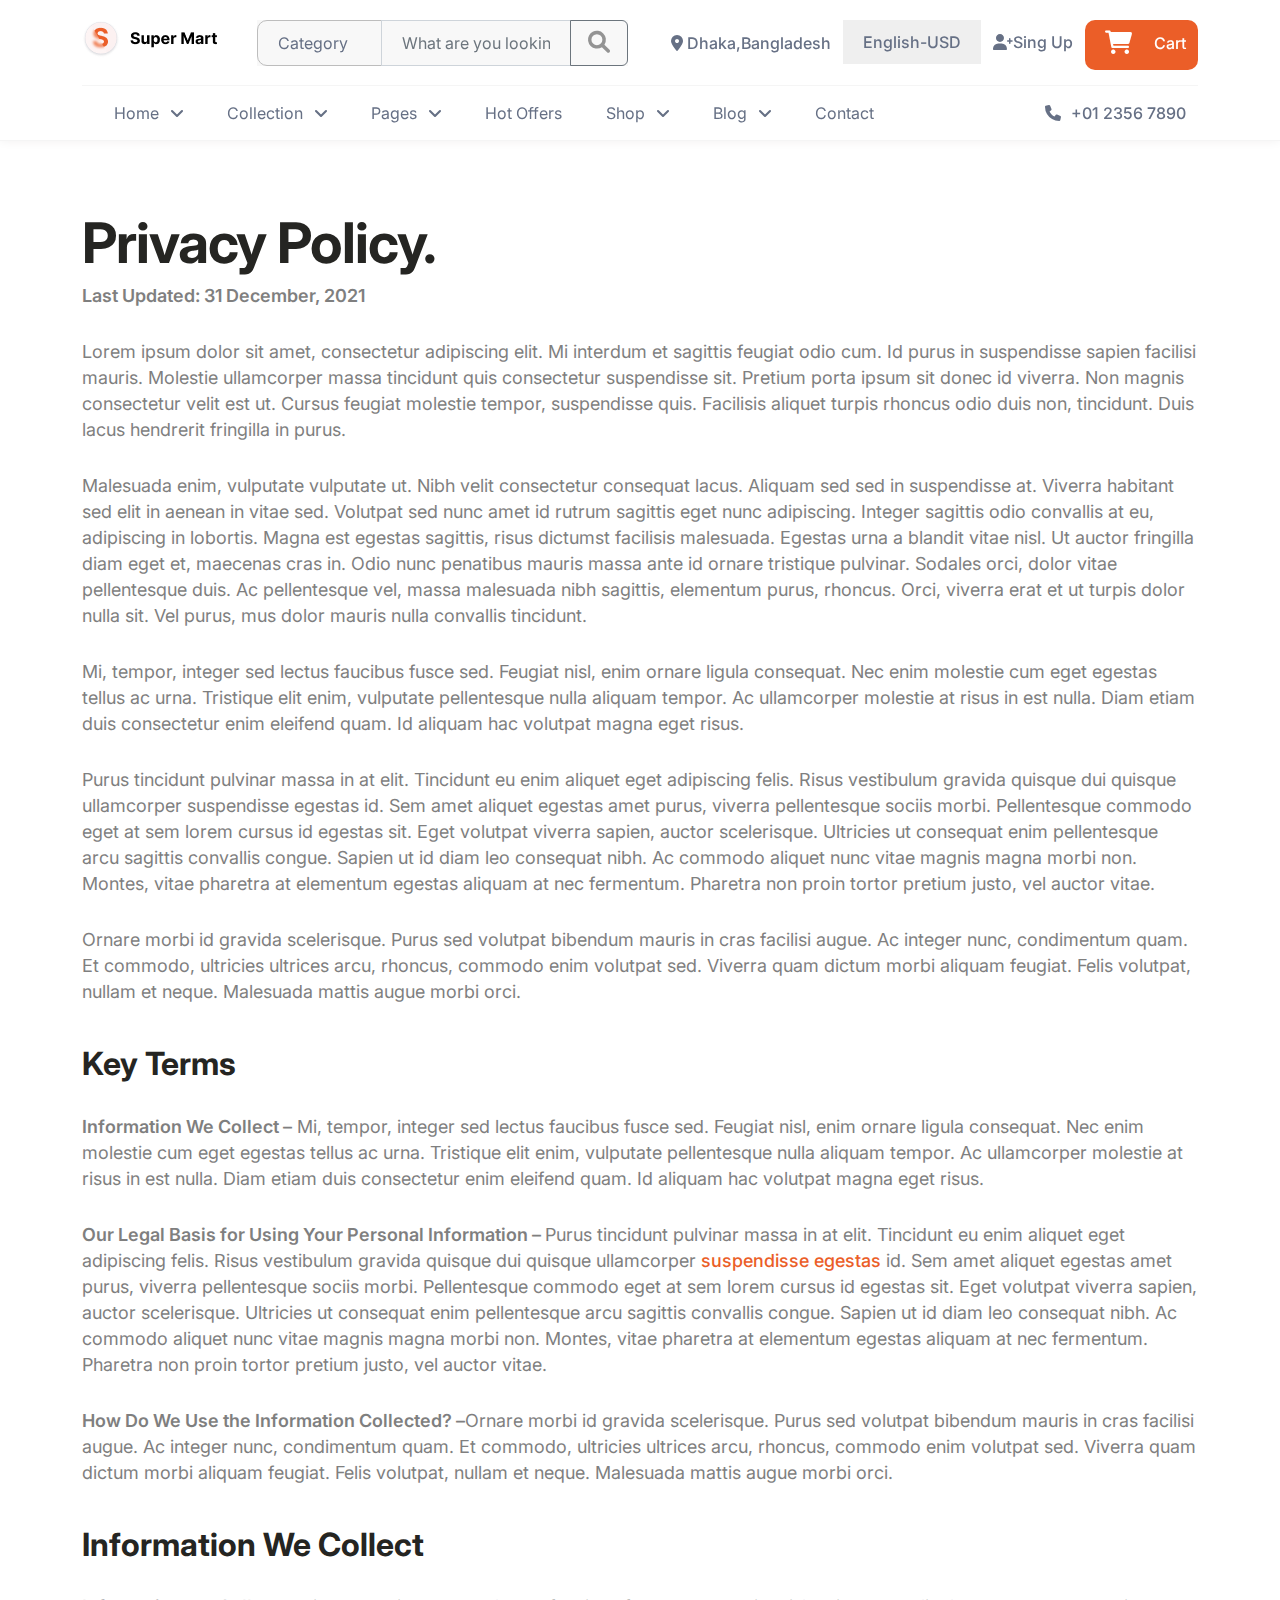
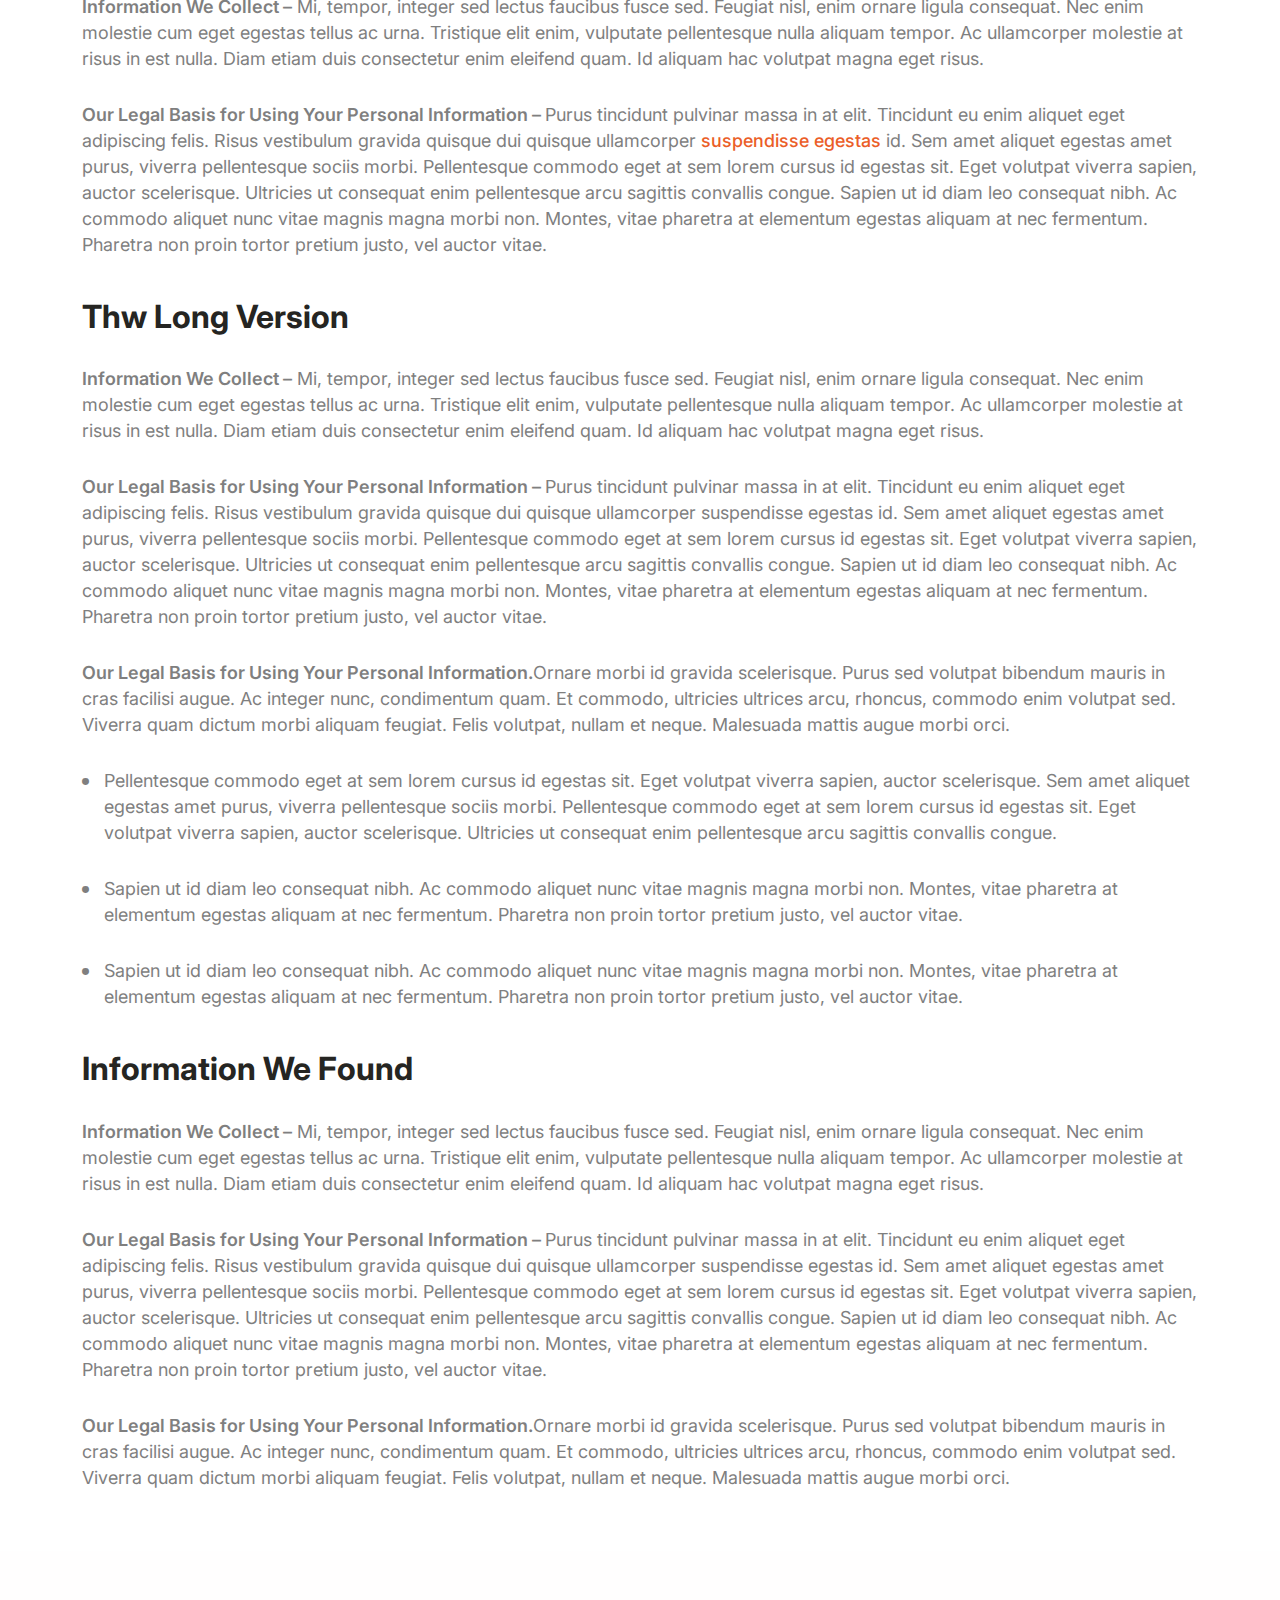
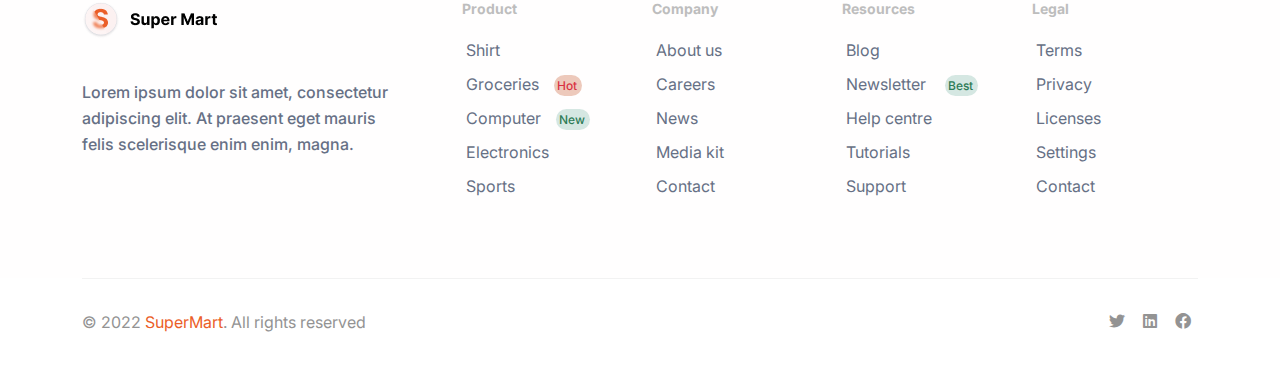
<file: Terms&Conditions.html>
<!DOCTYPE html>
<html lang="en">

<head>
    <meta charset="UTF-8">
    <meta http-equiv="X-UA-Compatible" content="IE=edge">
    <meta name="viewport" content="width=device-width, initial-scale=1.0">
    <title>Super Mart</title>
    <link href="https://fonts.googleapis.com/css2?family=Inter:wght@400;500;700&family=Open+Sans&display=swap"
        rel="stylesheet">
    <link rel="stylesheet" href="css/fontawesome.min.css">
    <link rel="stylesheet" href="css/bootstrap.min.css">
    <link rel="stylesheet" href="css/swiper-bundle.min.css">
    <link rel="stylesheet" href="css/slick.css">
    <link rel="stylesheet" href="css/animate.css">
    <link rel="stylesheet" href="css/style.css">
    <link rel="stylesheet" href="css/responsive.css">
</head>

<body>
    <!-- header part start-->
    <header id="top_header">
        <div class="header_fix">
            <div class="container">
                <div class="row">
                    <div class="col-md-6 col-6">
                        <div class="header_left d-flex">
                            <div class="logo">
                                <button class="menu_btn d-lg-none">
                                    <i class="fas fa-bars" data-bs-toggle="offcanvas" data-bs-target="#mobile_menu">
                                    </i></button>
                                <a href="#"><img src="images/logo.png" alt=""></a>
                            </div>
                            <div class="search_box d-none d-lg-block">
                                <div class="input-group">
                                    <!--<i class="fa-solid fa-angle-down"></i>-->
                                    <select name="" id="" style="-webkit-appearance: none;" class="header_left_value">
                                        <option value="">Category</option>
                                        <option value="">Groceries</option>
                                        <option value="">Computer</option>
                                        <option value="">Women</option>
                                        <option value="">Electronics</option>
                                        <option value="">Men</option>
                                        <option value="">Baby</option>
                                        <option value="">Sports</option>
                                    </select>
    
                                    <input type="text" class="form-control" placeholder="What are you looking for..."
                                        aria-label="Text input with 2 dropdown buttons">
                                    <button class="btn btn-outline-secondary">
                                        <i class="fas fa-search"></i>
                                    </button>
                                </div>
                            </div>
                        </div>
    
                    </div>
                    <div class="col-md-6 col-6">
                        <div class="header_right d-flex justify-content-end">
                            <p class="d-none d-xl-block d-flex"><i class="fas fa-location-dot"></i> Dhaka,Bangladesh </p>
                            <div class="country_flags d-none d-md-block">
                                <div class="flags">
                                    <div class="input-group mb-3">
                                        <select name="" id="" style="-webkit-appearance: none;" class="header_left_value">
                                            <option value="">English-USD</option>
                                            <option value="">Bangla-BDT</option>
                                            <option value="">Franch-FRF</option>
                                            <option value="">India-RUPI</option>
                                            <option value="">Turkish-LIRA</option>
                                        </select>
                                    </div>
                                </div>
                            </div>
                            <a href="#"><i class="fas fa-user-plus"></i>Sing Up</a>
    
                            <button class="header_cart d-flex" data-bs-toggle="offcanvas"
                                data-bs-target="#header-offcanvasRight">
                                <i class="fa-solid fa-cart-shopping"></i>
                                <p>Cart</p>
                            </button>
                        </div>
                    </div>
                </div>
            <!-- dekstrop menu start-->
                <nav id="dekstrop_menu" class="navbar d-none d-lg-block">
                    <div class="container">
                        <div class="main_menu">
                            <ul>
                                <li class="dropdown_menu"><a href="#">Home<i class="fa-solid fa-angle-down"></i></a>
                                    <ul>
                                        <li><a href="index.html">Home-01</a></li>
                                        <li><a href="index.html">Home-02</a></li>
                                        <li><a href="index.html">Home-03</a></li>
                                        <li><a href="index.html">Home-04</a></li>
                                    </ul>
                                </li>
            
                                <li class="mega_menu"><a href="#">Collection<i class="fa-solid fa-angle-down"></i></a>
                                    <div class="megamenu_container">
                                        <h5>Groceries
                                            <ul>
                                                <li><a href="Collection.html"> <i class="fas fa-arrow-right"></i> Meat & Seafood</a></li>
                                                <li><a href="Collection.html"> <i class="fas fa-arrow-right"></i>Forzen Food</a></li>
                                                <li><a href="Collection.html"> <i class="fas fa-arrow-right"></i>Beverage</a></li>
                                                <li><a href="Collection.html"> <i class="fas fa-arrow-right"></i>Dairy</a></li>
                                                <li><a href="Collection.html"> <i class="fas fa-arrow-right"></i>Beverage</a></li>
                                                <li><a href="Collection.html"> <i class="fas fa-arrow-right"></i>Bekery & Bread</a></li>
                                                <li><a href="Collection.html"> <i class="fas fa-arrow-right"></i>Candy </a></li>
                                                <li><a href="Collection.html"> <i class="fas fa-arrow-right"></i>Beverage</a></li>
                                            </ul>
                                        </h5>
                                        <h5>Electronics
                                            <ul>
                                                <li><a href="Collection.html"> <i class="fas fa-arrow-right"></i>Computer & Laptop</a></li>
                                                <li><a href="Collection.html"> <i class="fas fa-arrow-right"></i>Camera</a></li>
                                                <li><a href="Collection.html"> <i class="fas fa-arrow-right"></i>Headphone</a></li>
                                                <li><a href="Collection.html"> <i class="fas fa-arrow-right"></i>Smartwatch</a></li>
                                                <li><a href="Collection.html"> <i class="fas fa-arrow-right"></i>Mobile & Tablets</a></li>
                                                <li><a href="Collection.html"> <i class="fas fa-arrow-right"></i>Television</a></li>
                                                <li><a href="Collection.html"> <i class="fas fa-arrow-right"></i>Smartphone </a></li>
                                                <li><a href="Collection.html"> <i class="fas fa-arrow-right"></i>Speakers</a></li>
                                            </ul>
                                        </h5>
                                        <h5>Women
                                            <ul>
                                                <li><a href="Collection.html"> <i class="fas fa-arrow-right"></i>Jewelry</a></li>
                                                <li><a href="Collection.html"> <i class="fas fa-arrow-right"></i>Athletic shoes</a></li>
                                                <li><a href="Collection.html"> <i class="fas fa-arrow-right"></i>Jackets</a></li>
                                                <li><a href="Collection.html"> <i class="fas fa-arrow-right"></i>Socks</a></li>
                                                <li><a href="Collection.html"> <i class="fas fa-arrow-right"></i>Sleepwear</a></li>
                                                <li><a href="Collection.html"> <i class="fas fa-arrow-right"></i>Dresses</a></li>
                                                <li><a href="Collection.html"> <i class="fas fa-arrow-right"></i>T-shirt </a></li>
                                                <li><a href="Collection.html"> <i class="fas fa-arrow-right"></i>Hats</a></li>
                                            </ul>
                                        </h5>
                                        <h5>Man
                                            <ul>
                                                <li><a href="Collection.html"> <i class="fas fa-arrow-right"></i>Glasses</a></li>
                                                <li><a href="Collection.html"> <i class="fas fa-arrow-right"></i>Socks</a></li>
                                                <li><a href="Collection.html"> <i class="fas fa-arrow-right"></i>Hats</a></li>
                                                <li><a href="Collection.html"> <i class="fas fa-arrow-right"></i>Athletic shoes</a></li>
                                                <li><a href="Collection.html"> <i class="fas fa-arrow-right"></i>Jackets</a></li>
                                                <li><a href="Collection.html"> <i class="fas fa-arrow-right"></i>Sleepwear</a></li>
                                                <li><a href="Collection.html"> <i class="fas fa-arrow-right"></i>Dresses</a></li>
                                                <li><a href="Collection.html"> <i class="fas fa-arrow-right"></i>T-shirt </a></li>
                                            </ul>
                                        </h5>
                                        <h5>Sports
                                            <ul>
                                                <li><a href="Collection.html"> <i class="fas fa-arrow-right"></i>Gaming Edition</a></li>
                                                <li><a href="Collection.html"> <i class="fas fa-arrow-right"></i>Gaming Headset</a></li>
                                                <li><a href="Collection.html"> <i class="fas fa-arrow-right"></i>Gaming Mouse pad</a></li>
                                                <li><a href="Collection.html"> <i class="fas fa-arrow-right"></i>Gaming Mouse</a></li>
                                                <li><a href="Collection.html"> <i class="fas fa-arrow-right"></i>Gaming Glasses</a></li>
                                                <li><a href="Collection.html"> <i class="fas fa-arrow-right"></i>Gaming keyboadr</a></li>
                                                <li><a href="Collection.html"> <i class="fas fa-arrow-right"></i>Gaming Microphone</a></li>
                                                <li><a href="Collection.html"> <i class="fas fa-arrow-right"></i>Controller Charger</a></li>
                                            </ul>
                                        </h5>
                                    </div>
                                </li>
            
                                <li class="dropdown_menu"><a href="#">Pages<i class="fa-solid fa-angle-down"></i></a>
                                    <ul>
                                        <li><a href="About.html">About</a></li>
                                        <li><a href="Privacy.html">Privacy Policy</a></li>
                                        <li><a href="Terms&Conditions.html">Terms & Conditions</a></li>
                                        <li><a href="#">Comming Soon</a></li>
                                        <li><a href="#">404</a></li>
                                    </ul>
                                </li>
                                <li><a href="#">Hot Offers</a></li>
                                <li class="dropdown_menu"><a href="#">Shop<i class="fa-solid fa-angle-down"></i></a>
                                    <ul>
                                        <li><a href="Shop.html">Shop</a></li>
                                        <li><a href="Shop_details.html">Shop Details</a></li>
                                        <li><a href="Shop.html">Shop Search</a></li>
                                        <li><a href="Shop.html">Shop Cart</a></li>
                                        <li><a href="Shop.html">Shop Cheakout</a></li>
                                        <li><a href="Shop.html">Order Tracker </a></li>
                                    </ul>
                                </li>
                                <li class="dropdown_menu"><a href="#">Blog<i class="fa-solid fa-angle-down"></i></a>
                                    <ul>
                                        <li><a href="Blog_List.html">Blog List</a></li>
                                        <li><a href="Blog_List.html">Blog grid</a></li>
                                        <li><a href="Blog_single.html">Blog Single</a></li>
                                    </ul>
                                </li>
                                <li><a href="Contact.html">Contact</a></li>
                            </ul>
                        </div>
                        <div class="main_contact d-none d-xl-block">
                            <a href="#+012356789tel"><i class="fa-solid fa-phone"></i>+01 2356 7890</a>
                        </div>
                    </div>
                </nav>
            <!-- dekstrop menu end-->
        </div>
        </div>
    </header>
    <!--=== header part start===-->

    <!--backtop button start-->
    <div class="backtop">
        <i class="fa-solid fa-arrow-up-long"></i>
      </div>
    <!--backtop button end-->

    <!--=== ofcanvas ===-->
    <div class="offcanvas offcanvas-end" tabindex="-1" id="header-offcanvasRight" aria-labelledby="offcanvasRightLabel">
        <div class="offcanvas-header">
            <h5 class="offcanvas-title cart_title" id="offcanvasRightLabel">Your Cart</h5>
            <button type="button" class="btn-close" data-bs-dismiss="offcanvas" aria-label="Close"></button>
        </div>
        <div class="offcanvas-body">
            <div class="container">
                <div class="row justify-content-between">
                    <div class="col-12 ">
                        <div class="cart_heading d-flex justify-content-between">
                            <h6>Product</h6>
                            <h6>Price</h6>

                        </div>
                        <div class="Cart_cont">
                            <div class="cart_items d-flex">
                                <div class="col-9">
                                    <div class="cart_left d-flex">
                                        <img src="images/cart-01.png" alt="">
                                        <div class="cart_text">
                                            <p> All Natural Italian Chicken Meatballs</p>
                                            <div class="cart_adj d-flex">
                                                <span><i class="fas fa-plus"></i>0<i
                                                        class="fa-solid fa-minus"></i></span>
                                                <h6>In Stock</h6>
                                            </div>
                                        </div>
                                    </div>
                                </div>
                                <div class="col-3">
                                    <div class="cart_right">
                                        <p>$24.00</p>
                                        <a href="#" class=" d-flex"><i class="fa-solid fa-trash-can"></i></i>Delete</a>
                                    </div>
                                </div>
                            </div>

                            <div class="cart_items d-flex">
                                <div class="col-9">
                                    <div class="cart_left d-flex">
                                        <img src="images/cart-02.png" alt="">
                                        <div class="cart_text">
                                            <p> All Natural Italian Chicken Meatballs</p>
                                            <div class="cart_adj d-flex">
                                                <span><i class="fas fa-plus"></i>0<i
                                                        class="fa-solid fa-minus"></i></span>
                                                <h6>In Stock</h6>
                                            </div>
                                        </div>
                                    </div>
                                </div>
                                <div class="col-3">
                                    <div class="cart_right">
                                        <p>$24.00</p>
                                        <a href="#" class=" d-flex"><i class="fa-solid fa-trash-can"></i></i>Delete</a>
                                    </div>
                                </div>
                            </div>

                            <div class="cart_items d-flex">
                                <div class="col-9">
                                    <div class="cart_left d-flex">
                                        <img src="images/cart-03.png" alt="">
                                        <div class="cart_text">
                                            <p> All Natural Italian Chicken Meatballs</p>
                                            <div class="cart_adj d-flex">
                                                <span><i class="fas fa-plus"></i>0<i
                                                        class="fa-solid fa-minus"></i></span>
                                                <h6>In Stock</h6>
                                            </div>
                                        </div>
                                    </div>
                                </div>
                                <div class="col-3">
                                    <div class="cart_right">
                                        <p>$24.00</p>
                                        <a href="#" class=" d-flex"><i class="fa-solid fa-trash-can"></i></i>Delete</a>
                                    </div>
                                </div>
                            </div>

                            <div class="cart_items d-flex">
                                <div class="col-9">
                                    <div class="cart_left d-flex">
                                        <img src="images/cart-04.png" alt="">
                                        <div class="cart_text">
                                            <p> All Natural Italian Chicken Meatballs</p>
                                            <div class="cart_adj d-flex">
                                                <span><i class="fas fa-plus"></i>0<i
                                                        class="fa-solid fa-minus"></i></span>
                                                <h6>In Stock</h6>
                                            </div>
                                        </div>
                                    </div>
                                </div>
                                <div class="col-3">
                                    <div class="cart_right">
                                        <p>$24.00</p>
                                        <a href="#" class=" d-flex"><i class="fa-solid fa-trash-can"></i></i>Delete</a>
                                    </div>
                                </div>
                            </div>
                        </div>
                        <div class="col-12">
                            <div class="shop_list d-flex justify-content-between">
                                <div class="list_left">
                                    <h6>Subtotal</h6>
                                    <h6>Shipping:</h6>
                                </div>
                                <div class="list_right">
                                    <p>$45.00</p>
                                    <p>$15.22</p>
                                </div>
                            </div>
                            <div class="total_prc d-flex justify-content-between">
                                <h5>Total (Incl. VAT)</h5>
                                <p>$60.22</p>
                            </div>

                            <div class="cart_btn d-flex justify-content-between">
                                <div class="cheak_btn">
                                    <a href="#">Go To Cheakout</a>
                                </div>
                                <div class="shop_btn">
                                    <a href="#">Continue Shopping</a>
                                </div>
                            </div>
                        </div>
                    </div>

                </div>
            </div>
        </div>
    </div>
    <!-- ofcanvas end-->

    <!-- mobile Mune start-->
    <div class="offcanvas offcanvas-start" tabindex="-1" id="mobile_menu" aria-labelledby="offcanvasExampleLabel">
        <div class="offcanvas-header">
            <div class="mobile_logo">
                <a href="#"><img src="images/logo.png" alt=""></a>
            </div>
            <button type="button" class="btn-close" data-bs-dismiss="offcanvas" aria-label="Close"></button>
        </div>
        <div class="offcanvas-body">
            <div class="search_box d-lg-none">
                <div class="input-group d-flex">
                    <input type="text" class="form-control" aria-label="Text input with 2 dropdown buttons">
                    <button class="btn btn-outline-secondary">
                        <i class="fas fa-search"></i>
                    </button>
                </div>
            </div>

            <div class="mobile_menu">
                <ul>
                    <li><a href="#">Home <i class="fas fa-angle-down"></i></a>
                        <ul class="mobile_dropdown_home">
                            <li><a href="#">Home-01</a></li>
                            <li><a href="#">Home-02</a></li>
                            <li><a href="#">Home-03</a></li>
                            <li><a href="#">Home-04</a></li>
                        </ul>
                    </li>

                    <li><a href="#">Collection <i class="fas fa-angle-down"></i></a>
                        <ul class="mobile_dropdown">
                            <li><a href="#">Groceries<i class="fas fa-angle-down"></i></a>
                                <ul class="mobile_mega">
                                    <li><a href="#">Meat & Seafood</a></li>
                                    <li><a href="#">Forzen Food</a></li>
                                    <li><a href="#">Beverage</a></li>
                                    <li><a href="#">Dairy</a></li>
                                    <li><a href="#">Beverage</a></li>
                                    <li><a href="#">Bekery & Bread</a></li>
                                    <li><a href="#">Candy </a></li>
                                    <li><a href="#">Beverage</a></li>
                                </ul>
                            </li>
                            <li><a href="#">Electronics<i class="fas fa-angle-down"></i></a>
                                <ul class="mobile_mega">
                                    <li><a href="#">Computer & Laptop</a></li>
                                    <li><a href="#">Camera</a></li>
                                    <li><a href="#">Headphone</a></li>
                                    <li><a href="#">Smartwatch</a></li>
                                    <li><a href="#">Mobile & Tablets</a></li>
                                    <li><a href="#">Television</a></li>
                                    <li><a href="#">Smartphone </a></li>
                                    <li><a href="#">Speakers</a></li>
                                </ul>
                            </li>
                            <li><a href="#">Women<i class="fas fa-angle-down"></i></a>
                                <ul class="mobile_mega">
                                    <li><a href="#">Jewelry</a></li>
                                    <li><a href="#">Athletic shoes</a></li>
                                    <li><a href="#">Jackets</a></li>
                                    <li><a href="#">Socks</a></li>
                                    <li><a href="#">Sleepwear</a></li>
                                    <li><a href="#">Dresses</a></li>
                                    <li><a href="#">T-shirt </a></li>
                                    <li><a href="#">Hats</a></li>
                                </ul>
                            </li>
                            <li><a href="#">Man<i class="fas fa-angle-down"></i></a>
                                <ul class="mobile_mega">
                                    <li><a href="#">Glasses</a></li>
                                    <li><a href="#">Socks</a></li>
                                    <li><a href="#">Hats</a></li>
                                    <li><a href="#">Athletic shoes</a></li>
                                    <li><a href="#">Jackets</a></li>
                                    <li><a href="#">Sleepwear</a></li>
                                    <li><a href="#">Dresses</a></li>
                                    <li><a href="#">T-shirt </a></li>
                                </ul>
                            </li>
                            <li><a href="#">Sports<i class="fas fa-angle-down"></i></a>
                                <ul class="mobile_mega">
                                    <li><a href="#">Gaming Edition</a></li>
                                    <li><a href="#">Gaming Headset</a></li>
                                    <li><a href="#">Gaming Mouse pad</a></li>
                                    <li><a href="#">Gaming Mouse</a></li>
                                    <li><a href="#">Gaming Glasses</a></li>
                                    <li><a href="#">Gaming keyboadr</a></li>
                                    <li><a href="#">Gaming Microphone</a></li>
                                    <li><a href="#">Controller Charger</a></li>
                                </ul>
                            </li>
                        </ul>
                    </li>

                    <li><a href="#">Pages <i class="fas fa-angle-down"></i></a>
                        <ul class="mobile_dropdown_page">
                            <li><a href="#">About</a></li>
                            <li><a href="#">Privacy Policy</a></li>
                            <li><a href="#">Terms & Conditions</a></li>
                            <li><a href="#">Comming Soon</a></li>
                            <li><a href="#">404</a></li>
                        </ul>
                    </li>

                    <li><a href="#">Hot Offers</a></li>

                    <li><a href="#">Shop <i class="fas fa-angle-down"></i></a>
                        <ul class="mobile_dropdown_shop">
                            <li><a href="#">Shop</a></li>
                            <li><a href="#">Shop Details</a></li>
                            <li><a href="#">Shop Search</a></li>
                            <li><a href="#">Shop Cart</a></li>
                            <li><a href="#">Shop Cheakout</a></li>
                            <li><a href="#">Order Tracker </a></li>
                        </ul>
                    </li>

                    <li><a href="#">Blog <i class="fas fa-angle-down"></i></a>
                        <ul class="mobile_dropdown_blog">
                            <li><a href="#">Blog List</a></li>
                            <li><a href="#">Blog grid</a></li>
                            <li><a href="#">Blog Single</a></li>
                        </ul>
                    </li>

                    <li><a href="#">Contact</a></li>
                </ul>
            </div>
        </div>
    </div>
    <!-- mobile Mune end-->

<!--================ terms & Condition page start =====================-->
<section id="privect_top">
    <div class="container">
        <div class="row">
            <div class="col-12">
                <h1>Privacy Policy.</h1>
                <span>Last Updated: 31 December, 2021</span>
                <p>Lorem ipsum dolor sit amet, consectetur adipiscing elit. Mi interdum et sagittis feugiat odio
                    cum. Id purus in suspendisse sapien facilisi mauris. Molestie ullamcorper massa tincidunt quis
                    consectetur suspendisse sit. Pretium porta ipsum sit donec id viverra. Non magnis consectetur
                    velit est ut. Cursus feugiat molestie tempor, suspendisse quis.
                    Facilisis aliquet turpis rhoncus odio duis non, tincidunt. Duis lacus hendrerit fringilla in
                    purus.</p>

                <p>Malesuada enim, vulputate vulputate ut. Nibh velit consectetur consequat lacus. Aliquam sed sed
                    in suspendisse at. Viverra habitant sed elit in aenean in vitae sed. Volutpat sed nunc amet id
                    rutrum sagittis eget nunc adipiscing. Integer sagittis odio convallis at eu, adipiscing in
                    lobortis. Magna est egestas sagittis, risus dictumst facilisis malesuada. Egestas urna a blandit
                    vitae nisl. Ut auctor fringilla diam eget et, maecenas cras in.
                    Odio nunc penatibus mauris massa ante id ornare tristique pulvinar. Sodales orci, dolor vitae
                    pellentesque duis. Ac pellentesque vel,
                    massa malesuada nibh sagittis, elementum purus, rhoncus. Orci, viverra erat et ut turpis dolor
                    nulla sit. Vel purus, mus dolor mauris nulla convallis tincidunt.</p>

                <p>Mi, tempor, integer sed lectus faucibus fusce sed. Feugiat nisl, enim ornare ligula consequat.
                    Nec enim molestie cum eget egestas tellus ac urna. Tristique elit enim, vulputate pellentesque
                    nulla aliquam tempor. Ac ullamcorper molestie at risus in est nulla.
                    Diam etiam duis consectetur enim eleifend quam. Id aliquam hac volutpat magna eget risus.</p>

                <p>Purus tincidunt pulvinar massa in at elit. Tincidunt eu enim aliquet eget adipiscing felis. Risus
                    vestibulum gravida quisque dui quisque ullamcorper suspendisse egestas id. Sem amet aliquet
                    egestas amet purus, viverra pellentesque sociis morbi. Pellentesque commodo eget at sem lorem
                    cursus id egestas sit. Eget volutpat viverra sapien, auctor scelerisque. Ultricies ut consequat
                    enim pellentesque arcu sagittis convallis congue.
                    Sapien ut id diam leo consequat nibh. Ac commodo aliquet nunc vitae magnis magna morbi non.
                    Montes, vitae pharetra at elementum egestas aliquam at nec fermentum. Pharetra non proin tortor
                    pretium justo, vel auctor vitae.</p>

                <p>Ornare morbi id gravida scelerisque. Purus sed volutpat bibendum mauris in cras facilisi augue.
                    Ac integer nunc, condimentum quam. Et commodo, ultricies ultrices arcu, rhoncus, commodo enim
                    volutpat sed.
                    Viverra quam dictum morbi aliquam feugiat. Felis volutpat, nullam et neque. Malesuada mattis
                    augue morbi orci.</p>
            </div>
        </div>
    </div>
</section>

<section id="privect_parts">
    <div class="container">
        <div class="row">
            <div class="col-12">
                <h2>Key Terms</h2>

                <p><span>Information We Collect –</span> Mi, tempor, integer sed lectus faucibus fusce sed. Feugiat
                    nisl, enim ornare ligula consequat. Nec enim molestie cum eget egestas tellus ac urna. Tristique
                    elit enim, vulputate pellentesque nulla aliquam tempor. Ac ullamcorper molestie at risus in est
                    nulla. Diam etiam duis consectetur enim eleifend quam. Id aliquam hac volutpat magna eget risus.
                </p>

                <p> <span>Our Legal Basis for Using Your Personal Information – </span>Purus tincidunt pulvinar
                    massa in at elit. Tincidunt eu enim aliquet eget adipiscing felis. Risus vestibulum gravida
                    quisque dui quisque ullamcorper <a href="#">suspendisse egestas</a> id. Sem amet aliquet egestas
                    amet purus, viverra pellentesque sociis morbi. Pellentesque commodo eget at sem lorem cursus id
                    egestas sit. Eget volutpat viverra sapien, auctor scelerisque.
                    Ultricies ut consequat enim pellentesque arcu sagittis convallis congue. Sapien ut id diam leo
                    consequat nibh. Ac commodo aliquet nunc vitae magnis magna morbi non. Montes, vitae pharetra at
                    elementum egestas aliquam at nec fermentum. Pharetra non proin tortor pretium justo, vel auctor
                    vitae.</p>

                <p> <span>How Do We Use the Information Collected? –</span>Ornare morbi id gravida scelerisque.
                    Purus sed volutpat bibendum mauris in cras facilisi augue. Ac integer nunc, condimentum quam. Et
                    commodo, ultricies ultrices arcu, rhoncus, commodo enim volutpat sed. Viverra quam dictum morbi
                    aliquam feugiat. Felis volutpat, nullam et neque. Malesuada mattis augue morbi orci.</p>


                <h2>Information We Collect</h2>

                <p><span>Information We Collect –</span> Mi, tempor, integer sed lectus faucibus fusce sed. Feugiat
                    nisl, enim ornare ligula consequat. Nec enim molestie cum eget egestas tellus ac urna. Tristique
                    elit enim, vulputate pellentesque nulla aliquam tempor. Ac ullamcorper molestie at risus in est
                    nulla. Diam etiam duis consectetur enim eleifend quam. Id aliquam hac volutpat magna eget risus.
                </p>

                <p> <span>Our Legal Basis for Using Your Personal Information – </span>Purus tincidunt pulvinar
                    massa in at elit. Tincidunt eu enim aliquet eget adipiscing felis. Risus vestibulum gravida
                    quisque dui quisque ullamcorper <a href="#">suspendisse egestas</a> id. Sem amet aliquet egestas
                    amet purus, viverra pellentesque sociis morbi. Pellentesque commodo eget at sem lorem cursus id
                    egestas sit. Eget volutpat viverra sapien, auctor scelerisque.
                    Ultricies ut consequat enim pellentesque arcu sagittis convallis congue. Sapien ut id diam leo
                    consequat nibh. Ac commodo aliquet nunc vitae magnis magna morbi non. Montes, vitae pharetra at
                    elementum egestas aliquam at nec fermentum. Pharetra non proin tortor pretium justo, vel auctor
                    vitae.</p>


                <h2>Thw Long Version</h2>

                <p><span>Information We Collect –</span> Mi, tempor, integer sed lectus faucibus fusce sed. Feugiat
                    nisl, enim ornare ligula consequat. Nec enim molestie cum eget egestas tellus ac urna. Tristique
                    elit enim, vulputate pellentesque nulla aliquam tempor. Ac ullamcorper molestie at risus in est
                    nulla. Diam etiam duis consectetur enim eleifend quam. Id aliquam hac volutpat magna eget risus.
                </p>

                <p> <span>Our Legal Basis for Using Your Personal Information – </span>Purus tincidunt pulvinar
                    massa in at elit. Tincidunt eu enim aliquet eget adipiscing felis. Risus vestibulum gravida
                    quisque dui quisque ullamcorper suspendisse egestas id. Sem amet aliquet egestas
                    amet purus, viverra pellentesque sociis morbi. Pellentesque commodo eget at sem lorem cursus id
                    egestas sit. Eget volutpat viverra sapien, auctor scelerisque.
                    Ultricies ut consequat enim pellentesque arcu sagittis convallis congue. Sapien ut id diam leo
                    consequat nibh. Ac commodo aliquet nunc vitae magnis magna morbi non. Montes, vitae pharetra at
                    elementum egestas aliquam at nec fermentum. Pharetra non proin tortor pretium justo, vel auctor
                    vitae.</p>

                <p> <span>Our Legal Basis for Using Your Personal Information.</span>Ornare morbi id gravida
                    scelerisque. Purus sed volutpat bibendum mauris in cras facilisi augue. Ac integer nunc,
                    condimentum quam. Et commodo, ultricies ultrices arcu, rhoncus, commodo enim volutpat sed.
                    Viverra quam dictum morbi aliquam feugiat. Felis volutpat, nullam et neque. Malesuada mattis
                    augue morbi orci.</p>

                <p class="d-flex"> <i class="fa-solid fa-circle"></i>Pellentesque commodo eget at sem lorem cursus
                    id egestas sit. Eget volutpat viverra sapien, auctor scelerisque. Sem amet aliquet egestas amet
                    purus, viverra pellentesque sociis morbi. Pellentesque commodo eget at sem lorem cursus id
                    egestas sit. Eget volutpat viverra sapien, auctor scelerisque. Ultricies ut consequat enim
                    pellentesque arcu sagittis convallis congue.</p>

                <p class="d-flex"> <i class="fa-solid fa-circle"></i>Sapien ut id diam leo consequat nibh. Ac
                    commodo aliquet nunc vitae magnis magna morbi non. Montes, vitae pharetra at elementum egestas
                    aliquam at nec fermentum. Pharetra non proin tortor pretium justo, vel auctor vitae.</p>

                <p class="d-flex"> <i class="fa-solid fa-circle"></i>Sapien ut id diam leo consequat nibh. Ac
                    commodo aliquet nunc vitae magnis magna morbi non. Montes, vitae pharetra at elementum egestas
                    aliquam at nec fermentum. Pharetra non proin tortor pretium justo, vel auctor vitae.</p>

                <h2>Information We Found</h2>

                <p><span>Information We Collect –</span> Mi, tempor, integer sed lectus faucibus fusce sed. Feugiat
                    nisl, enim ornare ligula consequat. Nec enim molestie cum eget egestas tellus ac urna. Tristique
                    elit enim, vulputate pellentesque nulla aliquam tempor. Ac ullamcorper molestie at risus in est
                    nulla. Diam etiam duis consectetur enim eleifend quam. Id aliquam hac volutpat magna eget risus.
                </p>

                <p> <span>Our Legal Basis for Using Your Personal Information – </span>Purus tincidunt pulvinar
                    massa in at elit. Tincidunt eu enim aliquet eget adipiscing felis. Risus vestibulum gravida
                    quisque dui quisque ullamcorper suspendisse egestas id. Sem amet aliquet egestas
                    amet purus, viverra pellentesque sociis morbi. Pellentesque commodo eget at sem lorem cursus id
                    egestas sit. Eget volutpat viverra sapien, auctor scelerisque.
                    Ultricies ut consequat enim pellentesque arcu sagittis convallis congue. Sapien ut id diam leo
                    consequat nibh. Ac commodo aliquet nunc vitae magnis magna morbi non. Montes, vitae pharetra at
                    elementum egestas aliquam at nec fermentum. Pharetra non proin tortor pretium justo, vel auctor
                    vitae.</p>

                <p> <span>Our Legal Basis for Using Your Personal Information.</span>Ornare morbi id gravida
                    scelerisque. Purus sed volutpat bibendum mauris in cras facilisi augue. Ac integer nunc,
                    condimentum quam. Et commodo, ultricies ultrices arcu, rhoncus, commodo enim volutpat sed.
                    Viverra quam dictum morbi aliquam feugiat. Felis volutpat, nullam et neque. Malesuada mattis
                    augue morbi orci.</p>
            </div>
        </div>
    </div>
</section>

<!--================  terms & Condition =====================-->

    <!-- footer part start-->
    <section id="footer">
        <div class="container">
            <div class="col-lg-12">
                <div class="row">
                    <div class="col-lg-4">
                        <div class="footer_logo">
                            <a href="#"><img src="images/logo.png" alt=""></a>
                        </div>
                        <div class="footer_logo_text">
                            <p>Lorem ipsum dolor sit amet, consectetur adipiscing elit.
                             At praesent eget mauris felis scelerisque enim enim, magna.</p>
                        </div>
                    </div>
                    <div class="col-lg-8">
                        <div class="row">
                            <div class="col-md-3 col-6">
                                <div class="fotter_content">
                                    <h6>Product</h6>
                                    <ul>
                                        <li> <i class="fas fa-arrow-right"></i><a href="#">  Shirt</a></li>
                                        <li> <i class="fas fa-arrow-right"></i><a href="#">Groceries</a><span>Hot</span></li>
                                        <li> <i class="fas fa-arrow-right"></i><a href="#">Computer</a><span class="sp_two">New</span></li>
                                        <li> <i class="fas fa-arrow-right"></i><a href="#">Electronics</a></li>
                                        <li> <i class="fas fa-arrow-right"></i><a href="#">Sports</a></li>
                                    </ul>
                                </div>
                            </div>
                            <div class="col-md-3 col-6">
                                <div class="fotter_content">
                                    <h6>Company</h6>
                                    <ul>
                                        <li> <i class="fas fa-arrow-right"></i><a href="#">About us</a></li>
                                        <li> <i class="fas fa-arrow-right"></i><a href="#">Careers</a></li>
                                        <li> <i class="fas fa-arrow-right"></i><a href="#">News</a></li>
                                        <li> <i class="fas fa-arrow-right"></i><a href="#">Media kit</a></li>
                                        <li> <i class="fas fa-arrow-right"></i><a href="#">Contact</a></li>
                                    </ul>
                                </div>
                            </div>
                            <div class="col-md-3 col-6">
                                <div class="fotter_content">
                                    <h6>Resources</h6>
                                    <ul>
                                        <li> <i class="fas fa-arrow-right"></i><a href="#">Blog</a></li>
                                        <li> <i class="fas fa-arrow-right"></i><a href="#">Newsletter</a> <span class="sp_two">Best</span></li>
                                        <li> <i class="fas fa-arrow-right"></i><a href="#">Help centre</a></li>
                                        <li> <i class="fas fa-arrow-right"></i><a href="#">Tutorials</a></li>
                                        <li> <i class="fas fa-arrow-right"></i><a href="#"> Support</a></li>
                                    </ul>
                                </div>
                            </div>
                            <div class="col-md-3 col-6">
                                <div class="fotter_content">
                                    <h6>Legal</h6>
                                    <ul>
                                        <li> <i class="fas fa-arrow-right"></i><a href="#">Terms</a></li>
                                        <li> <i class="fas fa-arrow-right"></i><a href="#">Privacy</a></li>
                                        <li> <i class="fas fa-arrow-right"></i><a href="#">Licenses</a></li>
                                        <li> <i class="fas fa-arrow-right"></i><a href="#">Settings</a></li>
                                        <li> <i class="fas fa-arrow-right"></i><a href="#">Contact</a></li>
                                    </ul>
                                </div>
                            </div>
                        </div>
                    </div>
                </div>
            </div>
        </div>
    </section>
    <!-- footer part end-->

    <!-- end part -->
    <section id="end">
        <div class="container">
            <div class="col-12 end_border">
                <div class="row">
                    <div class="col-8">
                        <div class="end_left">
                            <p>© 2022 <a href="#">SuperMart</a>. All rights reserved</p>
                        </div>
                    </div>
                    <div class="col-4 text-end">
                        <div class="end_right">
                            <a href="#"><i class="fa-brands fa-twitter"></i></a>
                            <a href="#"><i class="fa-brands fa-linkedin"></i></a>
                            <a href="#"><i class="fa-brands fa-facebook"></i></a>
                        </div>
                    </div>
                </div>
            </div>
        </div>
    </section>
    <!-- end part finish-->
    <script src="js/bootstrap.bundle.min.js"></script>
</body>

</html>
</file>
<file: css/style.css>
/*
Project Name : Super_mart

Table Of Content 
=================
1.dekstrop menu
2.

*/
:root{
    --main-color: #eb5e28;
}


*{
    margin: 0;
    padding: 0;
    box-sizing: border-box;
    outline: 0;
}

a{
    text-decoration: none;
}

ul,ol{
    list-style-type: none;
}

h1,h2,h3,h4,h5,h6,p,span,ul,ol{
    margin: 0;
    padding: 0;
}

body{
    font-family: 'Inter', sans-serif;
}

h2{
    font-size: 36px;
    color: #252522;
    font-weight: 700;
}

h3{
    font-size: 16px;
    font-weight: 400;
    color: #252522;
}
p{
    font-size: 16px;
    line-height: 26px;
}

/*header part css*/
#top_header{
    padding-bottom: 150px;
}
.header_right,
.header_left{
    padding: 20px 0 5px 0;
}
.header_left .logo{
    padding-right: 30px;
}
.header_left .search_box select{
    border-radius: 10px 0 0 10px;
    border-color: #bdbdbd;
    padding: 10px 20px;
    background-color: #f8f8f8;
    color: #667085;
}
.country_flags select{
    color: #667085;
    padding: 10px 20px;
    font-weight: 500;
    border: none;
}
.search_box{
    background-color: #f8f8f8;
}
.search_box input{
    background-color: #f8f8f8;
    padding: 0 20px;
}
.search_box i{
    color: #939393;
    padding: 0 5px;
    font-size: 22px;
    align-items: center;
}
.header_right a,
.header_right p{
    color: #667085;
    padding: 10px 30px;
    font-weight: 500;
}
.header_cart{
    background-color: #eb5e28;
    border: none;
    border-radius: 10px;
    margin-bottom: 10px;
}
.header_cart i{
    font-size: 24px;
    color: #fff;
    padding: 10px 10px 7px 20px ;
}
.header_cart p{
    padding: 10px 20px 7px 10px;
    color: #fff;
    font-weight: 500;
}
.cart_title{
    font-size: 24px !important;
    font-weight: 600;
    color: #475364;
    padding: 20px 0 0 0;
}
.cart_heading{
    background-color: #f2f4f7;
    border-radius: 10px;
}
.cart_heading h6{
    font-size: 16px;
    font-weight: 600;
    color: #475364;
    padding: 15px 10px;
    position: sticky;
}
.Cart_cont{
    height: 350px;
    width: 100%;
    overflow: scroll;
}
.cart_left img{
    height: 80px;
    width: 80px;
    object-fit: cover;
    background: #f2f4f7;
    padding: 10px;
    border-radius: 10px;
    margin: 10px 15px 10px 0;
}
.cart_left p{
    font-size: 14px;
    color: #667085;
    padding: 10px 0 5px 0;
    line-height: 20px;
}
.cart_right i:hover,
.cart_right a:hover,
.cart_left p:hover{
    color: var(--main-color);
    transition: .7s;
}
.cart_left span{
    border: 1px solid #667085;
    color: #667085;
    border-radius: 5px;
    font-size: 14px;
}
.cart_left span i{
    padding: 2px 5px;
}
.cart_adj h6{
    padding-left: 10px;
    font-size: 14px;
    color: #12B76A;
    font-weight: 600;
}
.cart_right p{
    padding: 10px 0 10px 25px;
    font-size: 14px;
}
.cart_right i{
    font-size: 16px;
    color: #667085;
    padding: 0 10px 0 0;
}
.cart_right a{
    font-size: 14px;
    color: #667085;
    padding: 0 7px;
}
.shop_list{
    color: #667085;
    padding: 10px 0;
    margin-top: 20px;
    border-top:1px solid #667085 ;
    border-bottom:1px solid #667085 ;
}
.shop_list p,
.shop_list h6{
    line-height: 30px;
    font-size: 14px;
}
.total_prc h5{
    font-size: 18px;
    color: #252522;
    padding:20px 0 40px 0 ;
}
.total_prc p{
    font-size: 18px;
    color: #667085;
    padding:20px 0 30px 0 ;
}
.cheak_btn,
.shop_btn{
    font-size: 15px;
    font-weight: 500;
    padding: 10px 12px;
    border: 1px solid rgb(188, 188, 188);
    border-radius: 10px;
}
.cheak_btn a{
    color: #fff;
}
.shop_btn a{
    color: #667085;
}
.cheak_btn{
    background-color: #eb5e28;
}
.cheak_btn:hover{
    background-color: #252522;
    transition: .7s;
}
.shop_btn:hover a{
    color: #fff;
    transition: .7s;
}
.shop_btn:hover{
    background-color: #eb5e28;
    transition: .7s;
}

/*backtop css*/
.backtop{
    height: 50px;
    width: 50px;
    background-color: #eb5e28;
    position: fixed;
    font-size: 22px;
    color: #fff;
    text-align: center;
    line-height: 50px;
    border-radius: 50%;
    cursor: pointer;
    right: 20px;
    bottom: 30px;
    box-shadow: 0 0 30px #667085;
    z-index: 99;
    display: none;
}

/* dekstrop menu css*/
#dekstrop_menu{
    border-top:1px solid #f5f5f5;
    width: 100%;
    margin: 0;
    padding: 0;
}
.main_contact a{
    color: #667085;
    font-size: 16px;
    font-weight: 500;
}
.header_fix{
    position: fixed;
    background-color: #fff;
    z-index: 999;
    margin: 0 auto;
    width: 100%;
    box-shadow: 0 0 10px #f1f0f0;
    border-bottom: 1px solid #f5f5f5;
    transition: 1s;
}
.main_contact i{
    padding-right: 10px;
}
.main_menu ul li{
    display: inline-block;
}
.main_menu ul li a{
    color: #667085;
    font-size: 16px;
    padding: 15px 20px;
    font-weight: 400;
    display: block;
}
.main_menu ul li a i{
    padding-left: 12px;
}
.main_menu ul li a:hover{
    color: var(--main-color);
    transform: .7s;
}
.dropdown_menu{
    position: relative;
}
.dropdown_menu ul{
    position: absolute;
    width: 200px;
    box-shadow: 0 0 20px #ddd;
    visibility: hidden;
    opacity: 0;
    margin-top: 30px;
    transition: .7s;
    background-color: #fff;
    border-radius: 5px;
}
.dropdown_menu ul li{
    width: 100%;
    border-bottom: 1px dashed #ddd;
    border-radius: 5px;
}
.dropdown_menu ul li:last-child{
    border-bottom: none;
}
.dropdown_menu ul li:first-child{
    border-top: 3px solid #eb5e28;
}
.dropdown_menu:hover > ul{
    visibility: visible;
    margin-top: 0;
    opacity: 1;
}
.megamenu_container{
    position: absolute;
    width: 1320px;
    left: 50%;
    border-radius: 5px;
    transform: translateX(-48%);
    box-shadow: 0 0 20px #ddd;
    visibility: hidden;
    opacity: 0;
    margin-top: 30px;
    transition: .7s;
    border-top: 3px solid #eb5e28;
    background: #fff;
    z-index: 99;
}
.mega_menu:hover .megamenu_container{
    visibility: visible;
    margin-top: 0;
    opacity: 1;
}
.megamenu_container h5{
    display: inline-block;
    padding: 30px 100px 30px 30px;
    font-size: 18px;
    font-weight: 500;
    color:#252522;
    line-height: 28px;
}
.megamenu_container h5 ul li{
    display: block;
}
.megamenu_container ul li a{
    position: relative;
}
.megamenu_container ul li a i{
    position: absolute;
    opacity: 0;
    bottom: 5px;
    margin-left: -30px;
    padding-right: 5px;
}
.megamenu_container ul li a:hover i{
    opacity: 1;
    transition: .5s;
    color: var(--main-color);
}
.megamenu_container ul li a:hover{
    transition: .5s;
    padding-left: 10px;
}
.megamenu_container h5 ul li a{
    padding: 20px 0 0 0;
    line-height: 28px;
}

/*mobile_menu css*/
.mobile_menu ul li{
    display: block;
    width: 100%;
    border-bottom: 1px solid #ddd;
}
.menu_btn{
    border: none;
    border-radius: 10px;
    margin-right: 20px;
}
.menu_btn i{
    color: #939393;
    font-size: 20px;
    padding: 10px 15px;
}
.mobile_menu ul li a{
    color: #667085;
    font-size: 16px;
    padding: 10px 0px;
    font-weight: 400;
    display: flex;
    justify-content: space-between;
}
.mobile_menu ul li a i{
    margin-top: 7px;
}
.mobile_menu ul li:last-child{
    border-bottom: none;
}
.mobile_menu ul li a:hover{
    color: var(--main-color);
    transform: .7s;
}
.mobile_menu ul li .mobile_dropdown_home li,
.mobile_menu ul li .mobile_dropdown_shop li,
.mobile_menu ul li .mobile_dropdown_page li,
.mobile_menu ul li .mobile_dropdown_blog li,
.mobile_menu ul li .mobile_dropdown li{
    border-bottom: none;
}
.mobile_menu ul li ul{
    padding-left: 20px;
    display: none;
}

/*Hero part css*/
.hero_slider{
    margin: 50px 0 50px 50px;
}
.hero_slider img{
    border-radius: 50% 20px 20px 20px;
    width: 100%;
}
.hero_border{
    position: relative;
}
.hero_border::after{
    content: '';
    position: absolute;
    height: 330px;
    width: 330px;
    border-right: 1px solid rgb(163, 163, 163);
    border-bottom: 1px solid rgb(163, 163, 163);
    border-radius: 0 0 50px 0;
    bottom: 15px;
    right: -30px;
}
.swiper_next,
.swiper_prev{
    padding-top: 22px;
}
.swiper_prev i,
.swiper_next i{
    position: absolute;
    bottom:5px;
    right: 50%;
    transform: translateX(-50%);
    font-size: 22px;
    color: #252522;
}
.swiper_prev i{
    left: 41%;
}
.slider_number{
    position: absolute;
    bottom: 6px;
    top: 0;
    z-index: 99;
    left: 94% !important;
    width: 100%;
}
.hero_content h4{
    font-size: 24px;
    font-weight: 500;
    color: #667085;
    margin-bottom: 14px;
    line-height: 29px;
}
.hero_content h1{
    font-size: 110px;
    color: #252522;
    font-weight: 700;
    letter-spacing: -2.2px;
}
.hero_content p{
    font-size: 20px;
    line-height: 30px;
    color: #667085;
    padding: 25px 60px 50px 0;
}
.hero_content a{
    color: #fff;
    font-size: 20px;
    font-weight: 600;
    padding: 18px 30px;
    background-color: var(--main-color);
    border-radius: 10px;
}
.hero_content a:hover{
    background-color: #252522;
    transition: .7s;
}

/* Add part css*/
#add{
    padding: 40px 0;
}
.item_three,
.item_two,
.item_one{
    background-color: #fce3eb;
    border-radius: 20px;
    overflow: hidden;
}
.item_two{
    background-color: #bfdbd3;
}
.item_three{
    background-color: #f7c0c5;
}
.add_items p{
    color: var(--main-color);
    padding: 45px 0 10px 35px;
    font-style: italic;
}
.add_items h4{
    font-size: 20px;
    padding: 0 0 0 35px;
    font-weight: 600;
    color: #252522;
    line-height: 30px;
}
.add_items a{
    font-size: 14px;
    color: #fff;
    display: inline-block;
    padding: 8px 18px ;
    font-weight: 500;
    background-color: var(--main-color);
    border-radius: 10px;
    margin: 20px 0 40px 35px;
}
.item_two a{
    background-color: #12B76A;
}
.item_three a{
    background-color:#d93242 ;
}
.add_items a:hover{
    background-color: #252522;
    transition: .7s;
}
.add_img{
    padding: 30px 0 20px 0;
}
.add_img img{
    width: 200px;
    display: block;
}
.add_items:hover .add_img img{
    transform: scale(1.2);
    transition: .5s;
} 
.item_three .add_img{
    padding:20px 0 0 0 ;
}
.item_two .add_img{
    padding: 40px 0 35px 0;
}

/*New Arrival css*/
#new_arrival{
    padding: 60px 0;
}
.section_heading h2{
    padding-bottom: 40px;
}
.nav-tabs{
    --bs-nav-tabs-border-width: none;
    font-weight: 500;
    padding: 10px 0;
}
.nav-tabs .nav-link.active {
    color: var(--main-color);
}
.nav-link{
    color: var(--bs-nav-link-color) transparent;
}
.nav-tabs .nav-link:hover {
    color: var(--main-color);
}
/*===== product desing ======*/
.product_img{
    background-color: #f9f9f9;
}
.product{
    padding-bottom: 50px;
}

.price_off{
    height: 24px;
    width: 40px;
    border-radius: 5px;
    background-color: var(--main-color);
    margin: 20px 0 0 20px;
}
.price_off p{
    font-size: 13px;
    font-weight: 500;
    color: #fff;
    padding-left: 5px;
}
.product_img{
    display: inline-block;
    border-radius: 20px;
    margin-bottom: 20px;
}
.product_img img{
    text-align: center;
    width: 240px;
    height: 200px;
    object-fit: cover;
    display: block;
    padding: 10px 50px 50px 50px;
}
.product_img .overly{
    position: absolute;
    right: 20px;
    top: -20px;
    opacity: 0;
    z-index: 99;
}
.product:hover .product_img .overly{
    opacity: 1;
    transition: .7s;
    top: 20px;
}
.product_img .overly ul li{
    padding-bottom: 15px;
}
.product_img .overly ul li a{
    color: #475364;
    border: 1px solid #ddd;
    border-radius: 3px;
    box-shadow: 0 0 10px #ddd;
    padding: 5px;
    background-color: #fff;
}
.product_img .overly ul li a:hover{
    transition: .7s;
    border-color: var(--main-color);
}
.product_img .overly ul li .unic_icon{
    padding: 4px;
}
.product_icon{
    padding-left:5px ;
}
.product_icon i{
    font-size: 12px;
    color: rgb(255, 200, 0);
}
.product_icon p{
    font-size: 11px;
    color: #939393;
    line-height: 16px;
}
.product_text p{
    color: #252522;
    padding: 0 20px 20px 0;
    line-height: 24px;
}
.product_price span{
    font-size: 16px;
    font-weight: 600;
    color: #403C39;
}
.product_price strike{
    font-size: 12px;
    padding: 3px 5px 0px 4px;
}
.product_btn{
    display: inline-block;
}
.product_btn a{
    color: #252522;
    font-weight: 500;
    padding: 10px 6px;
    border: 1px solid #939393;
    border-radius: 7px;
}
.product:hover .product_img img{
    transform: scale(1.2);
    transition: .6s;
}
.product:hover .product_text p{
    transition: .6s;
    color: var(--main-color);
}
.product_btn:hover a{
    transition: .6s;
    color: #fff;
    background-color: var(--main-color);
    border-color: var(--main-color);
}
/*== slider css==*/
.swiper-horizontal>.swiper-pagination-progressbar,
.swiper-pagination-progressbar.swiper-pagination-horizontal,
.swiper-pagination-progressbar.swiper-pagination-vertical.swiper-pagination-progressbar-opposite,
.swiper-vertical>.swiper-pagination-progressbar.swiper-pagination-progressbar-opposite {
    width: 100%;
    height: 1px;
    left: 89px;
    top: auto;
    bottom: 0;
    margin-bottom: 20px;
}
.swiper-pagination-progressbar 
.swiper-pagination-progressbar-fill {
    background: #667085;
}

.product_arrow{
    position: absolute;
    bottom:0;
    font-size: 22px;
    color: #475364;
    left: 0;
    padding: 20px 10px;
    cursor: pointer;
}
.product_next i{
    position: absolute;
    left: 40px;
    right: 20px;
    bottom:10px;
}
.product_prev i{
    bottom:10px;
    position: absolute;
    left: 0;
}

/* catagory part css*/
#catagory{
    padding: 50px 0;
}
.catagory_fotter h3{
    font-size: 20px;
    font-weight: 500;
    padding: 0px 0 25px 0 ;
    color: #252522;
}
.catagory_items{
    border: 1px solid #ddd;
    border-radius: 10px;
    margin-right: 15px;
    margin-bottom: 60px;
}
.catagory_items:hover{
    transition: .7s;
    border-color: var(--main-color);
}
.catagory_items:hover .catagory_img img{
    transform: scale(1.2);
    transition: .7s;
}
.catagory_img{
    padding: 40px 0  30px 0;
}

/*On_sale css*/
#On_sale{
    padding: 50px 0;
}
#On_sale .section_heading h2{
    padding-right: 30px;
}
#countdown ul li{
    display: inline-block;
    padding: 0 7px;
    border: 1px solid #edc9bb;
    height: 60px;
    width: 60px;
    color: #667085;
    font-size: 14px;
    margin: 0 10px 5px 0;
    border-radius: 10px;
    text-align: center;
    box-shadow: 0 0 10px #f1f0f0;
}
#countdown ul li span{
    display: block;
    color: #252522;
    font-weight: 500;
    font-size: 18px;
    padding-top: 5px;
}
.heading_right{
    padding-top: 25px;
}
.heading_right a:hover i,
.heading_right a:hover{
    color: var(--main-color);
    transition: .7s;
}
.heading_right a{
    color: #939393;
    font-weight:500;
}
.heading_right a i{
    color: #939393;
    font-size: 14px;
    padding-left: 10px;
}
#On_sale .product_img .overly{
    right: 40px;
}

/*feather part css*/
#feather{
    padding: 50px 0;
}
.feather_product_img img{
    height: 400px;
    width:400px;
    object-fit: cover;
    border-radius: 25px;
    margin-bottom: 20px;
}
.feather_product_img{
    position: relative;
    display: block;
}
.feather_product_img .price_off {
    position: absolute;
    top: 10px;
    left: 10px;
    height: 28px;
    width: 70px;
    border-radius: 5px;
    background-color: var(--main-color);
    margin: 20px 0 0 20px;
}
.feather_product_img .overly{
    position: absolute;
    left: 90%;
    transform: translateX(-50%);
    top: -30px;
    opacity: 0;
}
.feather_product_img:hover .overly{
    transition: .7s;
    top: 30px;
    opacity: 1;
}
.feather_product_img .overly ul li{
    padding-bottom: 15px;
}
.feather_product_img .overly ul li a{
    color: #475364;
    border: 1px solid #ddd;
    border-radius: 3px;
    box-shadow: 0 0 50px #f1f0f0;
    padding: 5px;
    background-color: #fff;
}
.feather_product_img .overly ul li .unic_icon{
    padding: 4px;
}
.feather_produc_big .product_btn{
    display: inline-block;
}
.feather_produc_big .product_btn a{
    color: #667085;
    font-weight: 500;
    padding: 8px 80px;
    border: 1px solid #ddd;
    border-radius: 7px;
    margin-left:50px ;
}
.feather_produc_big:hover .product_img img{
    transform: scale(1.2);
    transition: .6s;
}
.feather_produc_big:hover .product_text p{
    transition: .6s;
    color: var(--main-color);
}
.feather_produc_big .product_btn:hover a{
    transition: .6s;
    color: #fff;
    background-color: var(--main-color);
    border-color: var(--main-color);
}

#feather .on_sale_items{
    padding-top:160px;
}
#feather .product:hover .product_img .overly {
    opacity: 1;
    transition: .7s;
    top: 70px;
    overflow: hidden;
}
#feather .product_img .overly {
    position: absolute;
    right: 70px;
    transform: translateY(100%);
    opacity: 0;
    z-index: 99;
}

/* collection part css*/
#collection{
    padding: 70px 0 50px 0;
}
.collection_img img{
    height: 270px;
}
.collection_img_mid,
.collection_img_last,
.collection_img{
    position: relative;
    text-align: center;
}

/*.collection_img:hover img{
    transform: scale(1.1);
    transition: .5s;
}*/
.collection_img_mid::after,
.collection_img_last::after,
.collection_img::after{
    content: '';
    position: absolute;
    top: 60px;
    left: 30px;
    right: 30px;
    bottom: 60px;
    border-radius: 10px;
    background-color: rgba(0, 0, 0, .5);
}
.collection_text{
    position: absolute;
    top: 80px;
    left: 50%;
    transform: translateX(-50%);
    text-align: center;
    z-index: 1;
}
.collection_text_mid{
    left: 17%;
    transform: translateX(0);
}
.collection_text_last{
    transform: translateX(0);
    left: 20%;
}
.collection_text a{
    color:#fff;
    font-weight: 500;
    padding: 8px 20px;
    border-radius: 7px;
    background-color: var(--main-color);
    display: inline-block;
}
.collection_text a:hover{
    background-color: #252522;
    transition: .7s;
}
.collection_text h3{
    font-size: 24px;
    color: #fff;
    font-weight: 500;
    padding-bottom: 10px;
}
.collection_text p{
    font-size: 14px;
    color: #fff;
    padding-bottom: 0px;
    font-weight: 500;
}

/* tranding part css*/
#tranding{
    padding: 50px 0 60px 0;
}

/* notify part css*/
#notify{
}
#notify .bannar_items{
    position: relative;
    height: 450px;
    background-position: center !important;
    background-size: cover !important;
}
#notify .bannar_items::after{
    content: '';
    position: absolute;
    top: 70px;
    bottom: 70px;
    left: 110px;
    right: 110px;
    border-radius: 20px;
    background-color: rgba(255, 255, 255, 0.33);
}
.bannar_content{
    position: absolute;
    top: 55%;
    left: 0;
    transform: translateY(-50%);
    z-index: 1;
}
.bannar_content h3{
    font-size: 36px;
    font-weight: 700;
    color: #344054;
    padding-bottom:20px ;
}
.bannar_content p{
    font-size: 18px;
    color: #bdbdbd;
    padding: 0 80px;
    font-weight: 500;
    line-height: 30px;
}
.bannar_content input{
    height: 50px;
    width: 350px;
    border-radius: 7px;
    margin: 30px 0;
    border: none;
    padding: 0 20px;
}
.bannar_content a{
    display: inline-block;
    padding: 13px 30px;
    margin: 30px 15px;
    font-weight: 500;
    color: #fff;
    background-color: var(--main-color);
    border-radius: 7px;
}
.bannar_content a:hover{
    background-color: #252522;
    transition: .7s;
}

/*Documentary part css*/
#Documentary{
    padding: 90px 0;
}
.doct_items_four,
.doct_items_three,
.doct_items_two,
.doct_items_one{
    padding: 25px 0;
    border-radius: 10px;
}
.doct_items_one{
    background-color:rgb(236, 253, 243) ;
}
.doct_items_two{
    background-color:rgb(255, 250, 235) ;
}
.doct_items_three{
    background-color:rgb(249, 245, 255) ;
}
.doct_items_four{
    background-color:rgb(254, 243, 242) ;
}
.doct_items{
    padding: 0 15px;
}
.doct_items:hover .doct_img img{
    transform: scale(1.1);
    transition: .7s;
}
.doct_img img{
    display: inline-block;
    padding-left: 15px;
}
.doct_text{
    padding-left: 15px;
}
.doct_text h4{
    font-size: 22px;
    color: #403C39;
    font-weight: 500;
}

/* footer part css*/
#footer{
    padding: 50px 0 70px 0;
    background-color: #fffefe;
}
.footer_logo{
    padding-bottom: 40px;
}
.footer_logo_text p{
    color: #667085;
    padding-right: 40px;
    font-weight: 500;
}
.fotter_content h6{
    font-size: 14px;
    color: #bdbdbd;
    font-weight: 700;
    padding-bottom: 20px;
}
.fotter_content ul li a{
    color: #667085;
    display: inline-block;
    padding-bottom: 10px;
}
.fotter_content ul li a:hover{
    color: var(--main-color);
    transition: .5s;
}
.fotter_content ul li i{
    opacity: 0;
    margin-left: -15px;
    padding-right: 5px;
}
.fotter_content ul li:hover i{
    opacity:1;
    color: var(--main-color);
    transition: .5s;
    margin-left:0px;
}
.fotter_content ul li span{
    margin-left: 15px;
    font-size: 12px;
    color: #d93242;
    background: #edc9bb;
    padding: 3px 5px 3px 3px;
    border-radius: 15px;
    font-weight: 500;
    cursor: pointer;
}
.fotter_content ul li .sp_two{
    color: #2d7b56;
    background-color: #d5e7e2;
    cursor: pointer;
}

/* end part css*/
#end{
    padding-bottom: 30px;
}
.end_border{
    border-top: 1px solid #f2f2f2;
    padding-top: 30px;
}
.end_left p{
    color: #939393;
}
.end_left a{
    color: var(--main-color);
}
.end_right i{
    color: #939393;
    padding: 0 7px;
}
.end_right i:hover{
    color: var(--main-color);
    transition: .7s;
}

/*=========== CONTACT part css  ===============
=============================*/
.contact_img{
    position: relative;
    max-width: 50%;
}
.contact_img img{
    width: 100%;
    height: 712px;
    object-fit: cover;
}
.contact_img::after{
    position: absolute;
    content: '';
    top: 0;bottom: 0;left: 0;right: 0;
    background-color: rgba(0, 0, 0, .5);
}
.contact_logo img{
    position: absolute;
    top: 10%;
    left: 8%;
    transform: translate(-50%,-40%);
}
.contact_inner{
    position: absolute;
    top: 50%;
    left: 5%;
    transform: translateY(-50%);
}
.contact_inner h3{
    color:#fff ;
    font-size: 36px;
    font-weight: 600;
    padding-bottom: 15px;
}
.contact_inner p{
    color: #fff;
    padding-right: 20px;
    font-weight: 500;
}
.contact_location ul li{
    padding-top: 40px;
}
.contact_location ul li a{
    color: #fff;
    font-weight: 500;
}
.contact_location ul li a:hover{
    color: var(--main-color);
    transition: .5s;
}
.contact_location ul li a i{
    padding-right: 15px;
}

.contact_icon a i{
    color:#fff;
    font-size: 25px;
    padding: 50px 25px 0 0;
}
.contact_icon a i:hover{
    color: var(--main-color);
    transition: .5s;
}
.contact_form{
    position: absolute;
    top: 10%;
    left: 60%;
    right: 10%;
}
.contact_form h2{
    font-size: 42px;
    color: #403C39;
    padding-bottom: 30px;
}
.contact_form input{
    height: 50px;
    width: 450px;
    border-radius: 7px;
    color: #a0a0a0;
    padding: 0 20px;
    border: 1px solid #a0a0a0;
    margin-bottom: 20px;
}
.contact_form .Con_Name{
    height: 50px;
    width: 220px;
    margin-left: -10px;
    margin-bottom: 30px;
}
.contact_form textarea:focus,
.contact_form input:focus,
.contact_form select:focus,
.contact_form .Con_Name:focus{
    border: 2px solid var(--main-color);
    box-shadow: 0 0 10px #ddd;
}
.contact_form .textarea_pr,
.contact_form p{
    color:#a0a0a0;
    padding: 5px 3px;
    font-weight: 500;
}
.contact_form select{
    height: 50px;
    border-radius: 7px;
    width: 220px;
    color: #a0a0a0;
    padding: 0 20px;
    border: 1px solid #a0a0a0;
    margin-bottom: 20px;
}
.contact_form select option{
    color: #a0a0a0;
    padding: 0 20px;
    margin: 10px 0;
    border: 1px solid #a0a0a0;
}
.contact_form textarea{
    width: 550px;
    color: #a0a0a0;
    padding: 0 20px;
    margin: 10px 0;
    border: 1px solid #a0a0a0;
    border-radius: 10px;
    padding: 10px 15px;
}
.textarea_pr{
    margin-left: -10px;
}
.contact_form button{
    height: 50px;
    width: 460px;
    border: 1px solid #a0a0a0;
    border-radius: 10px;
    background-color: var(--main-color);
    margin-top: 15px;
}
.contact_form button p{
    color: #fff;
    font-size: 16px;
    font-weight: 500;
}

/*--============ About part start ===============
=================================================*/

#about_header{
    padding: 60px 0;
}
.about_header_left{
    padding-right: 100px;
    padding-left: 30px;
}
.about_header_left h2{
    color: #252522;
}
.about_header_right{
    padding-right: 40px;
    color: #667085;
}
.about_header_right p{
    line-height: 24px;
}

/*about_brand css*/
#about_brand{
    padding: 60px 0;
}
.about_brand_img img{
    padding: 25px 40px;
    border: 1px solid #e7e7e7;
    border-radius: 15px;
}

/*What We Provide css*/
#about_Provide{
    padding: 60px 0 100px 0;
}
.about_Provide_left p{
    padding: 25px 0 60px 0;
    color: #667085;
    line-height: 24px;
}
.Provide_right_items{
    margin: 30px 30px 30px 0;
    color: #252522;
    top: 50%;
    transform: translateY(50%);
    border: 1px solid #e7e7e7;
    border-radius: 20px;
}
.Provide_right_items h3{
    font-size: 60px;
    color: #dddddd;
    font-weight: 700;
    padding: 30px 30px 20px 30px;
}
.about_Provide_right .Provide_right_inner{
    bottom: 0;
    transform: translateY(25%);
    margin-left: 100px;
}
.Provide_right_items h4{
    font-weight: 700;
    font-size: 24px;
    padding: 0 30px;
}
.Provide_right_items p{
    padding: 20px 30px 35px 30px;
}
.Provide_right_items:hover h3{
    color: #ffc7b1;
    transition: .7s;
}
.Provide_right_items:hover{
    transition: .7s;
    border-color: var(--main-color);
}

/*About team css*/
#About_team{
    padding: 60px 0;
}
.about_team_inner h2{
    padding-bottom: 20px;
    color: #252522;
}
.about_team_inner p{
    color: #667085;
    padding: 0 30px 0  0;
}
.about_team_img h5{
    font-size: 18px;
    font-weight: 600;
    text-align: center;
    padding-top: 20px;
    color: #667085;
}
.about_team_img{
    padding-right: 70px;
}
.about_team_img p{
    font-size: 14px;
    font-weight: 600;
    color: #bdbdbd;
    text-align: center;
}
.about_team_img img{
    height: 370px;
    width: 240px;
    object-fit: cover;
    border-radius: 20px;
}
/*.about-button-next{
    position: absolute;
    left: 10%;
    bottom: 10%;
}*/

/*about_client part css*/
#about_client{
    padding: 60px 0;
}
.client_heading h2{
    padding-bottom: 25px;
    color: #252522;
}
.client_heading p{
    color: #667085;
    line-height: 24px;
    padding-bottom: 40px;
}
.client_content_slider .client_img img{
    border-radius: 50%;
}
.client_text{
    padding-left: 30px;
}
.client_text h3{
    font-size: 24px;
    font-weight: 600;
    color: #344054;
    padding-bottom: 10px;
}
.client_text h4{
    font-size: 18px;
    font-weight: 500;
    color: #bdbdbd;
    padding-bottom: 10px;
}
.client_text p{
    color: #667085;
    padding-bottom: 20px;
}
.client_icons i{
    color: var(--main-color);
    padding:5px ;  
    background: #fff;  
    margin: 0 15px 0 0;
}
.client_icons i:hover{
    box-shadow: 0 7px 10px #d6d6d6;
    transition: .7s;
}
.client_logo img{
    height: 40px;
    width: 40px;
    border-radius: 50%;
    object-fit: cover;
}

/*Read Our Lates News css*/
#about_news{
    padding: 60px 0;
}
.about_news_heading h2{
    padding-bottom: 30px;
}
.Lates_News_left{
    position: relative;
    overflow: hidden;
}
.Lates_News_left img,
.Lates_News_left{
    height: 650px;
    width: 550px;
    border-radius: 20px;
}
.Lates_News_left img{
    object-fit: cover;
}
.Lates_News_left::after{
    content: '';
    position: absolute;
    top: 0;bottom: 0;right: 0;left: 0;
    background-color: rgba(0, 0, 0, .7);
    border-radius: 20px;
    width: 100%;
}
.Lates_News_left:hover img{
    transform: scale(1.1);
    transition: .7s;
}
.News_img_title:hover,
.news_left_text p:hover,
.news_left_text h3:hover{
    color: var(--main-color);
    transition: .7s;
}
.news_left_text{
    position: absolute;
    color: #fff;
    bottom:10% ;
    left: 7%;
    z-index: 9;
}
.News_img_title{
    font-size: 13px;
    font-weight: 500;
}
.news_left_text h3{
    font-size: 30px;
    font-weight: 600;
    padding: 20px 80px 20px 0;
    color: #fff;
}
.news_left_text p{
    font-weight: 500;
}

.about_news_right_img{
    position: relative;
    margin-bottom: 80px;
}
.about_news_right_img img,
.about_news_right_img{
    width: 380px;
    height: 250px;
    left: 10%;
    transform: translateX(12%);
    border-radius: 20px;
}
.about_news_right_img img{
    object-fit: cover;
}
.about_news_right_text{
    left: 10%;
    transform: translateX(12%);
    margin-bottom: 20px;
}
.News_right_title{
    font-size: 14px;
    padding: 10px 0 0 0;
    padding-left: 10px;
    font-weight: 500;
    color: #344054;
}
.about_news_right_text h4{
    font-size: 18px;
    padding-left: 10px;
    font-weight: 500;
    color: #667085;
}
.about_news_right_img:hover .about_news_right_text h4{
    color: var(--main-color);
    transition: .7s;
}
.about_news_right_img:hover img{
    transition: .7s;
}

/*================ privect page start ====================
=======================================*/

/*privect_top css*/
#privect_top{
    padding: 60px 0 0 0;
}
#privect_top h1{
    font-size: 56px;
    color: #252522;
    letter-spacing: -1.1px;
    font-weight: 700;
    padding-bottom: 5px;
}
#privect_parts span,
#privect_top span{
    font-size: 18px;
    color: #7f7f7f;
    font-weight: 600;
}
#privect_parts p,
#privect_top p{
    font-size: 18px;
    color: #7f7f7f;
    list-style: 26px;
    padding-top: 30px;
}
#privect_parts h2{
    font-size: 32px;
    color: #252522;
    padding-top: 40px;
}
#privect_parts{
    padding-bottom: 60px;
}
#privect_parts p a{
    color: var(--main-color);
    font-weight: 500;
}
#privect_parts p i{
    font-size: 7px;
    padding-right: 15px;
    padding-top: 10px;
}

/*=============== blog_list_top page css =====================
=======================================*/

#blog_list_top{
    padding-top: 60px;
}
.blog_search input{
    height: 40px;
    width: 450px;
    border: 1px solid #ddd;
    border-radius: 5px;
    padding: 0 20px;
}
.blog_search i{
    border: 1px solid #ddd;
    border-radius: 5px;
    color: #ddd;
    padding: 7px 12px;
    margin-left: -2px;
    font-size: 20px;
}
.blog_list_tags,
.blog_contents_catagory,
.blog_list_top_catagory{
    margin-top: 40px;
    padding:30px;
    border: 1px solid #ddd;
    border-radius: 15px;
}

.blog_list_top_catagory h3{
    font-size: 20px;
    color: #252522;
    padding-bottom: 10px;
    border-bottom: 1px solid #ddd;
}
.blog_list_top_catagory a{
    padding-top: 15px;
}
.blog_list_top_catagory a:hover p{
    color:var(--main-color) ;
    transition: .7s;
}
.blog_list_top_catagory a p{
    color: #667085;
    font-weight: 500;
    padding-left: 15px;
}

/*blog_list_contents css*/
.blog_list_contents_img,
.blog_list_content_img,
.blog_list_content_img img,
.blog_list_contents_img img{
    width: 950px;
    height: 550px;
    object-fit: cover;
    border-radius: 20px;
    overflow: hidden;
}
.blog_list_contents_img{
    margin: 50px 0 0px 0;
}
.blog_list_content_img{
    margin-bottom: 20px;
}
.blog_list_content_img:hover img,
.blog_list_contents_img:hover img{
    transform: scale(1.1);
    transition: .5s;
}
.blog_contents_catagory a img{
    height: 80px;
    width: 80px;
    object-fit: cover;
    padding: 10px;
    background-color: #f1f0f0;
    border-radius: 10px;
    margin: 20px 10px 10px 20px;
}
.blog_contents_catagory ul li p{
    font-size: 14px;
    color: #939393;
    padding: 20px 0 0 10px;
}
.blog_contents_catagory ul:hover li h5{
    color: var(--main-color);
    transition: .7s;
}
.blog_contents_catagory ul li h5{
    font-size: 16px;
    color: #667085;
    padding: 0 10px;
}
.img_one_overly p,
.blog_list_info p,
.blog_list_contents_info p{
    font-size: 14px;
    color: #667085;
    padding-top: 20px;
}
.blog_list_info a,
.blog_list_contents_info a{
    display: inline-block;
    margin-top: 30px;
    padding: 10px 25px;
    border: 1px solid var(--main-color);
    font-weight: 500;
    color: var(--main-color);
    border-radius: 10px;
}
.img_one_overly h2,
.blog_list_info h2,
.blog_list_contents_info h2{
    font-size: 30px;
    font-weight: 500;
    color: #667085;
}
.blog_list_content_img:hover h2,
.blog_list_info h2:hover,
.blog_list_contents_info h2:hover{
    color: var(--main-color);
    transition: .7s;
}
.blog_list_info a:hover,
.blog_list_contents_info a:hover{
    color: #fff;
    background-color: var(--main-color);
    transition: .7s;
}
.blog_list_tags h3,
.blog_contents_catagory h3{
    margin: 0 0 0 20px;
    font-size: 20px;
    color: #252522;
    padding-bottom: 10px;
    border-bottom: 1px solid #ddd;
}
.blog_list_tags h3{
    margin-bottom: 20px;
}
.blog_list_tags a{
    padding: 5px 10px;
    background-color: #f5f5f5;
    color: var(--main-color);
    font-weight: 500;
    font-size: 14px;
    border-radius: 5px;
    display: inline-block;
    margin: 5px 7px;
}
.blog_list_tags a:hover{
    background-color: var(--main-color);
    color: #fff;
    transition: .7s;
}
.blog_list_info_img_one,
.blog_list_info_img_one .img_one{
    width: 950px;
    height: 350px;
    object-fit: cover;
    border-radius: 20px;
    overflow: hidden;
    position: relative;
}
.blog_list_info_img_one{
    margin: 50px 0 50px 0;
}
.blog_list_add{
    padding-top: 40px;
}

.blog_list_info_img_one:hover .img_one{
    transform: scale(1.1);
    transition: .5s;
}
.img_one_overly{
    position: absolute;
    z-index: 9;
    top: 15%;
    left: 5%;
}
.blog_list_info_img_one:hover .img_one_overly h2{
    color: var(--main-color);
    transition: .7s;
}

.blog_client_content{
    background-color: var(--main-color);
    border-radius: 20px;
    color: #fff;
    margin-top: 50px;
}
.blog_client_content i{
    font-size: 26px;
    padding: 20px 0;
}
.blog_client_content h4{
    font-size: 18px;
    padding: 0 60px;
}
.blog_client_content p{
    font-size: 14px;
    padding: 20px 0;
}
.blog_client_text p{
    font-size: 14px;
    color: #667085;
    padding: 50px 0;
}
.blog_list_slider,
.blog_list_slider img{
    width: 950px;
    height: 550px;
    object-fit: cover;
    border-radius: 20px;
    overflow: hidden;
}
.blog_list_slider{
    margin: 50px 0 50px 0;
}
.blog_slider_next,
.blog_slider_prev{
    position: absolute;
    top: 50%;
    transform: translateY(-50%);
    color: #252522;
    z-index: 9;
    font-size: 40px;
    background-color: transparent;
    color: #fff;
    border-radius: 50%;
    height: 60px;
    width: 60px;
    text-align: center;
}
.blog_slider_next:hover,
.blog_slider_prev:hover{
    background-color: var(--main-color);
    transition: .7s;
}
.blog_slider_next{
    right: 5%;
}
.blog_slider_prev{
    left: 5%;
}

/* shop part css*/
#shop_detail .product_img .overly {
    position: absolute;
    right: 20px;
    top: -20px;
    opacity: 0;
    z-index: 99;
}
#shop_detail .product_img{
    position: relative;
}
#shop_detail .product_img:hover .overly{
    top: 20px;
    transition: .7s;
    opacity: 1;
}
#shop_detail .dropdown_menu ul{
    z-index: 9;
}

/*==============Blog_single_ part start=================*/
#Blog_single{
    padding: 40px 0 60px 0;
}
.Blog_single_items{
    height: 330px;
    display: block;
    border-radius: 30px;
    overflow: hidden;
}
.Blog_single_items img{
    display: block;
    height: 100%;
    width: 100%;
    border-radius: 30px;
    object-fit: cover;
}
.Blog_single_items:hover img{
    transform: scale(1.1);
    transition: .5s;
}
.Blog_single_text p{
    font-size: 14px;
    padding:10px 0 5px 5px;
    color: #7f7f7f;
}
.Blog_single_text a{
    font-size: 19px;
    font-weight: 600;
    color: #667085;
    display: inline-block;
    padding: 0 0 30px 5px;
}
.Blog_single_content:hover .Blog_single_text a{
    color: var(--main-color);
    transition: .5s;
}
</file>
<file: css/responsive.css>
/*======= home page =======*/
@media(min-width:1200px) and (max-width:1400px){
    .header_right a, .header_right p {
        padding: 10px 12px;
    }
    .product_img img {
        width: 200px;
        height: 180px;
    }
    #feather .on_sale_items {
        padding: 160px 0 0 33px;
    }
    .feather_produc_big .product_btn a {
        padding: 8px 50px;
    }
    .doct_items .doct_items_one {
        padding-bottom: 45px;
    }
    .doct_text h4 {
        font-size: 20px;
    }
    .collection_img_last img,
    .collection_img_mid img{
         height: 240px;
    }
    .collection_img img {
        height: 240px;
    }
    .collection_img_mid::after,
    .collection_img_last::after,
    .collection_img::after {
        bottom: 30px;
    }
    #Documentary {
        padding: 90px 0 40px 0;
    }
    .feather_product_img .overly {
        left: 100%;
    }
}

@media(min-width:992px) and (max-width:1199.98px){
    .header_right a, .header_right p {
        padding: 10px 0px;
    }
    .megamenu_container {
        width: 1020px;
    }
    .megamenu_container h5 {
        padding: 30px 30px 30px 30px;
    }
    .header_cart i {
        padding: 10px 10px 10px 10px;
    }
    .header_cart p{
        padding-right: 5px;
    }
    .header_cart {
        margin-left: 5px;
    }
    .input-group {
        width: 145%;
    }
    .hero_content h1 {
        font-size: 90px;
    }
    .add_items a {
        font-size: 14px;
        margin: 5px 0px 20px 23px;
    }
    .add_img img {
        width: 150px;
    }
    .add_items h4 {
        padding: 0 0 0 25px;
    }
    .add_items p {
        padding: 35px 0 10px 25px;
    }
    #new_arrival {
        padding-bottom: 0;
    }
    #catagory {
        padding-bottom: 0;
    }
    #On_sale {
        padding-bottom: 0;
    }
    #feather {
        padding-bottom: 0;
    }
    #feather .on_sale_items {
        padding: 160px 0 0 95px;
        overflow: hidden;
    }
    .feather_produc_big .product_btn a {
        padding: 8px 30px;
        margin-left: 30px;
    }
    .feather_produc_big p{
        text-align: left;
        padding: -10px 0 20px 0;
    }
    .collection_img {
        margin-bottom: 30px;
    }
    .collection_img::after {
        left: 190px;
        right: 190px;
    }
    .collection_img_mid::after,
    .collection_img_last::after{
        left: 110px;
        right: 110px;
    }
    .collection_text_mid {
        left: 29%;
    }
    .collection_text_last {
        left: 31%;
    }
    #Documentary {
        padding-bottom: 10px;
    }
    .feather_product_img .overly {
        left: 100%;
        transform: translateX(100%);
    }
}
@media(min-width:768px) and (max-width:991.98px){
    .header_right a, .header_right p {
        padding: 10px 6px;
    }
    .hero_content h1 {
        font-size: 80px;
    }
    .hero_content p {
        padding: 10px 60px 50px 0;
    }
    .hero_slider img {
        width: 85%;
    }
    .add_items {
        margin-bottom: 20px;
    }
    .product_text p {
        padding: 0 0px 20px 0;
    }
    .product_img img {
        width: 230px;
        height: 200px;
    }
    #catagory {
        padding: 0; 
    }
    .country_flags select {
        padding: 10px 0px;
    }
    #On_sale {
        padding-bottom: 0;
    }
    #feather {
        padding: 30px 0;
    }
    .feather_product_img .price_off {
        left: 22%;
    }
    .feather_product_img .overly {
        left: 73%;
    }
    .feather_produc_big .product_icon {
        padding-left: 80px;
    }
    .feather_produc_big .product_price span {
        padding-left: 160px;
    }
    .feather_produc_big .product_btn a {
        margin-left: 20px;
    }
    .feather_produc_big .product_text p {
        padding: 0 80px 20px 80px;
    }
    #feather .on_sale_items {
        padding-top: 60px;
    }
    #collection {
        padding: 20px 0 50px 0;
    }
    .collection_img {
        margin-bottom: 30px;
    }
    .collection_img::after {
        left: 65px;
        right: 65px;
    }
    #tranding {
        padding: 30px 0;
    }
    .bannar_content h3 {
        font-size: 30px;
    }
    #notify .bannar_items::after {
        top: 90px;
        bottom: 70px;
        left: 70px;
        right: 70px;
    }
    #notify .bannar_items {
        height: 400px;
    }
    .bannar_content p {
        font-size: 16px;
        padding: 0;
    }
    .doct_items {
        margin-bottom: 30px;
    }
    #Documentary {
        padding: 60px 0 30px 0;
    }
    #footer {
        padding: 30px 0 60px 0;
    }
    .footer_logo_text p {
        padding-right: 140px;
        padding-bottom: 40px;
    }
}
@media(min-width:576px) and (max-width:767.98px){
    .menu_btn {
        margin-right: 20px;
    }
    .header_right a, .header_right p {
        padding: 10px 15px;
    }
    .menu_btn i {
        padding: 10px 10px;
    }
    .hero_content h1 {
        font-size: 60px;
    }
    .backtop {
        height: 45px;
        width: 45px;
        right: 60px;
    }
    .add_items {
        margin-bottom: 20px;
    }
    .section_heading h2 {
        padding-bottom: 20px;
    }
    #new_arrival {
        padding: 30px 0;
    }
    #catagory {
        padding: 20px 0;
    }
    #On_sale {
        padding: 30px 0;
    }
    .heading_right {
        padding-top: 10px;
    }
    #feather .on_sale_items {
        padding-top: 60px;
    }
    .feather_product_img .price_off {
        left: 65px;
    }
    .feather_product_img .overly {
        left: 80%;
    }
    .collection_img_mid{
        margin-bottom: 20px;
    }
    #feather {
        padding:0; 
    }
    #feather .product_img .overly {
        position: absolute;
        right: 20px;
        transform: translateY(10%);
    }
    .collection_img {
        margin-bottom: 20px;
    }
    .collection_img::after {
        left: 65px;
        right: -30px;
    }
    .collection_text {
        transform: translateX(-35%);
    }
    .collection_img_mid::after,
    .collection_img_last::after{
        top: 40px;
        left: 130px;
        right: 130px;
        bottom: 40px;
    }
    .collection_text_last,
    .collection_text_mid {
        left: 44%;
    }
    #tranding {
        padding: 20px 0 60px 0;
    }
    #notify .bannar_items {
        height: 300px;
    }
    .bannar_content h3 {
        font-size: 23px;
        padding-bottom: 20px;
    }
    .bannar_content p {
        font-size: 14px;
        padding: 0px 75px;
        line-height: 20px;
    }
    .bannar_content input {
        height: 40px;
        width: 200px;
        margin: 10px 0;
    }
    .bannar_content a {
        padding: 8px 24px;
        margin: 20px 7px 30px 10px;
    }
    .doct_items {
        text-align: center;
        margin-bottom: 20px;
    }
    #Documentary {
        padding-bottom: 20px;
    }
    .footer_logo {
        padding-bottom: 20px;
    }
    .footer_logo_text p {
        margin-bottom: 30px;
    }
    .fotter_content h6 {
        padding: 40px 0 20px 0;
    }
    p {
        font-size: 13px;
    }
}

@media(max-width:767.98px){

}
@media(max-width:575.98px){
    .header_cart i {
        padding: 10px 10px 7px 10px;
    }
        .header_cart {
            margin-bottom: 47px;
        }
        .header_cart {
            border-radius: 5px;
        }
        .header_right a, .header_right p {
            padding: 8px 6px;
        }
        .header_right a{
            padding: 7px 6px;
            display: none; 
        }
        
        .logo a img {
            margin-left: 55px;
            width: 140px;
            margin-top: -55px;
           
        }
        .header_cart {
            margin-bottom: 30px;
        }
       
        .menu_btn {
            margin-right: 0px;
        }
        .add_img img {
            width: 170px;
            display: block;
        }
        .hero_slider {
            margin: -2px 0 50px 53px;
        }
    
        .hero_content h4 {
            font-size: 17px;
            margin-bottom: 23px;
            margin-top: -31px;
            line-height: 0px;
        }
        .hero_content h1 {
            font-size: 42px;
            letter-spacing: -1.2px;
        }
        .hero_content p {
            font-size: 16px;
            line-height: 27px;
            padding: 22px 0px 35px 0;
        }
        .hero_content a {
            font-size: 17px;
            padding: 12px 9px;
            border-radius: 5px;
        }
        .add_items p {
            padding: 37px 0 5px 35px; 
        }
        .add_items h4 {
            font-size: 19px;
            padding: 0 0 0 34px;
            line-height: 28px;
        }
        .add_items a {
            padding: 8px 12px;
            margin: 18px 0 25px 31px;
        }
        .add_items .add_content p {
            padding: 37px 0 5px 35px; 
        }
        .add_items .add_content h4{
            font-size: 19px;
            padding: 0 0 0 34px;
            line-height: 25px;
        }
        .add_items .add_content a{
            padding: 8px 10px;
            margin: 18px 0 25px 31px;
        }
        .item_three .add_img {
            padding: 20px 0 0px 11px;
        }
    
        #new_arrival {
            padding: 15px 0;
        }
        #new_arrival .section_heading h2{
            padding-right: 10px;
            padding-bottom: 10px;
        }
        h2 {
            font-size: 30px;
        }
        .swiper_prev i, .swiper_next i {
            display: none;
        }
        .swiper_next, .swiper_prev {
            padding-top: 23px;
        }
        .hero_border::after{
            
            border-bottom: none;
           
        }
        #end .col-6 .end_left{
             padding: 10px;
             font-size: 14px;
        }
        .backtop {
            height: 29px;
            width: 29px;
            font-size: 18px;
            line-height: 29px;
        }
        .end_left p {
            font-size: 10px;
        }
        #end {
            padding-bottom: 10px;
        }
        .end_border {
            padding-top: 10px;
        }
        .end_right i {
            font-size: 12px;
            padding-right: 5px;
        }
        .fotter_content{
            padding-bottom: 20px;
        }
        .fotter_content h6{
            padding-bottom: 10px;
        }
        .footer_logo_text{
            margin-bottom: 30px;
        }
        #footer {
            padding: 50px 0 0px 0;
        }
        .fotter_content ul li span {
            margin-left: 0px;
        }
        .footer_logo_text p {
           padding-left: 20px ;
        }
        .footer_logo {
            padding-bottom: 20px;
        }
        .doct_items_four, .doct_items_three, .doct_items_two, .doct_items_one {
            margin-bottom: 15px;
        }
        #Documentary {
            padding: 90px 0 0 0;
        }
        .bannar_content input {
            width: 290px;
            margin: 10px 0 0 0; 
        }
        .bannar_content h3 {
            font-size: 24px;
            margin-bottom: 0;
        }
        #notify .bannar_items {
           
            height: 300px; 
        }
        .bannar_content a {
            padding: 9px 16px;
            font-size: 14px;
        }
        #On_sale .product_img .overly {
            right: 75px;
        }
        .product_text p {
            padding: 0 20px 20px 10px;
        }
        .collection_img img {
            height: 245px;
            width: 290px;
            object-fit: cover;
            border-radius: 20px;
            margin-bottom: 20px;
        }
        .collection_text a {
            display: none;
        }
        .collection_img_mid img,.collection_img_last img{
            width: 286px;
           margin-bottom: 20px;
        }
        .collection_img_last img{
            margin-top: 30px;
        }
        .collection_img_last::after{
            top: 90px;
            bottom: 30px;
        }
         .collection_text_last{
            top: 120px !important;
        }
        .collection_text {
            top: 90px;
        }
        .collection_img_mid,.collection_img_last{
         height: 250px;
        }
        #collection {
            padding: 0px 0 50px 0;
        }
        .feather_produc_big .product_btn a {
             padding: 10px 15px; 
        }
        .product_text p {
             padding: 0; 
        }
        #feather .on_sale_items {
            padding-top: 80px;
        }
        .feather_product_img img {
            height: 329px;
            width: 290px;
        }
        h2 {
            font-size: 21px;
        }
        #feather {
            padding: 0;
        }
        .product_text p {
            padding-bottom: 20px;
        }
        #On_sale {
            padding: 0 0 50px 0;
        }
        .product_img .overly {
            right: 75px;
        }
        #catagory {
            padding: 10px 0;
        }
        #new_arrival .section_heading h2 {
            padding-bottom: 35px;
            font-size: 25px;
        }
        .add_items{
            margin-bottom: 20px;
        }
        .add_items .item_two .add_content h4{
            font-size: 20px;
        }
}

/*======= contact page =======*/


@media(min-width:992px) and (max-width:1199.98px){
    .contact_img img {
        height: 817px;
    }
    .contact_logo img {
        left: 9%;
    }
    .contact_inner {
        top: 44%;
        left: 2%;
    }
    .contact_inner h3 {
        font-size: 34px;
    }
    .contact_inner p {
       font-size: 12px;
       margin-right: 30px;
    }
    .contact_form {
        left: 55%;
        right: 2%;
    }
    .contact_form .Con_Name {
        width: 215px;
    }
    .contact_form select {
        width: 215px;
    }
    .contact_form button {
        width: 433px;
    }
}
@media(min-width:768px) and (max-width:991.98px){
    .contact_img img {
        height: 790px;
    }
    .contact_logo img {
        left: 11%;
    }
    .contact_form {
        right: -12%;
        left: 55%;
    }
    .contact_inner h3 {
        font-size: 26px;
        padding-bottom: 0px;
    }
    .contact_form button,
    .contact_form select,
    .contact_form .Con_Name,
    .contact_form input {
        width: 420px;
    }
    .contact_form select{
        margin-left: -10px;
    }
}
@media(min-width:576px) and (max-width:767.98px){
    .contact_logo img {
        left: 0%;
    }
    .contact_form {
        left: 10%;
    }
    .contact_form select,
    .contact_form .Con_Name {
        width: 445px;
    }
    .contact_form select{
        margin-left: -10px;
    }
}
@media(max-width:767.98px){

}
@media(max-width:575.98px){
    .contact_form {
        left: 10%;
        right: 6%;
    }
    .contact_form input {
        width: 265px;
    }
    .contact_form h2 {
        font-size: 31px;
    }
    .contact_form .Con_Name {
        width: 265px;
        margin-bottom: 20px;
    }
    .contact_form select {
        width: 265px;
        margin-left: -10px;
    }
    .contact_form button {
        width: 265px;
        margin-right: 20px;
    }

}


/*======= about page =======*/
@media(min-width:1200px) and (max-width:1400px){
    .about_brand_img img {
        padding: 20px 30px;
    }
    .about_news_right_img img, .about_news_right_img {
        width: 320px;
        height: 230px;
        transform: translateX(15%);
    }
    .Lates_News_left img, .Lates_News_left {
        height: 600px;
        width: 500px;
    }
}
@media(min-width:992px) and (max-width:1199.98px){
    .about_brand_img img {
        padding: 20px 20px;
    }
    .about_header_left {
        padding-right:0px;
    }
    .about_header_right {
        padding-right: 0px;
    }
    h2 {
        font-size: 33px;
    }
    #about_brand {
        padding: 0;
    }
    .about_Provide_left img{
        width: 400px;
    }
    .Provide_right_items h3 {
        font-size: 55px;
        padding: 30px 30px 0px 30px;
    }
    .Provide_right_items p {
        padding: 10px 20px 35px 20px;
    }
    .about_Provide_right .Provide_right_inner {
        margin-left: 90px;
    }
    .Provide_right_items {
        margin: 30px 20px 30px 0;
    }
    .Lates_News_left img, .Lates_News_left {
        height: 500px;
        width: 400px;
    }
    .news_left_text p {
        font-size: 14px;
    }
    .about_news_right_text h4 {
        font-size: 16px;
    }
    .about_news_right_img img, .about_news_right_img {
        width: 280px;
        height: 200px;
        left: 10%;
        transform: translateX(12%);
        border-radius: 20px;
    }
    .about_news_right_text {
        transform: translateX(11%);
    }
}

@media(min-width:768px) and (max-width:991.98px){
    .about_header_right p {
        padding-left: 30px;
    }
    .about_brand_img img {
        margin: 0 10px;
    }
    #about_header {
        padding: 0;
    }
    #about_brand {
        padding: 0;
    }
    .about_news_right_img img,
     .about_news_right_img {
        width: 350px;
        height: 220px;
        left: 0%;
        transform: translateX(0%);
        margin-right: 20px;
    }
    .about_news_right_img img{
        margin-top: 20px;
    }
    
}
@media(min-width:576px) and (max-width:767.98px){
    #about_header {
        padding: 0;
    }
    #about_brand {
        padding: 0;
    }
    .about_header_left {
        padding-right: 0px;
    }
    .about_header_right p {
        padding-left: 30px;
    }
    .about_Provide_right .Provide_right_inner {
        margin-left: 0px;
    }
    .Provide_right_items h3 {
        padding: 20px 30px 10px 30px;
    }
    .Provide_right_items p {
        padding: 10px 30px 25px 30px;
    }
    #about_Provide {
        padding: 60px 0 120px 0;
    }
    .about_team_img h5,
    .about_team_img p {
        text-align: left;
    }
    .Lates_News_left img,
    .Lates_News_left {
        height: 550px;
        width: 500px;
    }
    .about_news_right_img img,
    .about_news_right_img {
        width: 240px;
        height: 150px;
        left: 0%;
        transform: translateX(0);
        margin: 20px 15px 20px 0;
    }
}
@media(max-width:767.98px){

}
@media(max-width:575.98px){
    #about_header {
         padding: 0;
    }
    #about_brand {
        padding:0;
    }
    #about_Provide {
        padding: 0px 0 100px 0;
    }
    .about_Provide_left img{
        width: 250px;
    }
    .about_Provide_right .Provide_right_inner {
        transform: translateY(10%);
        margin-left: 0;
    }
    .Provide_right_items h4 {
       
        font-size: 16px;
        padding: 0 17px 10px 24px;
    }
    .Provide_right_items h3 {
        padding: 30px 30px 20px 18px;
    }
    #About_team {
        padding: 23px 0;
    }
    .about_team_inner p {
        padding: 0 30px 30px 0;
    }
    #about_client {
        padding: 0;
    }
    .Lates_News_left img, .Lates_News_left {
        height: 370px;
        width: 290px;
    }
    .news_left_text h3 {
        padding: 20px 30px 20px 0;
    }
}

/*======= blog list page =======*/
@media(min-width:1200px) and (max-width:1399.98px){
    #blog_list_top .col-lg-9 iframe{
        width: 800px !important;
        height:500px !important;
    }
    .blog_search input {
        width: 234px;
    }
    .blog_contents_catagory {
        margin-top: 40px;
        padding: 20px 0 0 0;
    }
    .blog_list_top_catagory{
        padding: 20px 0 20px 20px;
    }
    .blog_contents_catagory ul li h5 {
        font-size: 13px;
    }
    .blog_contents_catagory a img {
        height: 60px;
        width: 70px;
    }
    .blog_list_contents_img, .blog_list_content_img, .blog_list_content_img img, .blog_list_contents_img img {
        width: 797px;
        height: 460px;
    }
    .blog_list_info_img_one, .blog_list_info_img_one .img_one {
        width: 797px;
        height: 350px;
    }
}
@media(min-width:992px) and (max-width:1199.98px){
    #blog_list_top .col-lg-9 iframe{
        width: 700px !important;
        height:500px !important;
    }
    .blog_search input {
        height: 42px;
        width: 165px;
        margin-top: 1px;
    }
    .blog_search i {
        padding: 9px 15px;
        margin-left: 16px;
        margin-top: 1px;
    }
    .blog_contents_catagory {
        margin-top: 40px;
        padding: 20px 0 0 0;
    }
    .blog_list_top_catagory{
        padding: 20px 0 20px 20px;
    }
    .blog_contents_catagory ul li h5 {
        font-size: 13px;
    }
    .blog_contents_catagory a img {
        height: 60px;
        width: 70px;
    }
    .blog_list_contents_img, .blog_list_content_img, .blog_list_content_img img, .blog_list_contents_img img {
        width: 687px;
        height: 364px;
    }
    .blog_list_tags {
        padding: 20px 10px;
    }
    .blog_list_content_img, .blog_list_content_img img {
        width: 948px;
        height: 500px;
    }
    .blog_list_slider, .blog_list_slider img {
        width: 930px;
        height: 485px;
    }
}
@media(min-width:768px) and (max-width:991.98px){
    .country_flags select {
        padding: 10px 10px 10px 0;
    }
    #blog_list_top .col-lg-9 iframe{
        width: 700px !important;
        height:500px !important;
    }
    #blog_list_top {
        padding-top: 0;
    }
    .blog_search input {
        height: 42px;
        width: 625px;
        margin-top: 34px;
    }
    .blog_search i {
        padding: 9px 15px;
        margin-left: 16px;
        margin-top: 34px;
    }
    .blog_list_top_catagory a p {
        font-size: 20px !important;
    }
    .blog_list_contents_img, .blog_list_content_img, .blog_list_content_img img, .blog_list_contents_img img {
        width: 701px;
        height: 485px;
    }
    .blog_list_info_img_one, .blog_list_info_img_one .img_one {
        width: 701px;
    }
    .blog_list_slider, .blog_list_slider img {
        width: 701px;
        height: 485px;
    }
}
@media(min-width:576px) and (max-width:767.98px){
    #blog_list_top .col-lg-9 iframe{
        width: 520px !important;
        height:460px !important;
    }
    .blog_search input {
        height: 42px;
        width: 453px;
        padding: 17px 15px;
        margin-top: 24px;
    }
    .blog_search i {
        padding: 7px 7px;
        margin-left: 7px;
        margin-top: 20px;
    }
    .blog_search i {
        padding: 9px 14px;
        margin-left: 10px;
        margin-top: 24px;
    }
    #blog_list_top {
        padding-top: 0px;
    }
    .blog_list_contents_img, .blog_list_content_img, .blog_list_content_img img, .blog_list_contents_img img {
        width: 520px;
        height: 400px;
    }
    .blog_list_top_catagory a p {
        font-size: 16px !important;
    }
    .blog_list_contents_img {
        margin: 50px 0 20px 0;
    }
    .blog_list_info_img_one, .blog_list_info_img_one .img_one {
        width: 520px;
    }
    .blog_list_slider, .blog_list_slider img {
        width: 520px;
        height: 400px;
    }
    
}

@media(max-width:575.98px){
    #blog_list_top .col-lg-9 iframe{
        width: 300px !important;
        height:260px !important;
    }
    #blog_list_top {
        padding-top: 0px;
    }
    .blog_search input {
        height: 40px;
        width: 252px;
        padding: 17px 6px;
        margin-top: 20px;
    }
    .blog_search i {
        padding: 7px 7px;
        margin-left: 7px;
        margin-top: 20px;
    }
    .img_one_overly h2, .blog_list_info h2, .blog_list_contents_info h2 {
        font-size: 22px;
    }
    .blog_list_contents_img, .blog_list_content_img, .blog_list_content_img img, .blog_list_contents_img img {
        width: 290px;
        height: 200px;
    }
    .blog_list_info_img_one, .blog_list_info_img_one .img_one {
        width: 290px;
        height: 200px;
    }
    .img_one_overly h2, .blog_list_info h2, .blog_list_contents_info h2 {
        font-size: 18px;
        color: black;
    }
    .blog_client_content h4 {
        font-size: 16px;
        padding: 0 10px;
    }
    .blog_list_slider, .blog_list_slider img {
        width: 290px;
        height: 250px;
    }
    .blog_slider_next, .blog_slider_prev {
        font-size: 30px;
        height: 45px;
        width: 45px;
    }
    .blog_list_info_img_one {
        margin: 50px 0 20px 0;
    }
    .blog_list_slider {
        margin: 50px 0 22px 0;
    }
    .blog_list_contents_img {
        margin: 50px 0 26px 0;
    }

}


/*======= home page =======*/

@media(min-width:992px) and (max-width:1199.98px){

}
@media(min-width:768px) and (max-width:991.98px){

}
@media(min-width:576px) and (max-width:767.98px){

}
@media(max-width:767.98px){

}
@media(max-width:575.98px){
    
}


/*======= home page =======*/

@media(min-width:992px) and (max-width:1199.98px){

}
@media(min-width:768px) and (max-width:991.98px){

}
@media(min-width:576px) and (max-width:767.98px){

}
@media(max-width:767.98px){

}
@media(max-width:575.98px){
    
}


/*======= home page =======*/

@media(min-width:992px) and (max-width:1199.98px){

}
@media(min-width:768px) and (max-width:991.98px){

}
@media(min-width:576px) and (max-width:767.98px){

}
@media(max-width:767.98px){

}
@media(max-width:575.98px){
    
}


/*======= home page =======*/

@media(min-width:992px) and (max-width:1199.98px){

}
@media(min-width:768px) and (max-width:991.98px){

}
@media(min-width:576px) and (max-width:767.98px){

}
@media(max-width:767.98px){

}
@media(max-width:575.98px){
    
}


/*======= home page =======*/

@media(min-width:992px) and (max-width:1199.98px){

}
@media(min-width:768px) and (max-width:991.98px){

}
@media(min-width:576px) and (max-width:767.98px){

}
@media(max-width:767.98px){

}
@media(max-width:575.98px){
    
}


/*======= home page =======*/

@media(min-width:992px) and (max-width:1199.98px){

}
@media(min-width:768px) and (max-width:991.98px){

}
@media(min-width:576px) and (max-width:767.98px){

}
@media(max-width:767.98px){

}
@media(max-width:575.98px){
    
}


/*======= home page =======*/

@media(min-width:992px) and (max-width:1199.98px){

}
@media(min-width:768px) and (max-width:991.98px){

}
@media(min-width:576px) and (max-width:767.98px){

}
@media(max-width:767.98px){

}
@media(max-width:575.98px){
    
}

/*======= home page =======*/

@media(min-width:992px) and (max-width:1199.98px){

}
@media(min-width:768px) and (max-width:991.98px){

}
@media(min-width:576px) and (max-width:767.98px){

}
@media(max-width:767.98px){

}
@media(max-width:575.98px){
    
}
</file>
